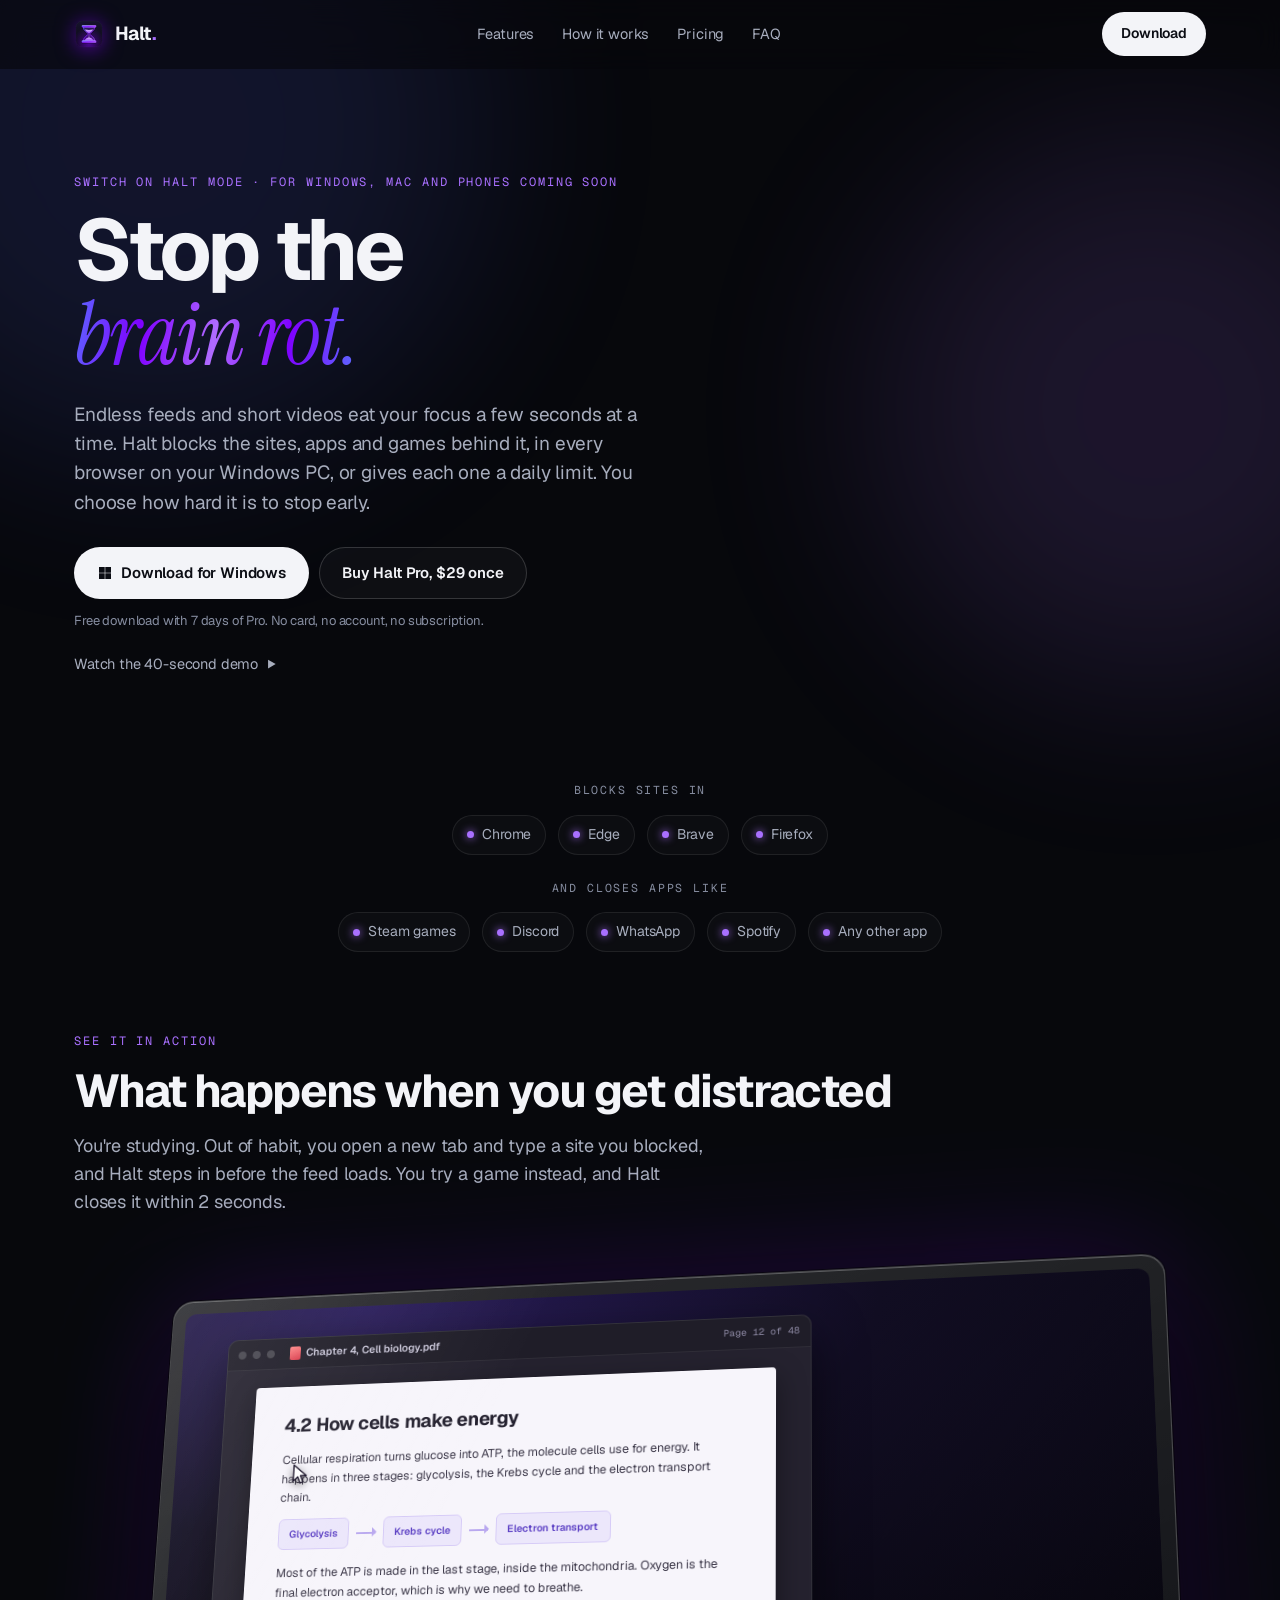
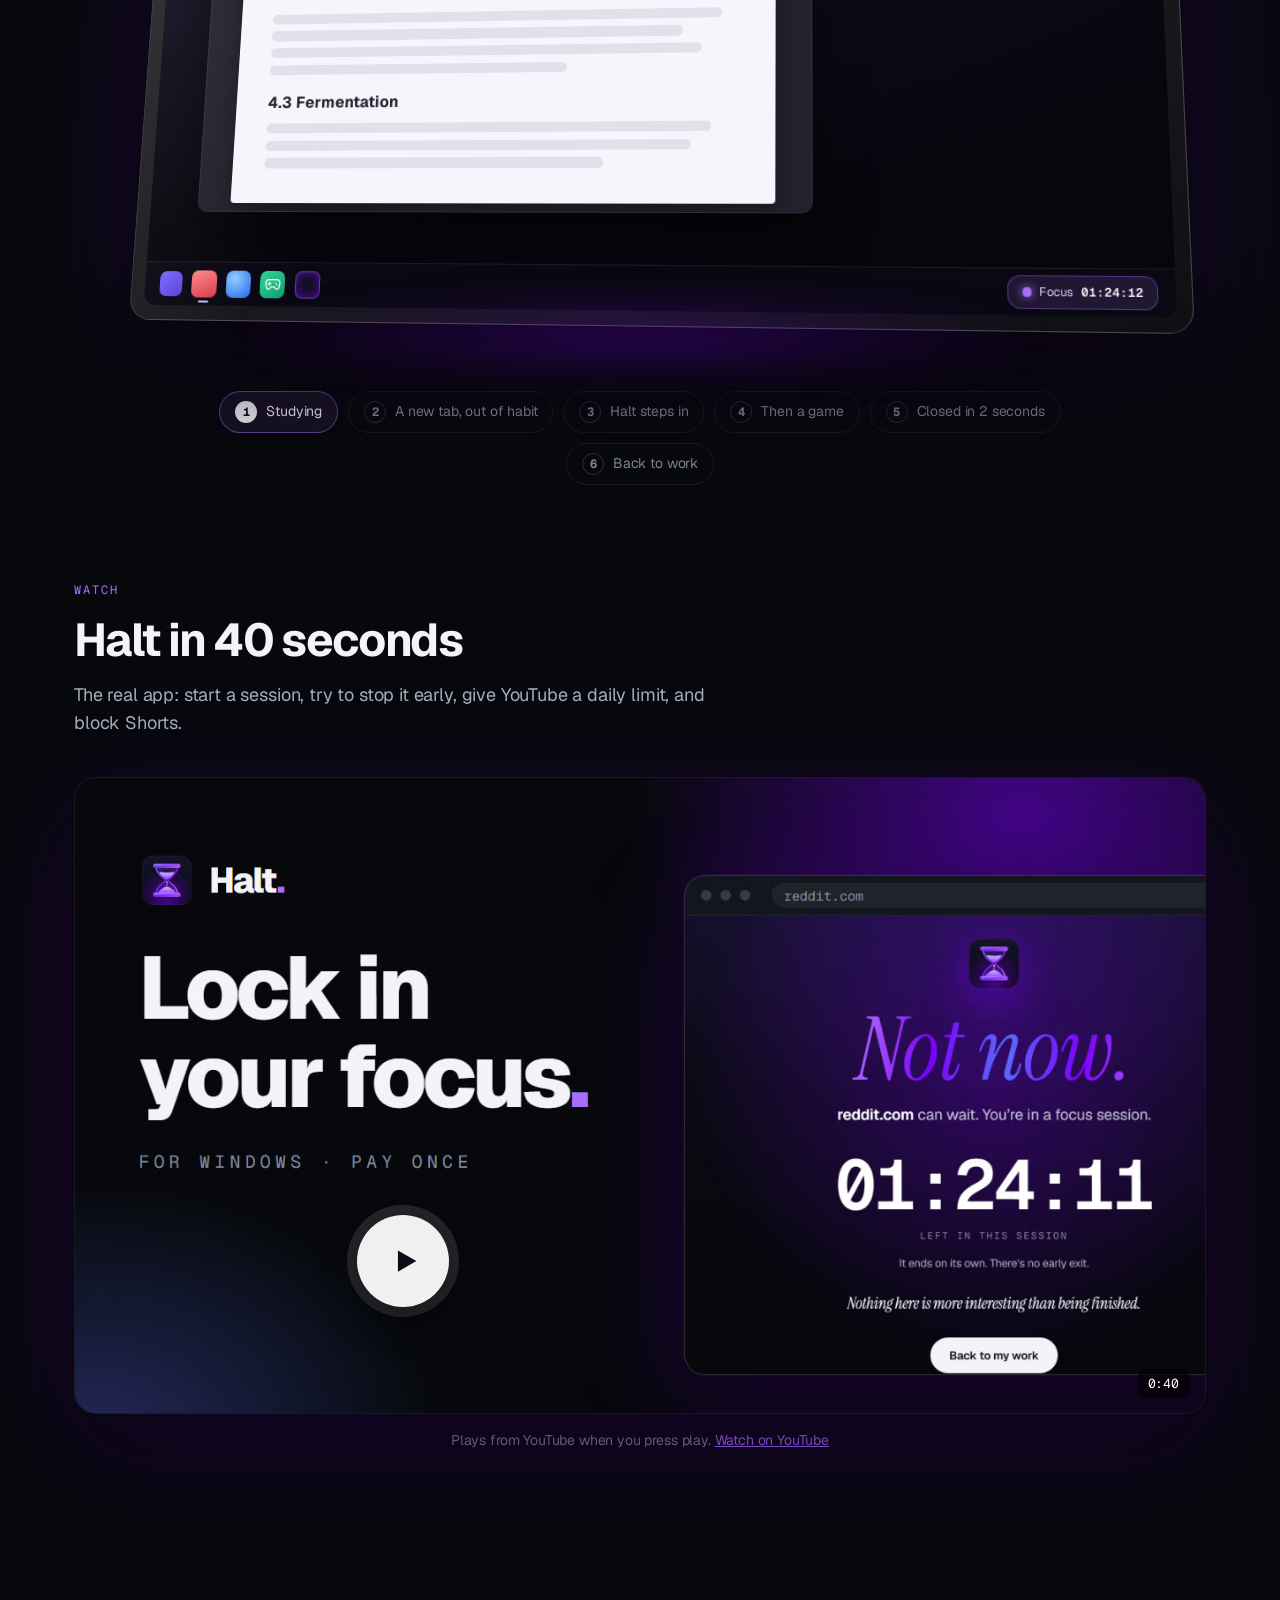
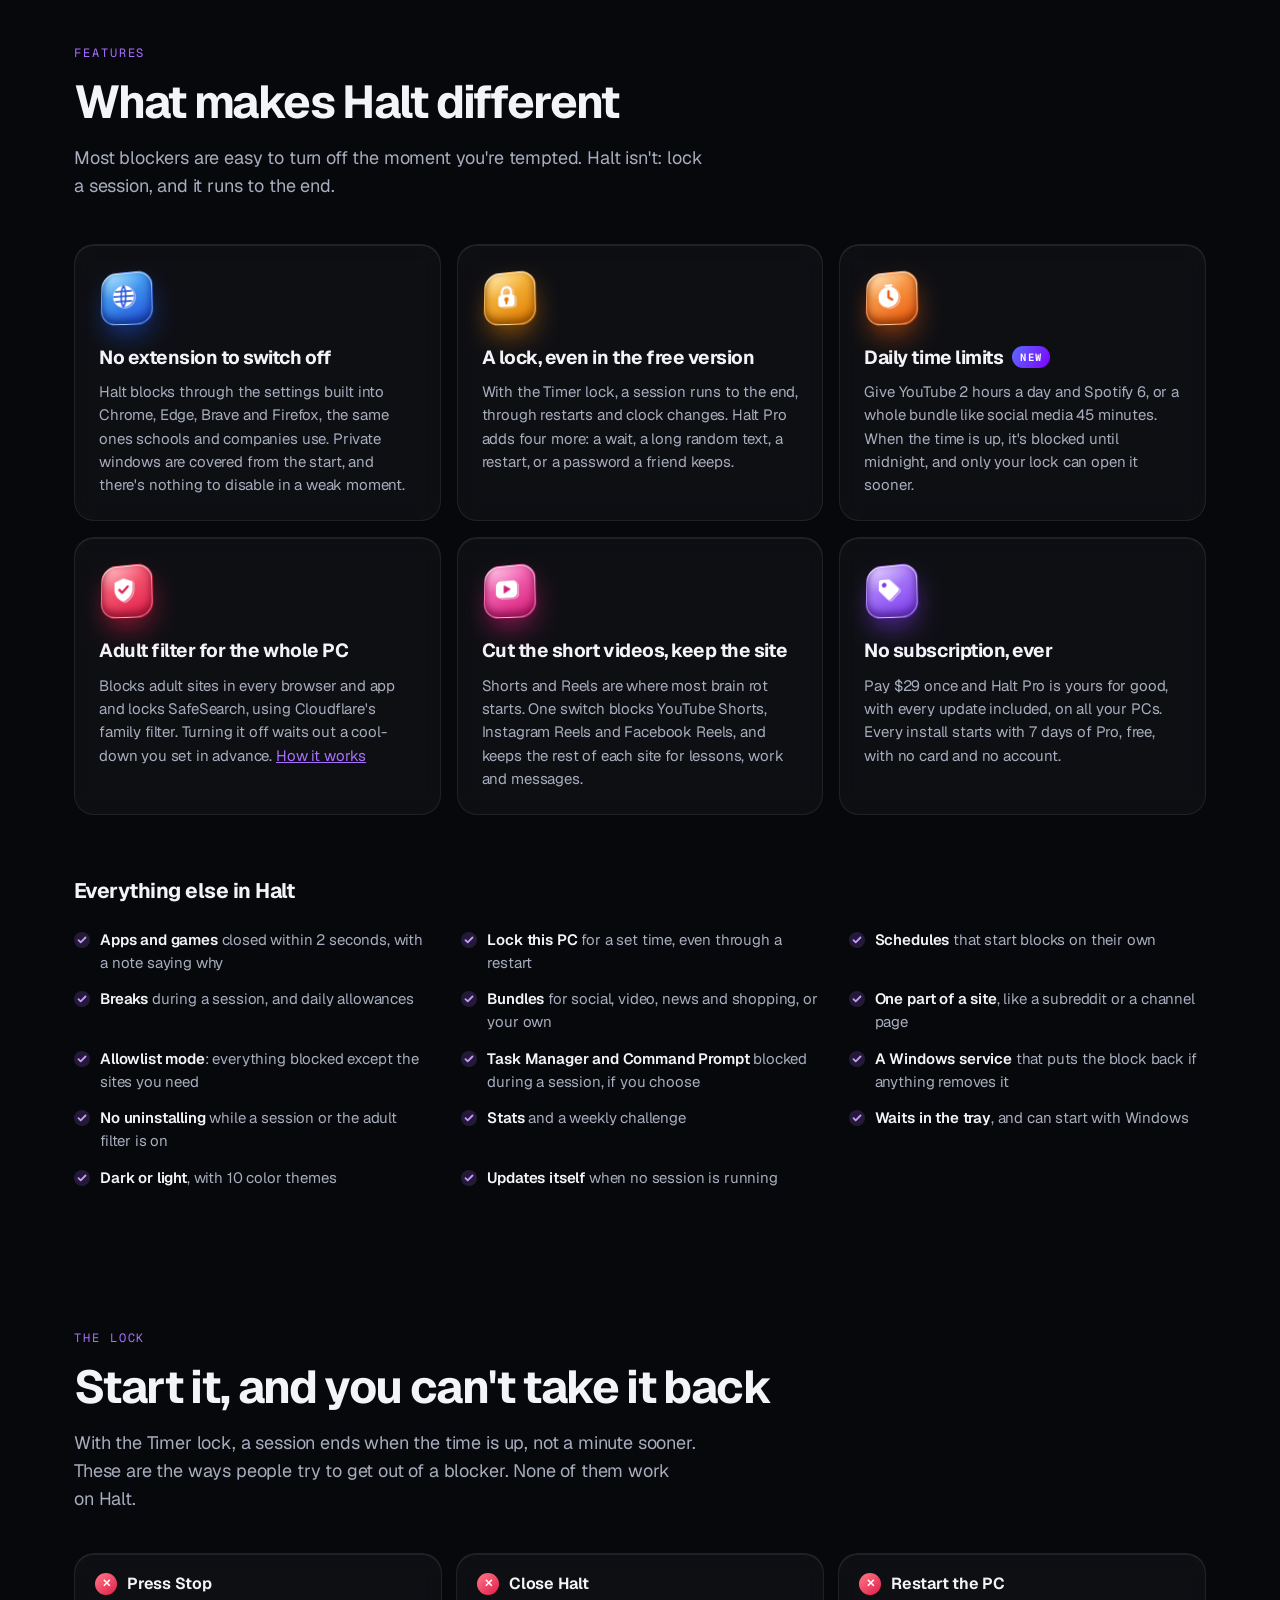
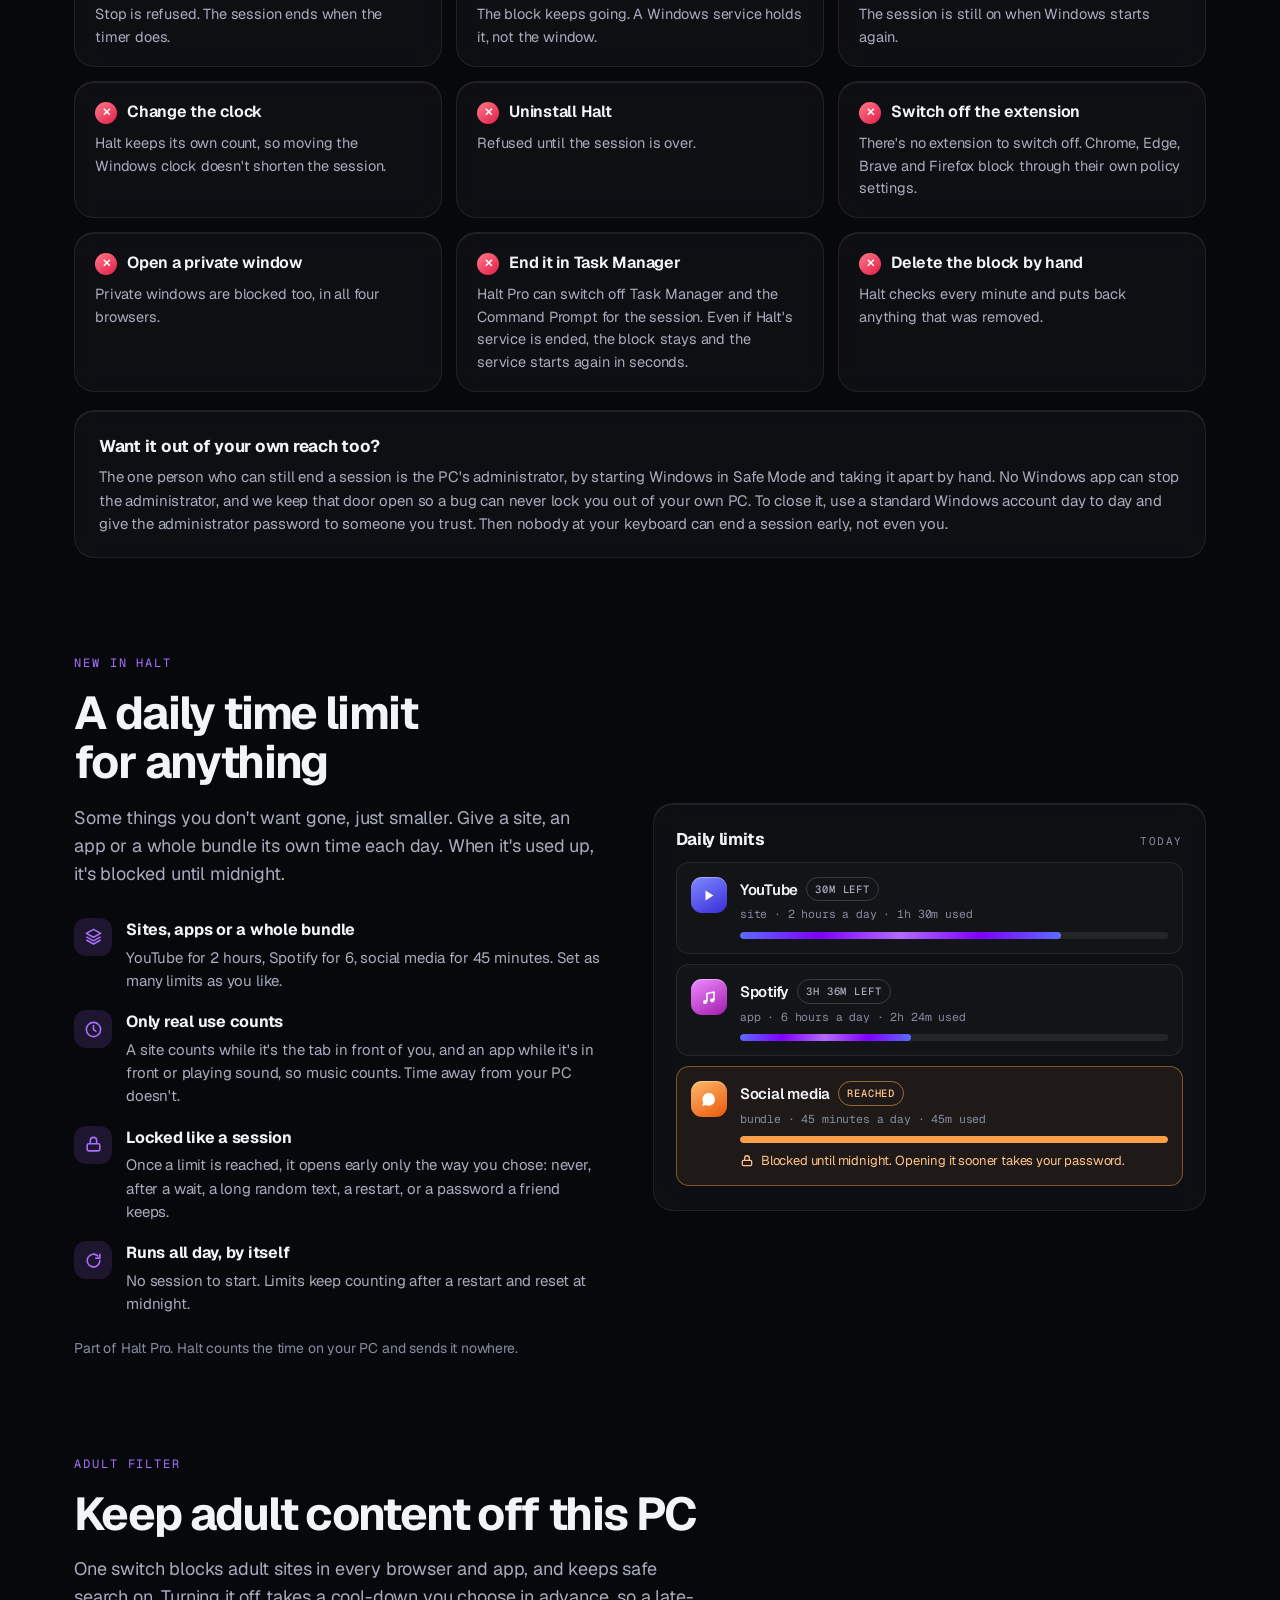
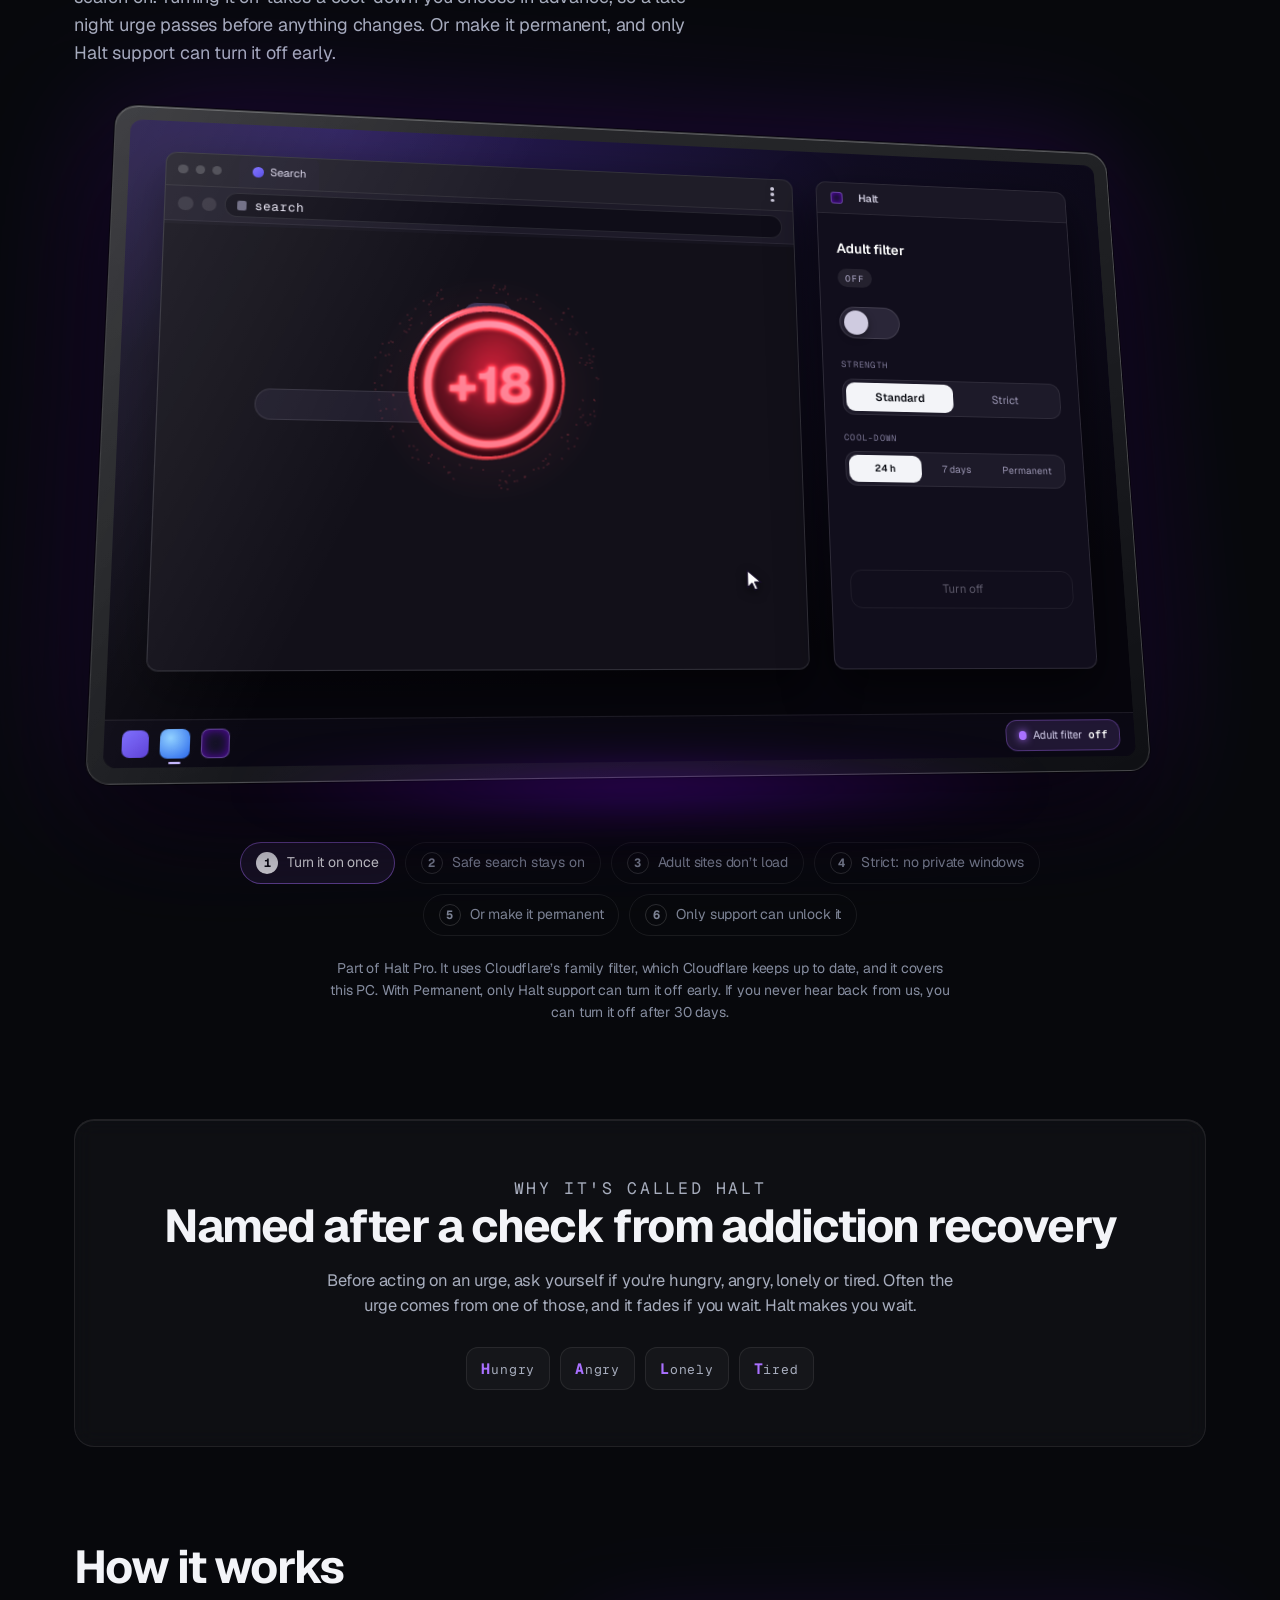
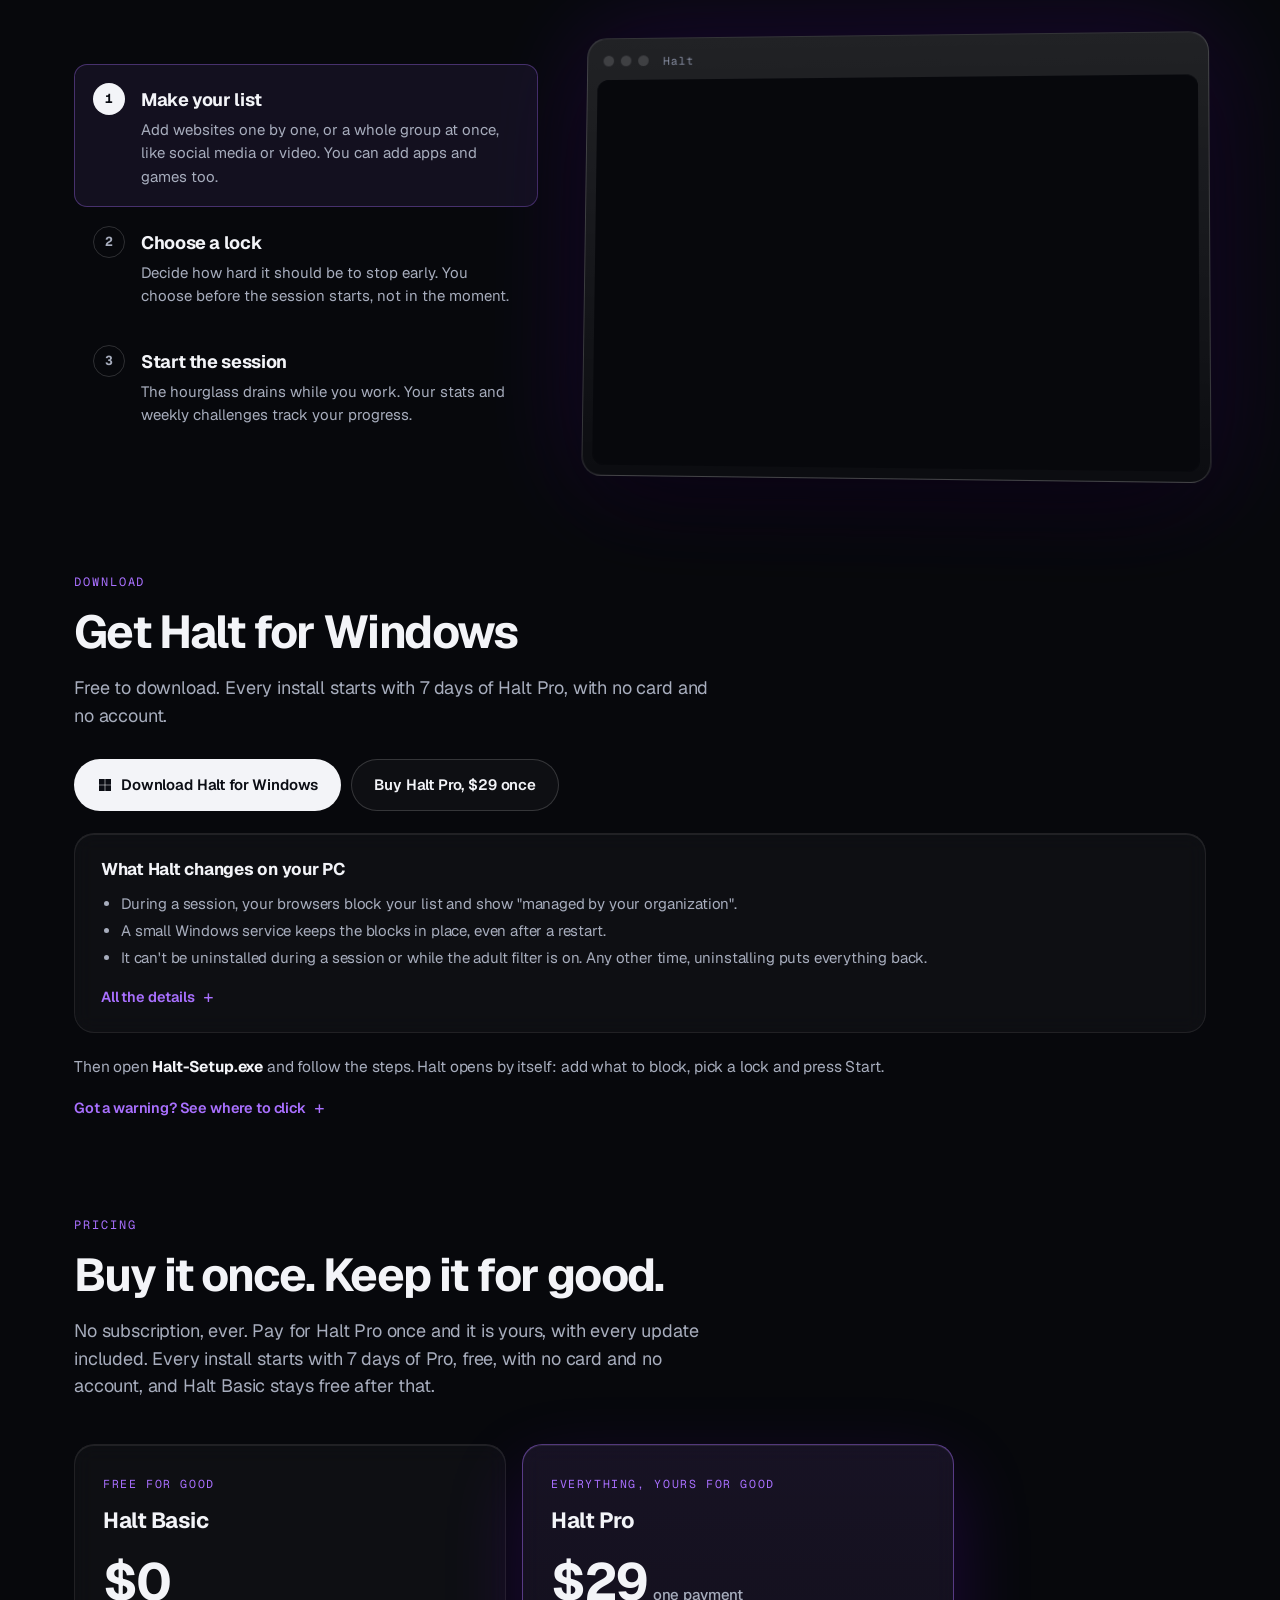
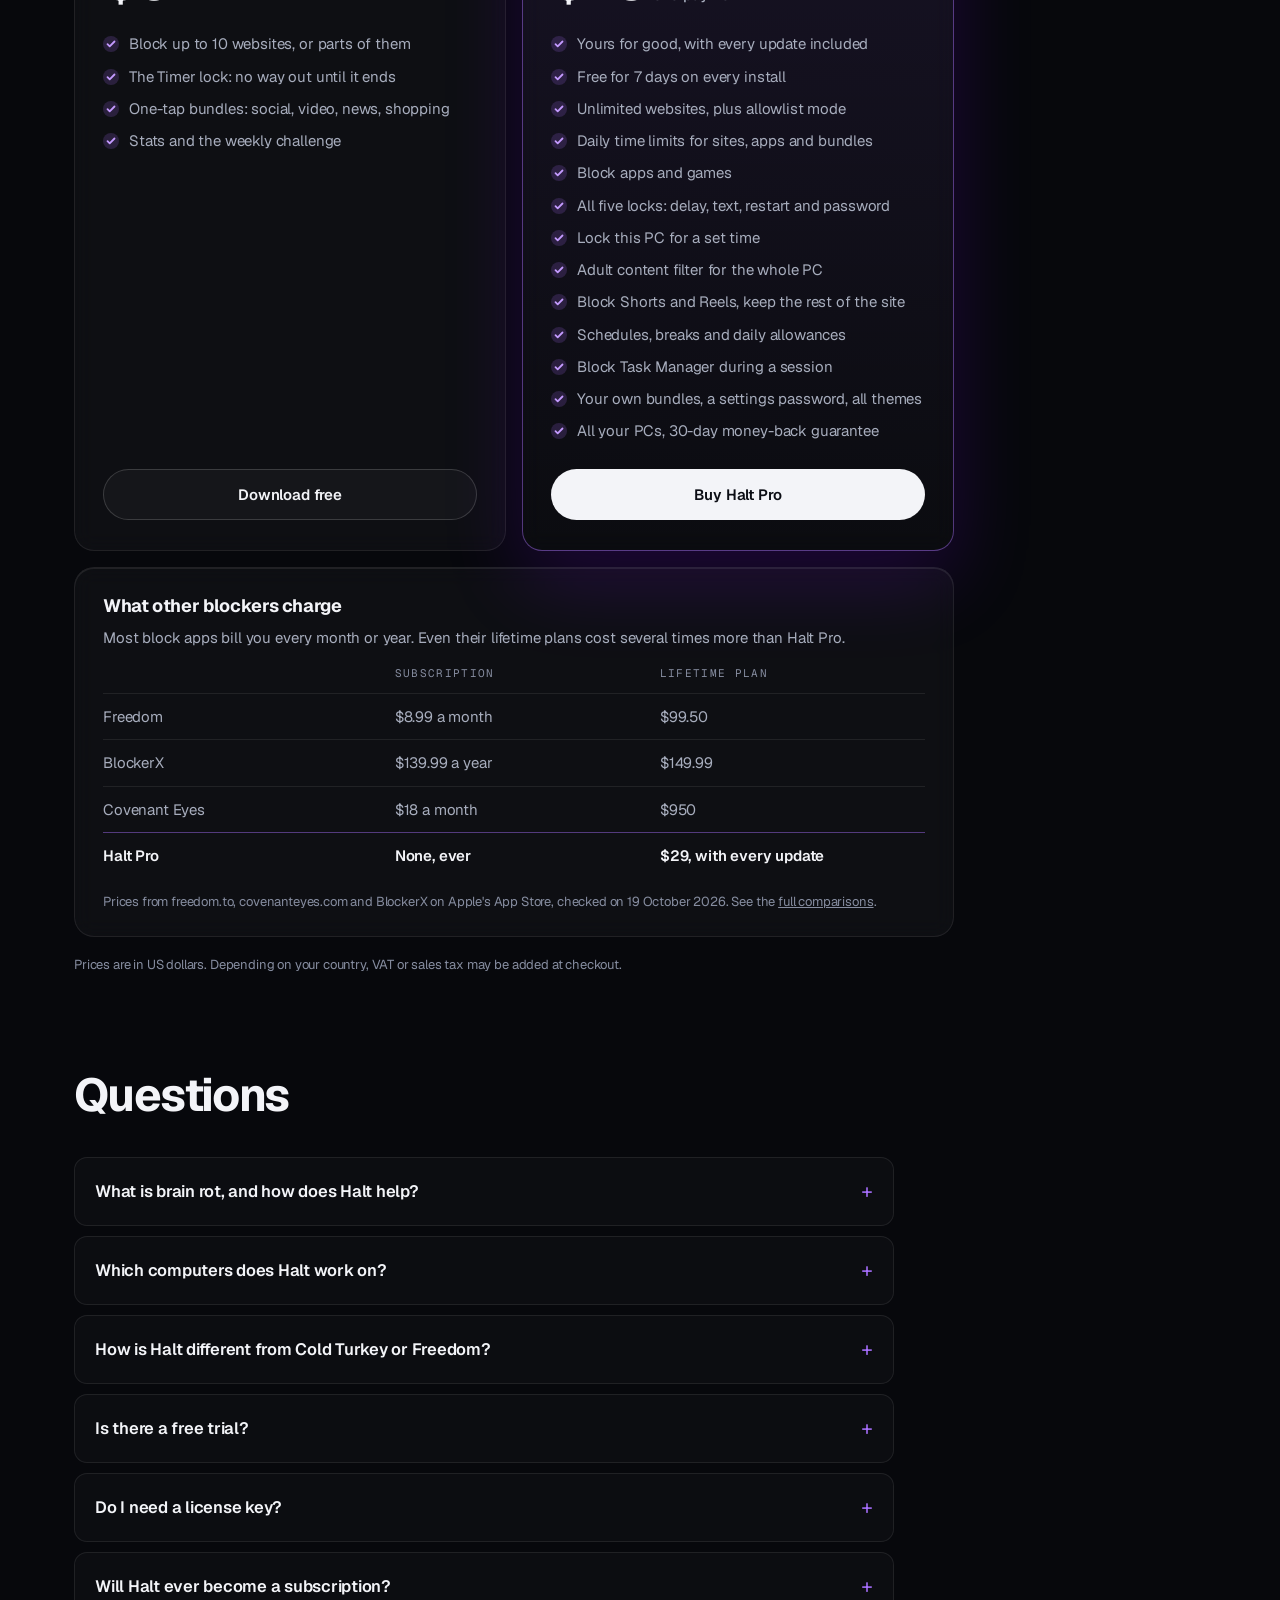
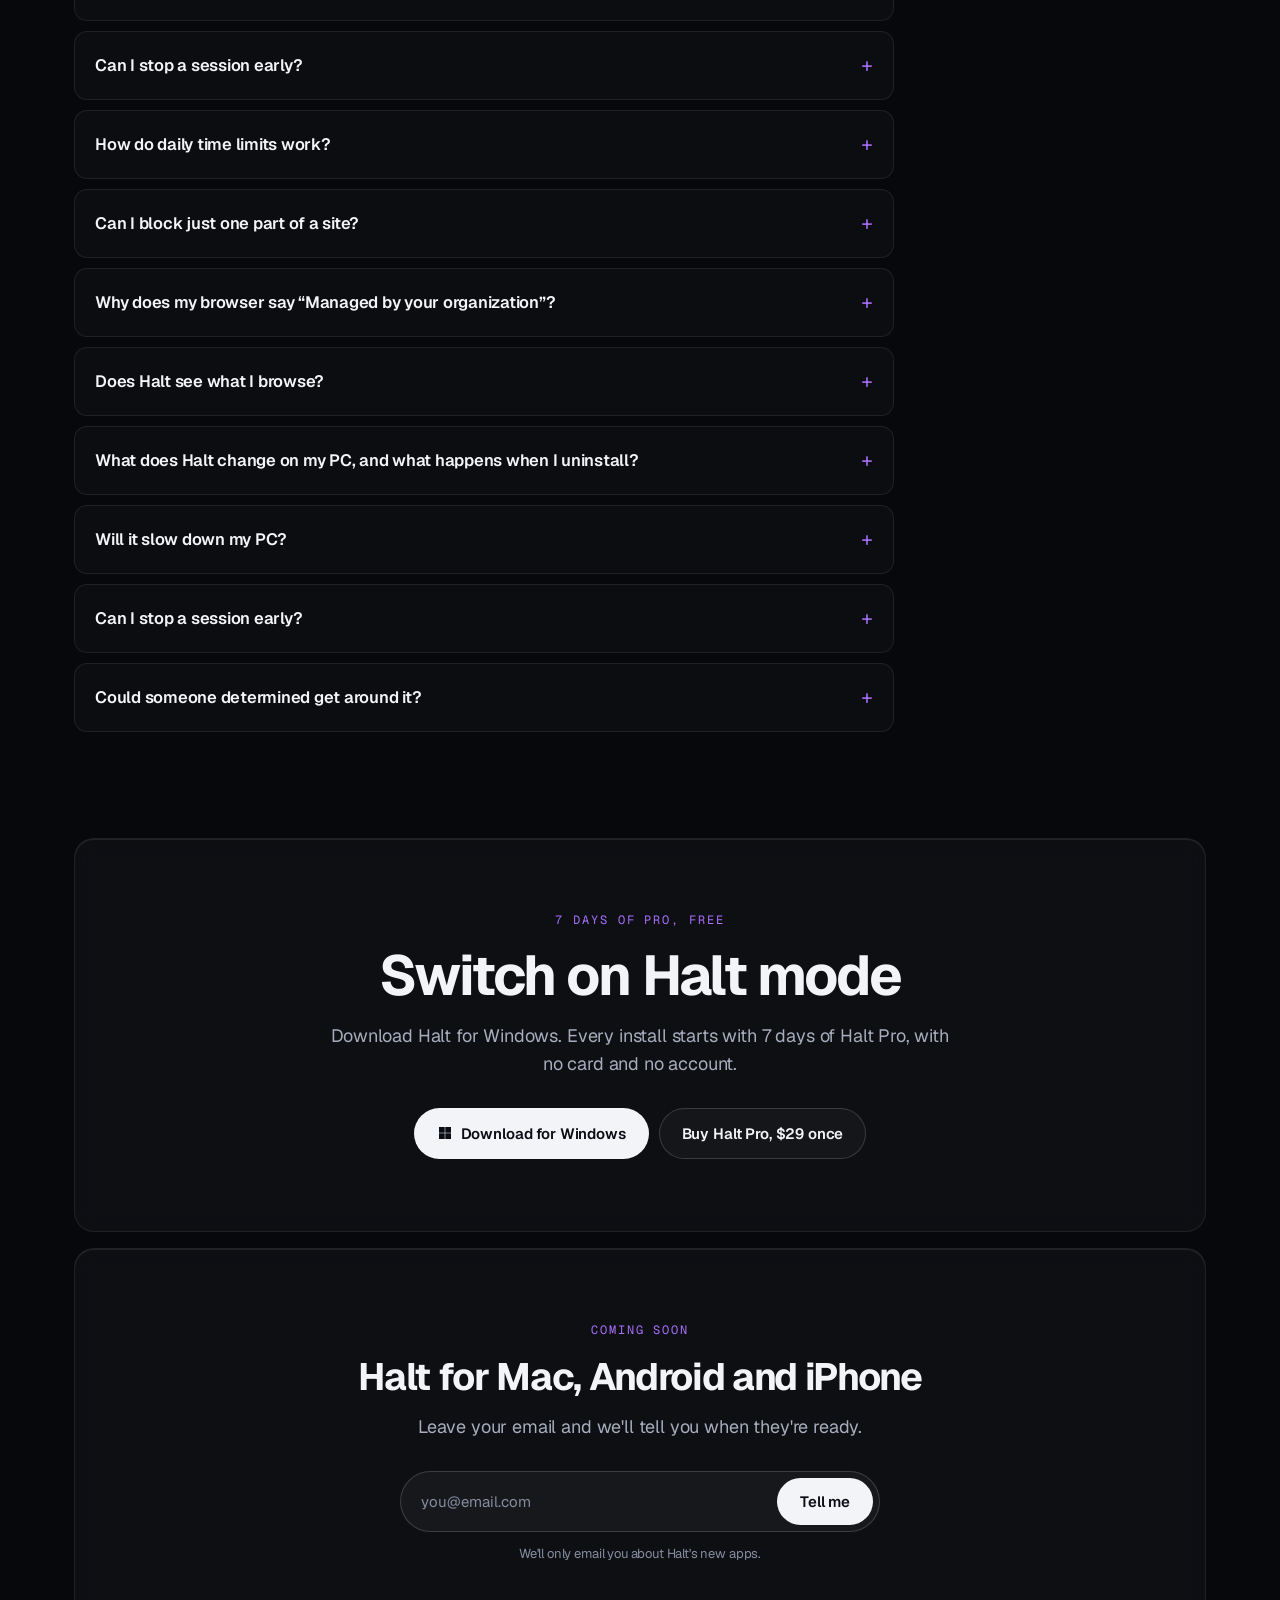
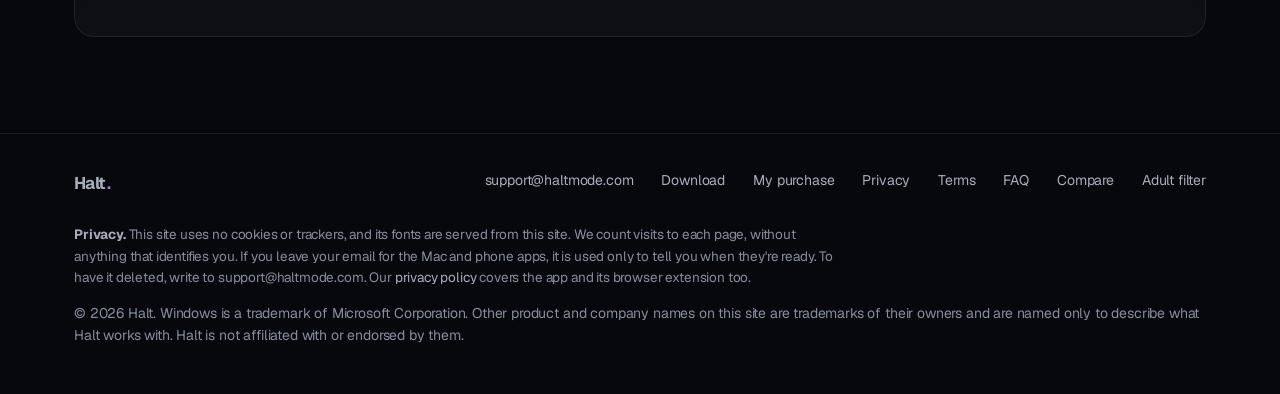
<file: index.html>
<!doctype html>
<html lang="en">
<head>
<meta charset="utf-8">
<meta name="viewport" content="width=device-width, initial-scale=1">
<title>Halt: stop the brain rot. Website and app blocker for Windows</title>
<meta name="description" content="Fight brain rot on your Windows PC. Halt blocks endless feeds, short videos, sites, apps and games in every browser, or gives each a daily limit. Pay once, no subscription.">
<meta name="theme-color" content="#07080c">
<meta property="og:type" content="website">
<meta property="og:url" content="https://haltmode.com/">
<meta property="og:title" content="Halt: stop the brain rot on your Windows PC">
<meta property="og:description" content="Block endless feeds, Shorts, Reels and the sites, apps and games you lose hours to on Windows, or give them a daily limit. Pay once, no subscription. Free 7-day Pro trial.">
<meta property="og:image" content="https://haltmode.com/assets/og.jpg">
<meta name="twitter:card" content="summary_large_image">
<link rel="canonical" href="https://haltmode.com/">
<link rel="icon" href="assets/logo.svg" type="image/svg+xml">
<script type="application/ld+json">
{"@context":"https://schema.org","@graph":[
 {"@type":"WebSite","@id":"https://haltmode.com/#website","url":"https://haltmode.com/","name":"Halt","alternateName":["Halt Mode","haltmode.com"],"publisher":{"@id":"https://haltmode.com/#org"}},
 {"@type":"Organization","@id":"https://haltmode.com/#org","name":"Halt","alternateName":"Halt Mode","url":"https://haltmode.com/","logo":"https://haltmode.com/assets/logo-300.png","email":"support@haltmode.com"},
 {"@type":"SoftwareApplication","@id":"https://haltmode.com/#app","name":"Halt","alternateName":"Halt Mode","url":"https://haltmode.com/","image":"https://haltmode.com/assets/og.jpg",
  "description":"Halt is a website and app blocker for Windows, built to fight brain rot. It blocks distracting websites in Chrome, Edge, Brave and Firefox through the browsers' own policy settings, closes blocked apps and games, gives sites and apps daily time limits, and includes an adult content filter for the whole PC. A lock decides how hard it is to stop a session early. Halt Pro is a one-time payment that includes every future update; Halt is never sold as a subscription.",
  "applicationCategory":"UtilitiesApplication","applicationSubCategory":"Website and app blocker","operatingSystem":"Windows",
  "featureList":["Blocks websites in Chrome, Edge, Brave and Firefox, private windows included, without relying on a browser extension","Blocks a single page, channel or playlist instead of a whole site","Closes blocked apps and games within 2 seconds","Daily time limits for websites, apps and bundles","Five locks: timer, delay, random text, restart, or a password someone else keeps","Adult content filter for the whole PC with SafeSearch locked","Blocks YouTube Shorts, Instagram Reels and Facebook Reels and keeps the rest of the site","Schedules, breaks and daily allowances","Lock the whole PC for a set time","No account; lists, stats and settings stay on the PC"],
  "offers":[{"@type":"Offer","name":"Halt Basic","price":"0","priceCurrency":"USD","description":"Free for good: up to 10 websites with the Timer lock, bundles and stats."},{"@type":"Offer","name":"Halt Pro","price":"29","priceCurrency":"USD","description":"One payment, no subscription. Yours for good, with every update included, on all your PCs, with a 30-day money-back guarantee. Every install starts with 7 days of Halt Pro, free."}],
  "publisher":{"@id":"https://haltmode.com/#org"}},
 {"@type":"VideoObject","@id":"https://haltmode.com/#video","name":"Halt in 40 seconds","description":"The real Halt app for Windows: start a focus session, try to stop it early with the Timer lock, give YouTube a daily limit, block YouTube Shorts, and turn on the adult filter.",
  "thumbnailUrl":"https://haltmode.com/assets/video/demo-poster.jpg","uploadDate":"2026-10-28T20:34:18-07:00","duration":"PT40S",
  "contentUrl":"https://www.youtube.com/watch?v=dLh6RvI-_Ho","embedUrl":"https://www.youtube-nocookie.com/embed/dLh6RvI-_Ho","publisher":{"@id":"https://haltmode.com/#org"}}
]}
</script>
<link rel="preload" href="assets/fonts/geist.woff2" as="font" type="font/woff2" crossorigin>
<script>document.documentElement.classList.add('js');
// what happens on this device, shown by the haltmode.com/?debug panel at the end of the page
window.__dbg={errors:[],heroFrames:0,demoSteps:0,hero:'not started'};
window.addEventListener('error',function(e){ __dbg.errors.push(e.message?e.message+(e.lineno?' (line '+e.lineno+')':''):'could not load '+((e.target&&(e.target.src||e.target.href))||'a file')); },true);
window.addEventListener('unhandledrejection',function(e){ __dbg.errors.push('promise: '+((e.reason&&e.reason.message)||e.reason)); });</script>
<style>
  /* fonts are served from this site, so no visitor data goes to a font service */
  @font-face{font-family:"Geist"; src:url(assets/fonts/geist.woff2) format("woff2"); font-weight:400 700; font-display:swap}
  @font-face{font-family:"Geist Mono"; src:url(assets/fonts/geist-mono.woff2) format("woff2"); font-weight:400 700; font-display:swap}
  @font-face{font-family:"Instrument Serif"; src:url(assets/fonts/instrument-serif-italic.woff2) format("woff2"); font-style:italic; font-weight:400; font-display:swap}
  :root{
    --bg:#07080c; --bg-1:#0b0d14;
    --card:rgba(255,255,255,.032); --card-hover:rgba(255,255,255,.055);
    --line:rgba(255,255,255,.08); --line-strong:rgba(255,255,255,.16);
    --tx:#f3f4f8; --tx-2:#a7adbd; --tx-3:#868da0;
    --c1:#5b6cff; --c2:#a970ff; --c3:#7f00ff; --c4:#b06bff; --c2rgb:169,112,255; --c3rgb:127,0,255;
    --grad-flow:linear-gradient(100deg,var(--c1) 0%,var(--c3) 12.5%,var(--c4) 25%,var(--c3) 37.5%,var(--c1) 50%,var(--c3) 62.5%,var(--c4) 75%,var(--c3) 87.5%,var(--c1) 100%);
    --sans:"Geist",-apple-system,BlinkMacSystemFont,"Segoe UI",Roboto,sans-serif;
    --mono:"Geist Mono",ui-monospace,Consolas,monospace;
    --serif:"Instrument Serif",Georgia,serif;
    --r:20px; --r-sm:13px; --ease:cubic-bezier(.22,.8,.22,1);
    --rim:inset 0 1px 0 rgba(255,255,255,.08);
    color-scheme:dark;
  }
  *{box-sizing:border-box}
  html{scroll-behavior:smooth}
  body{margin:0; background:var(--bg); color:var(--tx); font-family:var(--sans); font-size:16px; line-height:1.55; -webkit-font-smoothing:antialiased; letter-spacing:-.01em; overflow-x:hidden}
  a{color:inherit}
  img{max-width:100%; display:block}
  .wrap{position:relative; z-index:1; max-width:1180px; margin:0 auto; padding-inline:24px}
  @media(max-width:560px){ .wrap{padding-inline:16px} }
  .glow{position:fixed; inset:0; z-index:0; pointer-events:none; overflow:hidden}
  .glow i{position:absolute; border-radius:50%; filter:blur(100px); opacity:.13}
  .glow i:nth-child(1){width:52vw; height:52vw; left:-14vw; top:-16vw; background:var(--c1)}
  .glow i:nth-child(2){width:44vw; height:44vw; right:-12vw; top:10vw; background:var(--c2)}
  .glow i:nth-child(3){width:46vw; height:46vw; left:26vw; top:120vh; background:var(--c3)}
  @keyframes gradflow{from{background-position:0% 50%} to{background-position:100% 50%}}
  @keyframes gradglow{0%,100%{filter:drop-shadow(0 0 3px rgba(var(--c3rgb),.3))} 50%{filter:drop-shadow(0 0 12px rgba(var(--c2rgb),.6))}}
  .gt{font-family:var(--serif); font-style:italic; font-weight:400; padding-right:.08em; background:var(--grad-flow); background-size:200% 100%; -webkit-background-clip:text; background-clip:text; color:transparent; animation:gradflow 6s linear infinite, gradglow 3.2s ease-in-out infinite}
  .kicker{font-family:var(--mono); font-size:12px; letter-spacing:.16em; text-transform:uppercase; color:var(--c2); display:flex; align-items:center; gap:10px; margin:0 0 16px}
  .card{background:var(--card); border:1px solid var(--line); border-radius:var(--r); box-shadow:var(--rim); backdrop-filter:blur(10px); -webkit-backdrop-filter:blur(10px)}
  section{padding-block:96px; scroll-margin-top:76px}
  @media(max-width:700px){ section{padding-block:64px} }
  h2.t{font-size:clamp(30px,4.4vw,46px); line-height:1.08; letter-spacing:-.035em; font-weight:700; margin:0 0 16px; text-wrap:balance}
  .lead{font-size:18px; color:var(--tx-2); max-width:640px; margin:0; text-wrap:pretty}

  /* buttons and the email form */
  .btn{font-family:var(--sans); font-size:15px; font-weight:600; letter-spacing:-.01em; cursor:pointer; border:1px solid var(--line-strong); background:var(--card); color:var(--tx); padding:13px 22px; border-radius:999px; display:inline-flex; align-items:center; justify-content:center; gap:8px; text-decoration:none; transition:transform .25s var(--ease), background .25s, border-color .25s, box-shadow .25s; white-space:nowrap}
  .btn:hover{transform:translateY(-2px); background:var(--card-hover); border-color:rgba(255,255,255,.28)}
  .btn-primary{position:relative; overflow:hidden; background:var(--tx); color:#0b0d14; border-color:transparent}
  .btn-primary:hover{background:#fff; box-shadow:0 14px 40px rgba(var(--c3rgb),.5)}
  .btn-primary::before{content:""; position:absolute; inset:0; background:linear-gradient(120deg,transparent,rgba(255,255,255,.65),transparent); transform:translateX(-120%); transition:transform .7s var(--ease)}
  .btn-primary:hover::before{transform:translateX(120%)}
  .btn svg{width:16px; height:16px}
  .wl{display:flex; gap:8px; padding:6px; border-radius:999px; background:rgba(255,255,255,.04); border:1px solid var(--line-strong); max-width:480px; transition:border-color .2s, box-shadow .2s}
  .wl:focus-within{border-color:rgba(var(--c2rgb),.7); box-shadow:0 0 0 4px rgba(var(--c2rgb),.12)}
  .wl input{flex:1; min-width:0; background:none; border:0; border-radius:999px; outline:none; color:var(--tx); font:inherit; font-size:15px; padding:0 14px}
  .wl input::placeholder{color:var(--tx-3)}
  /* the browser's autofill paints its own square box behind a saved address; keep the field's own look */
  .wl input:-webkit-autofill, .wl input:-webkit-autofill:hover, .wl input:-webkit-autofill:focus{-webkit-text-fill-color:var(--tx); caret-color:var(--tx); transition:background-color 99999s 0s, color 99999s 0s}
  .wl button[disabled]{opacity:.7; cursor:progress}
  .wl .hp{position:absolute; left:-9999px; width:1px; height:1px; overflow:hidden}   /* a field only bots fill in */
  .wlnote{font-size:13px; color:var(--tx-3); margin:12px 0 0}
  .wlnote.ok{color:#8ff0c2}
  .wlnote.bad{color:#ffb4a8}
  .wlnote a{color:inherit; text-decoration:underline}
  @media(max-width:480px){ .wl{flex-direction:column; border-radius:20px; padding:8px} .wl input{padding:10px 12px; border-radius:14px} }

  /* header */
  header.top{position:sticky; top:0; z-index:20; backdrop-filter:blur(14px); -webkit-backdrop-filter:blur(14px); background:rgba(7,8,12,.62); border-bottom:1px solid transparent; transition:border-color .3s}
  header.top.scrolled{border-bottom-color:var(--line)}
  .nav{display:flex; align-items:center; justify-content:space-between; gap:16px; height:68px}
  .brand{display:flex; align-items:center; gap:11px; font-weight:700; font-size:19px; letter-spacing:-.03em; text-decoration:none}
  .brand b{color:var(--c2)}
  .brand img, .brand svg{width:30px; height:30px; filter:drop-shadow(0 2px 10px rgba(var(--c3rgb),.55))}
  .links{display:flex; gap:28px; font-size:14.5px; color:var(--tx-2)}
  .links a{text-decoration:none; transition:color .2s}
  .links a:hover{color:var(--tx)}
  .nav .btn{padding:10px 18px; font-size:14px}
  @media(max-width:820px){ .links{display:none} }

  /* hero */
  .hero{padding-top:56px; padding-bottom:40px}
  .herogrid{display:grid; grid-template-columns:minmax(0,1.05fr) minmax(0,.95fr); gap:24px; align-items:center}
  .hero h1{font-size:clamp(46px,7.4vw,86px); line-height:.98; letter-spacing:-.05em; font-weight:700; margin:0 0 22px}
  .hero h1 .gt{letter-spacing:-.02em}
  .hero .lead{font-size:19px; margin-bottom:30px}
  .hero .alt{display:inline-flex; margin-top:22px; font-size:14.5px; color:var(--tx-2); text-decoration:none; gap:6px; align-items:center}
  .hero .alt:hover{color:var(--tx)}
  /* the 3D scene covers the whole hero; the empty .stage box marks where its icons go */
  .herostage{position:relative}
  #scene{position:absolute; left:0; right:0; top:-60px; bottom:-60px; width:100%; height:calc(100% + 120px); display:block; z-index:0; pointer-events:none}
  .herogrid{position:relative; z-index:1}
  .stage{height:600px}
  @media(max-width:900px){ .herogrid{grid-template-columns:1fr} .stage{height:380px; order:-1} }
  @media(max-width:560px){ .stage{height:330px} }

  /* product shot */
  .shot{position:relative; border-radius:22px; padding:10px; background:linear-gradient(180deg,rgba(255,255,255,.09),rgba(255,255,255,.02)); border:1px solid var(--line-strong); box-shadow:0 40px 120px rgba(0,0,0,.6), 0 0 0 1px rgba(0,0,0,.4), 0 0 120px rgba(var(--c3rgb),.18)}
  .shot img{border-radius:14px; width:100%; height:auto}
  .shot .bar{display:flex; gap:7px; padding:4px 6px 10px}
  .shot .bar i{width:11px; height:11px; border-radius:50%; background:rgba(255,255,255,.14)}
  .productshot{margin-top:24px}

  /* works-with strip */
  .strip{display:flex; flex-wrap:wrap; justify-content:center; gap:10px 12px; margin-top:56px}
  .strip span.lbl{width:100%; text-align:center; font-family:var(--mono); font-size:11.5px; letter-spacing:.16em; text-transform:uppercase; color:var(--tx-3); margin-bottom:6px}
  .pill{display:inline-flex; align-items:center; gap:8px; font-size:14px; color:var(--tx-2); padding:8px 14px; border-radius:999px; border:1px solid var(--line); background:rgba(255,255,255,.025)}
  .pill i{width:7px; height:7px; border-radius:50%; background:var(--c2); box-shadow:0 0 8px var(--c2)}

  /* demo: a tilted 3D screen playing a short story. Sizes inside the screen are in cqw (1% of the
     screen's width), so the whole scene scales with it on any device */
  .demo{padding-top:40px}
  .stage3d{perspective:1800px; margin:44px auto 0; max-width:1040px; position:relative}
  .device{position:relative; border-radius:22px; padding:14px; background:linear-gradient(160deg,rgba(255,255,255,.14),rgba(255,255,255,.03)); border:1px solid rgba(255,255,255,.18);
    box-shadow:0 60px 120px rgba(0,0,0,.6), 0 0 0 1px rgba(0,0,0,.5), inset 0 1px 0 rgba(255,255,255,.25), 0 0 140px rgba(var(--c3rgb),.22);
    transform:rotateX(12deg) rotateY(-10deg) rotateZ(1deg); transform-style:preserve-3d; transition:transform 1.2s var(--ease)}
  .device::after{content:""; position:absolute; inset:0; border-radius:22px; background:linear-gradient(115deg,rgba(255,255,255,.1) 0%,rgba(255,255,255,0) 32%); pointer-events:none}
  .devshadow{position:absolute; left:10%; right:10%; bottom:-46px; height:60px; background:radial-gradient(ellipse at center,rgba(var(--c3rgb),.4),transparent 70%); filter:blur(22px)}
  .screen{position:relative; aspect-ratio:16/10; border-radius:12px; overflow:hidden; container-type:inline-size; background:radial-gradient(120% 90% at 20% 0%,#2a1d5c 0%,#110d22 45%,#07060d 100%); font-family:var(--sans); letter-spacing:0}
  .win{position:absolute; border-radius:1.1cqw; overflow:hidden; background:#16141f; border:1px solid rgba(255,255,255,.12); box-shadow:0 2cqw 5cqw rgba(0,0,0,.55); transition:transform .7s var(--ease), opacity .5s var(--ease), filter .5s; transform-origin:30% 100%}
  .pdfwin{left:5%; top:5%; width:62%; height:80%; z-index:2}
  .pdfwin.dim{filter:brightness(.5) saturate(.6)}
  .browserwin{left:25%; top:8%; width:70%; height:79%; z-index:3; opacity:0; transform:translateY(10cqw) scale(.55) rotateX(16deg)}
  .browserwin.open{opacity:1; transform:none}
  .wbar{height:3.4cqw; display:flex; align-items:center; gap:.7cqw; padding:0 1.1cqw; background:rgba(255,255,255,.04); border-bottom:1px solid rgba(255,255,255,.07); font-size:1.15cqw; color:#c9c6d8; white-space:nowrap}
  .wdot{width:.9cqw; height:.9cqw; border-radius:50%; background:rgba(255,255,255,.18); flex:none}
  .wtitle{margin-left:1cqw; display:flex; align-items:center; gap:.6cqw; font-weight:600; overflow:hidden; text-overflow:ellipsis}
  .docico{width:1.2cqw; height:1.5cqw; border-radius:.2cqw; background:linear-gradient(160deg,#ff8a8a,#d93a4a); flex:none}
  .wpage{margin-left:auto; font-family:var(--mono); font-size:1cqw; color:#8d89a3}
  .pdfbody{position:absolute; inset:3.4cqw 0 0; background:#25222f; padding:2cqw 3.4cqw; overflow:hidden}
  .page{position:relative; background:#f7f5fb; color:#24212f; border-radius:.4cqw; padding:2.8cqw 3.4cqw; box-shadow:0 1cqw 3cqw rgba(0,0,0,.4)}
  .ph{font-size:2cqw; font-weight:700; margin-bottom:1.1cqw; letter-spacing:-.02em}
  .ph2{font-size:1.6cqw; font-weight:700; margin:1.6cqw 0 .9cqw}
  .pt{font-size:1.25cqw; line-height:1.65; margin:0 0 1.2cqw; color:#3a3647}
  .hl{background-image:linear-gradient(transparent 55%, rgba(255,214,90,.8) 55%); background-repeat:no-repeat; background-size:0% 100%; transition:background-size 1.2s ease}
  .hl.on{background-size:100% 100%}
  .diagram{display:flex; align-items:center; gap:.8cqw; margin:0 0 1.5cqw; font-size:1.05cqw; font-weight:600}
  .diagram span{padding:.7cqw 1.1cqw; border-radius:.6cqw; background:#ece7fb; color:#5b3fc4; border:1px solid #d6cbf7}
  .diagram i{width:2cqw; height:.2cqw; background:#b9a8ef; position:relative}
  .diagram i::after{content:""; position:absolute; right:-.1cqw; top:-.45cqw; border:.55cqw solid transparent; border-left-color:#b9a8ef; border-right:0}
  .skel i{display:block; height:1cqw; border-radius:.5cqw; background:#e3dfeb; margin:.75cqw 0}
  .tab{margin-left:1cqw; display:flex; align-items:center; gap:.6cqw; padding:0 1.3cqw; height:100%; border-radius:.7cqw .7cqw 0 0; background:#201d2c; font-size:1.1cqw; color:#ddd9ee}
  .tabico{width:1.1cqw; height:1.1cqw; border-radius:50%; background:linear-gradient(140deg,#7c6cff,#4f46e5); flex:none}
  .urlbar{height:3.6cqw; display:flex; align-items:center; gap:.8cqw; padding:0 1.2cqw; background:#1d1a28; border-bottom:1px solid rgba(255,255,255,.06)}
  .navb{width:1.4cqw; height:1.4cqw; border-radius:50%; background:rgba(255,255,255,.1); flex:none}
  .url{flex:1; height:2.4cqw; border-radius:1.2cqw; background:#0f0d18; border:1px solid rgba(255,255,255,.1); display:flex; align-items:center; padding:0 1.1cqw; font-family:var(--mono); font-size:1.25cqw; color:#ece9f7; transition:border-color .3s, box-shadow .3s}
  .url.focus{border-color:rgba(var(--c2rgb),.85); box-shadow:0 0 0 .3cqw rgba(var(--c2rgb),.2)}
  .lockico{width:.9cqw; height:1cqw; border-radius:.2cqw; background:#6b6880; margin-right:.8cqw; flex:none}
  .caret{width:.13cqw; height:1.5cqw; background:#c4b5fd; margin-left:.1cqw; opacity:0}
  .url.focus .caret{opacity:1; animation:blink 1s steps(1) infinite}
  @keyframes blink{50%{opacity:0}}
  .loadbar{height:.3cqw; width:0; background:var(--grad-flow); background-size:200% 100%; animation:gradflow 2s linear infinite; transition:width .8s ease, opacity .3s}
  .bcontent{position:absolute; inset:7.3cqw 0 0; background:#121019; overflow:hidden}
  .newtab{position:absolute; inset:0; display:grid; place-content:center; justify-items:center; gap:1.6cqw; transition:opacity .35s}
  .ntlogo{width:5cqw; height:5cqw; border-radius:1.4cqw; background:linear-gradient(140deg,#3b3557,#24203a)}
  .ntsearch{width:30cqw; height:3cqw; border-radius:1.5cqw; background:#1f1c2b; border:1px solid rgba(255,255,255,.08)}
  .nttiles{display:flex; gap:1.2cqw} .nttiles i{width:4cqw; height:4cqw; border-radius:1cqw; background:#1f1c2b}
  .blocked{position:absolute; inset:0; display:flex; flex-direction:column; align-items:center; justify-content:center; text-align:center; background:radial-gradient(100% 80% at 50% 0%,#24164d 0%,#0e0b19 62%);
    opacity:0; transform:scale(1.05); filter:blur(8px); transition:opacity .6s var(--ease), transform .8s var(--ease), filter .6s}
  .blocked.on{opacity:1; transform:none; filter:none}
  .bglow{position:absolute; width:42cqw; height:42cqw; border-radius:50%; background:radial-gradient(circle,rgba(var(--c3rgb),.35),transparent 65%); top:-12cqw; animation:breathe 4s ease-in-out infinite}
  .blogo{position:relative; width:6.2cqw; height:6.2cqw; filter:drop-shadow(0 .8cqw 2cqw rgba(var(--c3rgb),.6)); margin-bottom:1.2cqw}
  .blocked.on .blogo{animation:pop .7s var(--ease)}
  @keyframes pop{0%{transform:scale(.4) rotate(-12deg); opacity:0} 60%{transform:scale(1.12) rotate(3deg); opacity:1} 100%{transform:none}}
  .bhead{position:relative; font-family:var(--serif); font-style:italic; font-size:5cqw; line-height:1; padding:0 .2em; background:var(--grad-flow); background-size:200% 100%; -webkit-background-clip:text; background-clip:text; color:transparent; animation:gradflow 6s linear infinite}
  .bsub{position:relative; font-size:1.35cqw; color:#bcb7d1; margin-top:1cqw} .bsub b{color:#fff}
  .bclock{position:relative; font-family:var(--mono); font-size:4.2cqw; font-weight:600; letter-spacing:-.02em; margin-top:2cqw; color:#fff; font-variant-numeric:tabular-nums}
  .bleft{position:relative; font-family:var(--mono); font-size:.95cqw; letter-spacing:.16em; text-transform:uppercase; color:#8f88ad}
  .bbtn{position:relative; margin-top:2.3cqw; padding:1cqw 2.2cqw; border-radius:2cqw; background:#f3f4f8; color:#0b0d14; font-weight:600; font-size:1.25cqw; transition:transform .15s, box-shadow .2s}
  .bbtn.press{transform:scale(.93); box-shadow:0 0 0 .5cqw rgba(var(--c2rgb),.35)}
  .bfoot{position:absolute; bottom:1.5cqw; font-family:var(--mono); font-size:.9cqw; letter-spacing:.14em; text-transform:uppercase; color:#6f6890}
  .taskbar{position:absolute; left:0; right:0; bottom:0; height:4.4cqw; display:flex; align-items:center; gap:1cqw; padding:0 1.6cqw; background:rgba(12,10,22,.75); backdrop-filter:blur(10px); -webkit-backdrop-filter:blur(10px); border-top:1px solid rgba(255,255,255,.08); z-index:5}
  .tbstart{width:2.4cqw; height:2.4cqw; border-radius:.7cqw; background:linear-gradient(140deg,#7c6cff,#5b3fd6)}
  .tbicon{width:2.6cqw; height:2.6cqw; border-radius:.7cqw; position:relative; transition:transform .2s}
  .tbicon.active::after{content:""; position:absolute; left:28%; right:28%; bottom:-.55cqw; height:.25cqw; border-radius:.2cqw; background:#c4b5fd}
  .tbpdf{background:linear-gradient(160deg,#ff8a8a,#d93a4a)} .tbweb{background:radial-gradient(circle at 35% 30%,#8fd0ff,#2563eb)}
  .tbhalt{background:#141026; border:1px solid rgba(var(--c2rgb),.5); box-shadow:inset 0 0 1cqw rgba(var(--c3rgb),.6)}
  .tbfocus{margin-left:auto; display:flex; align-items:center; gap:.7cqw; font-size:1.1cqw; color:#d9d4f1; padding:.6cqw 1.2cqw; border-radius:1.2cqw; background:rgba(var(--c2rgb),.14); border:1px solid rgba(var(--c2rgb),.35)}
  .tbfocus i{width:.8cqw; height:.8cqw; border-radius:50%; background:var(--c2); box-shadow:0 0 .8cqw var(--c2); animation:breathe 2s infinite}
  .tbfocus b{font-family:var(--mono); font-weight:600; color:#fff; font-variant-numeric:tabular-nums}
  .mcursor{position:absolute; width:2.4cqw; height:2.4cqw; left:60%; top:70%; z-index:10; filter:drop-shadow(0 .3cqw .5cqw rgba(0,0,0,.5)); transition-property:left,top,transform; transition-duration:.8s,.8s,.12s; transition-timing-function:cubic-bezier(.45,.05,.25,1)}
  .mcursor.down{transform:scale(.82)}
  .clickring{position:absolute; width:3cqw; height:3cqw; margin:-1.5cqw 0 0 -1.5cqw; border-radius:50%; border:.25cqw solid rgba(196,181,253,.9); z-index:9; opacity:0; pointer-events:none}
  .clickring.go{animation:ring .5s ease-out}
  @keyframes ring{from{opacity:1; transform:scale(.3)} to{opacity:0; transform:scale(1.7)}}
  .adring.go{animation:ringcam .5s ease-out}
  @keyframes ringcam{from{opacity:1; transform:scale(calc(var(--cs) * .3))} to{opacity:0; transform:scale(calc(var(--cs) * 1.7))}}
  @keyframes breathe{0%,100%{opacity:.7} 50%{opacity:1}}
  .demosteps{list-style:none; padding:0; margin:70px auto 0; display:flex; justify-content:center; gap:10px; flex-wrap:wrap; max-width:920px}
  .demosteps li{display:flex; align-items:center; gap:9px; font-size:14px; color:var(--tx-3); padding:9px 15px; border-radius:999px; border:1px solid var(--line); transition:.4s var(--ease)}
  .demosteps li b{font-family:var(--mono); font-size:12px; width:22px; height:22px; border-radius:50%; display:grid; place-items:center; border:1px solid var(--line-strong)}
  .demosteps li.on{color:var(--tx); border-color:rgba(var(--c2rgb),.55); background:rgba(var(--c2rgb),.1)}
  .demosteps li.on b{background:var(--tx); color:#0b0d14; border-color:transparent}
  @media(max-width:700px){ .device{padding:7px; border-radius:14px; transform:rotateX(8deg) rotateY(-5deg)} .device::after{border-radius:14px} .screen{border-radius:8px} .demosteps{margin-top:46px; gap:8px} .demosteps li{font-size:12.5px; padding:7px 12px} }

  /* demo: the game launcher Halt closes, and the message the Halt service shows */
  .gamewin{left:20%; top:9%; width:58%; height:72%; z-index:6; opacity:0; transform:translateY(16cqw) scale(.3); transform-origin:50% 100%; background:#0f1420}
  .gamewin.open{opacity:1; transform:none}
  .gamewin.closing{opacity:0; transform:scale(.92); transition:transform .3s ease-in, opacity .3s ease-in}
  .padico{width:1.4cqw; height:1.4cqw; border-radius:.35cqw; background:linear-gradient(140deg,#34d399,#0e9f6e); flex:none}
  .gbody{position:absolute; inset:3.4cqw 0 0; padding:2cqw; background:linear-gradient(180deg,#141b2b,#0b0f18)}
  .gbanner{height:42%; border-radius:.8cqw; background:linear-gradient(120deg,#1f3b5c,#3b2a6b 55%,#14324a); position:relative; overflow:hidden}
  .gbanner::after{content:""; position:absolute; inset:0; background:linear-gradient(100deg,transparent 30%,rgba(255,255,255,.12) 50%,transparent 70%); background-size:250% 100%; animation:gshine 1.4s linear infinite}
  @keyframes gshine{from{background-position:120% 0} to{background-position:-120% 0}}
  .gtiles{display:flex; gap:1.2cqw; margin-top:1.6cqw} .gtiles i{flex:1; height:7cqw; border-radius:.6cqw; background:#1a2234}
  .gload{display:flex; align-items:center; gap:.8cqw; margin-top:1.8cqw; font-size:1.15cqw; color:#8fa3bf}
  .gload span{width:1.3cqw; height:1.3cqw; border-radius:50%; border:.22cqw solid rgba(143,163,191,.3); border-top-color:#8fa3bf; animation:gspin .8s linear infinite}
  @keyframes gspin{to{transform:rotate(360deg)}}
  .tbgame{background:linear-gradient(140deg,#34d399,#0e9f6e); display:grid; place-items:center}
  .tbgame svg{width:72%; height:72%}
  .msgbox{position:absolute; left:50%; top:42%; width:36cqw; z-index:8; border-radius:.8cqw; overflow:hidden; background:#2b2a33; border:1px solid rgba(255,255,255,.14); box-shadow:0 2.4cqw 6cqw rgba(0,0,0,.6); font-size:1.3cqw; color:#ecebf3;
    opacity:0; transform:translate(-50%,-50%) scale(.9); transition:opacity .3s var(--ease), transform .4s var(--ease); pointer-events:none}
  .msgbox.on{opacity:1; transform:translate(-50%,-50%)}
  .mbbar{display:flex; justify-content:space-between; align-items:center; padding:.8cqw 1.2cqw; font-size:1.05cqw; color:#c9c7d6}
  .mbx{font-size:1.3cqw; line-height:1; color:#8e8b9e}
  .mbbody{display:flex; gap:1.2cqw; align-items:flex-start; padding:1cqw 1.6cqw 2cqw; line-height:1.5}
  .mbico{flex:none; width:2.4cqw; height:2.4cqw; border-radius:50%; display:grid; place-items:center; background:#3b82f6; color:#fff; font-weight:700; font-family:var(--serif); font-style:italic; font-size:1.5cqw}
  .mbfoot{display:flex; justify-content:flex-end; padding:1.1cqw 1.4cqw; background:#211f28; border-top:1px solid rgba(255,255,255,.06)}
  .mbok{padding:.6cqw 2.4cqw; border-radius:.5cqw; background:#3a3845; border:1px solid rgba(255,255,255,.16); font-size:1.15cqw; transition:transform .15s}
  .mbok.press{transform:scale(.93)}

  /* adult filter scene: the same kind of 3D screen, with a browser and Halt's filter card */
  .adevice{transform:rotateX(12deg) rotateY(10deg) rotateZ(-1deg)}
  .abrowser{left:3.5%; top:5%; width:63%; height:81%; z-index:3}
  .amenu{margin-left:auto; display:flex; flex-direction:column; gap:.25cqw; padding:.55cqw .75cqw; border-radius:.4cqw; transition:background .2s}
  .amenu i{width:.36cqw; height:.36cqw; border-radius:50%; background:#c9c6d8}
  .amenu.hot{background:rgba(255,255,255,.12)}
  .apage{position:absolute; inset:0; opacity:0; transition:opacity .35s}
  .apage.on{opacity:1}
  .sbar{display:flex; align-items:center; gap:1.2cqw; padding:1.8cqw 2cqw 1.4cqw; border-bottom:1px solid rgba(255,255,255,.06)}
  .sq{flex:1; height:3cqw; border-radius:1.5cqw; background:#1f1c2b; border:1px solid rgba(255,255,255,.1); display:flex; align-items:center; padding:0 1.3cqw; font-family:var(--mono); font-size:1.3cqw; color:#ece9f7; letter-spacing:.12em; transition:border-color .3s, box-shadow .3s}
  .sq.focus{border-color:rgba(var(--c2rgb),.85); box-shadow:0 0 0 .3cqw rgba(var(--c2rgb),.2)}
  .ssafe{display:flex; align-items:center; gap:.6cqw; padding:.75cqw 1.2cqw; border-radius:1.5cqw; font-size:1.15cqw; color:#e9e5fb; background:rgba(var(--c2rgb),.16); border:1px solid rgba(var(--c2rgb),.45); white-space:nowrap; opacity:0; transition:opacity .4s, box-shadow .3s}
  .ssafe.hot{box-shadow:0 0 0 .3cqw rgba(var(--c2rgb),.28)}
  .sdot{width:.7cqw; height:.7cqw; border-radius:50%; background:#4ade80; box-shadow:0 0 .6cqw #4ade80}
  .slock{display:inline-block; position:relative; width:.85cqw; height:.72cqw; margin:0 0 0 .3cqw; border-radius:.15cqw; background:currentColor; opacity:.85; flex:none; transform:translateY(.12cqw)}
  .slock::before{content:""; position:absolute; left:50%; bottom:85%; width:.52cqw; height:.46cqw; margin-left:-.26cqw; border:.13cqw solid currentColor; border-bottom:0; border-radius:.3cqw .3cqw 0 0}
  .sres{padding:1.8cqw 2cqw; opacity:0; transform:translateY(.8cqw); transition:opacity .5s var(--ease), transform .5s var(--ease)}
  .apage.show .ssafe, .apage.show .sres{opacity:1; transform:none}
  .sres .r{margin-bottom:1.5cqw} .sres .r i{display:block; height:.85cqw; border-radius:.45cqw; background:#24212f; margin:.5cqw 0} .sres .r i:first-child{width:38%; height:1.15cqw; background:#3a3260}
  .sres .imgs{display:flex; gap:1cqw; margin-top:.6cqw} .sres .imgs i{flex:1; height:7cqw; border-radius:.7cqw; background:linear-gradient(140deg,#2b4a63,#3d3570)}
  .sres .imgs i:nth-child(2){background:linear-gradient(140deg,#3a5a3a,#2a4a5f)} .sres .imgs i:nth-child(3){background:linear-gradient(140deg,#5b4636,#3a3a62)} .sres .imgs i:nth-child(4){background:linear-gradient(140deg,#2f5d5a,#463a6b)}
  .sdrop{position:absolute; right:2cqw; top:6.2cqw; width:17cqw; z-index:2; border-radius:.8cqw; background:#211e2d; border:1px solid rgba(255,255,255,.14); box-shadow:0 1.6cqw 4cqw rgba(0,0,0,.5); padding:.6cqw; font-size:1.2cqw; opacity:0; transform:translateY(-.6cqw); transition:.25s var(--ease)}
  .sdrop.on{opacity:1; transform:none}
  .sopt{display:flex; align-items:center; justify-content:space-between; padding:.75cqw .9cqw; border-radius:.5cqw; color:#ece9f7}
  .sopt.cur{background:rgba(var(--c2rgb),.18)} .sopt.no{color:#6f6a85}
  .shake{animation:shake .4s}
  @keyframes shake{20%,60%{transform:translateX(-.4cqw)} 40%,80%{transform:translateX(.4cqw)}}
  .aerror{display:flex; flex-direction:column; justify-content:center; padding:0 7cqw; background:#1b1a21}
  .eico{width:4cqw; height:4.6cqw; border-radius:.4cqw; border:.3cqw solid #8b889a; position:relative; margin-bottom:2.2cqw}
  .eico::after{content:""; position:absolute; left:50%; top:50%; width:5.6cqw; height:.3cqw; background:#8b889a; transform:translate(-50%,-50%) rotate(-48deg)}
  .ehead{font-size:2.3cqw; font-weight:600; letter-spacing:-.01em; color:#ecebf2}
  .esub{font-size:1.25cqw; color:#9a97aa; margin-top:1.1cqw}
  .pmenu{position:absolute; right:1cqw; top:3.6cqw; width:21cqw; z-index:4; border-radius:.8cqw; background:#24212f; border:1px solid rgba(255,255,255,.14); box-shadow:0 1.6cqw 4cqw rgba(0,0,0,.55); padding:.6cqw; font-size:1.2cqw; opacity:0; transform:translateY(-.6cqw); transition:.25s var(--ease)}
  .pmenu.on{opacity:1; transform:none}
  .pmenu span{display:flex; align-items:center; padding:.7cqw .9cqw; border-radius:.5cqw; color:#ece9f7}
  .pmenu .dis{color:#6b6780; background:rgba(255,255,255,.03)}
  .pmenu .sep{height:1px; padding:0; margin:.4cqw 0; background:rgba(255,255,255,.08)}
  .ahalt{left:69%; top:5%; width:27.5%; height:81%; z-index:3; background:#110e1c}
  .hico{width:1.3cqw; height:1.3cqw; border-radius:.35cqw; background:#141026; border:1px solid rgba(var(--c2rgb),.6); box-shadow:inset 0 0 .6cqw rgba(var(--c3rgb),.7); flex:none; margin-left:.4cqw}
  .ahbody{position:absolute; inset:3.4cqw 0 0; padding:1.9cqw 1.9cqw 1.6cqw; display:flex; flex-direction:column}
  .ahrow{display:flex; align-items:center; justify-content:space-between; font-size:1.45cqw; font-weight:600; color:#fff}
  .apill{font-family:var(--mono); font-size:.95cqw; font-weight:500; letter-spacing:.08em; text-transform:uppercase; padding:.35cqw .8cqw; border-radius:1cqw; background:rgba(255,255,255,.08); color:#a19cb8; transition:.3s}
  .apill.on{background:rgba(74,222,128,.16); color:#86efac}
  .aswitch{margin:1.9cqw 0 .4cqw; width:6.4cqw; height:3.4cqw; border-radius:1.7cqw; background:#2a2638; border:1px solid rgba(255,255,255,.12); position:relative; transition:background .35s}
  .aswitch i{position:absolute; left:.35cqw; top:.3cqw; width:2.6cqw; height:2.6cqw; border-radius:50%; background:#cfcbe0; box-shadow:0 .3cqw .8cqw rgba(0,0,0,.4); transition:transform .35s var(--ease), background .35s}
  .aswitch.on{background:linear-gradient(135deg,var(--c1),var(--c3))} .aswitch.on i{transform:translateX(3cqw); background:#fff}
  .ahlbl{font-family:var(--mono); font-size:.9cqw; letter-spacing:.14em; text-transform:uppercase; color:#7f7a98; margin:1.7cqw 0 .7cqw}
  .aseg{display:flex; padding:.3cqw; border-radius:1.2cqw; background:#1d1a29; border:1px solid rgba(255,255,255,.08)}
  .aseg span{flex:1; text-align:center; padding:.6cqw 0; border-radius:.9cqw; font-size:1.15cqw; color:#9d98b5; transition:.3s}
  .aseg span.on{background:#f3f4f8; color:#0b0d14; font-weight:600}
  .aval{font-size:1.35cqw; color:#fff}
  .aoff{margin-top:auto; text-align:center; padding:.9cqw 0; border-radius:1.2cqw; border:1px solid rgba(255,255,255,.18); font-size:1.2cqw; color:#e9e5fb; opacity:.35; transition:opacity .3s, transform .15s}
  .aoff.live{opacity:1} .aoff.press{transform:scale(.95)}
  .acool{font-size:1.1cqw; line-height:1.5; color:#c9c4e0; margin-top:1cqw; min-height:3.3cqw; opacity:0; transition:opacity .4s}
  .acool.on{opacity:1} .acool b{font-family:var(--mono); color:#fff; font-variant-numeric:tabular-nums}
  .awave{position:absolute; width:10cqw; height:10cqw; margin:-5cqw 0 0 -5cqw; border-radius:50%; z-index:7; pointer-events:none; opacity:0;
    background:radial-gradient(circle, rgba(var(--c3rgb),0) 42%, rgba(var(--c3rgb),.4) 62%, rgba(var(--c2rgb),0) 72%)}
  .awave.go{animation:awave 1.7s cubic-bezier(.2,.6,.3,1) forwards}
  @keyframes awave{0%{opacity:1; transform:scale(.2)} 100%{opacity:0; transform:scale(22)}}
  .ashield{position:absolute; left:35%; top:45%; z-index:8; display:flex; flex-direction:column; align-items:center; gap:1.3cqw; opacity:0; transform:translate(-50%,-50%) scale(.6); pointer-events:none; transition:opacity .5s var(--ease), transform .7s var(--ease)}
  .ashield.on{opacity:1; transform:translate(-50%,-50%)}
  .ashield svg{width:9cqw; height:9cqw; filter:drop-shadow(0 1cqw 3cqw rgba(var(--c3rgb),.75))}
  .ashield span{font-size:1.6cqw; font-weight:600; color:#fff; white-space:nowrap; padding:.7cqw 1.7cqw; border-radius:2cqw; background:rgba(12,10,22,.78); border:1px solid rgba(255,255,255,.16); -webkit-backdrop-filter:blur(8px); backdrop-filter:blur(8px)}
  /* while the filter is on, a soft glow runs around the whole screen: it covers the whole PC */
  .screen.guarded::after{content:""; position:absolute; inset:0; z-index:6; pointer-events:none; border-radius:inherit; box-shadow:inset 0 0 0 .22cqw rgba(var(--c2rgb),.6), inset 0 0 6cqw rgba(var(--c3rgb),.38); animation:breathe 3s ease-in-out infinite}
  /* the search page starts as a home page; the box moves up when results come */
  #asearch .sbar{transition:padding .6s var(--ease), border-color .6s}
  #asearch.home .sbar{padding:16cqw 9cqw 0; border-bottom-color:transparent}
  #asearch .sbar::before{content:""; position:absolute; left:50%; top:7cqw; width:5cqw; height:5cqw; margin-left:-2.5cqw; border-radius:1.4cqw; background:linear-gradient(140deg,#3b3557,#24203a); opacity:0; transition:opacity .4s}
  #asearch.home .sbar::before{opacity:1}
  /* adult scene: the app's 3D +18 coin over the browser, then docked in the corner of Halt's card */
  .acoin{position:absolute; left:35%; top:42%; width:30cqw; height:30cqw; z-index:8; transform:translate(-50%,-50%); opacity:0; pointer-events:none; transition:transform .9s var(--ease), opacity .4s}
  .acoin.show{opacity:1}
  .nocoin .acoin{display:none}
  .ashield{top:63%}
  .ashield svg{display:none}
  .nocoin .ashield{top:45%} .nocoin .ashield svg{display:block}
  .ahhead{display:flex; align-items:center; justify-content:space-between; gap:1cqw}
  .ahtitle{font-size:1.45cqw; font-weight:600; color:#fff; margin-bottom:.7cqw}
  .acoinspot{width:9cqw; height:9cqw; flex:none; margin:-1cqw -.6cqw -1cqw 0}
  .ahhead + .aswitch{margin-top:1.1cqw}
  .acd span{font-size:1.02cqw}
  .acool b{font-family:var(--mono); color:#fff; letter-spacing:.06em}
  .anote{text-align:center; color:var(--tx-3); font-size:14px; margin:22px auto 0; max-width:620px}
  @media(max-width:700px){ .adevice{transform:rotateX(8deg) rotateY(5deg)} }

  /* features */
  .fgrid{display:grid; grid-template-columns:repeat(3,1fr); gap:16px; margin-top:44px}
  @media(max-width:960px){ .fgrid{grid-template-columns:repeat(2,1fr)} }
  @media(max-width:620px){ .fgrid{grid-template-columns:1fr} }
  .feat{padding:26px 24px 24px; transition:transform .3s var(--ease), background .3s, border-color .3s}
  .feat:hover{transform:translateY(-4px); background:var(--card-hover); border-color:var(--line-strong)}
  .feat h3{font-size:19px; letter-spacing:-.025em; margin:18px 0 8px; font-weight:700}
  .feat p{margin:0; font-size:15px; color:var(--tx-2)}
  .newtag{display:inline-block; vertical-align:3px; margin-left:9px; font-family:var(--mono); font-size:10.5px; font-weight:600; letter-spacing:.12em; text-transform:uppercase; color:#fff; padding:3px 8px; border-radius:999px; background:linear-gradient(120deg,var(--c1),var(--c3))}
  /* everything else, as a compact list */
  .alsohead{margin:60px 0 0; font-size:21px; letter-spacing:-.025em; font-weight:700}
  .also{list-style:none; padding:0; margin:20px 0 0; display:grid; grid-template-columns:repeat(3,1fr); gap:13px 30px; color:var(--tx-2); font-size:15px}
  @media(max-width:960px){ .also{grid-template-columns:repeat(2,1fr)} }
  @media(max-width:620px){ .also{grid-template-columns:1fr} }
  .also li{display:flex; gap:10px; align-items:flex-start}
  .also b{color:var(--tx); font-weight:600}
  .pronote{margin:22px 0 0; color:var(--tx-3); font-size:14px}
  .pronote a{color:var(--c2)}
  /* the lock: the usual ways out, and why none of them work */
  .exits{list-style:none; padding:0; margin:40px 0 0; display:grid; grid-template-columns:repeat(3,1fr); gap:14px}
  @media(max-width:960px){ .exits{grid-template-columns:repeat(2,1fr)} }
  @media(max-width:620px){ .exits{grid-template-columns:1fr} }
  .exits li{padding:18px 20px}
  .exits b{display:flex; gap:10px; align-items:center; font-size:16px; font-weight:650; letter-spacing:-.015em; color:var(--tx)}
  .exits b::before{content:"\2715"; display:grid; place-items:center; width:22px; height:22px; flex:none; border-radius:50%; font-size:11px; font-weight:700; color:#fff; background:linear-gradient(140deg,#ff7a8a,#e11d48)}
  .exits p{margin:7px 0 0; font-size:14.5px; color:var(--tx-2)}
  .reach{margin-top:18px; padding:22px 24px}
  .reach h3{margin:0 0 6px; font-size:17px; letter-spacing:-.015em}
  .reach p{margin:0; font-size:15px; color:var(--tx-2)}
  /* what Halt changes on the PC, next to every download button */
  .changes{margin-top:22px; padding:22px 26px; text-align:left}
  .changes h3{margin:0 0 10px; font-size:17px; letter-spacing:-.015em}
  .changes ul{margin:0; padding-left:20px; color:var(--tx-2); font-size:15px; line-height:1.55}
  .changes li{margin:4px 0}
  .changes p{margin:10px 0 0; color:var(--tx-3); font-size:14px}
  /* the demo video: a picture with a play button; YouTube loads only when it's pressed */
  .vid{position:relative; margin-top:40px; aspect-ratio:16/9; border-radius:22px; overflow:hidden; background:#07080c; border:1px solid var(--line);
       box-shadow:0 40px 90px rgba(0,0,0,.45), 0 30px 120px rgba(127,0,255,.22)}
  .vid button{all:unset; position:absolute; inset:0; cursor:pointer; display:block}
  .vid img{width:100%; height:100%; object-fit:cover; display:block; transition:transform .6s var(--ease), filter .4s}
  .vid button:hover img, .vid button:focus-visible img{transform:scale(1.02); filter:brightness(1.08)}
  .vid button:focus-visible{outline:3px solid var(--c2); outline-offset:-3px; border-radius:22px}
  .vidbtn{position:absolute; left:29%; top:76%; width:92px; height:92px; margin:-46px 0 0 -46px; border-radius:50%; display:grid; place-items:center;
          background:rgba(255,255,255,.94); box-shadow:0 10px 40px rgba(0,0,0,.45), 0 0 0 10px rgba(255,255,255,.12); transition:transform .3s var(--ease)}
  .vid button:hover .vidbtn{transform:scale(1.08)}
  .vidbtn svg{width:34px; height:34px; margin-left:5px; color:#0b0d14}
  .vidlen{position:absolute; right:16px; bottom:14px; padding:5px 10px; border-radius:8px; background:rgba(0,0,0,.65); color:#fff; font-family:var(--mono); font-size:13px}
  .vid iframe{position:absolute; inset:0; width:100%; height:100%; border:0}
  .vidnote{margin:16px 0 0; text-align:center; color:var(--tx-3); font-size:14px}
  .vidnote a{color:var(--c2)}
  @media(max-width:620px){ .vidbtn{width:54px; height:54px; margin:-27px 0 0 -27px; top:81%; box-shadow:0 8px 24px rgba(0,0,0,.45), 0 0 0 6px rgba(255,255,255,.12)} .vidbtn svg{width:22px; height:22px; margin-left:3px} }
  /* daily limits spotlight: the copy beside a still mock of the Limits tab */
  .lgrid{display:grid; grid-template-columns:1fr 1.05fr; gap:52px; align-items:center}
  @media(max-width:900px){ .lgrid{grid-template-columns:1fr; gap:36px} }
  .lpoints{list-style:none; padding:0; margin:30px 0 0; display:grid; gap:18px}
  .lpoints li{display:grid; grid-template-columns:auto 1fr; column-gap:14px; row-gap:3px}
  .lpoints .li{grid-row:span 2; width:38px; height:38px; border-radius:12px; display:grid; place-items:center; background:rgba(var(--c2rgb),.14); color:var(--c2)}
  .lpoints .li svg{width:19px; height:19px}
  .lpoints b{font-size:16px; letter-spacing:-.015em}
  .lpoints li > span:last-child{color:var(--tx-2); font-size:15px}
  .lnote{color:var(--tx-3); font-size:14px; margin:22px 0 0}
  .lmock{padding:22px 22px 24px}
  .lmh{display:flex; justify-content:space-between; align-items:baseline; margin-bottom:6px}
  .lmh b{font-size:17px; letter-spacing:-.02em}
  .lmh span{font-family:var(--mono); font-size:11px; letter-spacing:.14em; text-transform:uppercase; color:var(--tx-3)}
  .lrow{display:flex; align-items:flex-start; gap:13px; padding:14px; border:1px solid var(--line); border-radius:var(--r-sm); background:rgba(255,255,255,.025); margin-top:10px}
  .lrow.over{border-color:rgba(255,170,90,.42); background:rgba(255,170,90,.07)}
  .lico{width:36px; height:36px; border-radius:11px; flex:none; display:grid; place-items:center; color:#fff; box-shadow:inset 0 1px 0 rgba(255,255,255,.35)}
  .lico svg{width:19px; height:19px}
  .lbody{min-width:0; flex:1}
  .ln{display:flex; align-items:center; flex-wrap:wrap; gap:8px; font-weight:600; font-size:15px; letter-spacing:-.015em}
  .lpill{font-family:var(--mono); font-size:10.5px; font-weight:500; letter-spacing:.08em; text-transform:uppercase; padding:3px 8px; border-radius:999px; border:1px solid var(--line-strong); color:var(--tx-2)}
  .lrow.over .lpill{border-color:rgba(255,170,90,.55); color:#ffc48a}
  .lmeta{font-family:var(--mono); font-size:11.5px; color:var(--tx-3); margin-top:4px}
  .lbar{height:7px; border-radius:999px; background:rgba(255,255,255,.07); overflow:hidden; margin-top:9px}
  .lbar i{display:block; height:100%; width:0; border-radius:999px; background:var(--grad-flow); background-size:200% 100%; transition:width 1.6s var(--ease) .25s}
  .lrow.over .lbar i{background:#ff9f4a}
  .lmock.in .lbar i, html:not(.js) .lbar i{width:var(--w)}   /* the bars fill when the card comes into view */
  .lunlock{display:flex; align-items:flex-start; gap:7px; margin-top:9px; font-size:13px; color:#ffc48a; line-height:1.4}
  .lunlock svg{width:14px; height:14px; flex:none; margin-top:2px}
  /* the feature cards flip in one after another and settle (the classic "flip in"); they are hidden only once
     the script that plays it is running, and the hover lift works again as soon as a card has settled */
  .flipready .flipin{opacity:0}
  .flipready .flipin.in{opacity:1; animation:flipIn .8s cubic-bezier(.25,.8,.35,1) backwards}
  @keyframes flipIn{
    0%{opacity:0; transform:perspective(900px) rotateX(75deg) translateY(16px)}
    45%{opacity:1; transform:perspective(900px) rotateX(-14deg)}
    68%{transform:perspective(900px) rotateX(6deg)}
    86%{transform:perspective(900px) rotateX(-2deg)}
    100%{opacity:1; transform:perspective(900px) rotateX(0)}
  }
  /* 3D candy icons, the same style as Halt's bundle icons */
  .b3d{width:54px; height:54px; flex:none; perspective:260px; display:block}
  .b3d-in{position:relative; display:block; width:100%; height:100%; transform-style:preserve-3d; transform:rotateX(12deg) rotateY(-18deg); --sp:1; transition:transform .8s var(--ease)}
  .feat:hover .b3d-in{transform:translateZ(10px) rotateX(18deg) rotateY(14deg); --sp:1.5}
  .b3d-tile{position:absolute; inset:0; border-radius:16px; background:radial-gradient(120% 85% at 22% 8%, rgba(255,255,255,.42), rgba(255,255,255,0) 52%), linear-gradient(155deg, var(--ba) 0%, var(--bb) 100%); border:1px solid rgba(255,255,255,.3); box-shadow:inset 0 1px 0 rgba(255,255,255,.55), inset 0 -4px 8px color-mix(in srgb, var(--bb) 60%, #000 40%)}
  .b3d-tile.t1{transform:translateZ(-1.5px); background:color-mix(in srgb, var(--bb) 82%, #000); border:0; box-shadow:none}
  .b3d-tile.t2{transform:translateZ(-3px); background:color-mix(in srgb, var(--bb) 66%, #000); border:0; box-shadow:none}
  .b3d-tile.t3{transform:translateZ(-4.5px); background:color-mix(in srgb, var(--bb) 50%, #000); border:0; box-shadow:0 12px 26px -4px color-mix(in srgb, var(--bb) 60%, transparent)}
  .b3d svg{position:absolute; left:50%; top:50%; width:28px; height:28px; margin:-14px 0 0 -14px; overflow:visible; transform:translateZ(calc(var(--z) * var(--sp) * 1px)); transition:transform .8s var(--ease)}
  .b3d .fs{fill:none; stroke:currentColor; stroke-width:2.2; stroke-linecap:round; stroke-linejoin:round}
  .b3d .kn{fill:none; stroke:var(--ink); stroke-width:1.8; stroke-linecap:round; stroke-linejoin:round}
  .b3d .kf{fill:var(--ink); stroke:var(--ink); stroke-width:.8; stroke-linejoin:round}
  .b3d svg.ex{color:color-mix(in srgb, var(--bb) var(--k), #ffffff)}
  .b3d svg.fr{color:#fff; --ink:var(--bb)}

  /* the HALT band */
  .band{padding:56px 48px; text-align:center; position:relative; overflow:hidden}
  .band blockquote{margin:0 auto 18px; font-family:var(--serif); font-style:italic; font-size:clamp(30px,4.6vw,52px); line-height:1.12; max-width:880px; letter-spacing:-.01em; text-wrap:balance}
  .band p{margin:0 auto; color:var(--tx-2); max-width:640px; font-size:16.5px}
  .halt{display:flex; justify-content:center; gap:10px; flex-wrap:wrap; margin:28px 0 0}
  .halt span{font-family:var(--mono); font-size:13px; letter-spacing:.06em; padding:9px 14px; border-radius:12px; border:1px solid var(--line); background:rgba(255,255,255,.03); color:var(--tx-2)}
  .halt b{color:var(--c2); font-weight:700; font-size:15px}
  @media(max-width:560px){ .band{padding:40px 20px} }

  /* how it works */
  .steps{display:grid; grid-template-columns:minmax(0,.85fr) minmax(0,1.15fr); gap:40px; align-items:center; margin-top:40px}
  @media(max-width:900px){ .steps{grid-template-columns:1fr} }
  .step{display:flex; gap:16px; padding:18px; border-radius:var(--r-sm); border:1px solid transparent; cursor:pointer; transition:background .25s, border-color .25s; text-align:left; background:none; color:inherit; font:inherit; width:100%}
  .step:hover{background:rgba(255,255,255,.03)}
  .step.on{background:rgba(var(--c2rgb),.08); border-color:rgba(var(--c2rgb),.35)}
  .step .n{font-family:var(--mono); font-size:13px; font-weight:700; width:32px; height:32px; border-radius:50%; display:grid; place-items:center; flex:none; border:1px solid var(--line-strong); color:var(--tx-2)}
  .step.on .n{background:var(--tx); color:#0b0d14; border-color:transparent}
  .step h3{margin:3px 0 4px; font-size:18px; letter-spacing:-.02em}
  .step p{margin:0; color:var(--tx-2); font-size:15px}
  .steps .shot img{transition:opacity .35s var(--ease)}

  /* how it works: the real app in a tilted window, played by a cursor */
  .appdemo{perspective:1600px}
  .adwin{border-radius:20px; padding:10px; background:linear-gradient(180deg,rgba(255,255,255,.1),rgba(255,255,255,.02)); border:1px solid var(--line-strong); box-shadow:0 40px 110px rgba(0,0,0,.6), 0 0 110px rgba(var(--c3rgb),.2); transform:rotateY(-5deg) rotateX(3deg); transition:transform 1s var(--ease)}
  .adwin .bar{display:flex; gap:7px; padding:4px 6px 10px; align-items:center}
  .adwin .bar i{width:11px; height:11px; border-radius:50%; background:rgba(255,255,255,.14)}
  .adtitle{margin-left:8px; font-family:var(--mono); font-size:11.5px; letter-spacing:.08em; color:var(--tx-3)}
  .adview{position:relative; aspect-ratio:1240/800; border-radius:12px; overflow:hidden; overflow:clip; background:#07080c}
  /* the camera layer is the app's own 1240x800 pixels; it is scaled and moved to zoom onto a part */
  .adcam{position:absolute; left:0; top:0; width:1240px; height:800px; transform-origin:0 0; transition:transform 1.1s cubic-bezier(.45,.05,.25,1); --cs:2}
  .adcam iframe{position:absolute; left:0; top:0; width:1240px; height:800px; border:0; pointer-events:none}
  .adcursor{position:absolute; width:24px; height:24px; left:900px; top:700px; z-index:3; transform-origin:0 0; transform:scale(var(--cs)); filter:drop-shadow(0 3px 5px rgba(0,0,0,.55)); transition-property:left,top,transform; transition-duration:.8s,.8s,.12s; transition-timing-function:cubic-bezier(.45,.05,.25,1)}
  .adcursor.down{transform:scale(calc(var(--cs) * .8))}
  .adring{position:absolute; width:34px; height:34px; margin:-17px 0 0 -17px; border-radius:50%; border:2.5px solid rgba(196,181,253,.95); opacity:0; z-index:2; pointer-events:none; transform:scale(var(--cs))}
  .adcap{position:absolute; left:50%; bottom:14px; z-index:5; transform:translate(-50%,8px); opacity:0; padding:8px 16px; border-radius:999px; background:rgba(12,10,22,.8); border:1px solid rgba(255,255,255,.14); -webkit-backdrop-filter:blur(10px); backdrop-filter:blur(10px); color:#fff; font-size:15px; font-weight:500; letter-spacing:-.01em; white-space:nowrap; pointer-events:none; box-shadow:0 10px 30px rgba(0,0,0,.45); transition:opacity .4s var(--ease), transform .4s var(--ease)}
  .adcap.on{opacity:1; transform:translate(-50%,0)}
  @media(max-width:600px){ .adcap{font-size:12.5px; bottom:9px; padding:6px 12px} }
  .adfade{position:absolute; inset:0; z-index:4; pointer-events:none; background:#07080c; transition:opacity .5s var(--ease)}
  .adfade.off{opacity:0}
  .step:focus-visible{outline:2px solid var(--c2); outline-offset:2px}
  @media(max-width:900px){ .adwin{transform:none} }

  /* pricing */
  .pgrid{display:grid; grid-template-columns:repeat(2,minmax(0,1fr)); gap:16px; margin-top:44px; max-width:880px}
  @media(max-width:700px){ .pgrid{grid-template-columns:1fr} }
  .plan{padding:30px 28px; display:flex; flex-direction:column}
  .plan.pro{border-color:rgba(var(--c2rgb),.45); background:linear-gradient(180deg,rgba(var(--c2rgb),.10),rgba(255,255,255,.02)); box-shadow:var(--rim), 0 30px 80px rgba(var(--c3rgb),.18)}
  .plan .tag{font-family:var(--mono); font-size:11.5px; letter-spacing:.14em; text-transform:uppercase; color:var(--c2)}
  .plan h3{margin:10px 0 2px; font-size:22px; letter-spacing:-.02em}
  .price{font-size:52px; font-weight:700; letter-spacing:-.04em; line-height:1.1; margin:14px 0 4px}
  .price small{font-size:15px; font-weight:500; color:var(--tx-2); letter-spacing:-.01em; margin-left:6px}
  .plan ul{list-style:none; padding:0; margin:18px 0 26px; display:grid; gap:9px; color:var(--tx-2); font-size:15px}
  .plan li{display:flex; gap:10px; align-items:flex-start}
  .plan li::before, .also li::before{content:""; flex:none; width:16px; height:16px; margin-top:4px; border-radius:50%; background:rgba(var(--c2rgb),.18) url("data:image/svg+xml,%3Csvg xmlns='http://www.w3.org/2000/svg' viewBox='0 0 16 16'%3E%3Cpath d='M4.5 8.2l2.2 2.2 4.8-4.9' fill='none' stroke='%23c49bff' stroke-width='1.8' stroke-linecap='round' stroke-linejoin='round'/%3E%3C/svg%3E") center/16px no-repeat}
  .plan .btn{margin-top:auto}
  .herobtns{display:flex; gap:10px; flex-wrap:wrap; margin-top:30px}
  .btn svg.winlogo{width:16px; height:16px; flex:none}
  /* "show more" folds: the full text stays in the page for search engines and AI tools, one click away for people */
  .more summary{cursor:pointer; list-style:none; display:inline-block; margin-top:12px; color:var(--c2); font-size:14.5px; font-weight:600}
  .more summary::-webkit-details-marker{display:none}
  .more summary::after{content:"+"; display:inline-block; margin-left:8px; font-family:var(--mono); font-weight:400; font-size:18px; line-height:1; vertical-align:-1px; transition:transform .25s var(--ease)}
  .more[open] summary::after{transform:rotate(45deg)}
  .more summary:hover{color:var(--tx)}
  .more > ul{margin-top:10px}
  .dlnext{margin:22px 0 0; max-width:820px; color:var(--tx-2); font-size:15.5px; line-height:1.55} .dlnext b{color:var(--tx)}
  .warnmore{margin-top:6px; max-width:820px} .warnmore > p{margin:12px 0 0; color:var(--tx-2); font-size:15px; line-height:1.55}
  #download{scroll-margin-top:96px}
  .warnshots{display:grid; grid-template-columns:1fr 1fr; gap:18px; margin-top:22px} .warnshots figure{margin:0} .warnshots img{width:100%; height:auto; display:block; border-radius:16px; border:1px solid var(--line)} .warnshots figcaption{font-size:14.5px; line-height:1.55; color:var(--tx-2); margin-top:10px} .warnshots figcaption b{color:var(--tx)} @media(max-width:700px){ .warnshots{grid-template-columns:1fr} }
  .othercost{max-width:880px; margin-top:16px; padding:24px 28px}
  .othercost h3{margin:0 0 6px; font-size:18px; letter-spacing:-.02em}
  .othercost p{margin:0; color:var(--tx-2); font-size:15px}
  .othercost .oc{display:grid; grid-template-columns:1.1fr 1fr 1fr; margin:16px 0 14px; font-size:15px}
  .othercost .oc > div{padding:11px 10px 11px 0; border-top:1px solid var(--line); color:var(--tx-2)}
  .othercost .oc > .hd{border-top:0; padding-top:0; font-family:var(--mono); font-size:11px; letter-spacing:.12em; text-transform:uppercase; color:var(--tx-3)}
  .othercost .oc > .me{color:var(--tx); font-weight:600; border-top-color:rgba(var(--c2rgb),.45)}
  .othercost .src{font-size:13px; color:var(--tx-3)}
  .othercost .src a{color:inherit; text-decoration:underline}
  @media(max-width:520px){ .othercost{padding:20px 18px} .othercost .oc{font-size:14px} }

  /* about the developer */

  /* FAQ */
  .faq{max-width:820px; margin-top:36px}
  .faq details{border:1px solid var(--line); border-radius:var(--r-sm); background:rgba(255,255,255,.025); margin-bottom:10px; transition:border-color .2s, background .2s}
  .faq details[open]{border-color:rgba(var(--c2rgb),.35); background:rgba(var(--c2rgb),.05)}
  .faq summary{cursor:pointer; list-style:none; padding:18px 20px; font-size:16.5px; font-weight:600; letter-spacing:-.015em; display:flex; justify-content:space-between; align-items:center; gap:16px}
  .faq summary::-webkit-details-marker{display:none}
  .faq summary::after{content:"+"; font-family:var(--mono); font-weight:400; color:var(--c2); font-size:20px; transition:transform .25s var(--ease)}
  .faq details[open] summary::after{transform:rotate(45deg)}
  .faq details p{margin:0; padding:0 20px 18px; color:var(--tx-2); font-size:15.5px}

  /* final call and footer */
  .final{text-align:center; padding:72px 32px}
  .final h2{font-size:clamp(34px,5vw,56px)}
  .final .wl{margin:30px auto 0}
  .final .wlnote{text-align:center}
  footer{border-top:1px solid var(--line); padding-block:36px 48px; color:var(--tx-3); font-size:14px}
  .fgrid2{display:flex; justify-content:space-between; gap:24px; flex-wrap:wrap; align-items:flex-start}
  footer a{text-decoration:none; color:var(--tx-2)}
  footer a:hover{color:var(--tx)}
  footer .cols{display:flex; gap:28px; flex-wrap:wrap}
  .privacy{margin-top:28px; max-width:760px; font-size:13.5px; line-height:1.6}
  .privacy b{color:var(--tx-2)}

  /* gentle reveal on scroll (only when scripts run, so nothing hides without them) */
  html.js .reveal{opacity:0; transform:translateY(18px); transition:opacity .8s var(--ease), transform .8s var(--ease)}
  html.js .reveal.in{opacity:1; transform:none}
  html{-webkit-text-size-adjust:100%; text-size-adjust:100%}   /* iPhone: don't enlarge text on its own */
  /* Phones and touch screens: the same look without the effects that are costly there. A phone redraws
     blurs, background blurs and filter animations while the page scrolls, which made it slow and jerky. */
  @media (max-width:900px), (hover:none) and (pointer:coarse){
    .glow i{filter:none}
    .glow i:nth-child(1){background:radial-gradient(closest-side,var(--c1),transparent)}
    .glow i:nth-child(2){background:radial-gradient(closest-side,var(--c2),transparent)}
    .glow i:nth-child(3){background:radial-gradient(closest-side,var(--c3),transparent)}
    .card, header.top, .taskbar, .ashield span, .adcap{-webkit-backdrop-filter:none; backdrop-filter:none}
    header.top{background:rgba(7,8,12,.96)}
    .gt{animation:gradflow 6s linear infinite}   /* the colour flow stays; only the pulsing glow (a costly filter) is off */
    .devshadow{filter:none}
    .blocked{filter:none; transition:opacity .6s var(--ease), transform .8s var(--ease)}
    .wl input{font-size:16px}   /* iPhone zooms the whole page into a field with smaller text */
  }
  /* phone menu (assets/menu.js adds the button and the list) */
  .menubtn{display:none}
  @media(max-width:820px){
    .nav .brand{margin-right:auto}
    .menubtn{display:inline-grid; place-items:center; flex:none; width:42px; height:42px; padding:0; border-radius:999px; border:1px solid var(--line-strong); background:rgba(255,255,255,.05); color:var(--tx); cursor:pointer}
    .menubtn svg{width:20px; height:20px}
    .menupanel{position:absolute; top:calc(100% + 6px); left:16px; right:16px; z-index:30; display:flex; flex-direction:column; padding:8px; border-radius:18px; background:rgba(12,10,22,.98); border:1px solid var(--line-strong); box-shadow:0 18px 40px rgba(0,0,0,.5)}
    .menupanel[hidden]{display:none}
    .menupanel a{padding:13px 14px; border-radius:12px; font-size:17px; color:var(--tx); text-decoration:none}
    .menupanel a:active, .menupanel a[aria-current]{background:rgba(255,255,255,.06)}
  }
  /* Reduce Motion: nothing moves, slides or zooms; things may still fade (opacity), so the demo slideshows change gently */
  @media(prefers-reduced-motion:reduce){ *{animation:none!important; transition-property:opacity!important; scroll-behavior:auto!important} html.js .reveal{opacity:1; transform:none} }
</style>
</head>
<body>
<div class="glow" aria-hidden="true"><i></i><i></i><i></i></div>

<header class="top" id="top">
  <div class="wrap nav">
    <a class="brand" href="#" aria-label="Halt home">
      <img src="assets/logo.svg" alt="">
      <span>Halt<b>.</b></span>
    </a>
    <nav class="links" aria-label="Sections"><a href="#features">Features</a><a href="#how">How it works</a><a href="#pricing">Pricing</a><a href="#faq">FAQ</a></nav>
    <a class="btn btn-primary" href="#download">Download</a>
  </div>
</header>

<main>
  <section class="hero">
    <div class="herostage"><canvas id="scene" aria-hidden="true"></canvas>
    <div class="wrap herogrid">
      <div>
        <p class="kicker">Switch on Halt mode · For Windows, Mac and phones coming soon</p>
        <h1>Stop the<br><span class="gt" style="white-space:nowrap">brain rot.</span></h1>
        <p class="lead">Endless feeds and short videos eat your focus a few seconds at a time. Halt blocks the sites, apps and games behind it, in every browser on your Windows PC, or gives each one a daily limit. You choose how hard it is to stop early.</p>
        <div class="herobtns"><a class="btn btn-primary" href="#download"><svg class="winlogo" viewBox="0 0 24 24" aria-hidden="true"><path fill="currentColor" d="M3 3h8.6v8.6H3zM12.4 3H21v8.6h-8.6zM3 12.4h8.6V21H3zM12.4 12.4H21V21h-8.6z"/></svg>Download for Windows</a><a class="btn" href="#pricing">Buy Halt Pro, $29 once</a></div>
        <p class="wlnote">Free download with 7 days of Pro. No card, no account, no subscription.</p>
        <a class="alt" href="#video">Watch the 40-second demo <svg width="14" height="14" viewBox="0 0 24 24" fill="currentColor"><path d="M7 4.5v15l13-7.5z"/></svg></a>
      </div>
      <div class="stage" id="stage" aria-hidden="true"></div>
    </div>
    </div>
    <div class="wrap strip reveal">
      <span class="lbl">Blocks sites in</span>
      <span class="pill"><i></i>Chrome</span><span class="pill"><i></i>Edge</span><span class="pill"><i></i>Brave</span><span class="pill"><i></i>Firefox</span>
      <span class="lbl" style="margin-top:14px">and closes apps like</span>
      <span class="pill"><i></i>Steam games</span><span class="pill"><i></i>Discord</span><span class="pill"><i></i>WhatsApp</span><span class="pill"><i></i>Spotify</span><span class="pill"><i></i>Any other app</span>
    </div>
  </section>

  <!-- demo: studying a PDF, a new tab out of habit, Halt's blocked page with the session countdown, back to work -->
  <section id="demo" class="demo">
    <div class="wrap">
      <p class="kicker">See it in action</p>
      <h2 class="t reveal">What happens when you get distracted</h2>
      <p class="lead reveal">You're studying. Out of habit, you open a new tab and type a site you blocked, and Halt steps in before the feed loads. You try a game instead, and Halt closes it within 2 seconds.</p>
      <div class="stage3d reveal" id="demostage">
        <div class="device" id="device">
          <div class="screen" id="screen">
            <!-- PDF reader -->
            <div class="win pdfwin" id="pdfwin">
              <div class="wbar"><span class="wdot"></span><span class="wdot"></span><span class="wdot"></span><span class="wtitle"><span class="docico"></span>Chapter 4, Cell biology.pdf</span><span class="wpage">Page 12 of 48</span></div>
              <div class="pdfbody"><div class="page" id="pdfpage">
                <div class="ph">4.2 How cells make energy</div>
                <p class="pt"><span class="hl" id="hl1">Cellular respiration turns glucose into ATP, the molecule cells use for energy.</span> It happens in three stages: glycolysis, the Krebs cycle and the electron transport chain.</p>
                <div class="diagram"><span>Glycolysis</span><i></i><span>Krebs cycle</span><i></i><span>Electron transport</span></div>
                <p class="pt"><span class="hl" id="hl2">Most of the ATP is made in the last stage, inside the mitochondria.</span> Oxygen is the final electron acceptor, which is why we need to breathe.</p>
                <div class="skel"><i style="width:96%"></i><i style="width:88%"></i><i style="width:92%"></i><i style="width:64%"></i></div>
                <div class="ph2">4.3 Fermentation</div>
                <div class="skel"><i style="width:94%"></i><i style="width:90%"></i><i style="width:72%"></i></div>
              </div></div>
            </div>
            <!-- browser -->
            <div class="win browserwin" id="browserwin">
              <div class="wbar"><span class="wdot"></span><span class="wdot"></span><span class="wdot"></span><span class="tab"><span class="tabico"></span><span id="tabtitle">New tab</span></span></div>
              <div class="urlbar"><span class="navb"></span><span class="navb"></span><div class="url" id="url"><span class="lockico"></span><span id="urltext"></span><span class="caret" id="caret"></span></div></div>
              <div class="loadbar" id="loadbar"></div>
              <div class="bcontent">
                <div class="newtab" id="newtab"><div class="ntlogo"></div><div class="ntsearch"></div><div class="nttiles"><i></i><i></i><i></i><i></i></div></div>
                <div class="blocked" id="blocked">
                  <div class="bglow"></div>
                  <svg class="blogo" viewBox="0 0 64 64" aria-hidden="true"><rect x="2" y="2" width="60" height="60" rx="16" fill="#141026"/><path d="M19 15 H45 L34 32 L45 49 H19 L30 32 Z" fill="none" stroke="#a970ff" stroke-opacity=".55" stroke-width="2.4" stroke-linejoin="round"/><g fill="#9d5bff"><circle cx="27" cy="20" r="1.7"/><circle cx="32" cy="19" r="1.7"/><circle cx="37" cy="20" r="1.7"/><circle cx="30" cy="24" r="1.7"/><circle cx="34" cy="24" r="1.7"/><circle cx="32" cy="28" r="1.6"/></g><circle cx="32" cy="32.5" r="1.6" fill="#fff"/><g fill="#b06bff"><circle cx="30" cy="37" r="1.8"/><circle cx="34" cy="37" r="1.8"/><circle cx="27" cy="40.5" r="1.8"/><circle cx="30.5" cy="40.5" r="1.8"/><circle cx="34" cy="40.5" r="1.8"/><circle cx="37.5" cy="40.5" r="1.8"/><circle cx="24.5" cy="44" r="1.8"/><circle cx="28" cy="44" r="1.8"/><circle cx="31.5" cy="44" r="1.8"/><circle cx="35" cy="44" r="1.8"/><circle cx="38.5" cy="44" r="1.8"/></g></svg>
                  <div class="bhead">Not now.</div>
                  <div class="bsub"><b id="bsite">youtube.com</b> can wait. You're in a focus session.</div>
                  <div class="bclock" id="bclock">01:24:13</div>
                  <div class="bleft">left in this session</div>
                  <div class="bbtn" id="bbtn">Back to my work</div>
                  <div class="bfoot">Blocked by Halt</div>
                </div>
              </div>
            </div>
            <!-- a game launcher, opened out of habit; the Halt service closes it -->
            <div class="win gamewin" id="gamewin">
              <div class="wbar"><span class="wdot"></span><span class="wdot"></span><span class="wdot"></span><span class="wtitle"><span class="padico"></span>Steam</span></div>
              <div class="gbody"><div class="gbanner"></div><div class="gtiles"><i></i><i></i><i></i><i></i></div><div class="gload"><span></span>Loading</div></div>
            </div>
            <!-- the message the Halt service shows when it closes a blocked app -->
            <div class="msgbox" id="msgbox">
              <div class="mbbar"><span>Halt</span><span class="mbx">×</span></div>
              <div class="mbbody"><span class="mbico">i</span><span id="mbtext">Steam is blocked during your focus session.</span></div>
              <div class="mbfoot"><span class="mbok" id="mbok">OK</span></div>
            </div>
            <!-- taskbar -->
            <div class="taskbar">
              <span class="tbstart"></span><span class="tbicon tbpdf" id="tbpdf"></span><span class="tbicon tbweb" id="tbweb"></span><span class="tbicon tbgame" id="tbgame"><svg viewBox="0 0 24 24" aria-hidden="true"><path d="M6.5 6h11a4 4 0 0 1 3.9 4.8l-1 5a2.5 2.5 0 0 1-4.3 1.2L14 15h-4l-2.1 2a2.5 2.5 0 0 1-4.3-1.2l-1-5A4 4 0 0 1 6.5 6z" fill="none" stroke="#fff" stroke-width="1.6"/><path d="M7.5 9.2v3.6M5.7 11h3.6" stroke="#fff" stroke-width="1.7" stroke-linecap="round"/><circle cx="15.6" cy="10.2" r="1" fill="#fff"/><circle cx="17.6" cy="12.2" r="1" fill="#fff"/></svg></span><span class="tbicon tbhalt"></span>
              <span class="tbfocus"><i></i>Focus <b id="tbclock">01:24:13</b></span>
            </div>
            <!-- the visitor's cursor in the story -->
            <svg class="mcursor" id="mcursor" viewBox="0 0 24 24" aria-hidden="true"><path d="M5 2.5v17.2l4.6-4.4 2.9 6.6 2.9-1.3-2.9-6.5h6.4z" fill="#fff" stroke="#140d24" stroke-width="1.4" stroke-linejoin="round"/></svg>
            <span class="clickring" id="clickring"></span>
          </div>
        </div>
        <div class="devshadow"></div>
      </div>
      <ol class="demosteps" id="demosteps">
        <li data-s="0"><b>1</b>Studying</li>
        <li data-s="1"><b>2</b>A new tab, out of habit</li>
        <li data-s="2"><b>3</b>Halt steps in</li>
        <li data-s="3"><b>4</b>Then a game</li>
        <li data-s="4"><b>5</b>Closed in 2 seconds</li>
        <li data-s="5"><b>6</b>Back to work</li>
      </ol>
    </div>
  </section>

  <!-- the demo video: YouTube (privacy-enhanced mode) loads only when someone presses play -->
  <section id="video" style="padding-top:0">
    <div class="wrap">
      <p class="kicker">Watch</p>
      <h2 class="t reveal">Halt in 40 seconds</h2>
      <p class="lead reveal">The real app: start a session, try to stop it early, give YouTube a daily limit, and block Shorts.</p>
      <div class="vid reveal" id="vid">
        <button type="button" id="vidplay" aria-label="Play the 40-second Halt demo video">
          <img src="assets/video/demo-poster.jpg" alt="Halt demo video: Lock in your focus" width="1280" height="720" loading="lazy">
          <span class="vidbtn" aria-hidden="true"><svg viewBox="0 0 24 24" fill="currentColor"><path d="M7 4.5v15l13-7.5z"/></svg></span>
          <span class="vidlen" aria-hidden="true">0:40</span>
        </button>
      </div>
      <p class="vidnote">Plays from YouTube when you press play. <a href="https://www.youtube.com/watch?v=dLh6RvI-_Ho">Watch on YouTube</a></p>
    </div>
  </section>
  <script>
  (function(){ var b=document.getElementById('vidplay'); if(!b) return;
    b.addEventListener('click', function(){ var f=document.createElement('iframe');
      f.src='https://www.youtube-nocookie.com/embed/dLh6RvI-_Ho?autoplay=1&rel=0&playsinline=1';
      f.title='Halt in 40 seconds'; f.allow='autoplay; encrypted-media; picture-in-picture; fullscreen'; f.allowFullscreen=true;
      f.referrerPolicy='strict-origin-when-cross-origin'; b.replaceWith(f); });
  })();
  </script>

  <section id="features">
    <div class="wrap">
      <p class="kicker">Features</p>
      <h2 class="t reveal">What makes Halt different</h2>
      <p class="lead reveal">Most blockers are easy to turn off the moment you're tempted. Halt isn't: lock a session, and it runs to the end.</p>
      <div class="fgrid">
        <article class="card feat flipin"><span data-icon="globe"></span><h3>No extension to switch off</h3><p>Halt blocks through the settings built into Chrome, Edge, Brave and Firefox, the same ones schools and companies use. Private windows are covered from the start, and there's nothing to disable in a weak moment.</p></article>
        <article class="card feat flipin"><span data-icon="lock"></span><h3>A lock, even in the free version</h3><p>With the Timer lock, a session runs to the end, through restarts and clock changes. Halt Pro adds four more: a wait, a long random text, a restart, or a password a friend keeps.</p></article>
        <article class="card feat flipin"><span data-icon="clock"></span><h3>Daily time limits<span class="newtag">New</span></h3><p>Give YouTube 2 hours a day and Spotify 6, or a whole bundle like social media 45 minutes. When the time is up, it's blocked until midnight, and only your lock can open it sooner.</p></article>
        <article class="card feat flipin"><span data-icon="shield"></span><h3>Adult filter for the whole PC</h3><p>Blocks adult sites in every browser and app and locks SafeSearch, using Cloudflare's family filter. Turning it off waits out a cool-down you set in advance. <a href="/adult-filter/" style="color:var(--c2)">How it works</a></p></article>
        <article class="card feat flipin"><span data-icon="play"></span><h3>Cut the short videos, keep the site</h3><p>Shorts and Reels are where most brain rot starts. One switch blocks YouTube Shorts, Instagram Reels and Facebook Reels, and keeps the rest of each site for lessons, work and messages.</p></article>
        <article class="card feat flipin"><span data-icon="tag"></span><h3>No subscription, ever</h3><p>Pay $29 once and Halt Pro is yours for good, with every update included, on all your PCs. Every install starts with 7 days of Pro, free, with no card and no account.</p></article>
      </div>
      <h3 class="alsohead reveal">Everything else in Halt</h3>
      <ul class="also reveal">
        <li><span><b>Apps and games</b> closed within 2 seconds, with a note saying why</span></li>
        <li><span><b>Lock this PC</b> for a set time, even through a restart</span></li>
        <li><span><b>Schedules</b> that start blocks on their own</span></li>
        <li><span><b>Breaks</b> during a session, and daily allowances</span></li>
        <li><span><b>Bundles</b> for social, video, news and shopping, or your own</span></li>
        <li><span><b>One part of a site</b>, like a subreddit or a channel page</span></li>
        <li><span><b>Allowlist mode</b>: everything blocked except the sites you need</span></li>
        <li><span><b>Task Manager and Command Prompt</b> blocked during a session, if you choose</span></li>
        <li><span><b>A Windows service</b> that puts the block back if anything removes it</span></li>
        <li><span><b>No uninstalling</b> while a session or the adult filter is on</span></li>
        <li><span><b>Stats</b> and a weekly challenge</span></li>
        <li><span><b>Waits in the tray</b>, and can start with Windows</span></li>
        <li><span><b>Dark or light</b>, with 10 color themes</span></li>
        <li><span><b>Updates itself</b> when no session is running</span></li>
      </ul>
      <p class="pronote reveal">Some of these are part of Halt Pro. <a href="#pricing">See what's in each plan</a>.</p>
    </div>
  </section>

  <section id="lock" style="padding-top:0">
    <div class="wrap">
      <p class="kicker">The lock</p>
      <h2 class="t reveal">Start it, and you can't take it back</h2>
      <p class="lead reveal">With the Timer lock, a session ends when the time is up, not a minute sooner. These are the ways people try to get out of a blocker. None of them work on Halt.</p>
      <ul class="exits">
        <li class="card reveal"><b>Press Stop</b><p>Stop is refused. The session ends when the timer does.</p></li>
        <li class="card reveal"><b>Close Halt</b><p>The block keeps going. A Windows service holds it, not the window.</p></li>
        <li class="card reveal"><b>Restart the PC</b><p>The session is still on when Windows starts again.</p></li>
        <li class="card reveal"><b>Change the clock</b><p>Halt keeps its own count, so moving the Windows clock doesn't shorten the session.</p></li>
        <li class="card reveal"><b>Uninstall Halt</b><p>Refused until the session is over.</p></li>
        <li class="card reveal"><b>Switch off the extension</b><p>There's no extension to switch off. Chrome, Edge, Brave and Firefox block through their own policy settings.</p></li>
        <li class="card reveal"><b>Open a private window</b><p>Private windows are blocked too, in all four browsers.</p></li>
        <li class="card reveal"><b>End it in Task Manager</b><p>Halt Pro can switch off Task Manager and the Command Prompt for the session. Even if Halt's service is ended, the block stays and the service starts again in seconds.</p></li>
        <li class="card reveal"><b>Delete the block by hand</b><p>Halt checks every minute and puts back anything that was removed.</p></li>
      </ul>
      <div class="card reach reveal">
        <h3>Want it out of your own reach too?</h3>
        <p>The one person who can still end a session is the PC's administrator, by starting Windows in Safe Mode and taking it apart by hand. No Windows app can stop the administrator, and we keep that door open so a bug can never lock you out of your own PC. To close it, use a standard Windows account day to day and give the administrator password to someone you trust. Then nobody at your keyboard can end a session early, not even you.</p>
      </div>
    </div>
  </section>

  <!-- daily time limits: the newest feature, shown with a still mock of Halt's Limits tab (generic icons, no brand logos) -->
  <section id="limits" style="padding-top:0">
    <div class="wrap lgrid">
      <div>
        <p class="kicker">New in Halt</p>
        <h2 class="t reveal">A daily time limit for anything</h2>
        <p class="lead reveal">Some things you don't want gone, just smaller. Give a site, an app or a whole bundle its own time each day. When it's used up, it's blocked until midnight.</p>
        <ul class="lpoints reveal">
          <li><span class="li" aria-hidden="true"><svg viewBox="0 0 24 24" fill="none" stroke="currentColor" stroke-width="2" stroke-linejoin="round"><path d="M12 3 21 8l-9 5-9-5z"/><path d="m3 12.5 9 5 9-5M3 16.5l9 5 9-5"/></svg></span><b>Sites, apps or a whole bundle</b><span>YouTube for 2 hours, Spotify for 6, social media for 45 minutes. Set as many limits as you like.</span></li>
          <li><span class="li" aria-hidden="true"><svg viewBox="0 0 24 24" fill="none" stroke="currentColor" stroke-width="2" stroke-linecap="round"><circle cx="12" cy="12" r="9"/><path d="M12 7v5l3 2"/></svg></span><b>Only real use counts</b><span>A site counts while it's the tab in front of you, and an app while it's in front or playing sound, so music counts. Time away from your PC doesn't.</span></li>
          <li><span class="li" aria-hidden="true"><svg viewBox="0 0 24 24" fill="none" stroke="currentColor" stroke-width="2" stroke-linejoin="round"><rect x="4" y="11" width="16" height="9" rx="2"/><path d="M8 11V7a4 4 0 0 1 8 0v4"/></svg></span><b>Locked like a session</b><span>Once a limit is reached, it opens early only the way you chose: never, after a wait, a long random text, a restart, or a password a friend keeps.</span></li>
          <li><span class="li" aria-hidden="true"><svg viewBox="0 0 24 24" fill="none" stroke="currentColor" stroke-width="2" stroke-linecap="round"><path d="M20 12a8 8 0 1 1-2.4-5.7"/><path d="M20 4v5h-5"/></svg></span><b>Runs all day, by itself</b><span>No session to start. Limits keep counting after a restart and reset at midnight.</span></li>
        </ul>
        <p class="lnote reveal">Part of Halt Pro. Halt counts the time on your PC and sends it nowhere.</p>
      </div>
      <div class="card lmock reveal" aria-label="Halt's Limits tab with three daily limits" role="img">
        <div class="lmh"><b>Daily limits</b><span>Today</span></div>
        <div class="lrow"><span class="lico" style="background:linear-gradient(150deg,#7d8bff,#3b2bd9)"><svg viewBox="0 0 24 24" fill="currentColor"><path d="M8.2 5.8v12.4l10-6.2z"/></svg></span><div class="lbody"><div class="ln">YouTube <span class="lpill">30m left</span></div><div class="lmeta">site · 2 hours a day · 1h 30m used</div><div class="lbar"><i style="--w:75%"></i></div></div></div>
        <div class="lrow"><span class="lico" style="background:linear-gradient(150deg,#f08cff,#a21caf)"><svg viewBox="0 0 24 24" fill="currentColor"><path d="M10 17.5V7l9-2v10.5" fill="none" stroke="currentColor" stroke-width="2" stroke-linejoin="round"/><circle cx="7.6" cy="17.6" r="2.6"/><circle cx="16.6" cy="15.6" r="2.6"/></svg></span><div class="lbody"><div class="ln">Spotify <span class="lpill">3h 36m left</span></div><div class="lmeta">app · 6 hours a day · 2h 24m used</div><div class="lbar"><i style="--w:40%"></i></div></div></div>
        <div class="lrow over"><span class="lico" style="background:linear-gradient(150deg,#ffb86b,#ea580c)"><svg viewBox="0 0 24 24" fill="currentColor"><path d="M20.3 11.8a8 8 0 0 1-11.6 7.1L4 20.3l1.4-4.5a8 8 0 1 1 14.9-4z"/></svg></span><div class="lbody"><div class="ln">Social media <span class="lpill">reached</span></div><div class="lmeta">bundle · 45 minutes a day · 45m used</div><div class="lbar"><i style="--w:100%"></i></div><div class="lunlock"><svg viewBox="0 0 24 24" fill="none" stroke="currentColor" stroke-width="2.2" stroke-linejoin="round"><rect x="4" y="11" width="16" height="9" rx="2"/><path d="M8 11V7a4 4 0 0 1 8 0v4"/></svg>Blocked until midnight. Opening it sooner takes your password.</div></div></div>
      </div>
    </div>
  </section>

  <section id="adult" class="demo" style="padding-top:0">
    <div class="wrap">
      <p class="kicker">Adult filter</p>
      <h2 class="t reveal">Keep adult content off this PC</h2>
      <p class="lead reveal">One switch blocks adult sites in every browser and app, and keeps safe search on. Turning it off takes a cool-down you choose in advance, so a late-night urge passes before anything changes. Or make it permanent, and only Halt support can turn it off early.</p>
      <div class="stage3d reveal">
        <div class="device adevice" id="adevice">
          <div class="screen" id="ascreen">
            <!-- browser -->
            <div class="win abrowser">
              <div class="wbar"><span class="wdot"></span><span class="wdot"></span><span class="wdot"></span><span class="tab"><span class="tabico"></span><span id="atabtitle">Search</span></span><span class="amenu" id="amenu"><i></i><i></i><i></i></span></div>
              <div class="urlbar"><span class="navb"></span><span class="navb"></span><div class="url" id="aurl"><span class="lockico"></span><span id="aurltext"></span><span class="caret"></span></div></div>
              <div class="loadbar" id="aload"></div>
              <div class="bcontent">
                <!-- a search page (not any real search engine's design) -->
                <div class="apage on" id="asearch">
                  <div class="sbar"><span class="sq" id="asq"></span><span class="ssafe" id="assafe"><b class="sdot"></b>Safe search: On<span class="slock"></span></span></div>
                  <div class="sres"><div class="r"><i></i><i style="width:92%"></i><i style="width:70%"></i></div><div class="imgs"><i></i><i></i><i></i><i></i></div><div class="r" style="margin-top:1.6cqw"><i></i><i style="width:88%"></i><i style="width:60%"></i></div></div>
                  <div class="sdrop" id="asdrop"><span class="sopt cur">On<span class="slock"></span></span><span class="sopt no" id="asoff">Off</span></div>
                </div>
                <!-- what the browser shows when an adult site's address is blocked -->
                <div class="apage aerror" id="aerror"><div class="eico"></div><div class="ehead">This site can’t be reached</div><div class="esub">Check if there is a typo in the address.</div></div>
              </div>
              <!-- the browser menu, with private windows switched off -->
              <div class="pmenu" id="apmenu"><span>New tab</span><span>New window</span><span class="dis" id="apriv">New private window<span class="slock"></span></span><span class="sep"></span><span>History</span><span>Settings</span></div>
            </div>
            <!-- Halt's adult filter card -->
            <div class="win ahalt">
              <div class="wbar"><span class="hico"></span><span class="wtitle">Halt</span></div>
              <div class="ahbody">
                <div class="ahhead"><div><div class="ahtitle">Adult filter</div><span class="apill" id="apill">Off</span></div><div class="acoinspot" id="acoinspot"></div></div>
                <div class="aswitch" id="aswitch"><i></i></div>
                <div class="ahlbl">Strength</div>
                <div class="aseg" id="aseg"><span class="on" data-l="standard">Standard</span><span data-l="strict">Strict</span></div>
                <div class="ahlbl">Cool-down</div>
                <div class="aseg acd" id="acd"><span class="on" data-d="day">24 h</span><span data-d="week">7 days</span><span data-d="perm">Permanent</span></div>
                <div class="aoff" id="aoff">Turn off</div>
                <div class="acool" id="acool"></div>
              </div>
            </div>
            <!-- turning it on: the +18 coin flips to the green check, and the filter covers the whole PC -->
            <div class="awave" id="awave"></div>
            <canvas class="acoin" id="acoin" aria-hidden="true"></canvas>
            <div class="ashield" id="ashield"><svg viewBox="0 0 64 64" aria-hidden="true"><defs><linearGradient id="ashg" x1="0" y1="0" x2="1" y2="1"><stop offset="0" stop-color="#8f7bff"/><stop offset="1" stop-color="#6a2bd9"/></linearGradient></defs><path d="M32 5 53 12.5V30c0 14.5-9.2 23.6-21 28.5C20.2 53.6 11 44.5 11 30V12.5Z" fill="url(#ashg)" stroke="rgba(255,255,255,.55)" stroke-width="1.5"/><path d="m22.5 31.5 7 7 12.5-14" fill="none" stroke="#fff" stroke-width="4.2" stroke-linecap="round" stroke-linejoin="round"/></svg><span>On for the whole PC</span></div>
            <div class="taskbar">
              <span class="tbstart"></span><span class="tbicon tbweb active"></span><span class="tbicon tbhalt"></span>
              <span class="tbfocus"><i></i>Adult filter <b id="afstate">off</b></span>
            </div>
            <svg class="mcursor" id="acursor" viewBox="0 0 24 24" aria-hidden="true"><path d="M5 2.5v17.2l4.6-4.4 2.9 6.6 2.9-1.3-2.9-6.5h6.4z" fill="#fff" stroke="#140d24" stroke-width="1.4" stroke-linejoin="round"/></svg>
            <span class="clickring" id="aring"></span>
          </div>
        </div>
        <div class="devshadow"></div>
      </div>
      <ol class="demosteps" id="asteps">
        <li><b>1</b>Turn it on once</li>
        <li><b>2</b>Safe search stays on</li>
        <li><b>3</b>Adult sites don’t load</li>
        <li><b>4</b>Strict: no private windows</li>
        <li><b>5</b>Or make it permanent</li>
        <li><b>6</b>Only support can unlock it</li>
      </ol>
      <p class="anote reveal">Part of Halt Pro. It uses Cloudflare’s family filter, which Cloudflare keeps up to date, and it covers this PC. With Permanent, only Halt support can turn it off early. If you never hear back from us, you can turn it off after 30 days.</p>
    </div>
  </section>

  <section style="padding-top:0">
    <div class="wrap">
      <div class="card band reveal">
        <p class="kicker" style="justify-content:center">Why it's called Halt</p>
        <h2 class="t">Named after a check from addiction recovery</h2>
        <p>Before acting on an urge, ask yourself if you're hungry, angry, lonely or tired. Often the urge comes from one of those, and it fades if you wait. Halt makes you wait.</p>
        <div class="halt"><span><b>H</b>ungry</span><span><b>A</b>ngry</span><span><b>L</b>onely</span><span><b>T</b>ired</span></div>
      </div>
    </div>
  </section>

  <section id="how" style="padding-top:0">
    <div class="wrap">
      <h2 class="t reveal">How it works</h2>
      <div class="steps">
        <div role="tablist" aria-label="Steps">
          <button class="step on" role="tab" aria-selected="true" data-shot="assets/screens/block.jpg" data-alt="Halt's Block screen with the blocked list and the adult content filter"><span class="n">1</span><span><h3>Make your list</h3><p>Add websites one by one, or a whole group at once, like social media or video. You can add apps and games too.</p></span></button>
          <button class="step" role="tab" aria-selected="false" data-shot="assets/screens/settings.jpg" data-alt="Halt's Settings screen with the five lock types"><span class="n">2</span><span><h3>Choose a lock</h3><p>Decide how hard it should be to stop early. You choose before the session starts, not in the moment.</p></span></button>
          <button class="step" role="tab" aria-selected="false" data-shot="assets/screens/focus.jpg" data-alt="Halt's Focus screen with a session running"><span class="n">3</span><span><h3>Start the session</h3><p>The hourglass drains while you work. Your stats and weekly challenges track your progress.</p></span></button>
        </div>
        <div class="appdemo reveal"><div class="adwin" id="adwin"><div class="bar"><i></i><i></i><i></i><span class="adtitle">Halt</span></div>
          <div class="adview" id="adview"><div class="adcam" id="adcam"><iframe id="appframe" title="The Halt app playing a short demo" tabindex="-1" aria-hidden="true"></iframe>
            <svg class="adcursor" id="adcursor" viewBox="0 0 24 24" aria-hidden="true"><path d="M5 2.5v17.2l4.6-4.4 2.9 6.6 2.9-1.3-2.9-6.5h6.4z" fill="#fff" stroke="#140d24" stroke-width="1.4" stroke-linejoin="round"/></svg>
            <span class="adring" id="adring"></span></div><div class="adcap" id="adcap" aria-hidden="true"></div><div class="adfade" id="adfade"></div></div></div></div>
      </div>
    </div>
  </section>

  <section id="download" style="padding-top:0">
    <div class="wrap">
      <p class="kicker reveal">Download</p>
      <h2 class="t reveal">Get Halt for Windows</h2>
      <p class="lead reveal">Free to download. Every install starts with 7 days of Halt Pro, with no card and no account.</p>
      <div class="herobtns reveal"><a class="btn btn-primary" href="https://github.com/SeniorX52/haltmode-site/releases/latest/download/Halt-Setup.exe"><svg class="winlogo" viewBox="0 0 24 24" aria-hidden="true"><path fill="currentColor" d="M3 3h8.6v8.6H3zM12.4 3H21v8.6h-8.6zM3 12.4h8.6V21H3zM12.4 12.4H21V21h-8.6z"/></svg>Download Halt for Windows</a><a class="btn" href="#pricing">Buy Halt Pro, $29 once</a></div>
      <div class="card changes reveal">
        <h3>What Halt changes on your PC</h3>
        <ul>
          <li>During a session, your browsers block your list and show "managed by your organization".</li>
          <li>A small Windows service keeps the blocks in place, even after a restart.</li>
          <li>It can't be uninstalled during a session or while the adult filter is on. Any other time, uninstalling puts everything back.</li>
        </ul>
        <details class="more"><summary>All the details</summary>
          <ul>
            <li>Chrome, Edge, Brave and Firefox block your list through their own policy settings, and only while a focus session runs. Nothing is blocked until you choose what to block.</li>
            <li>Halt's browser extension is added only if you agree to it in the app.</li>
            <li>Only if you turn them on: the adult filter changes your DNS, and the Task Manager guard turns off Task Manager during a session.</li>
            <li>Settings &gt; Apps removes Halt completely whenever no session is running and the adult filter is off.</li>
          </ul>
        </details>
      </div>
      <p class="dlnext reveal">Then open <b>Halt-Setup.exe</b> and follow the steps. Halt opens by itself: add what to block, pick a lock and press Start.</p>
      <details class="more warnmore" id="warnings"><summary>Got a warning? See where to click</summary>
        <p>Browsers and Windows hold back new apps until enough people have installed them. Halt is code-signed, so Windows shows who published it.</p>
        <div class="warnshots">
        <figure><img src="/assets/help/edge-keep.svg" alt="Edge's Downloads panel: Halt-Setup.exe isn't commonly downloaded. The three dots next to it are marked 1, and Keep in the menu is marked 2." loading="lazy" width="520" height="310"><figcaption><b>In Edge:</b> click the three dots next to the file (1), then <b>Keep</b> (2).</figcaption></figure>
        <figure><img src="/assets/help/edge-keep-anyway.svg" alt="Edge asks to make sure you trust Halt-Setup.exe. Show more is marked 3, and Keep anyway is marked 4." loading="lazy" width="520" height="310"><figcaption>Click <b>Show more</b> (3), then <b>Keep anyway</b> (4). Browsers say this about new apps that few people have downloaded yet.</figcaption></figure>
        <figure><img src="/assets/help/smartscreen-more-info.svg" alt="The blue Windows protected your PC box, with More info marked 5." loading="lazy" width="520" height="310"><figcaption><b>When you open Halt-Setup.exe:</b> if Windows shows "Windows protected your PC", click <b>More info</b> (5).</figcaption></figure>
        <figure><img src="/assets/help/smartscreen-run-anyway.svg" alt="The same box now shows the app and its verified publisher, with Run anyway marked 6." loading="lazy" width="520" height="310"><figcaption>It now shows Halt's verified publisher. Click <b>Run anyway</b> (6). Windows does this for new apps until enough people have installed them.</figcaption></figure>
      </div>
      </details>
    </div>
  </section>

  <section id="pricing" style="padding-top:0">
    <div class="wrap">
      <p class="kicker reveal">Pricing</p>
      <h2 class="t reveal">Buy it once. Keep it for good.</h2>
      <p class="lead reveal">No subscription, ever. Pay for Halt Pro once and it is yours, with every update included. Every install starts with 7 days of Pro, free, with no card and no account, and Halt Basic stays free after that.</p>
      <div class="pgrid">
        <div class="card plan reveal">
          <span class="tag">Free for good</span>
          <h3>Halt Basic</h3>
          <div class="price">$0</div>
          <ul><li>Block up to 10 websites, or parts of them</li><li>The Timer lock: no way out until it ends</li><li>One-tap bundles: social, video, news, shopping</li><li>Stats and the weekly challenge</li></ul>
          <a class="btn" href="#download">Download free</a>
        </div>
        <div class="card plan pro reveal">
          <span class="tag">Everything, yours for good</span>
          <h3>Halt Pro</h3>
          <div class="price">$29<small>one payment</small></div>
          <ul><li>Yours for good, with every update included</li><li>Free for 7 days on every install</li><li>Unlimited websites, plus allowlist mode</li><li>Daily time limits for sites, apps and bundles</li><li>Block apps and games</li><li>All five locks: delay, text, restart and password</li><li>Lock this PC for a set time</li><li>Adult content filter for the whole PC</li><li>Block Shorts and Reels, keep the rest of the site</li><li>Schedules, breaks and daily allowances</li><li>Block Task Manager during a session</li><li>Your own bundles, a settings password, all themes</li><li>All your PCs, 30-day money-back guarantee</li></ul>
          <a class="btn btn-primary" rel="nofollow" href="https://halt-license.haltmode.workers.dev/v1/buy">Buy Halt Pro</a>
        </div>
      </div>
      <div class="card othercost reveal">
        <h3>What other blockers charge</h3>
        <p>Most block apps bill you every month or year. Even their lifetime plans cost several times more than Halt Pro.</p>
        <div class="oc" role="table" aria-label="Prices of other blockers">
          <div class="hd" role="columnheader"></div><div class="hd" role="columnheader">Subscription</div><div class="hd" role="columnheader">Lifetime plan</div>
          <div role="rowheader">Freedom</div><div role="cell">$8.99 a month</div><div role="cell">$99.50</div>
          <div role="rowheader">BlockerX</div><div role="cell">$139.99 a year</div><div role="cell">$149.99</div>
          <div role="rowheader">Covenant Eyes</div><div role="cell">$18 a month</div><div role="cell">$950</div>
          <div class="me" role="rowheader">Halt Pro</div><div class="me" role="cell">None, ever</div><div class="me" role="cell">$29, with every update</div>
        </div>
        <p class="src">Prices from freedom.to, covenanteyes.com and BlockerX on Apple&#39;s App Store, checked on 19 October 2026. See the <a href="/compare/">full comparisons</a>.</p>
      </div>
      <p class="wlnote" style="margin-top:18px">Prices are in US dollars. Depending on your country, VAT or sales tax may be added at checkout.</p>
    </div>
  </section>


  <section id="faq" style="padding-top:0">
    <div class="wrap">
      <h2 class="t reveal">Questions</h2>
      <div class="faq">
        <details><summary>What is brain rot, and how does Halt help?</summary><p>Brain rot is the dull, scattered feeling that comes from hours of trivial online content: endless feeds, short videos, autoplay. Oxford chose it as its Word of the Year for 2024. Halt cuts it off at the source. It blocks the sites, apps and games you lose time to, switches off Shorts and Reels while keeping the rest of each site, or gives each one a daily limit. Once a session starts with the Timer lock, Stop is refused until it ends, so you can't talk yourself out of it.</p></details>
        <details><summary>Which computers does Halt work on?</summary><p>Windows PCs. Halt for Mac and apps for Android and iPhone are coming soon.</p></details>
        <details><summary>How is Halt different from Cold Turkey or Freedom?</summary><p>Halt includes a lock even in its free version, blocks sites through the browsers' own settings instead of extensions, and has an adult filter that covers the whole PC with SafeSearch locked. Unlike Freedom, its daily time limits are built in and cover apps as well as sites. Halt Pro is $29, paid once, with no account and no subscription. See the <a href="/compare/" style="color:var(--c2)">side-by-side comparisons</a>.</p></details>
        <details><summary>Is there a free trial?</summary><p>Yes. Every install starts with 7 days of Halt Pro, with everything unlocked, no card and no account. After 7 days Halt keeps working as Halt Basic, free for good, and the Pro settings you made wait for a license. The trial runs once per PC.</p></details>
        <details><summary>Do I need a license key?</summary><p>No. Unlock Halt Pro with the email you paid with: in Settings, press <b>I already bought it</b> and type the code we email you. It works on all your PCs, and on a new PC or after a reinstall you do the same.</p></details>
        <details><summary>Will Halt ever become a subscription?</summary><p>No. Halt Pro is one payment, and every update after that is included, for good. Halt runs on your PC, not on our servers, so there is no monthly bill for us to pass on to you.</p></details>
        <details><summary>Can I stop a session early?</summary><p>Only in the way your lock allows. With the timer lock you can't. With the other locks you can, after a wait, a long random text, a restart or a password.</p></details>
        <details><summary>How do daily time limits work?</summary><p>Pick a site, an app or a bundle, and how many minutes a day it gets. A site counts while it's the tab in front of you, and an app while it's in front or playing sound, so music counts. Time away from your PC doesn't. When the time is used up, Halt blocks it until midnight. Whether you can open it sooner depends on the lock you chose for that limit.</p></details>
        <details><summary>Can I block just one part of a site?</summary><p>Yes. Add an address like reddit.com/r/all or youtube.com/@name to your list, and the rest of the site stays open. Halt blocks that page whenever it loads, from a link, a bookmark, a new tab or the address bar. Some sites, like YouTube, switch pages inside the site without loading a new one, and a browser's block list can't see those moves, so on those sites a daily limit is the surer way to cut down.</p></details>
        <details><summary>Why does my browser say “Managed by your organization”?</summary><p>That's Halt. It blocks sites with browser policies, the same settings that schools and companies use, and Chrome, Edge, Brave and Firefox show this notice whenever a policy is set. It doesn't mean anyone can see your browsing. Halt only uses policies for your block list, the adult filter and its own browser extension, and you can check every one of them at chrome://policy (edge://policy in Edge, about:policies in Firefox). Uninstalling Halt removes them, and the notice goes away.</p></details>
        <details><summary>Does Halt see what I browse?</summary><p>No. Halt has no account, and your lists, stats and settings stay on your PC. For daily limits, Halt checks which app is in front and which site is in the active tab, to count your time, and that count stays on your PC too. Halt Pro checks its license with our server about once a day, which sends the license key and two scrambled PC IDs, never what you browse. Two outside services are used: site logos come from DuckDuckGo's icon service, and the adult filter uses Cloudflare's family DNS, which sees the website names your PC looks up, like any DNS service.</p></details>
        <details><summary>What does Halt change on my PC, and what happens when I uninstall?</summary><p>Browser policies for the sites you block, your network's DNS while the adult filter is on, and one small Windows service. If you turn it on, Halt also switches off Task Manager and the Command Prompt while a session runs. Uninstalling puts all of it back, and keeps only the date Halt was first installed, so the free trial runs once per PC. While a session is running or the adult filter is on, Halt can't be uninstalled, so you can't remove it on impulse.</p></details>
        <details><summary>Will it slow down my PC?</summary><p>No. Every 2 seconds the Halt service checks whether a blocked app is open and, if you have daily limits, which app or site is in use. Once a minute it checks that the block is still in place. Each check takes a fraction of a second.</p></details>
        <details><summary>Can I stop a session early?</summary><p>Not with the Timer lock. Stop is refused until the time is up, and closing Halt, restarting, changing the clock or uninstalling all leave the block in place until the time is up. If you'd rather keep a way out, Halt Pro's other locks let you choose one before you start: a wait, a long random text, a restart, or a password a friend keeps.</p></details>
        <details><summary>Could someone determined get around it?</summary><p>Only the PC's administrator, by starting Windows in Safe Mode and undoing the block by hand. No Windows app can stop the administrator of the PC, and we keep that door open on purpose, so a bug can never lock you out of your own computer. To close it too, use a standard Windows account day to day and give the administrator password to someone you trust. Then nobody at your keyboard can end a session early, not even you.</p></details>
      </div>
    </div>
  </section>

  <section style="padding-top:0">
    <div class="wrap">
      <div class="card final reveal">
        <p class="kicker" style="justify-content:center">7 days of Pro, free</p>
        <h2 class="t">Switch on Halt mode</h2>
        <p class="lead" style="margin:0 auto">Download Halt for Windows. Every install starts with 7 days of Halt Pro, with no card and no account.</p>
        <div class="herobtns" style="justify-content:center"><a class="btn btn-primary" href="#download"><svg class="winlogo" viewBox="0 0 24 24" aria-hidden="true"><path fill="currentColor" d="M3 3h8.6v8.6H3zM12.4 3H21v8.6h-8.6zM3 12.4h8.6V21H3zM12.4 12.4H21V21h-8.6z"/></svg>Download for Windows</a><a class="btn" rel="nofollow" href="https://halt-license.haltmode.workers.dev/v1/buy">Buy Halt Pro, $29 once</a></div>
      </div>
      <div class="card final reveal" id="join" style="margin-top:16px">
        <p class="kicker" style="justify-content:center">Coming soon</p>
        <h2 class="t" style="font-size:clamp(26px,4vw,38px)">Halt for Mac, Android and iPhone</h2>
        <p class="lead" style="margin:0 auto">Leave your email and we'll tell you when they're ready.</p>
        <form class="wl" data-wl novalidate>
          <input type="email" name="email" placeholder="you@email.com" autocomplete="email" aria-label="Your email" required>
          <div class="hp" aria-hidden="true"><input type="text" name="hp_check" tabindex="-1" autocomplete="off"></div>
          <button class="btn btn-primary" type="submit">Tell me</button>
        </form>
        <p class="wlnote" data-wlnote aria-live="polite">We'll only email you about Halt's new apps.</p>
      </div>
    </div>
  </section>
</main>

<footer>
  <div class="wrap">
    <div class="fgrid2">
      <a class="brand" href="#" style="font-size:17px"><span>Halt<b>.</b></span></a>
      <div class="cols"><a href="mailto:support@haltmode.com">support@haltmode.com</a><a href="#download">Download</a><a href="/account/">My purchase</a><a href="/privacy/">Privacy</a><a href="/terms/">Terms</a><a href="#faq">FAQ</a><a href="/compare/">Compare</a><a href="/adult-filter/">Adult filter</a></div>
    </div>
    <p class="privacy" id="privacy"><b>Privacy.</b> This site uses no cookies or trackers, and its fonts are served from this site. We count visits to each page, without anything that identifies you. If you leave your email for the Mac and phone apps, it is used only to tell you when they're ready. To have it deleted, write to support@haltmode.com. Our <a href="/privacy/">privacy policy</a> covers the app and its browser extension too.</p>
    <p style="margin:14px 0 0">© 2026 Halt. Windows is a trademark of Microsoft Corporation. Other product and company names on this site are trademarks of their owners and are named only to describe what Halt works with. Halt is not affiliated with or endorsed by them.</p>
  </div>
</footer>

<script src="assets/three.min.js" defer></script>
<script>
(function(){
  "use strict";
  // ---- beta sign-up: the address goes to our license server (license-server, /v1/beta), which keeps the list
  const WAITLIST_URL='https://halt-license.haltmode.workers.dev/v1/beta';
  const SUPPORT='support@haltmode.com';
  document.querySelectorAll('form[data-wl]').forEach(f=>{
    const note=f.nextElementSibling, btn=f.querySelector('button[type=submit]'), label=btn.textContent;
    const say=(msg,kind)=>{ note.textContent=msg; note.classList.toggle('ok',kind==='ok'); note.classList.toggle('bad',kind==='bad'); };
    f.addEventListener('submit',async e=>{ e.preventDefault();
      if(btn.disabled) return;
      const email=(f.email.value||'').trim();
      if(!/^[^\s@]+@[^\s@]+\.[^\s@]{2,}$/.test(email)){ say('Please enter a valid email address.','bad'); f.email.focus(); return; }
      btn.disabled=true; btn.textContent='Joining…'; f.setAttribute('aria-busy','true');
      let r=null; const ctl=window.AbortController? new AbortController() : null, tm=setTimeout(()=>ctl && ctl.abort(),15000);   // never leave the button stuck
      try{ r=await fetch(WAITLIST_URL,{method:'POST',body:new URLSearchParams({email:email,hp_check:f.hp_check.value,ref_src:(window.haltRef||{}).src||'',ref_tag:(window.haltRef||{}).tag||''}),signal:ctl? ctl.signal : undefined}); }catch(x){}
      clearTimeout(tm); btn.disabled=false; btn.textContent=label; f.removeAttribute('aria-busy');
      if(r && r.ok){ say('You’re on the list. We’ll email you when they’re ready.','ok'); f.reset(); return; }
      if(r && r.status===400){ say('Please enter a valid email address.','bad'); f.email.focus(); return; }
      // the server couldn't be reached, or is busy: offer the email address instead
      say('','bad'); const a=document.createElement('a'); a.href='mailto:'+SUPPORT+'?subject='+encodeURIComponent('Halt for Mac or phone')+'&body='+encodeURIComponent('Please tell me when Halt for Mac or phone is ready: '+email); a.textContent=SUPPORT;
      note.append('That didn’t go through. Please try again in a minute, or write to us at ',a,'.');
    });
  });

  // ---- header border once scrolled; reveal sections as they come into view
  const top=document.getElementById('top');
  addEventListener('scroll',()=>top.classList.toggle('scrolled',scrollY>8),{passive:true});
  const io='IntersectionObserver' in window? new IntersectionObserver(es=>es.forEach(e=>{ if(e.isIntersecting){ e.target.classList.add('in'); io.unobserve(e.target); } }),{rootMargin:'0px 0px -8% 0px'}) : null;
  document.querySelectorAll('.reveal').forEach(el=> io? io.observe(el) : el.classList.add('in'));
  // ---- the feature cards flip in one after another as they come into view: each starts 150 ms after the one
  // before, so cards that appear together flip in a wave and a card scrolled to later flips at once
  (function(){
    const grid=document.querySelector('.fgrid'), cards=[...document.querySelectorAll('.flipin')];
    if(!grid || !cards.length || !('IntersectionObserver' in window)) return;   // then the cards just show
    grid.classList.add('flipready');
    let next=0;
    const fio=new IntersectionObserver(es=>{ es.filter(e=>e.isIntersecting).sort((a,b)=>cards.indexOf(a.target)-cards.indexOf(b.target)).forEach(e=>{
      const now=performance.now(), at=Math.max(now,next);
      e.target.style.animationDelay=Math.round(at-now)+'ms'; e.target.classList.add('in'); next=at+150; fio.unobserve(e.target); }); },{rootMargin:'0px 0px -10% 0px', threshold:0.2});
    cards.forEach(c=>fio.observe(c));
  })();

  // ---- how it works: the real Halt app (site/app, in its preview mode) plays the three steps while a
  // cursor does the clicking, a camera zooms onto the part in use so its text is easy to read, and a
  // caption says what is happening. Clicking a step on the left jumps to it. It runs only while it's on screen
  (function appDemo(){
    const g$=id=>document.getElementById(id);
    const view=g$('adview'), fr=g$('appframe'), cam=g$('adcam'); if(!view || !fr || !cam) return;
    const cur=g$('adcursor'), ring=g$('adring'), fade=g$('adfade'), cap=g$('adcap'), steps=[...document.querySelectorAll('.step')];
    const reduce=!!(window.matchMedia && matchMedia('(prefers-reduced-motion: reduce)').matches);
    let visible=false, gen=0, started=false, shot={z:1, cx:620, cy:400};
    // camera: zoom z (1 = the whole app) centred on (cx, cy) in app pixels, kept inside the app's edges
    function frame(ms){ const Vw=view.clientWidth, Vh=view.clientHeight, k=Vw/1240, S=k*shot.z;
      let tx=Vw/2-shot.cx*S, ty=Vh/2-shot.cy*S; tx=Math.min(0,Math.max(Vw-1240*S,tx)); ty=Math.min(0,Math.max(Vh-800*S,ty));
      view.scrollTop=0; view.scrollLeft=0;
      cam.style.transitionDuration=(ms||0)+'ms'; cam.style.transform='translate('+tx+'px,'+ty+'px) scale('+S+')'; cam.style.setProperty('--cs',(1/S).toFixed(3)); }
    frame(0); addEventListener('resize',()=>frame(0));
    const W=()=>fr.contentWindow, D=()=>fr.contentDocument;
    const mark=i=>steps.forEach((b,k)=>{ b.classList.toggle('on',k===i); b.setAttribute('aria-selected',String(k===i)); });
    const say=t=>{ if(t) cap.textContent=t; cap.classList.toggle('on',!!t); };
    function player(g){
      const alive=()=>{ if(g!==gen) throw 'stop'; };
      const sleep=ms=>new Promise((res,rej)=>{ let left=ms, last=performance.now(); (function t(){ if(g!==gen) return rej('stop'); const now=performance.now(); if(visible && !document.hidden) left-=now-last; last=now; if(left<=0) res(); else setTimeout(t,40); })(); });
      const q=sel=>D().querySelector(sel);
      // the box around one or more elements, in app pixels
      const box=els=>{ els=[].concat(els).filter(Boolean); if(!els.length) return null; let l=1e9,t=1e9,r=-1e9,b=-1e9;
        els.forEach(e=>{ const x=e.getBoundingClientRect(); l=Math.min(l,x.left); t=Math.min(t,x.top); r=Math.max(r,x.right); b=Math.max(b,x.bottom); }); return {left:l,top:t,width:r-l,height:b-t}; };
      // scroll only the app's own page (scrollIntoView would also scroll the visitor's page)
      const reveal=(els,smooth)=>{ const r=box(els); if(r && (r.top<16 || r.top+r.height>784)) W().scrollTo({top:Math.max(0, W().scrollY+r.top+r.height/2-400), behavior:smooth?'smooth':'auto'}); };
      // zoom so the elements fill most of the window, never past about 1:1 so text stays sharp
      const camTo=async(els,fill=0.88,ms=1100)=>{ alive(); const r=box(els); if(!r) return; const Vw=view.clientWidth, Vh=view.clientHeight, k=Vw/1240;
        const z=Math.max(1,Math.min((Vw*fill)/(r.width*k),(Vh*fill)/(r.height*k),1.15/k,3.4)); shot={z, cx:r.left+r.width/2, cy:r.top+r.height/2}; frame(ms); await sleep(ms+80); };
      const wide=async(ms=1000)=>{ alive(); shot={z:1,cx:620,cy:400}; frame(ms); await sleep(ms+80); };
      const moveTo=async(el,fx=0.5,fy=0.5,ms=850)=>{ alive(); if(!el) return; const r=el.getBoundingClientRect(); cur.style.transitionDuration=ms+'ms,'+ms+'ms,.12s'; cur.style.left=(r.left+r.width*fx)+'px'; cur.style.top=(r.top+r.height*fy)+'px'; await sleep(ms+60); };
      const click=async()=>{ ring.style.left=cur.style.left; ring.style.top=cur.style.top; cur.classList.add('down'); ring.classList.remove('go'); void ring.offsetWidth; ring.classList.add('go'); await sleep(150); cur.classList.remove('down'); };
      const load=()=>new Promise(res=>{ try{ ['fb_demo','fb_tab'].forEach(k=>localStorage.removeItem(k)); localStorage.setItem('halt_tour','done'); }catch(e){}
        fr.onload=()=>setTimeout(res,700); if(fr.src) W().location.reload(); else fr.src='app/index.html?notour'; });
      const STEPS=[
        async()=>{ W().showTab('block'); W().scrollTo(0,0); await sleep(300);
          const add=[...D().querySelectorAll('#bundles button')].find(b=>/applyBundle\('social'\)/.test(b.getAttribute('onclick')||'')), row=add && add.closest('.bundle');
          reveal([row, q('#blockcard')]); await sleep(300);
          say('Add a whole group in one click'); await camTo([row, row && row.previousElementSibling]);
          await moveTo(add); await click(); W().applyBundle('social'); await sleep(1200);
          say('Or type any site'); await camTo([q('#chips'), q('#blockcard .addrow')], 0.92);
          const inp=q('#siteinput'); await moveTo(inp,0.25,0.5); await click();
          for(const ch of 'pinterest.com'){ alive(); inp.value+=ch; await sleep(70+Math.random()*60); }
          await moveTo(q('#blockcard .addrow .btn')); await click(); W().addSite(); await sleep(1500);
          // apps and games: switch app blocking on (it lives in Settings) and add two from the presets
          const ap=q('#appsPanel'), tile=[...D().querySelectorAll('#tiles [onclick]')].find(e=>/toggleGuard\('apps'/.test(e.getAttribute('onclick')||''));
          if(ap && tile){ say(''); await wide(800);
            if(ap.hidden) W().toggleGuard('apps',tile);
            reveal(ap,true); await sleep(800);
            say('Apps and games too'); await camTo(ap,0.9);
            for(const n of ['steam','Discord']){ const b=[...D().querySelectorAll('#apppresets .qadd')].find(e=>(e.getAttribute('onclick')||'').includes("'"+n+"'"));
              if(b){ await moveTo(b); await click(); W().addAppNamed(n); await sleep(650); } }
            await sleep(1300); }
          say(''); await wide(900); },
        async()=>{ W().showTab('settings'); W().scrollTo(0,0); await sleep(500); reveal(q('#lockcard'));
          say('Choose how hard it is to stop'); await camTo(q('#lockcard'),0.9);
          await moveTo(q('#lockseg button[data-lock="delay"]')); await click(); W().pickLock('delay'); await sleep(2200);
          say(''); await wide(900); },
        async()=>{ W().showTab('focus'); W().scrollTo(0,0); await sleep(500);
          say('Press Start and it’s locked in'); await camTo(q('.hero'),0.9);
          await moveTo(q('#startbtn')); await click(); W().startSession(); await sleep(2600);
          say('The hourglass drains while you work'); await wide(1300); await sleep(3400); say(''); }
      ];
      return async function play(from){
        for(;;){
          say(''); fade.classList.remove('off'); await sleep(450); shot={z:1,cx:620,cy:400}; frame(0); await load(); alive();
          try{ W().previewPlan('pro'); if(W().hideDlg) W().hideDlg(); }catch(e){}
          fade.classList.add('off');
          for(let i=from;i<STEPS.length;i++){ mark(i); await STEPS[i](); }
          from=0; await sleep(400);
        } };
    }
    function start(from){ gen++; const g=gen; player(g)(from).catch(()=>{}); }
    steps.forEach((b,i)=>b.addEventListener('click',()=>{ if(!reduce) start(i); else { mark(i); try{ W().showTab(['block','settings','focus'][i]); }catch(e){} } }));
    if('IntersectionObserver' in window) new IntersectionObserver(es=>{ visible=es[0].isIntersecting; if(visible && !started){ started=true;
        if(reduce){ fr.src='app/index.html?notour'; fade.classList.add('off'); mark(0); fr.onload=()=>{ try{ W().previewPlan('pro'); W().showTab('block'); }catch(e){} }; } else start(0); } },{threshold:0.15}).observe(view);
  })();

  // ---- 3D candy icons, built the same way as Halt's bundle icons
  const ICONS={
    globe:{a:'#5cc8ff',b:'#1d4ed8',f:'<circle cx="12" cy="12" r="9.2"/>',k:'<path class="kn" d="M3.4 12h17.2M12 3.3c2.7 2.9 2.7 14.5 0 17.4M12 3.3c-2.7 2.9-2.7 14.5 0 17.4M5 7.7h14M5 16.3h14" style="stroke-width:1.3"/>'},
    game:{a:'#a78bfa',b:'#6d28d9',f:'<path d="M7 7.8h10a4.8 4.8 0 0 1 4.6 6.2l-.9 3a2.6 2.6 0 0 1-4.6.8l-1.9-2.8H9.8l-1.9 2.8a2.6 2.6 0 0 1-4.6-.8l-.9-3A4.8 4.8 0 0 1 7 7.8z"/>',k:'<path class="kn" d="M7.4 10.6v3.8M5.5 12.5h3.8" style="stroke-width:1.7"/><circle class="kf" cx="15.6" cy="11.3" r="1.1"/><circle class="kf" cx="17.8" cy="13.5" r="1.1"/>'},
    lock:{a:'#ffd25a',b:'#e07a00',f:'<path class="fs" d="M8 10.6V8.2a4 4 0 0 1 8 0v2.4"/><rect x="4.8" y="10.4" width="14.4" height="10.4" rx="3"/>',k:'<circle class="kf" cx="12" cy="14.6" r="1.6"/><path class="kn" d="M12 15.6v2.3" style="stroke-width:1.7"/>'},
    loop:{a:'#4ee6b8',b:'#0f9488',f:'<path class="fs" d="M19.2 12.4a7.2 7.2 0 1 1-2.2-5.6" style="stroke-width:2.6"/><path d="M20.4 3.6v6.2h-6.2z" stroke="currentColor" stroke-width="1.2" stroke-linejoin="round"/>',k:''},
    shield:{a:'#ff7a8a',b:'#e11d48',f:'<path d="M12 2.6l8 3.1v6.1c0 4.9-3.3 8.8-8 10.5-4.7-1.7-8-5.6-8-10.5V5.7z"/>',k:'<path class="kn" d="M8.4 12.3l2.5 2.5 4.8-5" style="stroke-width:2"/>'},
    cal:{a:'#f08cff',b:'#a21caf',f:'<rect x="3.4" y="5" width="17.2" height="15.6" rx="3"/><path class="fs" d="M8 3v3.6M16 3v3.6"/>',k:'<path class="kn" d="M3.6 9.6h16.8" style="stroke-width:1.6"/><rect class="kf" x="7" y="12.4" width="2.6" height="2.6" rx=".5"/><rect class="kf" x="10.7" y="12.4" width="2.6" height="2.6" rx=".5"/><rect class="kf" x="14.4" y="12.4" width="2.6" height="2.6" rx=".5"/><rect class="kf" x="7" y="16" width="2.6" height="2.6" rx=".5"/>'},
    clock:{a:'#ffc06b',b:'#ea580c',f:'<circle cx="12" cy="12.6" r="8.9"/><path class="fs" d="M9.4 2.8h5.2" style="stroke-width:2"/>',k:'<path class="kn" d="M12 7.6v5.2l3.4 2.1" style="stroke-width:2"/>'},
    play:{a:'#ff8ccf',b:'#d81b7a',f:'<rect x="2.6" y="4.8" width="18.8" height="14.4" rx="4"/>',k:'<path class="kf" d="M10 8.9l5.2 3.1-5.2 3.1z"/>'},
    tag:{a:'#c4a1ff',b:'#7c3aed',f:'<path d="M3.4 11.9V5.3a1.9 1.9 0 0 1 1.9-1.9h6.6a1.9 1.9 0 0 1 1.35.56l7.4 7.4a1.9 1.9 0 0 1 0 2.69l-6.6 6.6a1.9 1.9 0 0 1-2.69 0l-7.4-7.4a1.9 1.9 0 0 1-.56-1.35z"/>',k:'<circle class="kf" cx="8.2" cy="8.2" r="1.7"/>'}
  };
  function badge(name){ const ic=ICONS[name]; if(!ic) return '';
    const svg=(cls,z,front)=>`<svg class="${cls}" style="--z:${z};--k:${20+z*7}%" viewBox="0 0 24 24" fill="currentColor">${ic.f}${front?ic.k:''}</svg>`;
    let ex=''; for(let z=2;z<=7;z++) ex+=svg('ex',z,false);
    return `<span class="b3d" style="--ba:${ic.a};--bb:${ic.b}" aria-hidden="true"><span class="b3d-in"><span class="b3d-tile t3"></span><span class="b3d-tile t2"></span><span class="b3d-tile t1"></span><span class="b3d-tile"></span>${ex}${svg('fr',8,true)}</span></span>`; }
  document.querySelectorAll('[data-icon]').forEach(el=>{ el.outerHTML=badge(el.dataset.icon); });

  // ---- demo story on the 3D screen: studying, a new tab out of habit, Halt's blocked page, a game
  // that Halt closes, back to work. It plays on a loop and pauses whenever it is off screen
  (function demoStory(){
    const scr=document.getElementById('screen'); if(!scr) return;
    const g=id=>document.getElementById(id);
    const cur=g('mcursor'), ring=g('clickring'), pdf=g('pdfwin'), br=g('browserwin'), url=g('url'), ut=g('urltext'), load=g('loadbar'), nt=g('newtab'), blk=g('blocked'), dev=g('device'), gw=g('gamewin'), mb=g('msgbox'), tbg=g('tbgame'), mbok=g('mbok');
    const steps=[...document.querySelectorAll('#demosteps li')];
    const reduce=!!(window.matchMedia && matchMedia('(prefers-reduced-motion: reduce)').matches);
    let visible=false;
    if('IntersectionObserver' in window) new IntersectionObserver(es=>{ visible=es[0].isIntersecting; },{threshold:0.2}).observe(scr); else visible=true;
    // waits only count while the screen is visible, so the story never runs unseen
    const sleep=ms=>new Promise(res=>{ let left=ms, last=performance.now(); (function t(){ const now=performance.now(); if(visible && !document.hidden) left-=now-last; last=now; if(left<=0) res(); else setTimeout(t,40); })(); });
    // the session countdown, shown in the taskbar and on the blocked page
    let remain=84*60+13; const two=n=>String(n).padStart(2,'0');
    const clock=()=>{ const s=two(Math.floor(remain/3600))+':'+two(Math.floor(remain%3600/60))+':'+two(remain%60); g('tbclock').textContent=s; g('bclock').textContent=s; };
    setInterval(()=>{ if(visible && !document.hidden && remain>0){ remain--; clock(); } },1000);
    const step=i=>{ if(window.__dbg) __dbg.demoSteps++; steps.forEach((li,k)=>li.classList.toggle('on',k===i)); };
    // positions inside the screen, from layout (unaffected by the 3D tilt)
    function spot(el,fx,fy){ let x=0,y=0,e=el; while(e && e!==scr){ x+=e.offsetLeft; y+=e.offsetTop; e=e.offsetParent; } return [(x+el.offsetWidth*fx)/scr.clientWidth*100,(y+el.offsetHeight*fy)/scr.clientHeight*100]; }
    function moveTo(el,fx=0.5,fy=0.5,ms=800){ if(reduce) return sleep(Math.min(ms,450)); const [x,y]=spot(el,fx,fy); cur.style.transitionDuration=ms+'ms,'+ms+'ms,.12s'; cur.style.left=x+'%'; cur.style.top=y+'%'; return sleep(ms+60); }
    async function click(){ if(reduce) return; ring.style.left=cur.style.left; ring.style.top=cur.style.top; cur.classList.add('down'); ring.classList.remove('go'); void ring.offsetWidth; ring.classList.add('go'); await sleep(150); cur.classList.remove('down'); }
    function reset(){ br.classList.remove('open'); pdf.classList.remove('dim'); blk.classList.remove('on'); url.classList.remove('focus'); ut.textContent=''; load.style.transition='none'; load.style.width='0'; load.style.opacity=1; void load.offsetWidth; load.style.transition='';
      nt.style.opacity=1; g('tabtitle').textContent='New tab'; g('tbweb').classList.remove('active'); g('tbpdf').classList.add('active'); g('hl1').classList.remove('on'); g('hl2').classList.remove('on');
      gw.classList.remove('open','closing'); mb.classList.remove('on'); tbg.classList.remove('active'); }
    // the session's end as a clock time, for the message
    const endsAt=()=>new Date(Date.now()+remain*1000).toLocaleTimeString([], {hour:'numeric', minute:'2-digit'});
    async function run(){
      for(;;){
        reset(); step(0);
        await moveTo(g('hl1'),0.02,0.75,900); await sleep(250);
        g('hl1').classList.add('on'); await moveTo(g('hl1'),0.98,0.75,1200); await sleep(500);
        await moveTo(g('hl2'),0.02,0.75,700); g('hl2').classList.add('on'); await moveTo(g('hl2'),0.98,0.75,1100); await sleep(900);
        // a new tab, out of habit
        step(1); await moveTo(g('tbweb'),0.5,0.5,1000); await click();
        g('tbpdf').classList.remove('active'); g('tbweb').classList.add('active'); br.classList.add('open'); pdf.classList.add('dim'); await sleep(750);
        await moveTo(url,0.25,0.5,800); await click(); url.classList.add('focus'); await sleep(300);
        for(const ch of 'youtube.com'){ ut.textContent+=ch; await sleep(85+Math.random()*80); }
        await sleep(420); url.classList.remove('focus'); load.style.width='65%'; await sleep(500); load.style.width='100%'; await sleep(300);
        // Halt steps in
        step(2); load.style.opacity=0; nt.style.opacity=0; blk.classList.add('on'); g('tabtitle').textContent='Blocked by Halt'; await sleep(2600);
        // then a game, out of habit too
        step(3); await moveTo(tbg,0.5,0.5,1000); await click(); g('tbweb').classList.remove('active'); tbg.classList.add('active'); gw.classList.add('open'); await sleep(1400);
        // the Halt service closes it within 2 seconds and says why
        step(4); gw.classList.add('closing'); tbg.classList.remove('active'); g('tbweb').classList.add('active'); await sleep(350); gw.classList.remove('open','closing');
        g('mbtext').textContent='Steam is blocked during your focus session. The session ends at '+endsAt()+'.'; mb.classList.add('on'); await sleep(2700);
        await moveTo(mbok,0.5,0.5,800); mbok.classList.add('press'); await click(); await sleep(120); mbok.classList.remove('press'); mb.classList.remove('on'); await sleep(500);
        // back to work
        step(5); await moveTo(g('bbtn'),0.5,0.55,900); g('bbtn').classList.add('press'); await click(); await sleep(120); g('bbtn').classList.remove('press');
        br.classList.remove('open'); pdf.classList.remove('dim'); g('tbweb').classList.remove('active'); g('tbpdf').classList.add('active'); await sleep(700);
        await moveTo(g('pdfpage'),0.55,0.7,900); await sleep(2000);
      }
    }
    clock();
    // Reduce Motion: the same story plays as a calm slideshow (no moving cursor, nothing slides or zooms; each
    // step just appears) instead of stopping on one frame, which looked stuck
    if(reduce){ cur.style.display='none'; ring.style.display='none'; }
    run();
    // the screen leans a little toward the pointer
    addEventListener('pointermove',e=>{ if(reduce) return; const r=dev.getBoundingClientRect(); if(r.bottom<0 || r.top>innerHeight) return;
      const x=e.clientX/innerWidth-0.5, y=e.clientY/innerHeight-0.5; dev.style.transform=`rotateX(${12-y*6}deg) rotateY(${-10+x*10}deg) rotateZ(1deg)`; },{passive:true});
  })();

  // ---- adult filter story: the app's red +18 coin flips to the green check as the filter turns on for the
  // whole PC, safe search stays locked on, adult sites don't load, Strict turns off private windows, and
  // a Permanent filter can only be unlocked early by Halt support. Pauses whenever it is off screen
  (function adultStory(){
    const scr=document.getElementById('ascreen'); if(!scr) return;
    const g=id=>document.getElementById(id);
    const cur=g('acursor'), ring=g('aring'), dev=g('adevice'), steps=[...document.querySelectorAll('#asteps li')];
    const sw=g('aswitch'), pill=g('apill'), off=g('aoff'), cool=g('acool'), seg=[...g('aseg').children], cds=[...g('acd').children], wave=g('awave'), shield=g('ashield'), fstate=g('afstate');
    const search=g('asearch'), sq=g('asq'), safe=g('assafe'), drop=g('asdrop'), sOff=g('asoff'), err=g('aerror');
    const url=g('aurl'), ut=g('aurltext'), load=g('aload'), tab=g('atabtitle'), menu=g('amenu'), pm=g('apmenu'), priv=g('apriv');
    const cv=g('acoin'), spotEl=g('acoinspot');
    const reduce=!!(window.matchMedia && matchMedia('(prefers-reduced-motion: reduce)').matches);
    let visible=false;
    if('IntersectionObserver' in window) new IntersectionObserver(es=>{ visible=es[0].isIntersecting; },{threshold:0.2}).observe(scr); else visible=true;
    const sleep=ms=>new Promise(res=>{ let left=ms, last=performance.now(); (function t(){ const now=performance.now(); if(visible && !document.hidden) left-=now-last; last=now; if(left<=0) res(); else setTimeout(t,40); })(); });
    const step=i=>{ if(window.__dbg) __dbg.demoSteps++; steps.forEach((li,k)=>li.classList.toggle('on',k===i)); };
    function spot(el,fx,fy){ let x=0,y=0,e=el; while(e && e!==scr){ x+=e.offsetLeft; y+=e.offsetTop; e=e.offsetParent; } return [(x+el.offsetWidth*fx)/scr.clientWidth*100,(y+el.offsetHeight*fy)/scr.clientHeight*100]; }
    function moveTo(el,fx=0.5,fy=0.5,ms=800){ if(reduce) return sleep(Math.min(ms,450)); const [x,y]=spot(el,fx,fy); cur.style.transitionDuration=ms+'ms,'+ms+'ms,.12s'; cur.style.left=x+'%'; cur.style.top=y+'%'; return sleep(ms+60); }
    async function click(){ if(reduce) return; ring.style.left=cur.style.left; ring.style.top=cur.style.top; cur.classList.add('down'); ring.classList.remove('go'); void ring.offsetWidth; ring.classList.add('go'); await sleep(150); cur.classList.remove('down'); }
    const shake=el=>{ el.classList.remove('shake'); void el.offsetWidth; el.classList.add('shake'); };
    async function type(el,text,ms){ for(const ch of text){ el.textContent+=ch; await sleep(ms+Math.random()*60); } }

    // the 3D coin from Halt's adult filter card: red "+18" face while off; turning on spins it onto its green
    // face, a 3D check pops out and the particle halo bursts. Ported from the app, renders only on screen
    function makeCoin(){
      const R=window.THREE; if(!R || !cv) return null;
      let renderer; try{ renderer=new R.WebGLRenderer({canvas:cv, antialias:true, alpha:true}); }catch(e){ return null; }
      renderer.setPixelRatio(Math.min(2,window.devicePixelRatio||1));
      const scene=new R.Scene(), cam=new R.PerspectiveCamera(30,1,0.1,50); cam.position.set(0,0,9.6);
      scene.add(new R.AmbientLight(0xffffff,0.58));
      const key=new R.DirectionalLight(0xffffff,0.9); key.position.set(-2.5,3,4); scene.add(key);
      const RED=new R.Color('#ec4a56'), GREEN=new R.Color('#36cc80');
      const tint=new R.PointLight(RED.getHex(),0.85,14); tint.position.set(1.6,0.6,3.2); scene.add(tint);
      function faceCanvas(kind){ const c=document.createElement('canvas'); c.width=c.height=512; const x=c.getContext('2d'), red=kind==='18', col=red?'#ff5f6a':'#4bdc95';
        const bg=x.createRadialGradient(256,220,30,256,256,256); bg.addColorStop(0,red?'#5f1222':'#0f4d2e'); bg.addColorStop(1,red?'#22060d':'#061d11');
        x.fillStyle=bg; x.beginPath(); x.arc(256,256,256,0,Math.PI*2); x.fill();
        x.shadowColor=col; x.shadowBlur=18; x.strokeStyle=col; x.lineWidth=22; x.beginPath(); x.arc(256,256,212,0,Math.PI*2); x.stroke();
        if(red){ x.fillStyle=col; x.font='800 176px Geist, "Segoe UI", Arial, sans-serif'; x.textAlign='center'; x.textBaseline='middle'; x.fillText('+18',256,270); }
        return c; }
      function faceMat(kind){ const t=new R.CanvasTexture(faceCanvas(kind)); t.anisotropy=4; return new R.MeshStandardMaterial({map:t, emissive:0xffffff, emissiveMap:t, emissiveIntensity:0.3, roughness:0.5, metalness:0.2}); }
      const coin=new R.Group(); scene.add(coin);
      const body=new R.Mesh(new R.CylinderGeometry(1.25,1.25,0.26,72,1,true), new R.MeshStandardMaterial({color:0x17121f, metalness:0.75, roughness:0.32, side:R.DoubleSide}));
      body.rotation.x=Math.PI/2; coin.add(body);
      const frontMat=faceMat('18'), front=new R.Mesh(new R.CircleGeometry(1.25,72), frontMat); front.position.z=0.131; coin.add(front);
      const back=new R.Mesh(new R.CircleGeometry(1.25,72), faceMat('ok')); back.position.z=-0.131; back.rotation.y=Math.PI; coin.add(back);
      const rimMat=new R.MeshStandardMaterial({color:RED.clone(), emissive:RED.clone(), emissiveIntensity:0.4, metalness:0.6, roughness:0.32});
      coin.add(new R.Mesh(new R.TorusGeometry(1.27,0.075,20,96), rimMat));
      const sh=new R.Shape(); [[-0.62,0.02],[-0.47,0.17],[-0.18,-0.12],[0.47,0.53],[0.62,0.38],[-0.18,-0.42]].forEach((p,i)=>i? sh.lineTo(p[0],p[1]) : sh.moveTo(p[0],p[1])); sh.closePath();
      const cg=new R.ExtrudeGeometry(sh,{depth:0.16,bevelEnabled:true,bevelThickness:0.05,bevelSize:0.04,bevelSegments:3}); cg.center();
      const check=new R.Mesh(cg,new R.MeshStandardMaterial({color:GREEN.clone(), emissive:GREEN.clone(), emissiveIntensity:0.34, metalness:0.35, roughness:0.3}));
      check.rotation.y=Math.PI; check.position.z=-0.45; check.scale.setScalar(0.0001); coin.add(check);
      const gc=document.createElement('canvas'); gc.width=gc.height=256; const gx=gc.getContext('2d'), gr=gx.createRadialGradient(128,128,0,128,128,128);
      gr.addColorStop(0,'rgba(255,255,255,.9)'); gr.addColorStop(.35,'rgba(255,255,255,.3)'); gr.addColorStop(1,'rgba(255,255,255,0)'); gx.fillStyle=gr; gx.fillRect(0,0,256,256);
      const glow=new R.Sprite(new R.SpriteMaterial({map:new R.CanvasTexture(gc), color:RED.clone(), transparent:true, opacity:0.24, depthWrite:false, blending:R.AdditiveBlending}));
      glow.scale.set(4.4,4.4,1); glow.position.z=-1; scene.add(glow);
      const N=150, pos=new Float32Array(N*3), seed=[]; for(let i=0;i<N;i++) seed.push([Math.random()*Math.PI*2, 1.6+Math.random()*0.35, (Math.random()-.5)*0.6, 0.5+Math.random()]);
      const pg=new R.BufferGeometry(); pg.setAttribute('position',new R.BufferAttribute(pos,3));
      const pmat=new R.PointsMaterial({size:0.048, color:RED.clone(), transparent:true, opacity:0.55, depthWrite:false, blending:R.AdditiveBlending});
      scene.add(new R.Points(pg,pmat));
      if(document.fonts && document.fonts.ready) document.fonts.ready.then(()=>{ frontMat.map.image=faceCanvas('18'); frontMat.map.needsUpdate=true; });
      let on=false, spin=0, from=0, target=0, animT=-1, mix=0, mixFrom=0, mixTo=0, burstT=-1, chk=0.0001, chkV=0, chkGoal=0.0001, sway=1, last=performance.now(); const t0=last, DUR=1.4;
      const easeOut=p=>1-Math.pow(1-p,3), smooth=p=>p*p*(3-2*p);
      function size(){ const w=cv.clientWidth||200, h=cv.clientHeight||200; if(cv.width!==Math.round(w*renderer.getPixelRatio())){ renderer.setSize(w,h,false); cam.aspect=w/h; cam.updateProjectionMatrix(); } }
      function frame(now){ requestAnimationFrame(frame);
        if(!visible || document.hidden){ last=now; return; }
        size(); const real=Math.min(2,(now-last)/1000), dt=Math.min(0.05,real), t=(now-t0)/1000; last=now;
        if(animT>=0){ animT+=real; const p=Math.min(1,animT/DUR);
          spin=from+(target-from)*easeOut(p); mix=mixFrom+(mixTo-mixFrom)*smooth(Math.min(1,p*1.7));
          if(mixTo===1 && p>0.55 && chkGoal<0.5){ chkGoal=0.92; burstT=0; }
          if(p>=1) animT=-1; }
        sway+=((animT<0 ? 1 : 0)-sway)*Math.min(1,dt*2.5);
        coin.rotation.y=spin+Math.sin(t*0.8)*0.32*sway; coin.rotation.x=0.06+Math.sin(t*1.1)*0.1*sway; coin.position.y=Math.sin(t*1.6)*0.09;
        for(let rem=real; rem>0; rem-=1/60){ const h=Math.min(1/60,rem); chkV+=(chkGoal-chk)*h*170; chkV*=Math.max(0,1-h*10); chk+=chkV*h; }
        check.scale.setScalar(Math.max(0.0001,chk)); check.position.z=-0.45-Math.max(0,Math.sin(t*2))*0.05;
        const col=RED.clone().lerp(GREEN,mix); rimMat.color.copy(col); rimMat.emissive.copy(col); glow.material.color.copy(col); tint.color.copy(col); pmat.color.copy(col);
        glow.material.opacity=0.22+Math.sin(t*2)*0.04;
        let burst=0, fade=1; if(burstT>=0){ burstT+=real; const b=burstT/1.1; if(b>=1.6) burstT=-1; else { burst=easeOut(Math.min(1,b))*2.2; fade=b<1? 1-b*0.85 : 0.15+(b-1)/0.6*0.85; } }
        for(let i=0;i<N;i++){ const s=seed[i], a=s[0]+t*0.22*s[3], r=s[1]+burst*s[3]; pos[i*3]=Math.cos(a)*r; pos[i*3+1]=Math.sin(a)*r*0.92+coin.position.y; pos[i*3+2]=s[2]; }
        pg.attributes.position.needsUpdate=true; pmat.opacity=0.55*fade;
        renderer.render(scene,cam); }
      requestAnimationFrame(frame);
      return {
        set(isOn, animate){ isOn=!!isOn; if(isOn===on && animT<0) return; on=isOn;
          if(!animate){ spin=on? Math.PI : 0; mix=on?1:0; chk=chkGoal=on?0.92:0.0001; chkV=0; animT=-1; burstT=-1; return; }
          const turn=Math.PI*2; from=spin;
          if(on){ target=Math.ceil((from-Math.PI)/turn)*turn+Math.PI; while(target-from<Math.PI*2.9) target+=turn; }
          else { target=Math.ceil(from/turn)*turn; while(target-from<Math.PI*1.9) target+=turn; }
          mixFrom=mix; mixTo=on?1:0; animT=0; if(!on) chkGoal=0.0001; }
      };
    }
    let coin=null;
    // the coin sits over the browser, then shrinks into the corner of Halt's card
    function dock(yes, animate=true){ cv.style.transition=animate? '' : 'none';
      if(!yes){ cv.style.transform=''; cv.classList.remove('docked'); }
      else { const [px,py]=spot(spotEl,0.5,0.5), x=px*scr.clientWidth/100, y=py*scr.clientHeight/100, k=spotEl.offsetWidth/cv.offsetWidth;
        cv.style.transform=`translate(-50%,-50%) translate(${x-cv.offsetLeft}px,${y-cv.offsetTop}px) scale(${k})`; cv.classList.add('docked'); }
      if(!animate){ void cv.offsetWidth; cv.style.transition=''; } }

    const level=l=>seg.forEach(s=>s.classList.toggle('on',s.dataset.l===l));
    const cooldown=d=>cds.forEach(s=>s.classList.toggle('on',s.dataset.d===d));
    function setOn(on){ sw.classList.toggle('on',on); pill.classList.toggle('on',on); pill.textContent=on?'On':'Off'; off.classList.toggle('live',on); fstate.textContent=on?'on':'off'; }
    function reset(){ setOn(false); level('standard'); cooldown('day'); cool.classList.remove('on'); cool.innerHTML=''; scr.classList.remove('guarded');
      search.classList.add('on','home'); search.classList.remove('show'); err.classList.remove('on'); sq.textContent=''; sq.classList.remove('focus'); safe.classList.remove('hot'); drop.classList.remove('on');
      url.classList.remove('focus'); ut.textContent='search'; tab.textContent='Search'; load.style.transition='none'; load.style.width='0'; load.style.opacity=1; void load.offsetWidth; load.style.transition='';
      pm.classList.remove('on'); menu.classList.remove('hot'); shield.classList.remove('on');
      if(coin){ coin.set(false,false); dock(false,false); cv.classList.add('show'); } }
    async function run(){
      await sleep(30);   // waits until the scene is on screen; by then three.js has loaded
      coin=reduce? null : makeCoin(); if(!coin) scr.classList.add('nocoin');   // Reduce Motion: the flat shield instead of the spinning coin
      for(;;){
        reset(); step(0); await sleep(1300);
        // 1. one switch: the +18 coin flips to the green check, and the filter covers the whole PC
        await moveTo(sw,0.3,0.5,1000); await click(); setOn(true); scr.classList.add('guarded');
        const [x,y]=spot(sw,0.5,0.5); wave.style.left=x+'%'; wave.style.top=y+'%'; wave.classList.remove('go'); void wave.offsetWidth; wave.classList.add('go');
        if(coin){ coin.set(true,true); await sleep(1100); }
        shield.classList.add('on'); await sleep(1900); shield.classList.remove('on');
        if(coin){ dock(true); await sleep(900); } else await sleep(400);
        // 2. safe search stays on, and the setting can't be switched off
        step(1); await moveTo(sq,0.2,0.5,900); await click(); sq.classList.add('focus'); await sleep(200);
        await type(sq,'•'.repeat(9),70); await sleep(300); sq.classList.remove('focus'); search.classList.remove('home'); await sleep(450); search.classList.add('show'); await sleep(1000);
        await moveTo(safe,0.5,0.55,800); safe.classList.add('hot'); await click(); drop.classList.add('on'); await sleep(700);
        await moveTo(sOff,0.3,0.5,600); await click(); shake(sOff); await sleep(1300);
        drop.classList.remove('on'); safe.classList.remove('hot'); await sleep(400);
        // 3. adult sites don't load, in any browser or app
        step(2); await moveTo(url,0.3,0.5,900); await click(); url.classList.add('focus'); ut.textContent=''; await sleep(250);
        await type(ut,'•'.repeat(8)+'.com',75); await sleep(350); url.classList.remove('focus');
        load.style.width='60%'; await sleep(600); load.style.width='100%'; await sleep(300); load.style.opacity=0;
        search.classList.remove('on'); err.classList.add('on'); tab.textContent=ut.textContent; await sleep(2300);
        // 4. Strict is instant, and it switches private windows off
        step(3); await moveTo(seg[1],0.5,0.5,1000); await click(); level('strict'); await sleep(800);
        await moveTo(menu,0.5,0.5,900); menu.classList.add('hot'); await click(); pm.classList.add('on'); await sleep(650);
        await moveTo(priv,0.35,0.5,600); await click(); shake(priv); await sleep(1400);
        pm.classList.remove('on'); menu.classList.remove('hot'); await sleep(400);
        // 5. a longer cool-down is instant too, and Permanent is the longest
        step(4); await moveTo(cds[2],0.5,0.5,1000); await click(); cooldown('perm'); await sleep(1100);
        // 6. turning off a Permanent filter takes an unlock code from Halt support
        step(5); await moveTo(off,0.5,0.5,900); off.classList.add('press'); await click(); await sleep(120); off.classList.remove('press');
        cool.innerHTML='Permanent. Only Halt support can turn it off early. Request code <b>K7Q2-MX4P</b>'; cool.classList.add('on'); await sleep(4300);
      }
    }
    reset();
    // Reduce Motion: a calm slideshow of the same story, without the moving cursor or the spinning coin
    if(reduce){ cur.style.display='none'; ring.style.display='none'; }
    run();
    // the screen leans a little toward the pointer, mirrored from the first one
    addEventListener('pointermove',e=>{ if(reduce) return; const r=dev.getBoundingClientRect(); if(r.bottom<0 || r.top>innerHeight) return;
      const x=e.clientX/innerWidth-0.5, y=e.clientY/innerHeight-0.5; dev.style.transform=`rotateX(${12-y*6}deg) rotateY(${10+x*10}deg) rotateZ(-1deg)`; },{passive:true});
  })();

  // ---- hero scene: thick tinted glass tiles for common temptations (original drawings, not other
  // companies' logos) fly in and gather in a ring. A 3D cursor tries to open them one by one and each
  // click is refused with a 3D block sign; visitors can click any tile to try it themselves. The
  // point-cloud hourglass drains slowly behind them.
  addEventListener('load',function heroScene(){
    if(window.__dbg) __dbg.hero='starting';
    const cv=document.getElementById('scene'), stage=document.getElementById('stage'), host=document.querySelector('.herostage');
    if(!cv || !stage || !host || !window.THREE){ if(window.__dbg) __dbg.hero=window.THREE?'page parts missing':'3D library did not load'; if(cv) cv.style.display='none'; return; }
    const reduce=!!(window.matchMedia && matchMedia('(prefers-reduced-motion: reduce)').matches);
    let renderer; try{ renderer=new THREE.WebGLRenderer({canvas:cv, alpha:true, antialias:true}); }catch(e){ if(window.__dbg) __dbg.hero='3D not available: '+(e&&e.message); cv.style.display='none'; return; }
    const small=innerWidth<700, pr=Math.min(window.devicePixelRatio||1, small?1.25:2); renderer.setPixelRatio(pr); renderer.setClearColor(0,0);   // phones: fewer pixels to draw
    const scene=new THREE.Scene(), cam=new THREE.PerspectiveCamera(35,1,0.1,80); cam.position.set(0,0,10);
    scene.add(new THREE.AmbientLight(0xffffff,0.55));
    const key=new THREE.DirectionalLight(0xffffff,1.0); key.position.set(-4,5,8); scene.add(key);
    const fill=new THREE.DirectionalLight(0x9db4ff,0.45); fill.position.set(5,-2,6); scene.add(fill);
    const rimL=new THREE.PointLight(0xa970ff,1.0,30); rimL.position.set(0,0,-2); scene.add(rimL);
    const back=new THREE.Group(), world=new THREE.Group(); scene.add(back); scene.add(world);
    const flash=new THREE.PointLight(0xff3048,0,6); world.add(flash);
    const rnd=Math.random, clamp=(v,a,b)=>Math.max(a,Math.min(b,v));
    const easeOutBack=u=>{ const c1=1.5, c3=c1+1; return 1+c3*Math.pow(u-1,3)+c1*Math.pow(u-1,2); };
    const easeInOut=u=>u<0.5? 4*u*u*u : 1-Math.pow(-2*u+2,3)/2;

    // the hourglass, drawn as a point cloud behind everything
    const hg=new THREE.Group(); back.add(hg);
    const N=small?7000:14000;
    const top=new Float32Array(N*3), bot=new Float32Array(N*3), th=new Float32Array(N), seed=new Float32Array(N);
    function cone(i,arr,up){ const t=rnd(), y=0.10+t*0.90, r=(0.05+t*0.95)*1.05, rr=Math.sqrt(rnd())*r, a=rnd()*6.2832; arr[i*3]=Math.cos(a)*rr; arr[i*3+1]=(up?y:-y)*1.35; arr[i*3+2]=Math.sin(a)*rr; }
    for(let i=0;i<N;i++){ cone(i,top,true); cone(i,bot,false); th[i]=rnd(); seed[i]=rnd(); }
    const sg=new THREE.BufferGeometry();
    sg.setAttribute('position',new THREE.BufferAttribute(top.slice(),3)); sg.setAttribute('aTop',new THREE.BufferAttribute(top,3)); sg.setAttribute('aBot',new THREE.BufferAttribute(bot,3)); sg.setAttribute('aTh',new THREE.BufferAttribute(th,1)); sg.setAttribute('aSeed',new THREE.BufferAttribute(seed,1));
    const U={uElapsed:{value:0},uTotal:{value:42000},uFall:{value:1500},uTime:{value:0},uSize:{value:3.4*pr},uFade:{value:1},uColTop:{value:new THREE.Color(0x6f5cff)},uColBot:{value:new THREE.Color(0xb06bff)},uColFall:{value:new THREE.Color(0xffffff)}};
    const sand=new THREE.Points(sg,new THREE.ShaderMaterial({uniforms:U,transparent:true,depthWrite:false,blending:THREE.AdditiveBlending,
      vertexShader:`attribute vec3 aTop; attribute vec3 aBot; attribute float aTh; attribute float aSeed; uniform float uElapsed,uTotal,uFall,uTime,uSize; varying float vSet; varying float vFall;
        void main(){ float f=clamp((uElapsed-aTh*uTotal)/uFall,0.0,1.0); vec3 pos; float fall=0.0;
          if(f<=0.0){ pos=aTop; } else if(f<0.5){ float u=f*2.0; u=u*u; pos=mix(aTop,vec3(0.0),u); fall=1.0; } else { float u=(f-0.5)*2.0; u=1.0-(1.0-u)*(1.0-u); pos=mix(vec3(0.0),aBot,u); fall=1.0-u; }
          pos+=0.012*vec3(sin(uTime*0.7+aSeed*6.0),cos(uTime*0.5+aSeed*4.0),sin(uTime*0.6+aSeed*8.0));
          vec4 mv=modelViewMatrix*vec4(pos,1.0); gl_Position=projectionMatrix*mv; gl_PointSize=uSize*(1.0+fall*1.3)*(9.0/-mv.z); vSet=step(0.999,f); vFall=fall; }`,
      fragmentShader:`uniform vec3 uColTop,uColBot,uColFall; uniform float uFade; varying float vSet; varying float vFall;
        void main(){ vec2 uv=gl_PointCoord-0.5; float d=length(uv); if(d>0.5) discard; float a=smoothstep(0.5,0.05,d); a*=a;
          gl_FragColor=vec4(mix(mix(uColTop,uColBot,vSet),uColFall,vFall), a*0.6*mix(0.55,0.95,vSet)*uFade); }`}));
    sand.frustumCulled=false; hg.add(sand);
    const glassMat=new THREE.MeshBasicMaterial({color:0x9d5bff,transparent:true,opacity:0.04,side:THREE.DoubleSide,depthWrite:false});
    const lineMat=new THREE.LineBasicMaterial({color:0xa970ff,transparent:true,opacity:0.32});
    const frameMat=new THREE.MeshBasicMaterial({color:0x7f00ff,transparent:true,opacity:0.22,depthWrite:false});
    const coneG=new THREE.ConeGeometry(1.12,1.32,64,1,true);
    const c1=new THREE.Mesh(coneG,glassMat); c1.rotation.x=Math.PI; c1.position.y=0.73; const c2=new THREE.Mesh(coneG,glassMat); c2.position.y=-0.73; hg.add(c1,c2);
    function ringLine(r,y){ const p=[]; for(let i=0;i<=80;i++){ const a=i/80*Math.PI*2; p.push(new THREE.Vector3(Math.cos(a)*r,y,Math.sin(a)*r)); } return new THREE.Line(new THREE.BufferGeometry().setFromPoints(p),lineMat); }
    hg.add(ringLine(1.12,1.39),ringLine(1.12,-1.39),ringLine(0.08,0.07),ringLine(0.08,-0.07));
    const capG=new THREE.CylinderGeometry(1.22,1.22,0.075,64); const ct=new THREE.Mesh(capG,frameMat); ct.position.y=1.43; const cb=new THREE.Mesh(capG,frameMat); cb.position.y=-1.43; hg.add(ct,cb);
    const pillG=new THREE.CylinderGeometry(0.024,0.024,2.86,10); for(let i=0;i<3;i++){ const a=i/3*Math.PI*2+0.6, p=new THREE.Mesh(pillG,frameMat); p.position.set(Math.cos(a)*1.19,0,Math.sin(a)*1.19); hg.add(p); }
    const LOOP=U.uTotal.value+U.uFall.value+2500;   // drain, rest, fade, refill

    // light for the glass to reflect: a soft violet room with a few bright panels, baked once
    const pmrem=new THREE.PMREMGenerator(renderer), envScene=new THREE.Scene();
    const skyC=document.createElement('canvas'); skyC.width=8; skyC.height=256; { const g=skyC.getContext('2d'), lg=g.createLinearGradient(0,0,0,256); lg.addColorStop(0,'#a993ff'); lg.addColorStop(0.45,'#2c1f63'); lg.addColorStop(1,'#07060d'); g.fillStyle=lg; g.fillRect(0,0,8,256); }
    envScene.add(new THREE.Mesh(new THREE.SphereGeometry(10,32,16),new THREE.MeshBasicMaterial({map:new THREE.CanvasTexture(skyC),side:THREE.BackSide})));
    [[6,3,-4,5,6,0xffffff,1.7],[4,5,7,0,3,0x9db4ff,1.3],[6,2,0,-6,3,0xb06bff,1.1],[3,3,-7,-1,-2,0x7f00ff,1.0]].forEach(q=>{ const m=new THREE.Mesh(new THREE.PlaneGeometry(q[0],q[1]),new THREE.MeshBasicMaterial({color:new THREE.Color(q[5]).multiplyScalar(q[6]),side:THREE.DoubleSide})); m.position.set(q[2],q[3],q[4]); m.lookAt(0,0,0); envScene.add(m); });
    scene.environment=pmrem.fromScene(envScene,0.02).texture; pmrem.dispose();

    // the tiles: dark smoked glass in the site's own style, each lit from inside by its own color, with a white
    // symbol on the front. Shaped like modern app icons (a squircle), thick, with edges that catch the light
    const SPECS=[
      {t:'#5b6cff',ops:[['f','M12 2.6a9.4 9.4 0 1 1 0 18.8a9.4 9.4 0 1 1 0-18.8z'],['kf','M9.9 8.4l5.9 3.6-5.9 3.6z']]},
      {t:'#22c7f0',ops:[['f','M8 2.5h8a2.5 2.5 0 0 1 2.5 2.5v14a2.5 2.5 0 0 1-2.5 2.5H8A2.5 2.5 0 0 1 5.5 19V5A2.5 2.5 0 0 1 8 2.5z'],['kf','M10.5 8.8l4.4 2.7-4.4 2.7z'],['kn','M10 18.3h4',1.6]]},
      {t:'#ff4f9a',ops:[['f','M12 20.6s-8.2-4.9-9.9-9.8C.8 7.2 3.2 3.8 6.9 3.8c2.1 0 3.7 1.1 5.1 3 1.4-1.9 3-3 5.1-3 3.7 0 6.1 3.4 4.8 7C20.2 15.7 12 20.6 12 20.6z']]},
      {t:'#b57bff',ops:[['f','M20.4 11.8a8.2 8.2 0 0 1-11.9 7.3L3.8 20.5l1.4-4.6a8.2 8.2 0 1 1 15.2-4.1z'],['kf','M7.05 11.8a1.3 1.3 0 1 0 2.6 0a1.3 1.3 0 1 0-2.6 0zM10.95 11.8a1.3 1.3 0 1 0 2.6 0a1.3 1.3 0 1 0-2.6 0zM14.85 11.8a1.3 1.3 0 1 0 2.6 0a1.3 1.3 0 1 0-2.6 0z']]},
      {t:'#ff3556',text:'+18'},
      {t:'#8f3fff',ops:[['f','M7 7.6h10a4.9 4.9 0 0 1 4.7 6.3l-.9 3.1a2.7 2.7 0 0 1-4.8.8l-1.9-2.9H9.9l-1.9 2.9a2.7 2.7 0 0 1-4.8-.8l-.9-3.1A4.9 4.9 0 0 1 7 7.6z'],['kn','M7.4 10.5v3.9M5.45 12.45h3.9',1.8],['kf','M14.45 11.2a1.15 1.15 0 1 0 2.3 0a1.15 1.15 0 1 0-2.3 0zM16.75 13.5a1.15 1.15 0 1 0 2.3 0a1.15 1.15 0 1 0-2.3 0z']]},
      {t:'#e23cf0',ops:[['f','M4 6.3h16a2.1 2.1 0 0 1 2.1 2.1v9.1a2.1 2.1 0 0 1-2.1 2.1H4a2.1 2.1 0 0 1-2.1-2.1V8.4A2.1 2.1 0 0 1 4 6.3z'],['s','M8.4 2.7l3.6 3.3 3.6-3.3',1.9],['kf','M4.8 9h14.4v7.9H4.8z'],['f','M10.4 10.5l4.2 2.45-4.2 2.45z']]},
      {t:'#3d8bff',ops:[['s','M2.5 3.7h2.4l2.6 10.9',2.3],['f','M5.6 6.2h15.4l-2.2 8a1.8 1.8 0 0 1-1.7 1.4H8.7a1.8 1.8 0 0 1-1.7-1.4z'],['f','M7.4 19.4a1.9 1.9 0 1 0 3.8 0a1.9 1.9 0 1 0-3.8 0zM14.9 19.4a1.9 1.9 0 1 0 3.8 0a1.9 1.9 0 1 0-3.8 0z']]}
    ];
    const POS=[[-1.7,1.25,.25],[0,1.75,-.15],[1.7,1.3,.2],[-2.15,-.05,-.1],[2.15,0,.3],[-1.6,-1.35,.1],[0,-1.8,.25],[1.7,-1.3,-.2]], ADULT=4;
    const rgba=(hex,a)=>{ const c=new THREE.Color(hex); return `rgba(${Math.round(c.r*255)},${Math.round(c.g*255)},${Math.round(c.b*255)},${a})`; };
    function rr(g,x,y,w,h,r){ g.beginPath(); g.moveTo(x+r,y); g.arcTo(x+w,y,x+w,y+h,r); g.arcTo(x+w,y+h,x,y+h,r); g.arcTo(x,y+h,x,y,r); g.arcTo(x,y,x+w,y,r); g.closePath(); }
    function drawGlyph(g,sp,color){   // the symbol in a 24-unit box, centered on a 256 canvas
      if(sp.text){ g.fillStyle=color; g.font='700 98px Geist, "Segoe UI", Arial, sans-serif'; g.textAlign='center'; g.textBaseline='middle'; g.fillText(sp.text,128,138); return; }
      g.save(); g.translate(128,128); g.scale(6.4,6.4); g.translate(-12,-12); g.lineCap='round'; g.lineJoin='round'; g.fillStyle=color; g.strokeStyle=color;
      for(const o of sp.ops){ const p=new Path2D(o[1]), k=o[0][0]==='k'; g.globalCompositeOperation=k? 'destination-out' : 'source-over';
        if(o[0]==='f' || o[0]==='kf') g.fill(p); else { g.lineWidth=o[2]||2.2; g.stroke(p); } }
      g.restore(); g.globalCompositeOperation='source-over'; }
    // a squircle, the shape of modern app icons: as a canvas path (centre, radius) or as the 3D outline
    function squircle(n,cb){ for(let i=0;i<=n;i++){ const a=i/n*Math.PI*2, c=Math.cos(a), s=Math.sin(a); cb(Math.sign(c)*Math.pow(Math.abs(c),0.4), Math.sign(s)*Math.pow(Math.abs(s),0.4), i); } }
    function sq(g,cx,cy,r){ g.beginPath(); squircle(96,(x,y,i)=>{ if(i) g.lineTo(cx+x*r,cy+y*r); else g.moveTo(cx+x*r,cy+y*r); }); g.closePath(); }
    // the front surface: smoked glass with a light of the tile's color behind it, a highlight across the top
    // and a bright rim, like the site's cards
    function faceCanvas(sp){ const c=document.createElement('canvas'); c.width=c.height=256; const g=c.getContext('2d');
      sq(g,128,128,124); g.save(); g.clip();
      g.fillStyle='rgba(13,11,22,.82)'; g.fillRect(0,0,256,256);
      const core=g.createRadialGradient(128,116,0,128,124,124); core.addColorStop(0,rgba(sp.t,0.96)); core.addColorStop(0.45,rgba(sp.t,0.7)); core.addColorStop(1,rgba(sp.t,0.18)); g.fillStyle=core; g.fillRect(0,0,256,256);
      const hl=g.createLinearGradient(0,0,0,118); hl.addColorStop(0,'rgba(255,255,255,.20)'); hl.addColorStop(1,'rgba(255,255,255,0)'); g.fillStyle=hl; sq(g,128,128,114); g.fill();
      g.restore();
      const rim=g.createLinearGradient(0,0,256,256); rim.addColorStop(0,'rgba(255,255,255,.78)'); rim.addColorStop(0.5,'rgba(255,255,255,.16)'); rim.addColorStop(1,'rgba(255,255,255,.42)');
      g.strokeStyle=rim; g.lineWidth=3; sq(g,128,128,122); g.stroke(); return c; }
    function glyphCanvas(sp){ const c=document.createElement('canvas'); c.width=c.height=256; const g=c.getContext('2d'); g.shadowColor=rgba(sp.t,0.95); g.shadowBlur=14; drawGlyph(g,sp,'#fff'); return c; }
    const glowCanvas=(()=>{ const c=document.createElement('canvas'); c.width=c.height=128; const g=c.getContext('2d'), r=g.createRadialGradient(64,64,0,64,64,64); r.addColorStop(0,'rgba(255,255,255,.9)'); r.addColorStop(0.45,'rgba(255,255,255,.3)'); r.addColorStop(1,'rgba(255,255,255,0)'); g.fillStyle=r; g.fillRect(0,0,128,128); return c; })();
    const glowTex=new THREE.CanvasTexture(glowCanvas);
    // the face shader: the drawn surface, a shine that sweeps across now and then, and a gray-out for "blocked"
    const faceVS='varying vec2 vUv; void main(){ vUv=uv; gl_Position=projectionMatrix*modelViewMatrix*vec4(position,1.0); }';
    const faceFS=`uniform sampler2D map; uniform float uShine,uGray; varying vec2 vUv;
      void main(){ vec4 c=texture2D(map,vUv); float d=(vUv.x+(1.0-vUv.y))*0.5; float band=smoothstep(0.08,0.0,abs(d-uShine))*step(0.02,c.a);   // the shine stays inside the shape
        float l=dot(c.rgb,vec3(.299,.587,.114)); vec3 col=mix(c.rgb,vec3(l),uGray);
        gl_FragColor=vec4(col+band*0.5,min(1.0,c.a+band*0.25)); }`;
    const tileShape=new THREE.Shape(); squircle(120,(x,y,i)=>{ if(i) tileShape.lineTo(x*0.5,y*0.5); else tileShape.moveTo(x*0.5,y*0.5); });
    const DEPTH=0.3, bodyGeo=new THREE.ExtrudeGeometry(tileShape,{depth:DEPTH,bevelEnabled:true,bevelThickness:0.06,bevelSize:0.045,bevelSegments:5,curveSegments:1}); bodyGeo.translate(0,0,-(DEPTH+0.06));
    const plane=new THREE.PlaneGeometry(1,1), GRAY=new THREE.Color(0.42,0.42,0.48), WHITE=new THREE.Color(1,1,1);
    // the block sign: a glossy red ring with a bar over a dark glass disc
    const red=new THREE.MeshPhysicalMaterial({color:0xe0102e,emissive:0xb80a26,emissiveIntensity:0.6,metalness:0.1,roughness:0.24,clearcoat:1,clearcoatRoughness:0.12,envMapIntensity:0.25});
    const ringG=new THREE.TorusGeometry(0.4,0.075,20,64), barG=new THREE.BoxGeometry(0.76,0.13,0.12), discG=new THREE.CircleGeometry(0.4,48);
    const discM=new THREE.MeshBasicMaterial({color:0x14060c,transparent:true,opacity:0.55,depthWrite:false});
    function makeSign(){ const s=new THREE.Group(), bar=new THREE.Mesh(barG,red); bar.rotation.z=-Math.PI/4; const d=new THREE.Mesh(discG,discM); d.position.z=-0.03; s.add(d,new THREE.Mesh(ringG,red),bar); s.scale.setScalar(0.0001); return s; }
    // the "Blocked" label: a dark glass pill with a red dot
    function pillCanvas(){ const c=document.createElement('canvas'); c.width=512; c.height=180; const g=c.getContext('2d'); g.font='600 68px Geist, "Segoe UI", Arial, sans-serif';
      const tw=g.measureText('Blocked').width, w=Math.min(500,tw+150), x=(512-w)/2;
      g.fillStyle='rgba(18,12,30,.86)'; rr(g,x,26,w,128,64); g.fill(); g.strokeStyle='rgba(255,92,122,.75)'; g.lineWidth=4; rr(g,x,26,w,128,64); g.stroke();
      g.fillStyle='#ff5c7a'; g.beginPath(); g.arc(x+58,90,13,0,Math.PI*2); g.fill();
      g.fillStyle='#fff'; g.textAlign='left'; g.textBaseline='middle'; g.fillText('Blocked',x+88,93); return c; }
    const labelTex=new THREE.CanvasTexture(pillCanvas()), labelGeo=new THREE.PlaneGeometry(1.0,0.35);
    const tiles=SPECS.map((sp,i)=>{ const g=new THREE.Group(), p=POS[i], tint=new THREE.Color(sp.t), light=tint.clone().lerp(WHITE,0.5);
      const glow=new THREE.Mesh(plane,new THREE.MeshBasicMaterial({map:glowTex,color:tint.clone(),transparent:true,opacity:0.3,blending:THREE.AdditiveBlending,depthWrite:false})); glow.scale.setScalar(2.2); glow.position.z=-0.7; glow.renderOrder=0;
      const gt=new THREE.CanvasTexture(glyphCanvas(sp)), layers=[];
      for(let k=0;k<3;k++){ const m=new THREE.MeshBasicMaterial({map:gt,transparent:true,depthWrite:false,opacity:k<2? 0.22 : 1,color:k<2? light.clone() : WHITE.clone()});
        const l=new THREE.Mesh(plane,m); l.scale.setScalar(0.76); l.position.z=k<2? -0.16+k*0.06 : 0.012; l.renderOrder=k<2? 3+k : 10; g.add(l); layers.push(m); }   // two soft copies inside the glass, the crisp symbol on its face
      const bodyMat=new THREE.MeshPhysicalMaterial({color:new THREE.Color(0x14111f).lerp(tint,0.22),metalness:0,roughness:0.14,clearcoat:1,clearcoatRoughness:0.08,transparent:true,opacity:0.86,envMapIntensity:1.6,depthWrite:false});
      const body=new THREE.Mesh(bodyGeo,bodyMat); body.renderOrder=8;
      const faceMat=new THREE.ShaderMaterial({uniforms:{map:{value:new THREE.CanvasTexture(faceCanvas(sp))},uShine:{value:-1},uGray:{value:0}},vertexShader:faceVS,fragmentShader:faceFS,transparent:true,depthWrite:false});
      const face=new THREE.Mesh(plane,faceMat); face.position.z=0.003; face.renderOrder=9;
      g.add(glow,body,face);
      const sign=makeSign(); sign.position.z=0.42; g.add(sign);
      const label=new THREE.Mesh(labelGeo,new THREE.MeshBasicMaterial({map:labelTex,transparent:true,opacity:0,depthWrite:false})); label.position.set(0,0.72,0.5); label.renderOrder=20; g.add(label);
      world.add(g);
      const sc=new THREE.Vector3((rnd()*2-1)*3.6,(rnd()*2-1)*3.2,-2.5-rnd()*2);   // where it flies in from
      return {g,p,face,faceMat,bodyMat,layers,glow,sign,label,sc,base:[...layers.map(m=>m.color.clone())],bodyBase:bodyMat.color.clone(),
        ph:rnd()*6.28,rx:(rnd()-0.5)*0.35,ry:(rnd()-0.5)*0.5,rz:(rnd()-0.5)*0.16,lift:0,hov:0,bt:-1,sS:0.0001,sV:0,sG:0.0001,shineAt:1+rnd()*5};
    });
    if(document.fonts && document.fonts.ready) document.fonts.ready.then(()=>{ const t=tiles[ADULT]; t.layers[0].map.image=glyphCanvas(SPECS[ADULT]); t.layers[0].map.needsUpdate=true;
      labelTex.image=pillCanvas(); labelTex.needsUpdate=true; });

    // the cursor: the classic arrow, extruded, with a dark outline so it reads on any color
    const cs=new THREE.Shape(); [[0,0],[0,-1],[0.27,-0.76],[0.45,-1.16],[0.6,-1.09],[0.43,-0.7],[0.76,-0.7]].forEach((q,i)=>i? cs.lineTo(q[0],q[1]) : cs.moveTo(q[0],q[1])); cs.closePath();
    const cgeo=new THREE.ExtrudeGeometry(cs,{depth:0.07,bevelEnabled:true,bevelThickness:0.025,bevelSize:0.025,bevelSegments:2});
    const cOut=new THREE.MeshBasicMaterial({color:0x140d24,transparent:true}), cBody=new THREE.MeshStandardMaterial({color:0xffffff,emissive:0xffffff,emissiveIntensity:0.2,metalness:0.1,roughness:0.3,transparent:true});
    const cursor=new THREE.Group(), outline=new THREE.Mesh(cgeo,cOut); outline.scale.set(1.14,1.14,1); outline.position.set(-0.03,0.05,-0.03);
    cursor.add(outline,new THREE.Mesh(cgeo,cBody)); cursor.position.set(0.4,-0.3,1.4); world.add(cursor);
    const ripple=new THREE.Mesh(new THREE.RingGeometry(0.15,0.19,48),new THREE.MeshBasicMaterial({color:0xc49bff,transparent:true,opacity:0,depthWrite:false})); world.add(ripple);
    let cOp=0, rip=-1, flashI=0;

    // place the tiles over the stage box and the hourglass behind them, whatever the screen size
    function layout(){ const r=cv.getBoundingClientRect(), s=stage.getBoundingClientRect(), W=r.width, H=r.height; if(!W || !H) return;
      renderer.setSize(W,H,false); cam.aspect=W/H; cam.updateProjectionMatrix();
      const cx=s.left-r.left+s.width/2, cy=s.top-r.top+s.height/2;
      const at=z=>{ const hh=Math.tan(cam.fov*Math.PI/360)*(cam.position.z-z), hw=hh*cam.aspect; return {x:((cx/W)*2-1)*hw, y:-((cy/H)*2-1)*hh, unit:2*hh/H}; };
      const w0=at(0); world.position.set(w0.x,w0.y,0); world.scale.setScalar(Math.min(s.width*w0.unit/5.6, s.height*w0.unit/5.0));
      const b=at(-3); back.position.set(b.x,b.y,-3); back.scale.setScalar(s.height*b.unit*0.74/2.95); }
    layout(); addEventListener('resize',layout); if('ResizeObserver' in window) new ResizeObserver(layout).observe(stage);

    // a refusal: the tile shakes and grays out, the block sign springs up, "Blocked" shows, a red flash
    function block(t){ if(t.bt>=0 && t.bt<0.7) return; t.bt=0; t.sG=1; flashI=2.4; flash.position.set(t.g.position.x,t.g.position.y,t.g.position.z+0.8); }

    // visitors can try it: hovering lifts a tile, clicking it gets refused
    const ray=new THREE.Raycaster(), ndc=new THREE.Vector2(); let hoverTile=null, userAt=-1e9;
    function pick(e){ const r=cv.getBoundingClientRect(); ndc.set((e.clientX-r.left)/r.width*2-1, -((e.clientY-r.top)/r.height*2-1)); ray.setFromCamera(ndc,cam);
      const hit=ray.intersectObjects(tiles.map(t=>t.face))[0]; return hit? tiles.find(t=>t.face===hit.object) : null; }
    const inStage=e=>{ const s=stage.getBoundingClientRect(); return e.clientX>=s.left && e.clientX<=s.right && e.clientY>=s.top && e.clientY<=s.bottom; };
    host.addEventListener('pointermove',e=>{ if(inStage(e)) userAt=performance.now(); hoverTile=pick(e); host.style.cursor=hoverTile? 'pointer' : ''; });
    host.addEventListener('pointerleave',()=>{ hoverTile=null; host.style.cursor=''; });
    host.addEventListener('click',e=>{ const t=pick(e); if(!t) return; userAt=performance.now(); block(t); });

    // the demo: after the tiles gather, the cursor glides to one, hovers, clicks, gets refused, moves on
    const INTRO=1.9, T={move:1.0, hover:0.32, press:0.18, wait:1.5};
    let order=[], oi=0, cur=null, phase='', pt=0, press=0, calmT=0;   // calmT: Reduce Motion's slow, cursor-free version of the demo
    const from=new THREE.Vector3(), to=new THREE.Vector3(), tmp=new THREE.Vector3();
    const front=(t,out)=>out.set(t.g.position.x+0.08, t.g.position.y-0.06, t.g.position.z+0.55);
    function next(){ if(oi>=order.length){ order=tiles.map((_,i)=>i).sort(()=>rnd()-0.5); const k=order.indexOf(ADULT); if(!oi && k>0){ order.splice(k,1); order.unshift(ADULT); } oi=0; }
      cur=tiles[order[oi++]]; from.copy(cursor.position); phase='move'; pt=0; }
    function update(dt,time){
      const intro=clamp(time/INTRO,0,1);
      tiles.forEach((t,i)=>{
        const k=reduce? 1 : easeOutBack(clamp((time-0.15-i*0.09)/1.25,0,1));   // fly in and gather
        tmp.set(t.p[0]+(reduce? 0 : Math.sin(time*70)*0.07*(t.bt>=0 && t.bt<0.5? 1-t.bt/0.5 : 0)), t.p[1]+Math.sin(time*0.9+t.ph)*0.07, t.p[2]+t.lift*0.35+t.hov*0.3);
        t.g.position.lerpVectors(t.sc,tmp,k); t.g.scale.setScalar(Math.max(0.0001,(0.35+0.65*Math.min(1,k))*(1+t.lift*0.07+t.hov*0.1)));
        t.g.rotation.set(t.rx+Math.sin(time*0.6+t.ph)*0.07+(1-Math.min(1,k))*1.2, t.ry+Math.cos(time*0.5+t.ph)*0.1+(1-Math.min(1,k))*2.4, t.rz);
        t.hov+=((hoverTile===t?1:0)-t.hov)*Math.min(1,dt*10);
        // block state
        let gray=0, lab=0;
        if(t.bt>=0){ t.bt+=dt; const b=t.bt; gray=b<1.45? Math.min(1,b/0.25) : Math.max(0,1-(b-1.45)/0.5);
          lab=b<0.15? 0 : b<0.4? (b-0.15)/0.25 : b<1.45? 1 : Math.max(0,1-(b-1.45)/0.3); t.lift=Math.max(0,t.lift-dt*2);
          if(b>1.45) t.sG=0.0001; if(b>2.0) t.bt=-1; }
        t.layers.forEach((m,j)=>m.color.copy(t.base[j]).lerp(GRAY,0.6*gray)); t.bodyMat.color.copy(t.bodyBase).lerp(GRAY,0.6*gray);
        t.faceMat.uniforms.uGray.value=gray; t.glow.material.opacity=(0.3+t.hov*0.22)*(1-0.7*gray)*Math.min(1,k);
        for(let rem=dt; rem>0; rem-=1/120){ const h=Math.min(1/120,rem); t.sV+=(t.sG-t.sS)*h*190; t.sV*=Math.max(0,1-h*11); t.sS+=t.sV*h; }
        t.sign.scale.setScalar(Math.max(0.0001,t.sS)); t.sign.rotation.set(0,Math.sin(time*2.2+t.ph)*0.18,0);
        t.label.material.opacity=lab; t.label.position.y=0.66+0.1*lab;
        // a shine sweeps across each face every few seconds
        if(time>t.shineAt){ const s=(time-t.shineAt)/0.9; t.faceMat.uniforms.uShine.value=-0.2+s*1.4; if(s>=1){ t.shineAt=time+3+rnd()*4; t.faceMat.uniforms.uShine.value=-1; } }
      });
      // the demo cursor (it steps aside while a visitor is trying)
      const userBusy=performance.now()-userAt<2500, demo=!reduce && intro>=1 && !userBusy;
      if(reduce && intro>=1 && !userBusy){ calmT+=dt; if(calmT>3.4){ calmT=0; next(); phase=''; block(cur); } }   // Reduce Motion: a tile is refused every few seconds, no cursor
      cOp+=((demo?1:0)-cOp)*Math.min(1,dt*6); cOut.opacity=cBody.opacity=cOp; cursor.visible=cOp>0.02;
      if(demo){ if(!phase) next(); pt+=dt;
        if(phase==='move'){ const u=Math.min(1,pt/T.move), e=easeInOut(u); front(cur,to); cursor.position.lerpVectors(from,to,e); cursor.position.y+=Math.sin(Math.PI*e)*0.35; if(u>=1){ phase='hover'; pt=0; } }
        else { front(cur,cursor.position);
          if(phase==='hover'){ cur.lift=Math.min(1,cur.lift+dt/T.hover); if(pt>=T.hover){ phase='press'; pt=0; rip=0; } }
          else if(phase==='press'){ press=Math.sin(Math.PI*Math.min(1,pt/T.press)); if(pt>=T.press){ press=0; block(cur); phase='wait'; pt=0; } }
          else if(phase==='wait' && pt>=T.wait){ phase=''; } } }
      cursor.scale.setScalar(0.5*(1-0.16*press)); cursor.rotation.set(Math.sin(time*1.3)*0.08, Math.cos(time*1.1)*0.1, 0.12);
      if(rip>=0){ rip+=dt; const u=rip/0.55; ripple.position.copy(cursor.position); ripple.position.z-=0.06; ripple.scale.setScalar(1+u*5); ripple.material.opacity=Math.max(0,0.75*(1-u)); if(u>=1){ rip=-1; ripple.material.opacity=0; } }
      flashI*=Math.pow(0.03,dt); flash.intensity=flashI;
    }
    function still(){ layout(); update(0,10); renderer.render(scene,cam); }
    // Reduce Motion: the scene still moves, gently (slow drift, tiles refused one by one, no cursor, no shake, no tilt)
    let visible=true, t0=performance.now(), last=t0, tx=0, ty=0, mx=0, my=0, clock=0;
    if('IntersectionObserver' in window) new IntersectionObserver(es=>{ visible=es[0].isIntersecting; }).observe(cv);
    addEventListener('pointermove',e=>{ tx=(e.clientX/innerWidth-0.5)*2; ty=(e.clientY/innerHeight-0.5)*2; },{passive:true});
    let drawn=0;
    function frame(now){ requestAnimationFrame(frame); if(!visible || document.hidden){ last=now; return; }
      if(small && now-drawn<31) return;   // phones: about 30 frames a second is plenty for this slow scene and halves the work
      drawn=now;
      const dt=Math.min(0.05,(now-last)/1000); last=now; clock+=dt;
      const e=(now-t0)%LOOP; U.uElapsed.value=e; U.uFade.value=Math.min(1,e/700,(LOOP-e)/900); U.uTime.value=clock; hg.rotation.y+=dt*0.12;
      update(dt,clock);
      if(!reduce){ mx+=(tx-mx)*0.05; my+=(ty-my)*0.05; world.rotation.y=mx*0.16; world.rotation.x=my*0.1; }
      renderer.render(scene,cam);
      if(window.__dbg){ __dbg.heroFrames++; __dbg.hero=reduce? 'running, calm (Reduce Motion is on)' : 'running'; } }
    requestAnimationFrame(frame);
  });
})();
</script>
<script>
// haltmode.com/?debug shows what works on this device, so a phone can be checked without developer tools.
// Plain older JavaScript on purpose, so it runs even where the page's other scripts can't.
(function(){
  if(location.search.indexOf('debug')<0) return;
  var box=document.createElement('pre');
  box.style.cssText='position:fixed;left:8px;right:8px;bottom:8px;z-index:99;margin:0;padding:10px 12px;background:rgba(0,0,0,.9);color:#d6e2ff;font:12px/1.5 ui-monospace,Menlo,monospace;border:1px solid #6f5cff;border-radius:10px;white-space:pre-wrap;max-height:55vh;overflow:auto';
  document.body.appendChild(box);
  function gl(){ try{ var c=document.createElement('canvas'); return c.getContext('webgl2')?'yes (WebGL 2)':c.getContext('webgl')?'yes (WebGL 1)':'NO'; }catch(e){ return 'error: '+e.message; } }
  var d=window.__dbg||{errors:[],hero:'unknown',heroFrames:0,demoSteps:0}, t0=Date.now(), g=gl();
  function draw(){
    var anims=document.getAnimations?document.getAnimations().length:'n/a';
    box.textContent=['Halt site check, '+Math.round((Date.now()-t0)/1000)+' s',
      'Reduce Motion: '+(matchMedia('(prefers-reduced-motion: reduce)').matches?'ON (animations play gently)':'off'),
      '3D supported: '+g,
      '3D scene: '+d.hero+', frames drawn: '+d.heroFrames,
      'Demo steps played: '+d.demoSteps+' (scroll to "See it in action")',
      'Page animations running now: '+anims,
      'Screen: '+innerWidth+' x '+innerHeight+' at '+(window.devicePixelRatio||1)+'x',
      'Browser: '+navigator.userAgent.replace(/^Mozilla\/5\.0 /,''),
      'Errors: '+(d.errors.length?'\n  '+d.errors.slice(0,8).join('\n  '):'none')].join('\n');
  }
  draw(); setInterval(draw,1000);
})();
</script>
<script src="/assets/menu.js" defer></script>
<script src="/assets/count.js" defer></script>
</body>
</html>
</file>
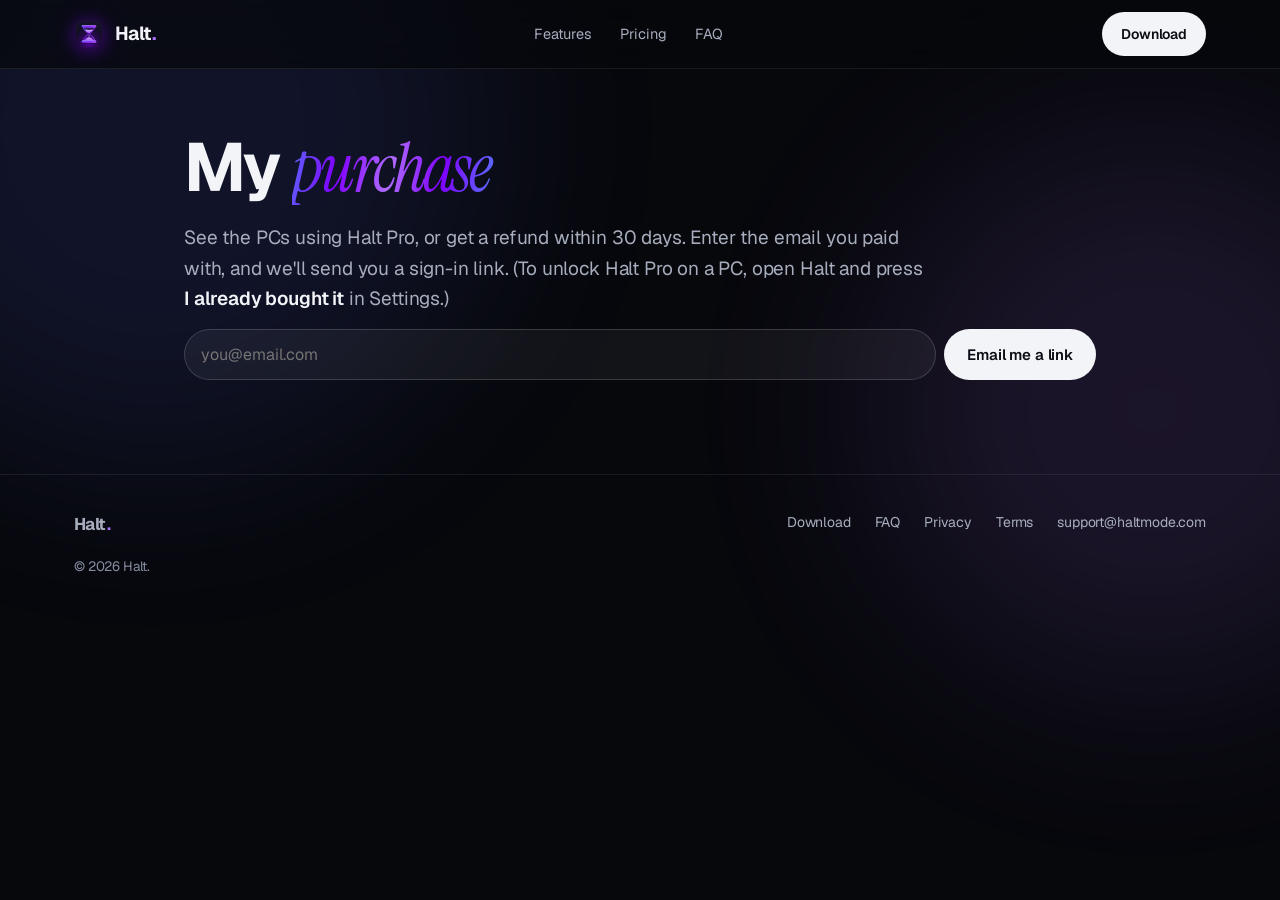
<file: account/index.html>
<!doctype html>
<html lang="en">
<head>
<meta charset="utf-8">
<meta name="viewport" content="width=device-width, initial-scale=1">
<title>My purchase: Halt</title>
<meta name="description" content="Manage your Halt Pro purchase: see the PCs using it, or get a refund within 30 days.">
<meta name="robots" content="noindex">
<meta http-equiv="Content-Security-Policy" content="default-src 'self'; script-src 'self'; style-src 'self' 'unsafe-inline'; img-src 'self' data:; font-src 'self'; connect-src https://halt-license.haltmode.workers.dev; form-action 'self' https://halt-license.haltmode.workers.dev; base-uri 'none'; object-src 'none'">
<meta name="theme-color" content="#07080c">
<link rel="icon" href="/assets/logo.svg" type="image/svg+xml">
<link rel="preload" href="/assets/fonts/geist.woff2" as="font" type="font/woff2" crossorigin>
<link rel="stylesheet" href="/assets/pages.css">
<style>
  [hidden]{display:none !important}
  .row{display:flex; gap:8px; flex-wrap:wrap; margin:14px 0 6px}
  .row input[type=email]{flex:1 1 220px; min-width:0; font:inherit; font-size:16px; color:inherit; padding:12px 16px; border-radius:999px; background:rgba(255,255,255,.05); border:1px solid rgba(255,255,255,.16)}
  .lic{padding:22px 24px; margin-top:18px}
  .lic h3{margin:0 0 4px}
  .meta{color:var(--tx-2,#a7adbd); font-size:14px; margin:0 0 14px}
  .pc{display:flex; align-items:center; justify-content:space-between; gap:12px; padding:10px 0; border-top:1px solid rgba(255,255,255,.08)}
  .pc small{display:block; color:var(--tx-3,#868da0)}
  .acts{display:flex; gap:10px; flex-wrap:wrap; margin-top:16px}
  .btn.sm{padding:8px 14px; font-size:13px}
  .note{color:var(--tx-2,#a7adbd); font-size:14px}
  .bad{color:#ffb4a8}
  .good{color:#8ff0c2}
</style>
</head>
<body>
<div class="glow" aria-hidden="true"><i></i><i></i></div>

<header class="top">
  <div class="wrap nav">
    <a class="brand" href="/" aria-label="Halt home"><img src="/assets/logo.svg" alt=""><span>Halt<b>.</b></span></a>
    <nav class="links" aria-label="Site"><a href="/#features">Features</a><a href="/#pricing">Pricing</a><a href="/#faq">FAQ</a></nav>
    <a class="btn btn-primary" href="/#download">Download</a>
  </div>
</header>

<main class="wrap narrow page prose">
  <h1>My <span class="gt">purchase</span></h1>

  <div id="ask">
    <p class="lead">See the PCs using Halt Pro, or get a refund within 30 days. Enter the email you paid with, and we'll send you a sign-in link. (To unlock Halt Pro on a PC, open Halt and press <b>I already bought it</b> in Settings.)</p>
    <form class="row" id="askform" novalidate>
      <input type="email" name="email" placeholder="you@email.com" autocomplete="email" aria-label="The email you paid with" required>
      <div style="position:absolute;left:-9999px" aria-hidden="true"><input type="text" name="hp_check" tabindex="-1" autocomplete="off"></div>
      <button class="btn btn-primary" type="submit">Email me a link</button>
    </form>
    <p class="note" id="asknote" aria-live="polite"></p>
  </div>

  <div id="view" hidden>
    <p class="lead" id="who"></p>
    <p class="note" id="msg" aria-live="polite"></p>
    <div id="lics"></div>
    <p class="note" style="margin-top:26px">Questions? Write to <a href="mailto:support@haltmode.com">support@haltmode.com</a>.</p>
  </div>
</main>

<footer>
  <div class="wrap">
    <div class="fgrid2">
      <a class="brand" href="/" style="font-size:17px"><span>Halt<b>.</b></span></a>
      <div class="cols"><a href="/#download">Download</a><a href="/#faq">FAQ</a><a href="/privacy/">Privacy</a><a href="/terms/">Terms</a><a href="mailto:support@haltmode.com">support@haltmode.com</a></div>
    </div>
    <p>© 2026 Halt.</p>
  </div>
</footer>
<script src="/assets/menu.js" defer></script>
<script src="/account/account.js" defer></script>
</body>
</html>
</file>
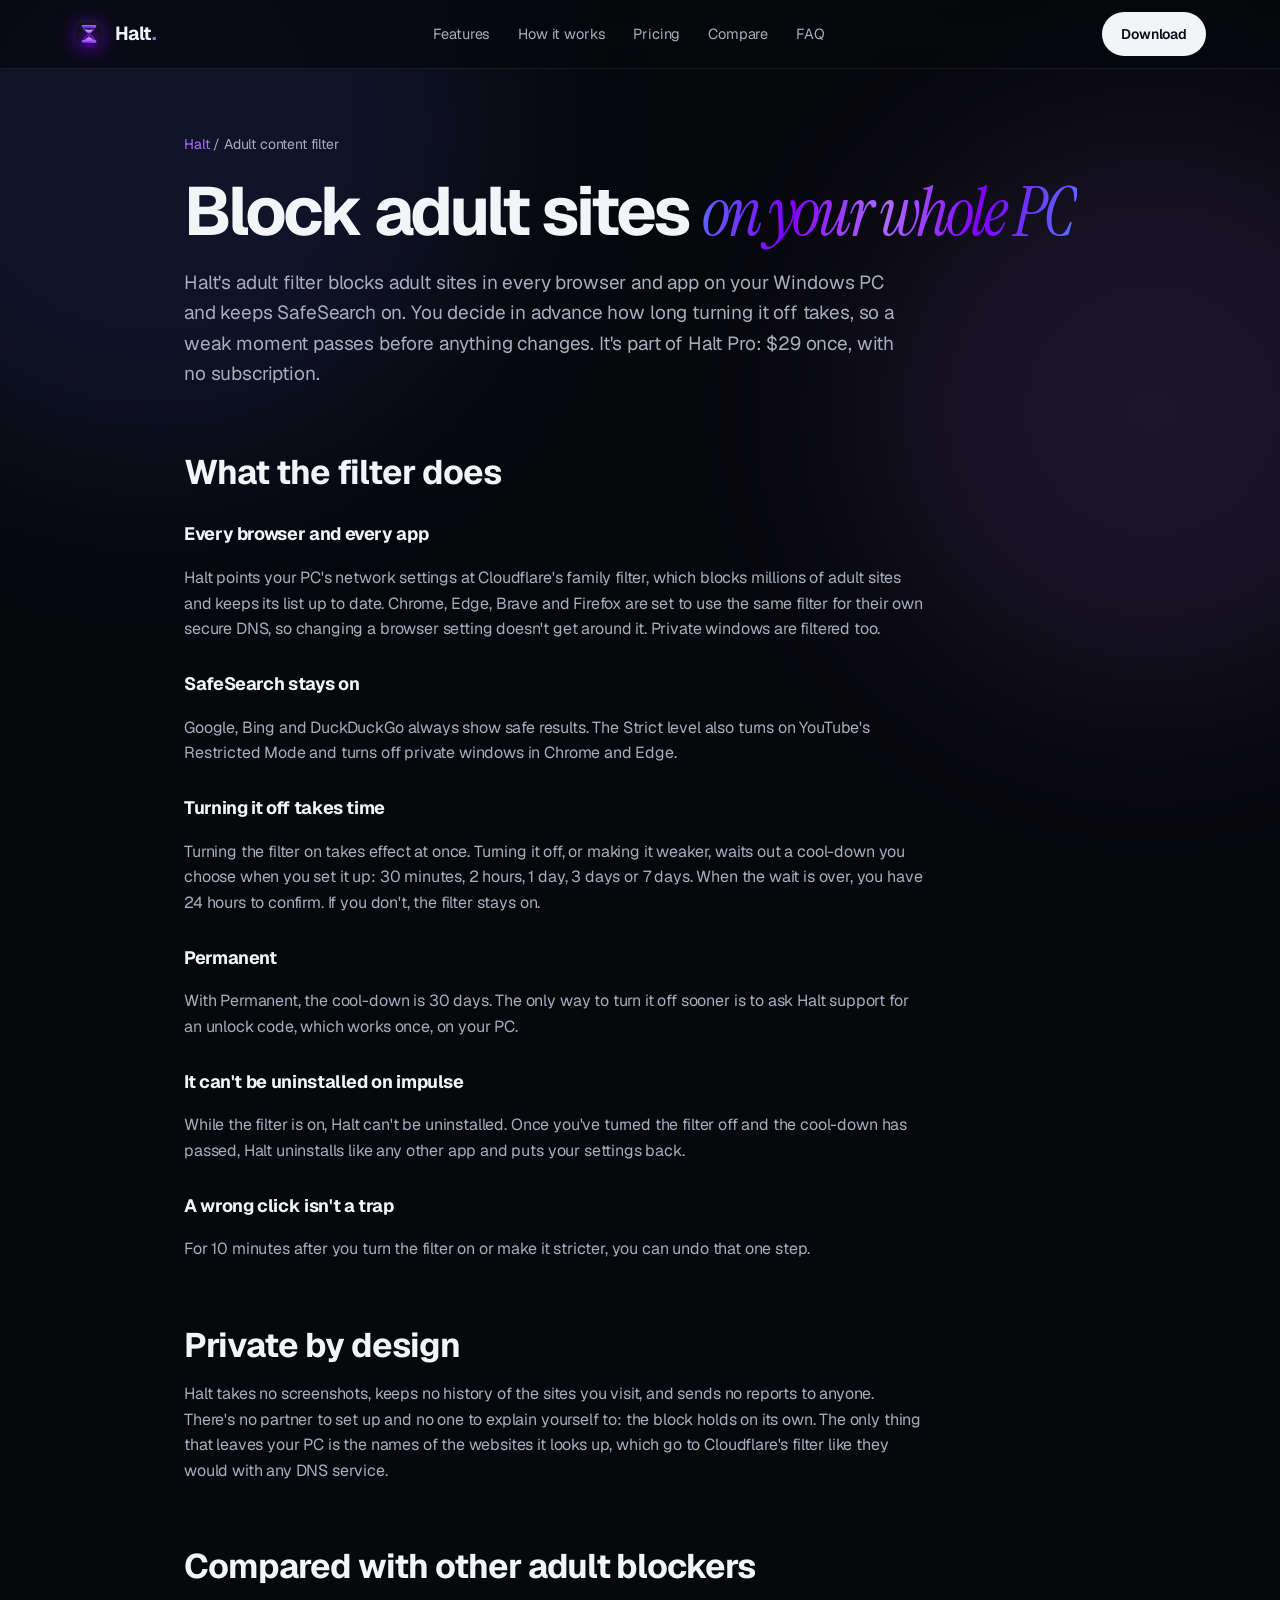
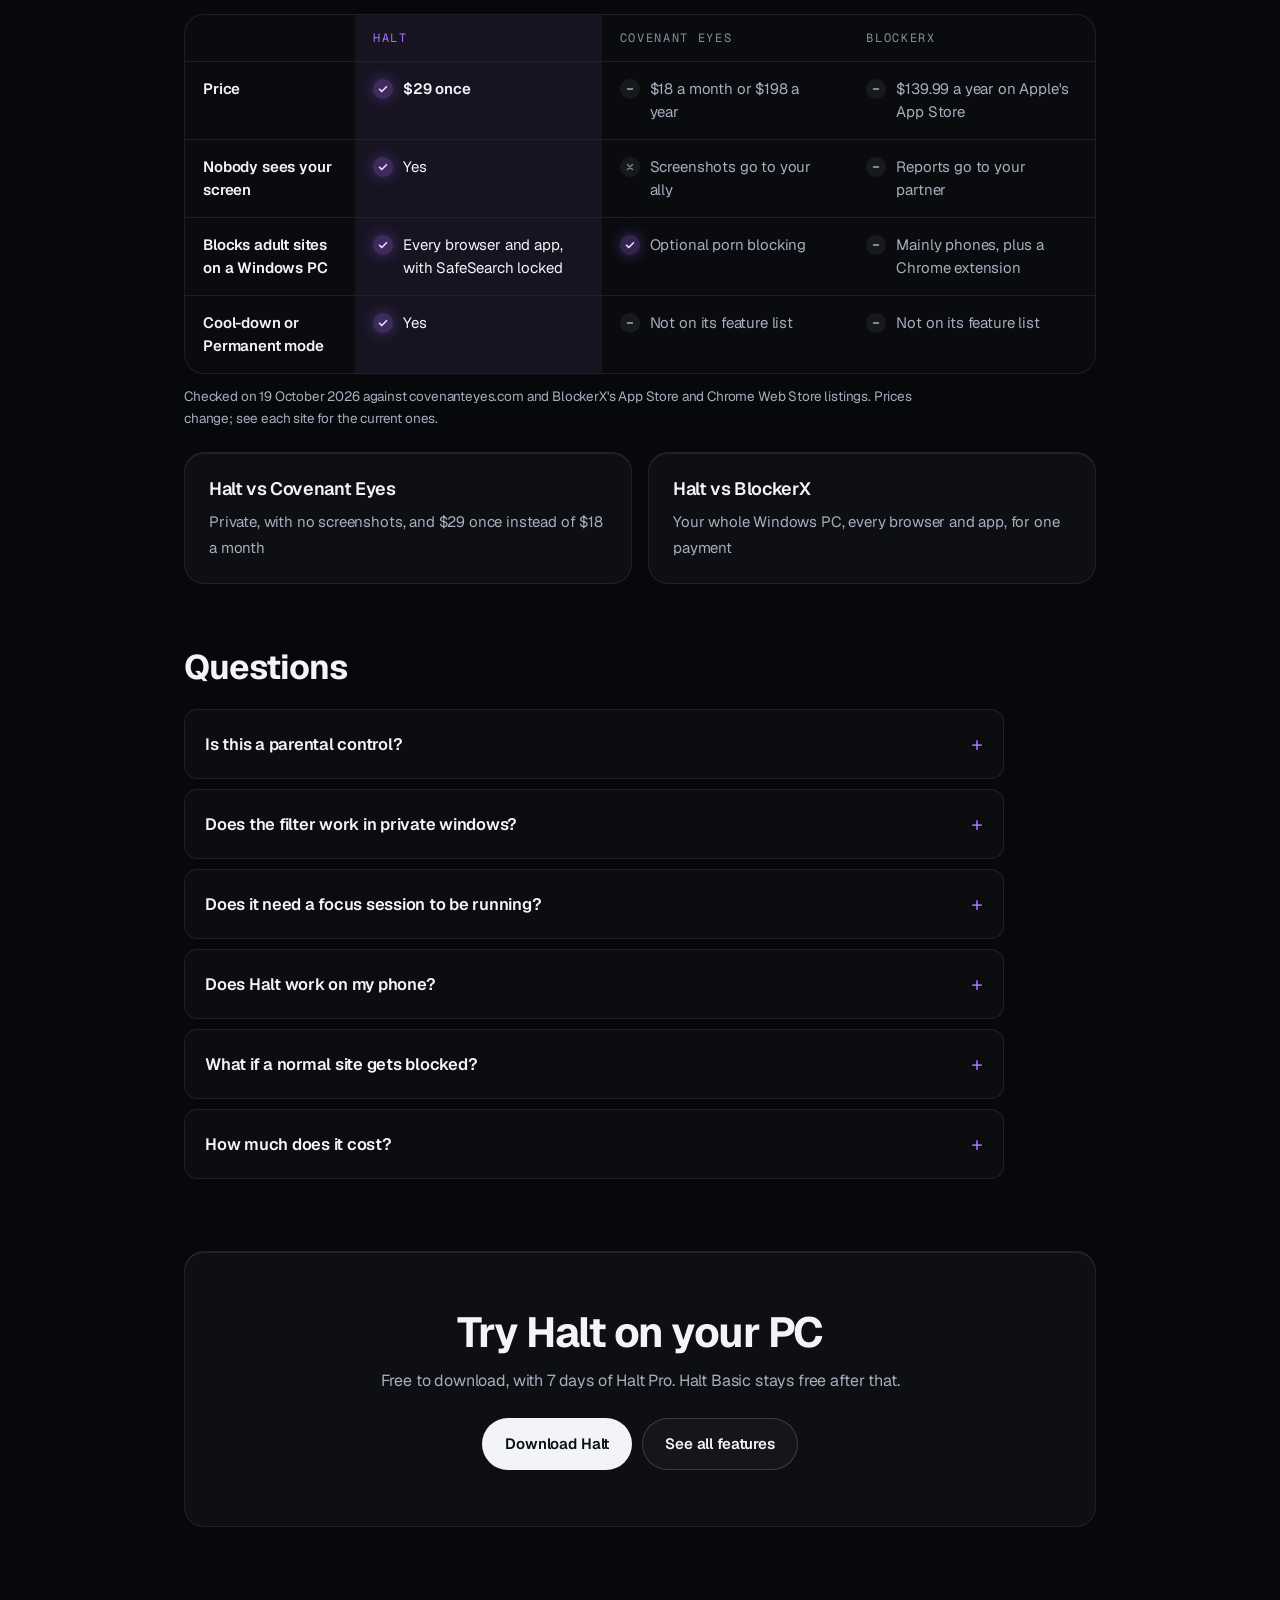
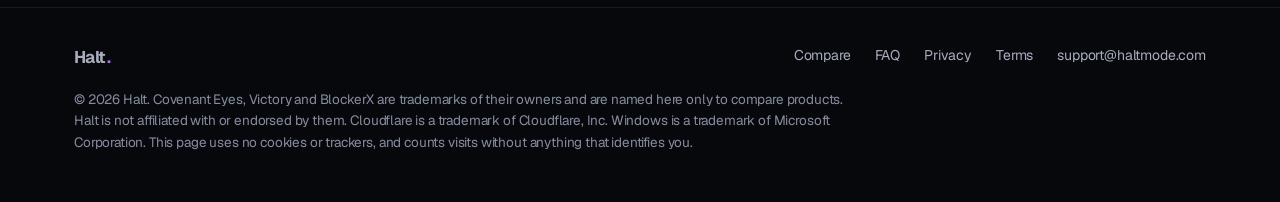
<file: adult-filter/index.html>
<!doctype html>
<html lang="en">
<head>
<meta charset="utf-8">
<meta name="viewport" content="width=device-width, initial-scale=1">
<title>Adult content filter for Windows: Halt</title>
<meta name="description" content="Halt blocks adult sites in every browser and app on your Windows PC, keeps SafeSearch on, and makes turning the filter off wait for a cool-down you choose in advance. One payment, no subscription.">
<link rel="canonical" href="https://haltmode.com/adult-filter/">
<meta name="theme-color" content="#07080c">
<meta property="og:type" content="website">
<meta property="og:url" content="https://haltmode.com/adult-filter/">
<meta property="og:title" content="Halt's adult content filter for Windows">
<meta property="og:description" content="Adult sites blocked on the whole PC, SafeSearch locked, and a cool-down before it can be turned off.">
<meta property="og:image" content="https://haltmode.com/assets/og.jpg">
<meta name="twitter:card" content="summary_large_image">
<link rel="icon" href="/assets/logo.svg" type="image/svg+xml">
<link rel="preload" href="/assets/fonts/geist.woff2" as="font" type="font/woff2" crossorigin>
<link rel="stylesheet" href="/assets/pages.css">
<script type="application/ld+json">
{"@context":"https://schema.org","@type":"FAQPage","mainEntity":[
 {"@type":"Question","name":"Is Halt's adult filter a parental control?","acceptedAnswer":{"@type":"Answer","text":"No. Halt is for your own PC, and you turn the filter on for yourself. It doesn't hide from you, monitor anyone or send reports to anyone."}},
 {"@type":"Question","name":"Does the filter work in private windows?","acceptedAnswer":{"@type":"Answer","text":"Yes. The filter works at the network level, so private windows are filtered like any other. The Strict level also turns private windows off in Chrome and Edge."}},
 {"@type":"Question","name":"Does Halt work on my phone?","acceptedAnswer":{"@type":"Answer","text":"Not yet. Halt works on Windows, and apps for Android and iPhone are coming soon. Until then, on Android, you can set Private DNS to family.cloudflare-dns.com, the same filter Halt uses. On an iPhone, Screen Time can limit adult websites."}},
 {"@type":"Question","name":"How much does the adult filter cost?","acceptedAnswer":{"@type":"Answer","text":"It's part of Halt Pro, which is $29 paid once, with no subscription and a 30-day money-back guarantee."}}
]}
</script>
</head>
<body>
<div class="glow" aria-hidden="true"><i></i><i></i></div>

<header class="top">
  <div class="wrap nav">
    <a class="brand" href="/" aria-label="Halt home"><img src="/assets/logo.svg" alt=""><span>Halt<b>.</b></span></a>
    <nav class="links" aria-label="Site"><a href="/#features">Features</a><a href="/#how">How it works</a><a href="/#pricing">Pricing</a><a href="/compare/">Compare</a><a href="/#faq">FAQ</a></nav>
    <a class="btn btn-primary" href="/#download">Download</a>
  </div>
</header>

<main class="wrap narrow page prose">
  <p class="crumbs"><a href="/">Halt</a> / Adult content filter</p>
  <h1>Block adult sites <span class="gt">on your whole PC</span></h1>
  <p class="lead">Halt's adult filter blocks adult sites in every browser and app on your Windows PC and keeps SafeSearch on. You decide in advance how long turning it off takes, so a weak moment passes before anything changes. It's part of Halt Pro: $29 once, with no subscription.</p>

  <h2>What the filter does</h2>
  <h3>Every browser and every app</h3>
  <p>Halt points your PC's network settings at Cloudflare's family filter, which blocks millions of adult sites and keeps its list up to date. Chrome, Edge, Brave and Firefox are set to use the same filter for their own secure DNS, so changing a browser setting doesn't get around it. Private windows are filtered too.</p>
  <h3>SafeSearch stays on</h3>
  <p>Google, Bing and DuckDuckGo always show safe results. The Strict level also turns on YouTube's Restricted Mode and turns off private windows in Chrome and Edge.</p>
  <h3>Turning it off takes time</h3>
  <p>Turning the filter on takes effect at once. Turning it off, or making it weaker, waits out a cool-down you choose when you set it up: 30 minutes, 2 hours, 1 day, 3 days or 7 days. When the wait is over, you have 24 hours to confirm. If you don't, the filter stays on.</p>
  <h3>Permanent</h3>
  <p>With Permanent, the cool-down is 30 days. The only way to turn it off sooner is to ask Halt support for an unlock code, which works once, on your PC.</p>
  <h3>It can't be uninstalled on impulse</h3>
  <p>While the filter is on, Halt can't be uninstalled. Once you've turned the filter off and the cool-down has passed, Halt uninstalls like any other app and puts your settings back.</p>
  <h3>A wrong click isn't a trap</h3>
  <p>For 10 minutes after you turn the filter on or make it stricter, you can undo that one step.</p>

  <h2>Private by design</h2>
  <p>Halt takes no screenshots, keeps no history of the sites you visit, and sends no reports to anyone. There's no partner to set up and no one to explain yourself to: the block holds on its own. The only thing that leaves your PC is the names of the websites it looks up, which go to Cloudflare's filter like they would with any DNS service.</p>

  <h2>Compared with other adult blockers</h2>
  <div class="cmp three" role="table" aria-label="Halt, Covenant Eyes and BlockerX">
    <div class="row head" role="row"><div role="columnheader"></div><div class="h" role="columnheader">Halt</div><div role="columnheader">Covenant Eyes</div><div role="columnheader">BlockerX</div></div>
    <div class="row" role="row"><div role="rowheader">Price</div><div class="h" role="cell"><span class="yes"><span><b>$29 once</b></span></span></div><div role="cell"><span class="part">$18 a month or $198 a year</span></div><div role="cell"><span class="part">$139.99 a year on Apple's App Store</span></div></div>
    <div class="row" role="row"><div role="rowheader">Nobody sees your screen</div><div class="h" role="cell"><span class="yes">Yes</span></div><div role="cell"><span class="no">Screenshots go to your ally</span></div><div role="cell"><span class="part">Reports go to your partner</span></div></div>
    <div class="row" role="row"><div role="rowheader">Blocks adult sites on a Windows PC</div><div class="h" role="cell"><span class="yes">Every browser and app, with SafeSearch locked</span></div><div role="cell"><span class="yes">Optional porn blocking</span></div><div role="cell"><span class="part">Mainly phones, plus a Chrome extension</span></div></div>
    <div class="row" role="row"><div role="rowheader">Cool-down or Permanent mode</div><div class="h" role="cell"><span class="yes">Yes</span></div><div role="cell"><span class="part">Not on its feature list</span></div><div role="cell"><span class="part">Not on its feature list</span></div></div>
  </div>
  <p class="small">Checked on 19 October 2026 against covenanteyes.com and BlockerX's App Store and Chrome Web Store listings. Prices change; see each site for the current ones.</p>
  <div class="more">
    <a class="card" href="/compare/covenant-eyes/"><b>Halt vs Covenant Eyes</b><span>Private, with no screenshots, and $29 once instead of $18 a month</span></a>
    <a class="card" href="/compare/blockerx/"><b>Halt vs BlockerX</b><span>Your whole Windows PC, every browser and app, for one payment</span></a>
  </div>

  <h2>Questions</h2>
  <div class="faq">
    <details><summary>Is this a parental control?</summary><p>No. Halt is for your own PC, and you turn the filter on for yourself. It doesn't hide from you, monitor anyone or send reports to anyone.</p></details>
    <details><summary>Does the filter work in private windows?</summary><p>Yes. The filter works at the network level, so private windows are filtered like any other. The Strict level also turns private windows off in Chrome and Edge.</p></details>
    <details><summary>Does it need a focus session to be running?</summary><p>No. The adult filter is separate from focus sessions. Once it's on, it stays on all the time.</p></details>
    <details><summary>Does Halt work on my phone?</summary><p>Not yet. Halt works on Windows, and apps for Android and iPhone are coming soon. Until then, on Android, you can set Private DNS to family.cloudflare-dns.com, the same filter Halt uses. On an iPhone, Screen Time can limit adult websites.</p></details>
    <details><summary>What if a normal site gets blocked?</summary><p>Cloudflare's filter is aimed at adult sites and malware, so this is rare. If it happens, write to support@haltmode.com and we'll help.</p></details>
    <details><summary>How much does it cost?</summary><p>The adult filter is part of Halt Pro, which is $29 paid once, with no subscription and a 30-day money-back guarantee.</p></details>
  </div>

  <div class="card cta">
    <h2>Try Halt on your PC</h2>
    <p>Free to download, with 7 days of Halt Pro. Halt Basic stays free after that.</p>
    <div class="btns"><a class="btn btn-primary" href="/#download">Download Halt</a><a class="btn" href="/#features">See all features</a></div>
  </div>
</main>

<footer>
  <div class="wrap">
    <div class="fgrid2">
      <a class="brand" href="/" style="font-size:17px"><span>Halt<b>.</b></span></a>
      <div class="cols"><a href="/compare/">Compare</a><a href="/#faq">FAQ</a><a href="/privacy/">Privacy</a><a href="/terms/">Terms</a><a href="mailto:support@haltmode.com">support@haltmode.com</a></div>
    </div>
    <p>© 2026 Halt. Covenant Eyes, Victory and BlockerX are trademarks of their owners and are named here only to compare products. Halt is not affiliated with or endorsed by them. Cloudflare is a trademark of Cloudflare, Inc. Windows is a trademark of Microsoft Corporation. This page uses no cookies or trackers, and counts visits without anything that identifies you.</p>
  </div>
</footer>
<script src="/assets/menu.js" defer></script>
<script src="/assets/count.js" defer></script>
</body>
</html>
</file>
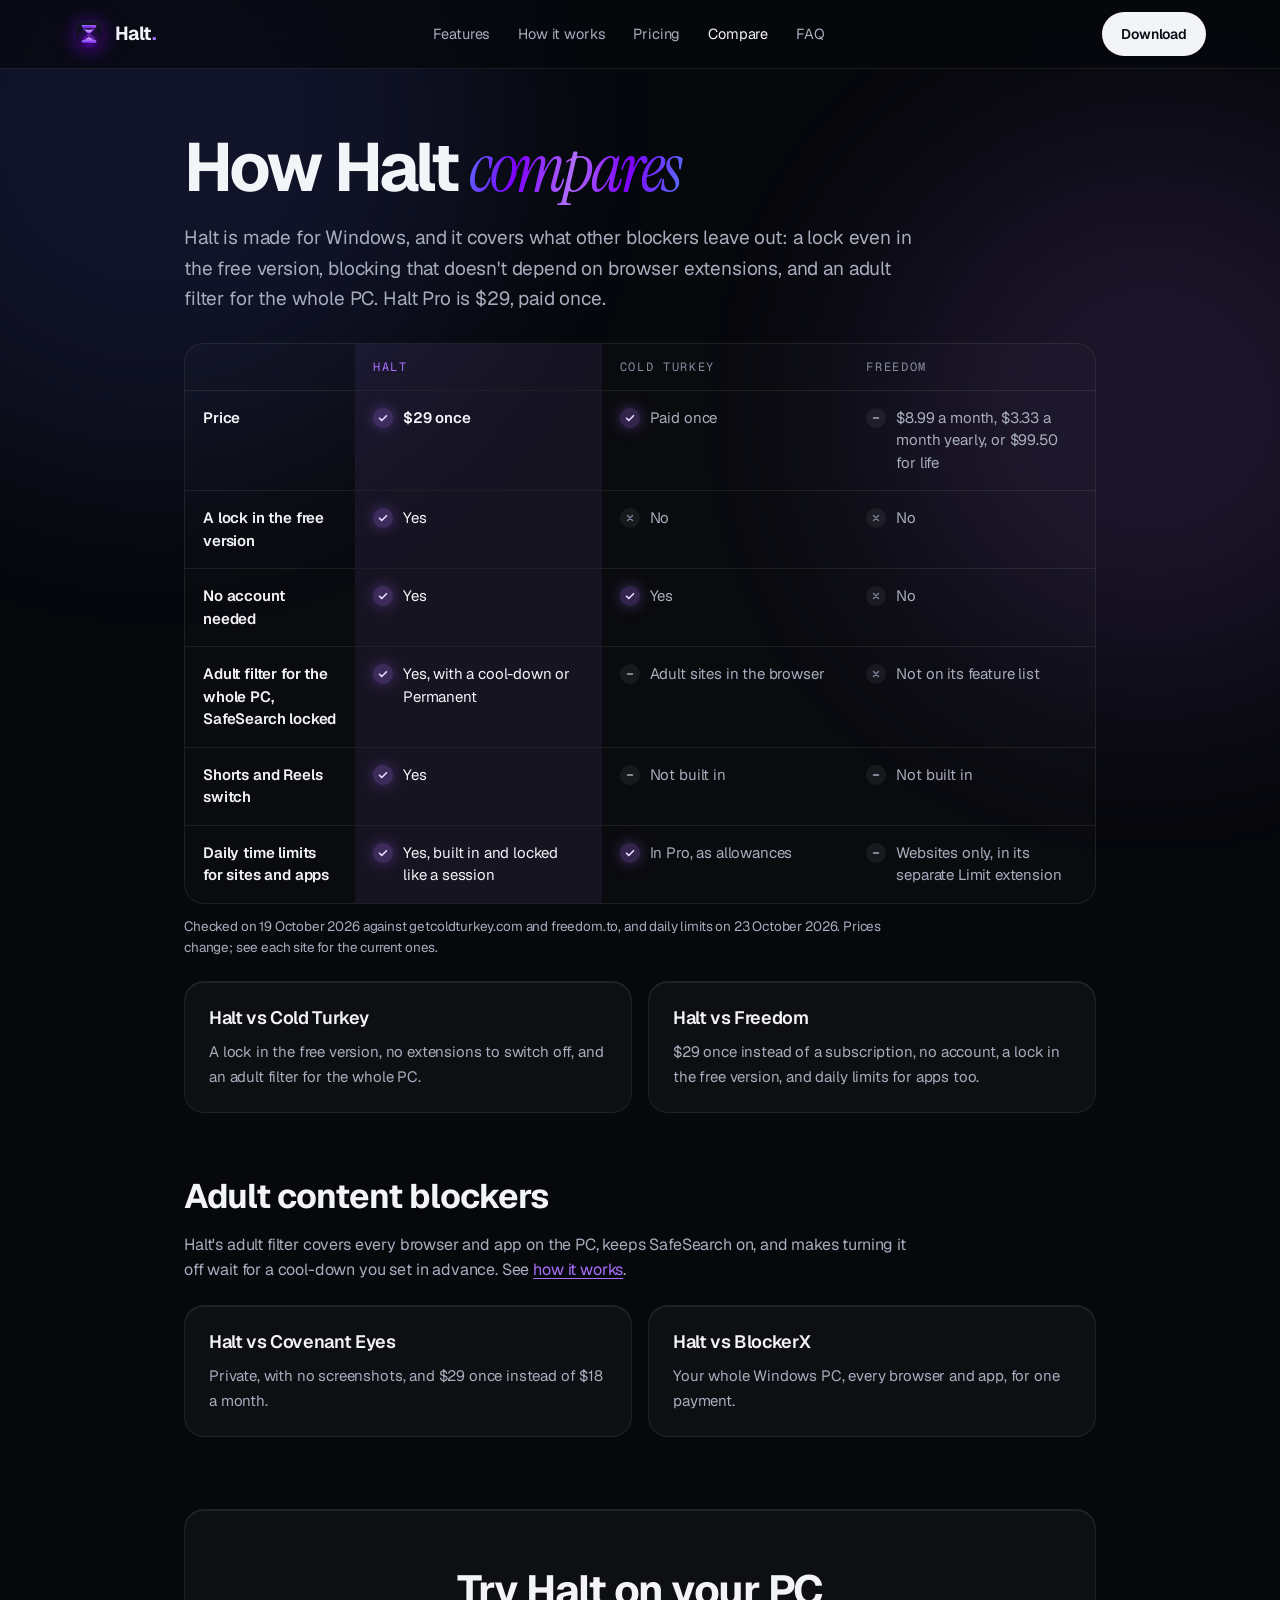
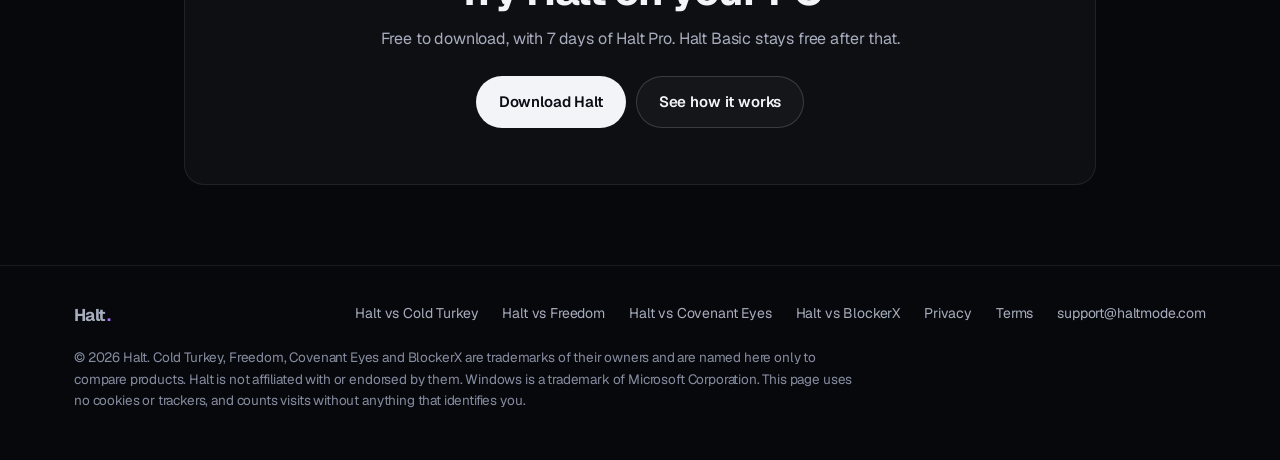
<file: compare/index.html>
<!doctype html>
<html lang="en">
<head>
<meta charset="utf-8">
<meta name="viewport" content="width=device-width, initial-scale=1">
<title>Halt compared with Cold Turkey, Freedom, Covenant Eyes and BlockerX</title>
<meta name="description" content="How Halt compares with Cold Turkey, Freedom, Covenant Eyes and BlockerX: a lock in the free version, no extensions to switch off, an adult filter for the whole PC, and $29 paid once.">
<link rel="canonical" href="https://haltmode.com/compare/">
<meta name="theme-color" content="#07080c">
<meta property="og:type" content="website">
<meta property="og:url" content="https://haltmode.com/compare/">
<meta property="og:title" content="How Halt compares">
<meta property="og:description" content="Side-by-side comparisons of Halt with the blockers people ask about most.">
<meta property="og:image" content="https://haltmode.com/assets/og.jpg">
<meta name="twitter:card" content="summary_large_image">
<link rel="icon" href="/assets/logo.svg" type="image/svg+xml">
<link rel="preload" href="/assets/fonts/geist.woff2" as="font" type="font/woff2" crossorigin>
<link rel="stylesheet" href="/assets/pages.css">
</head>
<body>
<div class="glow" aria-hidden="true"><i></i><i></i></div>

<header class="top">
  <div class="wrap nav">
    <a class="brand" href="/" aria-label="Halt home"><img src="/assets/logo.svg" alt=""><span>Halt<b>.</b></span></a>
    <nav class="links" aria-label="Site"><a href="/#features">Features</a><a href="/#how">How it works</a><a href="/#pricing">Pricing</a><a href="/compare/" aria-current="page">Compare</a><a href="/#faq">FAQ</a></nav>
    <a class="btn btn-primary" href="/#download">Download</a>
  </div>
</header>

<main class="wrap narrow page prose">
  <h1>How Halt <span class="gt">compares</span></h1>
  <p class="lead">Halt is made for Windows, and it covers what other blockers leave out: a lock even in the free version, blocking that doesn't depend on browser extensions, and an adult filter for the whole PC. Halt Pro is $29, paid once.</p>

  <div class="cmp three" role="table" aria-label="Halt, Cold Turkey and Freedom">
    <div class="row head" role="row"><div role="columnheader"></div><div class="h" role="columnheader">Halt</div><div role="columnheader">Cold Turkey</div><div role="columnheader">Freedom</div></div>
    <div class="row" role="row"><div role="rowheader">Price</div><div class="h" role="cell"><span class="yes"><span><b>$29 once</b></span></span></div><div role="cell"><span class="yes">Paid once</span></div><div role="cell"><span class="part">$8.99 a month, $3.33 a month yearly, or $99.50 for life</span></div></div>
    <div class="row" role="row"><div role="rowheader">A lock in the free version</div><div class="h" role="cell"><span class="yes">Yes</span></div><div role="cell"><span class="no">No</span></div><div role="cell"><span class="no">No</span></div></div>
    <div class="row" role="row"><div role="rowheader">No account needed</div><div class="h" role="cell"><span class="yes">Yes</span></div><div role="cell"><span class="yes">Yes</span></div><div role="cell"><span class="no">No</span></div></div>
    <div class="row" role="row"><div role="rowheader">Adult filter for the whole PC, SafeSearch locked</div><div class="h" role="cell"><span class="yes">Yes, with a cool-down or Permanent</span></div><div role="cell"><span class="part">Adult sites in the browser</span></div><div role="cell"><span class="no">Not on its feature list</span></div></div>
    <div class="row" role="row"><div role="rowheader">Shorts and Reels switch</div><div class="h" role="cell"><span class="yes">Yes</span></div><div role="cell"><span class="part">Not built in</span></div><div role="cell"><span class="part">Not built in</span></div></div>
    <div class="row" role="row"><div role="rowheader">Daily time limits for sites and apps</div><div class="h" role="cell"><span class="yes">Yes, built in and locked like a session</span></div><div role="cell"><span class="yes">In Pro, as allowances</span></div><div role="cell"><span class="part">Websites only, in its separate Limit extension</span></div></div>
  </div>
  <p class="small">Checked on 19 October 2026 against getcoldturkey.com and freedom.to, and daily limits on 23 October 2026. Prices change; see each site for the current ones.</p>

  <div class="more">
    <a class="card" href="/compare/cold-turkey/"><b>Halt vs Cold Turkey</b><span>A lock in the free version, no extensions to switch off, and an adult filter for the whole PC.</span></a>
    <a class="card" href="/compare/freedom/"><b>Halt vs Freedom</b><span>$29 once instead of a subscription, no account, a lock in the free version, and daily limits for apps too.</span></a>
  </div>

  <h2>Adult content blockers</h2>
  <p>Halt's adult filter covers every browser and app on the PC, keeps SafeSearch on, and makes turning it off wait for a cool-down you set in advance. See <a href="/adult-filter/">how it works</a>.</p>
  <div class="more">
    <a class="card" href="/compare/covenant-eyes/"><b>Halt vs Covenant Eyes</b><span>Private, with no screenshots, and $29 once instead of $18 a month.</span></a>
    <a class="card" href="/compare/blockerx/"><b>Halt vs BlockerX</b><span>Your whole Windows PC, every browser and app, for one payment.</span></a>
  </div>

  <div class="card cta">
    <h2>Try Halt on your PC</h2>
    <p>Free to download, with 7 days of Halt Pro. Halt Basic stays free after that.</p>
    <div class="btns"><a class="btn btn-primary" href="/#download">Download Halt</a><a class="btn" href="/#how">See how it works</a></div>
  </div>
</main>

<footer>
  <div class="wrap">
    <div class="fgrid2">
      <a class="brand" href="/" style="font-size:17px"><span>Halt<b>.</b></span></a>
      <div class="cols"><a href="/compare/cold-turkey/">Halt vs Cold Turkey</a><a href="/compare/freedom/">Halt vs Freedom</a><a href="/compare/covenant-eyes/">Halt vs Covenant Eyes</a><a href="/compare/blockerx/">Halt vs BlockerX</a><a href="/privacy/">Privacy</a><a href="/terms/">Terms</a><a href="mailto:support@haltmode.com">support@haltmode.com</a></div>
    </div>
    <p>© 2026 Halt. Cold Turkey, Freedom, Covenant Eyes and BlockerX are trademarks of their owners and are named here only to compare products. Halt is not affiliated with or endorsed by them. Windows is a trademark of Microsoft Corporation. This page uses no cookies or trackers, and counts visits without anything that identifies you.</p>
  </div>
</footer>
<script src="/assets/menu.js" defer></script>
<script src="/assets/count.js" defer></script>
</body>
</html>
</file>
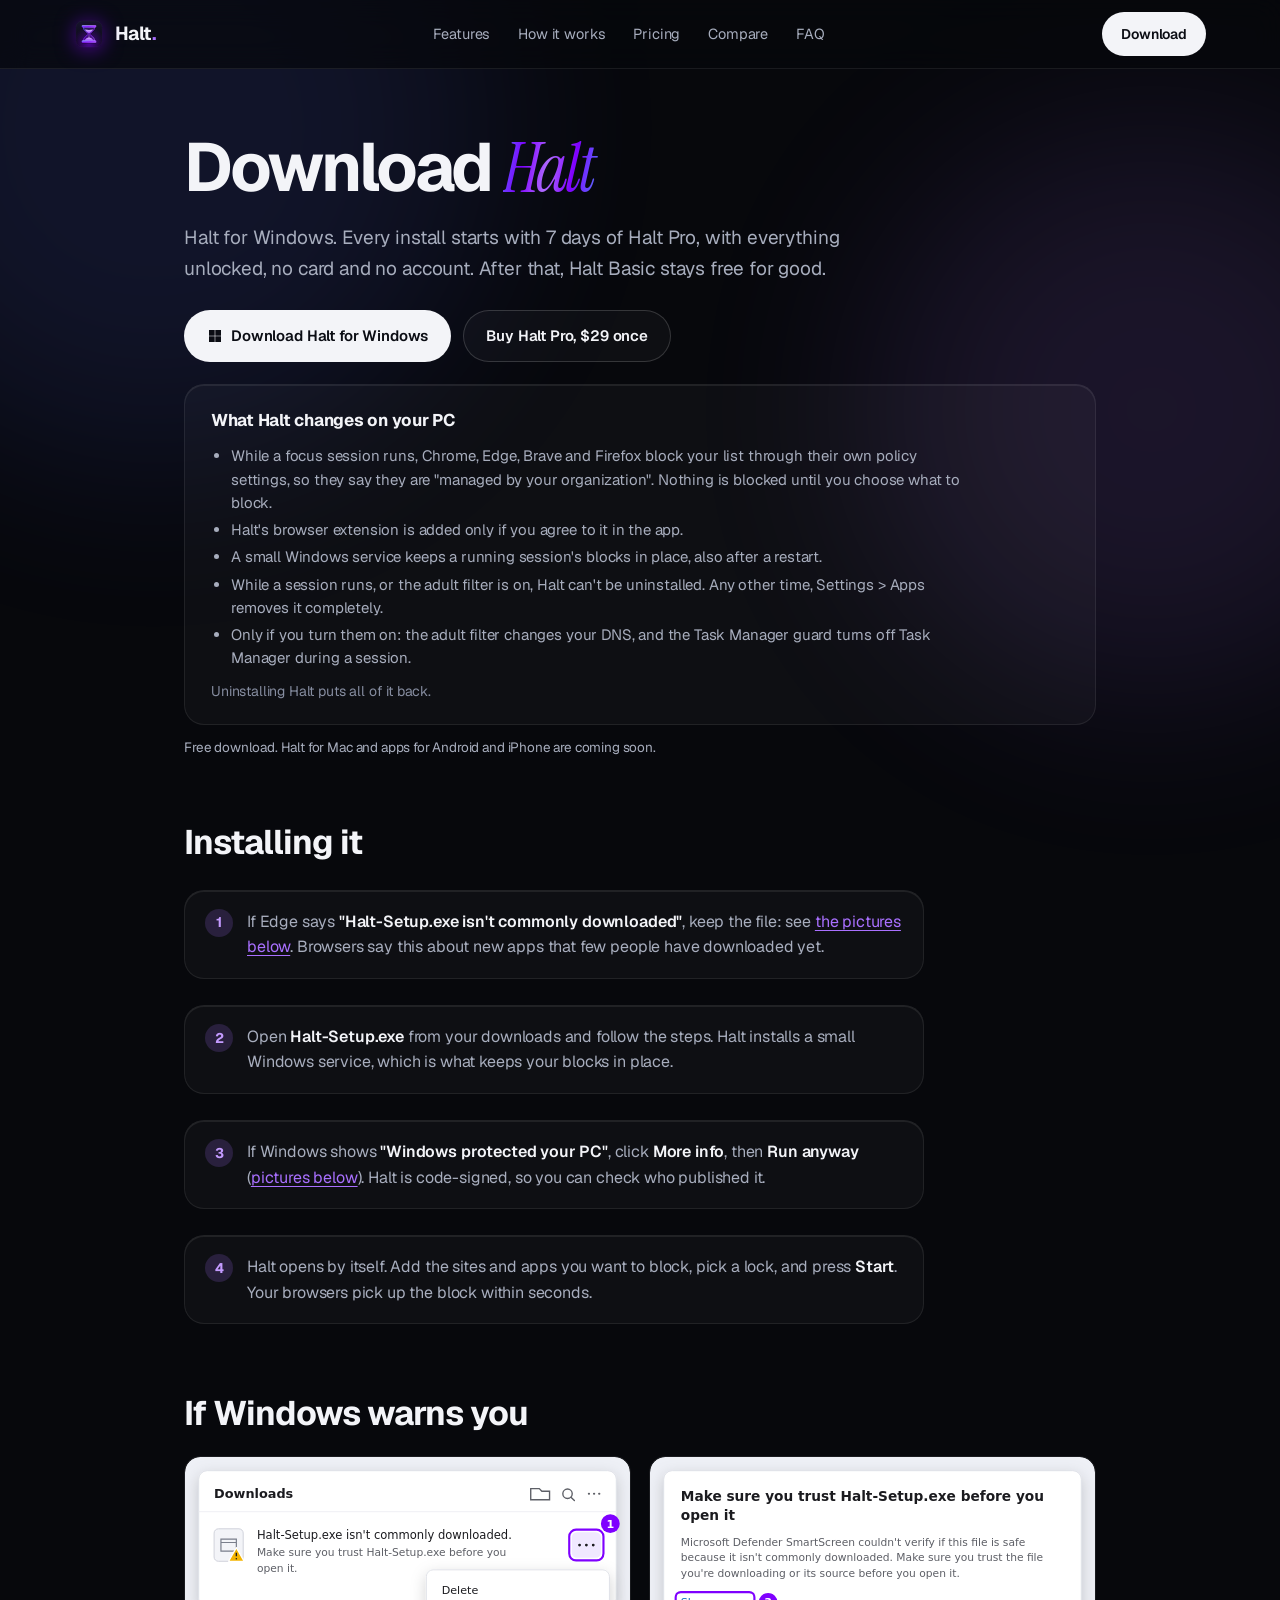
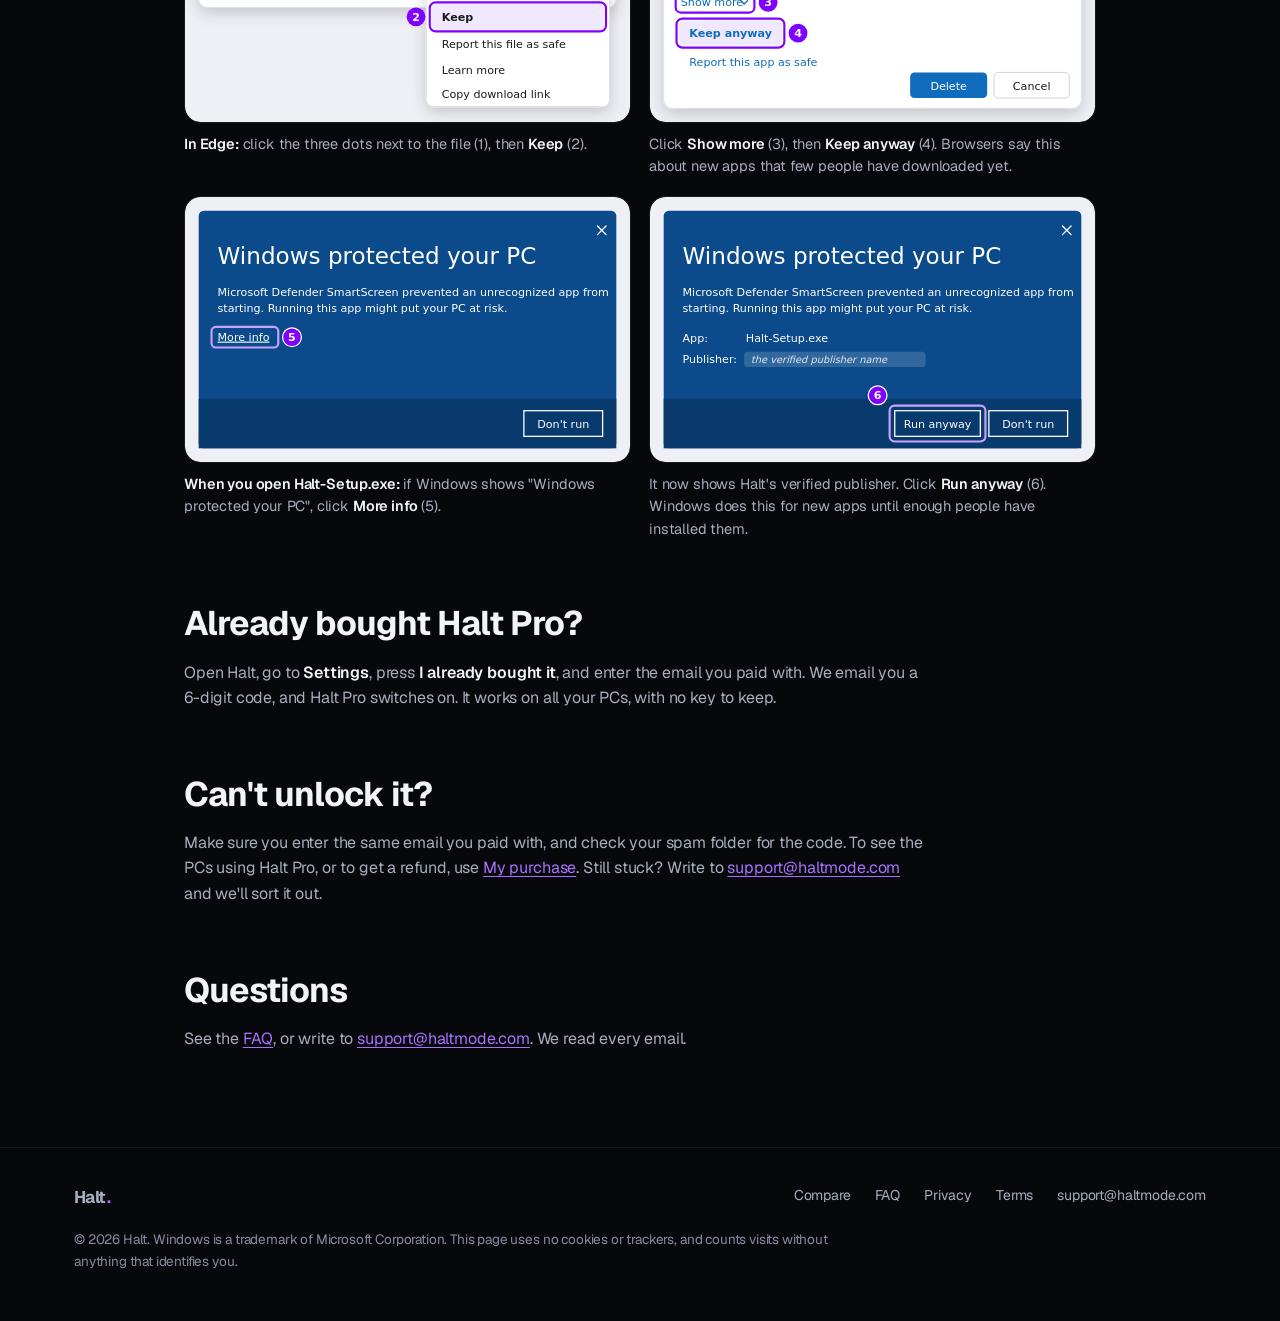
<file: download/index.html>
<!doctype html>
<html lang="en">
<head>
<meta charset="utf-8">
<meta name="viewport" content="width=device-width, initial-scale=1">
<title>Download Halt for Windows</title>
<meta name="description" content="Download Halt, the website and app blocker for Windows. Every install starts with 7 days of Halt Pro, with no card and no account. Halt Basic stays free after that.">
<link rel="canonical" href="https://haltmode.com/download/">
<meta name="theme-color" content="#07080c">
<meta property="og:type" content="website">
<meta property="og:url" content="https://haltmode.com/download/">
<meta property="og:title" content="Download Halt for Windows">
<meta property="og:description" content="Free to download, with 7 days of Halt Pro. No card, no account, no subscription.">
<meta property="og:image" content="https://haltmode.com/assets/og.jpg">
<link rel="icon" href="/assets/logo.svg" type="image/svg+xml">
<link rel="preload" href="/assets/fonts/geist.woff2" as="font" type="font/woff2" crossorigin>
<link rel="stylesheet" href="/assets/pages.css">
<style>
  .dl{display:flex; gap:12px; flex-wrap:wrap; margin:26px 0 10px}
  .btn svg.winlogo{width:16px; height:16px; flex:none}
  .steps{counter-reset:s; list-style:none; padding:0; margin:22px 0 0; display:grid; gap:14px}
  .steps li{counter-increment:s; position:relative; padding:18px 20px 18px 62px}
  .steps li::before{content:counter(s); position:absolute; left:20px; top:18px; width:28px; height:28px; border-radius:50%; display:grid; place-items:center; font-weight:700; font-size:14px; background:rgba(169,112,255,.18); color:#c49bff}
  .steps b{color:var(--tx, #f3f4f8)}
</style>
</head>
<body>
<div class="glow" aria-hidden="true"><i></i><i></i></div>

<header class="top">
  <div class="wrap nav">
    <a class="brand" href="/" aria-label="Halt home"><img src="/assets/logo.svg" alt=""><span>Halt<b>.</b></span></a>
    <nav class="links" aria-label="Site"><a href="/#features">Features</a><a href="/#how">How it works</a><a href="/#pricing">Pricing</a><a href="/compare/">Compare</a><a href="/#faq">FAQ</a></nav>
    <a class="btn btn-primary" href="/download/" aria-current="page">Download</a>
  </div>
</header>

<main class="wrap narrow page prose">
  <h1>Download <span class="gt">Halt</span></h1>
  <p class="lead">Halt for Windows. Every install starts with 7 days of Halt Pro, with everything unlocked, no card and no account. After that, Halt Basic stays free for good.</p>
  <div class="dl">
    <a class="btn btn-primary" id="get" href="https://github.com/SeniorX52/haltmode-site/releases/latest/download/Halt-Setup.exe"><svg class="winlogo" viewBox="0 0 24 24" aria-hidden="true"><path fill="currentColor" d="M3 3h8.6v8.6H3zM12.4 3H21v8.6h-8.6zM3 12.4h8.6V21H3zM12.4 12.4H21V21h-8.6z"/></svg>Download Halt for Windows</a>

    <a class="btn" rel="nofollow" href="https://halt-license.haltmode.workers.dev/v1/buy">Buy Halt Pro, $29 once</a>
  </div>
  <div class="card changes">
        <h3>What Halt changes on your PC</h3>
        <ul>
          <li>While a focus session runs, Chrome, Edge, Brave and Firefox block your list through their own policy settings, so they say they are "managed by your organization". Nothing is blocked until you choose what to block.</li>
          <li>Halt's browser extension is added only if you agree to it in the app.</li>
          <li>A small Windows service keeps a running session's blocks in place, also after a restart.</li>
          <li>While a session runs, or the adult filter is on, Halt can't be uninstalled. Any other time, Settings &gt; Apps removes it completely.</li>
          <li>Only if you turn them on: the adult filter changes your DNS, and the Task Manager guard turns off Task Manager during a session.</li>
        </ul>
        <p>Uninstalling Halt puts all of it back.</p>
      </div>
  <p class="small">Free download. Halt for Mac and apps for Android and iPhone are coming soon.</p>

  <h2>Installing it</h2>
  <ol class="steps">
    <li class="card">If Edge says <b>"Halt-Setup.exe isn't commonly downloaded"</b>, keep the file: see <a href="#warnings">the pictures below</a>. Browsers say this about new apps that few people have downloaded yet.</li>
    <li class="card">Open <b>Halt-Setup.exe</b> from your downloads and follow the steps. Halt installs a small Windows service, which is what keeps your blocks in place.</li>
    <li class="card">If Windows shows <b>"Windows protected your PC"</b>, click <b>More info</b>, then <b>Run anyway</b> (<a href="#warnings">pictures below</a>). Halt is code-signed, so you can check who published it.</li>
    <li class="card">Halt opens by itself. Add the sites and apps you want to block, pick a lock, and press <b>Start</b>. Your browsers pick up the block within seconds.</li>
  </ol>

  <h2>If Windows warns you</h2>
  <div class="warnshots" id="warnings">
        <figure><img src="/assets/help/edge-keep.svg" alt="Edge's Downloads panel: Halt-Setup.exe isn't commonly downloaded. The three dots next to it are marked 1, and Keep in the menu is marked 2." loading="lazy" width="520" height="310"><figcaption><b>In Edge:</b> click the three dots next to the file (1), then <b>Keep</b> (2).</figcaption></figure>
        <figure><img src="/assets/help/edge-keep-anyway.svg" alt="Edge asks to make sure you trust Halt-Setup.exe. Show more is marked 3, and Keep anyway is marked 4." loading="lazy" width="520" height="310"><figcaption>Click <b>Show more</b> (3), then <b>Keep anyway</b> (4). Browsers say this about new apps that few people have downloaded yet.</figcaption></figure>
        <figure><img src="/assets/help/smartscreen-more-info.svg" alt="The blue Windows protected your PC box, with More info marked 5." loading="lazy" width="520" height="310"><figcaption><b>When you open Halt-Setup.exe:</b> if Windows shows "Windows protected your PC", click <b>More info</b> (5).</figcaption></figure>
        <figure><img src="/assets/help/smartscreen-run-anyway.svg" alt="The same box now shows the app and its verified publisher, with Run anyway marked 6." loading="lazy" width="520" height="310"><figcaption>It now shows Halt's verified publisher. Click <b>Run anyway</b> (6). Windows does this for new apps until enough people have installed them.</figcaption></figure>
      </div>
  <h2>Already bought Halt Pro?</h2>
  <p>Open Halt, go to <b>Settings</b>, press <b>I already bought it</b>, and enter the email you paid with. We email you a 6-digit code, and Halt Pro switches on. It works on all your PCs, with no key to keep.</p>

  <h2 id="lost">Can't unlock it?</h2>
  <p>Make sure you enter the same email you paid with, and check your spam folder for the code. To see the PCs using Halt Pro, or to get a refund, use <a href="/account/">My purchase</a>. Still stuck? Write to <a href="mailto:support@haltmode.com">support@haltmode.com</a> and we'll sort it out.</p>

  <h2>Questions</h2>
  <p>See the <a href="/#faq">FAQ</a>, or write to <a href="mailto:support@haltmode.com">support@haltmode.com</a>. We read every email.</p>
</main>

<footer>
  <div class="wrap">
    <div class="fgrid2">
      <a class="brand" href="/" style="font-size:17px"><span>Halt<b>.</b></span></a>
      <div class="cols"><a href="/compare/">Compare</a><a href="/#faq">FAQ</a><a href="/privacy/">Privacy</a><a href="/terms/">Terms</a><a href="mailto:support@haltmode.com">support@haltmode.com</a></div>
    </div>
    <p>© 2026 Halt. Windows is a trademark of Microsoft Corporation. This page uses no cookies or trackers, and counts visits without anything that identifies you.</p>
  </div>
</footer>
<script src="/assets/menu.js" defer></script>
<script src="/assets/count.js" defer></script>
</body>
</html>
</file>
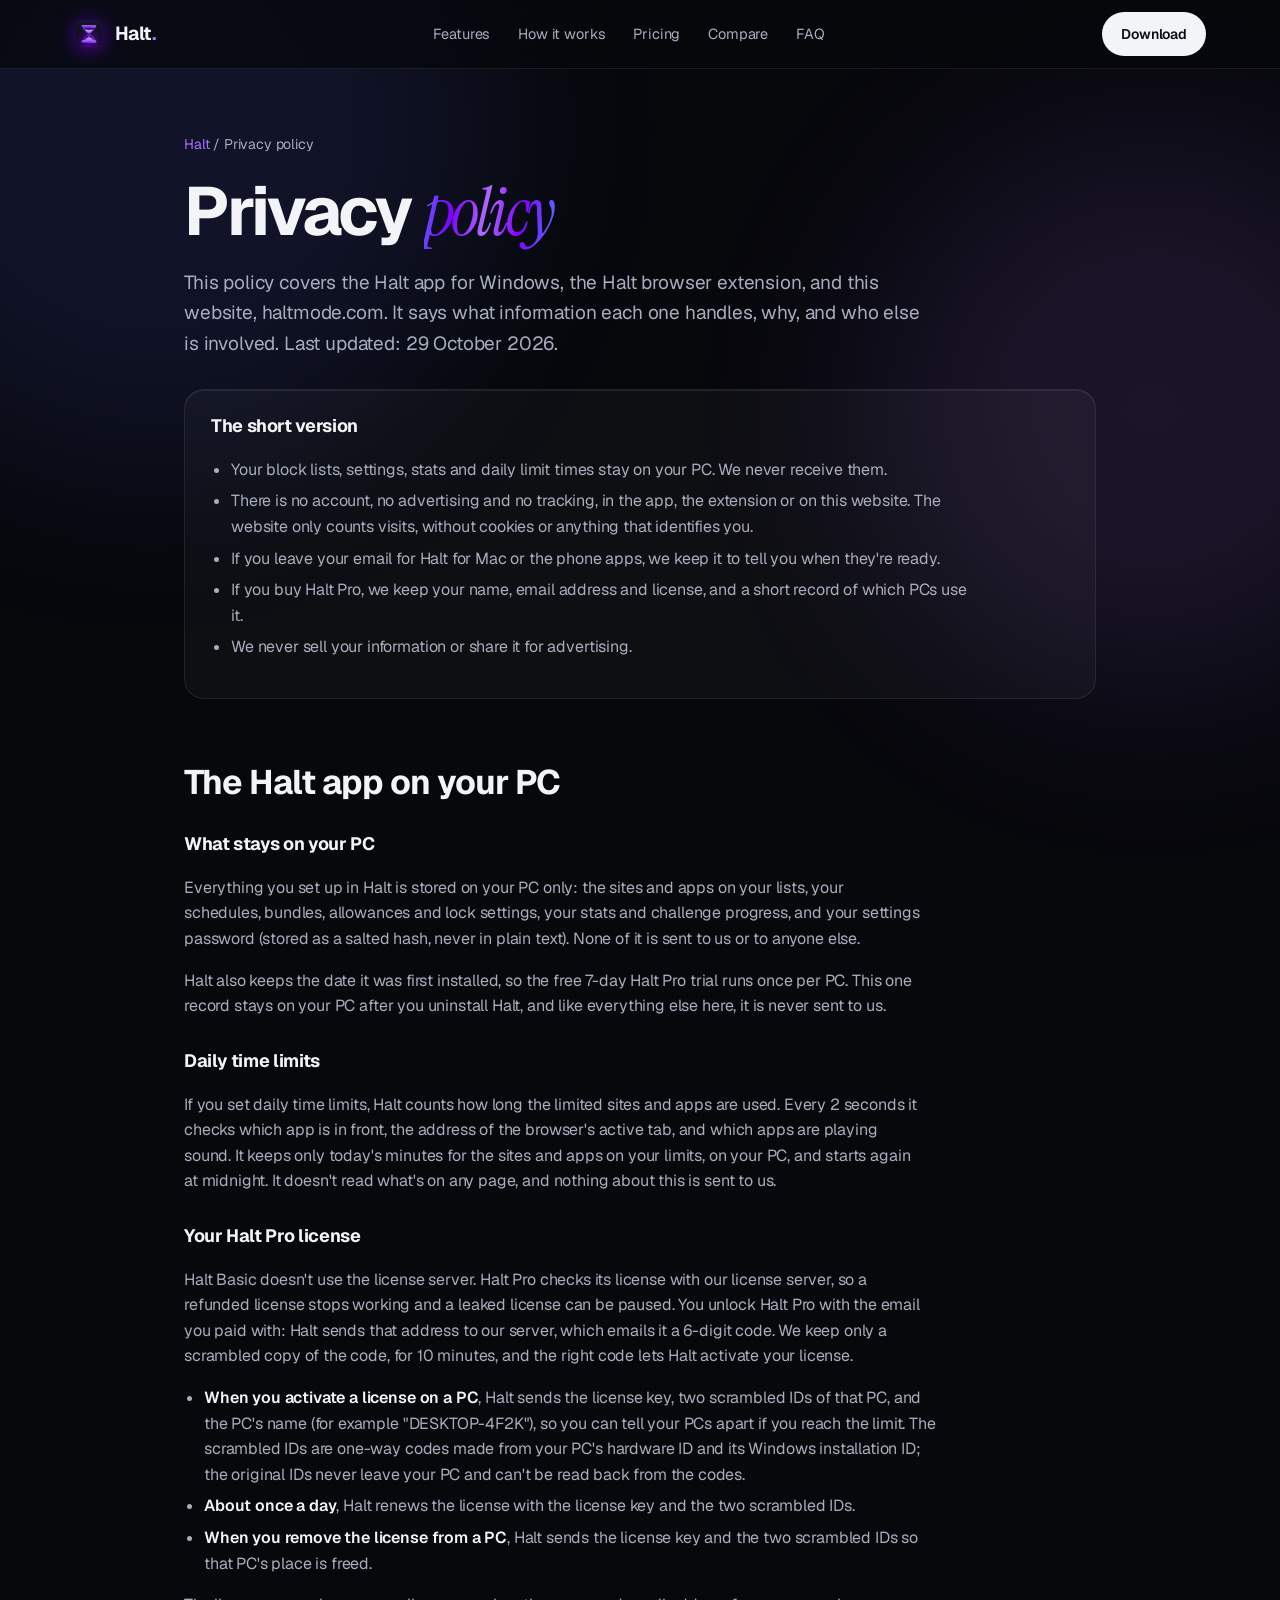
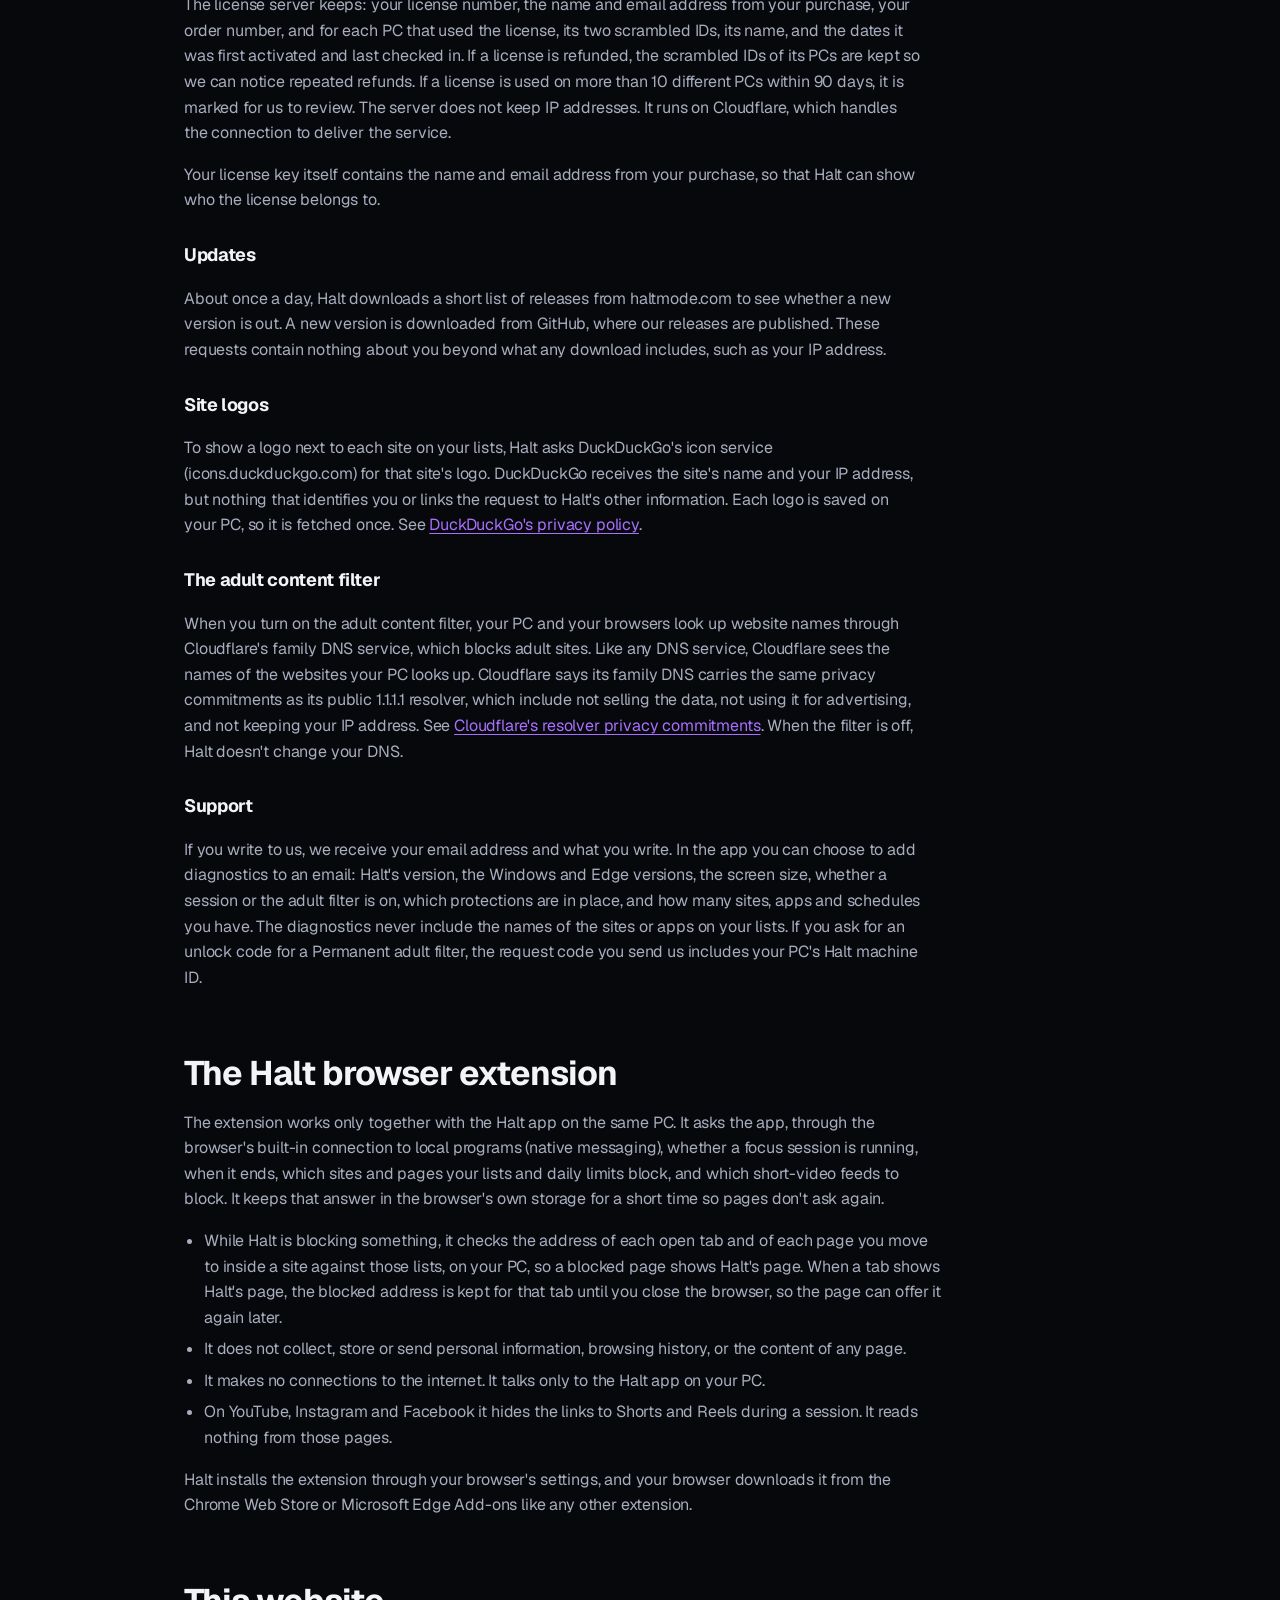
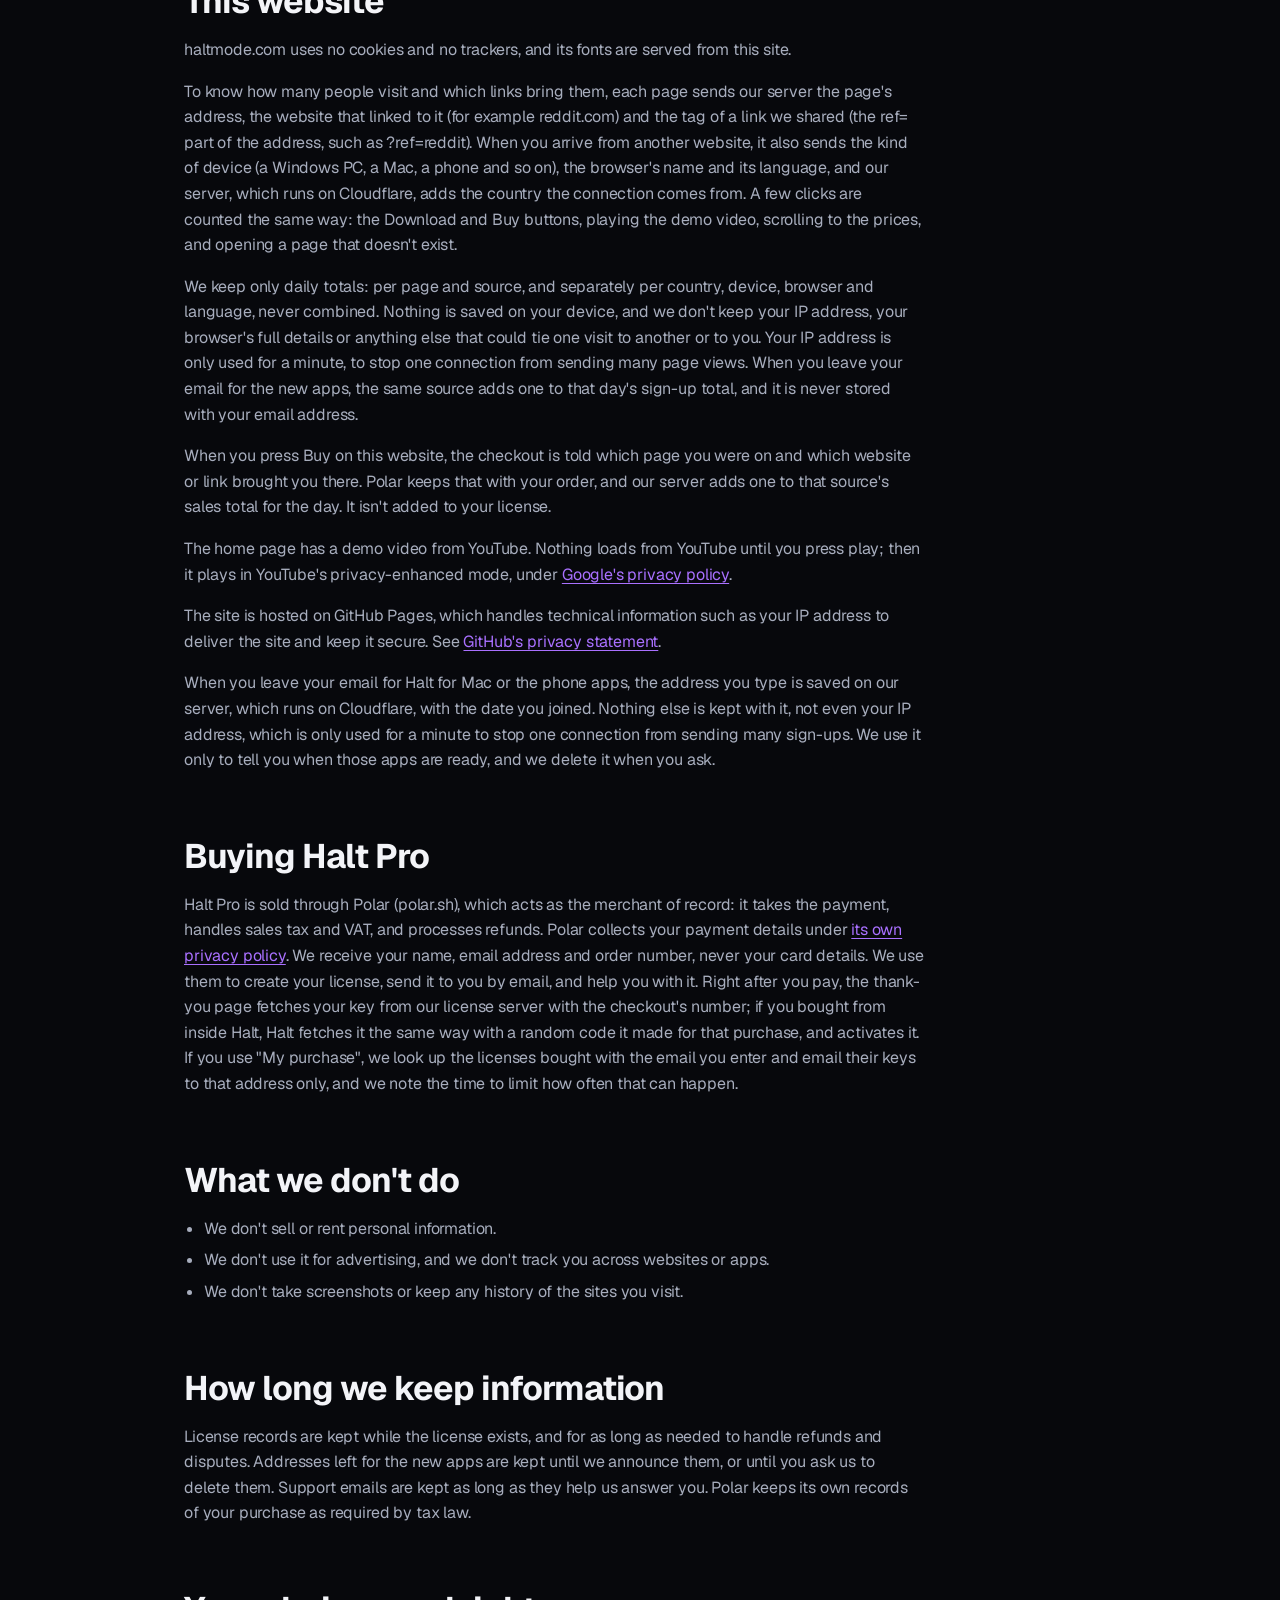
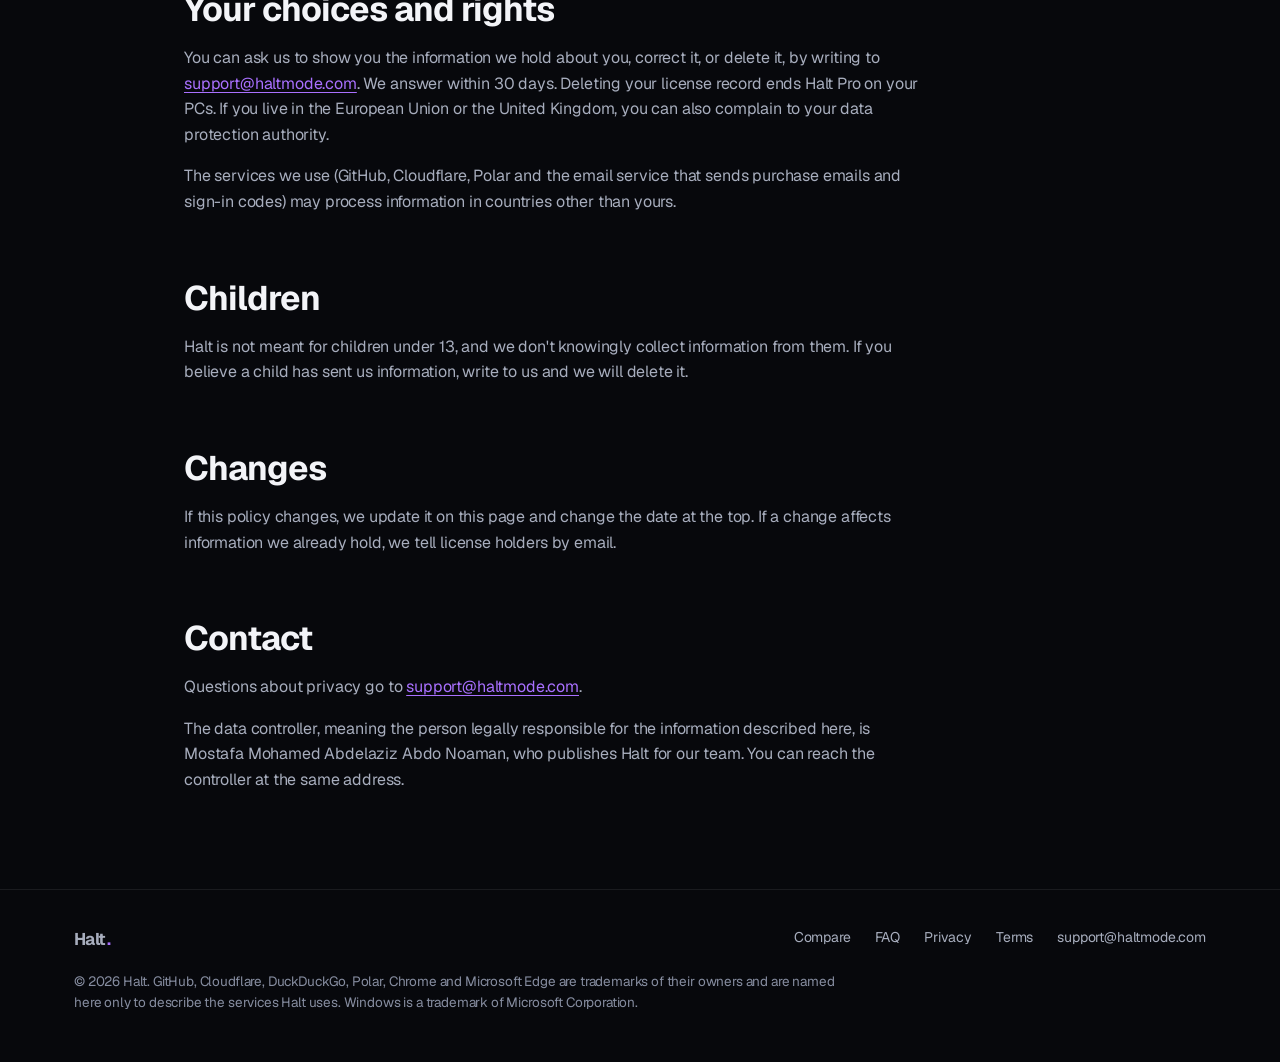
<file: privacy/index.html>
<!doctype html>
<html lang="en">
<head>
<meta charset="utf-8">
<meta name="viewport" content="width=device-width, initial-scale=1">
<title>Privacy policy: Halt</title>
<meta name="description" content="What information Halt, its browser extension and haltmode.com handle, why, and what stays on your PC. No account, no ads, no tracking.">
<link rel="canonical" href="https://haltmode.com/privacy/">
<meta name="theme-color" content="#07080c">
<meta property="og:type" content="website">
<meta property="og:url" content="https://haltmode.com/privacy/">
<meta property="og:title" content="Halt privacy policy">
<meta property="og:description" content="What Halt, its browser extension and haltmode.com handle, and what stays on your PC.">
<meta property="og:image" content="https://haltmode.com/assets/og.jpg">
<link rel="icon" href="/assets/logo.svg" type="image/svg+xml">
<link rel="preload" href="/assets/fonts/geist.woff2" as="font" type="font/woff2" crossorigin>
<link rel="stylesheet" href="/assets/pages.css">
</head>
<body>
<div class="glow" aria-hidden="true"><i></i><i></i></div>

<header class="top">
  <div class="wrap nav">
    <a class="brand" href="/" aria-label="Halt home"><img src="/assets/logo.svg" alt=""><span>Halt<b>.</b></span></a>
    <nav class="links" aria-label="Site"><a href="/#features">Features</a><a href="/#how">How it works</a><a href="/#pricing">Pricing</a><a href="/compare/">Compare</a><a href="/#faq">FAQ</a></nav>
    <a class="btn btn-primary" href="/#download">Download</a>
  </div>
</header>

<main class="wrap narrow page prose">
  <p class="crumbs"><a href="/">Halt</a> / Privacy policy</p>
  <h1>Privacy <span class="gt">policy</span></h1>
  <p class="lead">This policy covers the Halt app for Windows, the Halt browser extension, and this website, haltmode.com. It says what information each one handles, why, and who else is involved. Last updated: 29 October 2026.</p>

  <div class="card" style="padding:22px 26px; margin-top:30px">
    <h3 style="margin-top:0">The short version</h3>
    <ul>
      <li>Your block lists, settings, stats and daily limit times stay on your PC. We never receive them.</li>
      <li>There is no account, no advertising and no tracking, in the app, the extension or on this website. The website only counts visits, without cookies or anything that identifies you.</li>
      <li>If you leave your email for Halt for Mac or the phone apps, we keep it to tell you when they're ready.</li>
      <li>If you buy Halt Pro, we keep your name, email address and license, and a short record of which PCs use it.</li>
      <li>We never sell your information or share it for advertising.</li>
    </ul>
  </div>

  <h2>The Halt app on your PC</h2>
  <h3>What stays on your PC</h3>
  <p>Everything you set up in Halt is stored on your PC only: the sites and apps on your lists, your schedules, bundles, allowances and lock settings, your stats and challenge progress, and your settings password (stored as a salted hash, never in plain text). None of it is sent to us or to anyone else.</p>
  <p>Halt also keeps the date it was first installed, so the free 7-day Halt Pro trial runs once per PC. This one record stays on your PC after you uninstall Halt, and like everything else here, it is never sent to us.</p>
  <h3>Daily time limits</h3>
  <p>If you set daily time limits, Halt counts how long the limited sites and apps are used. Every 2 seconds it checks which app is in front, the address of the browser's active tab, and which apps are playing sound. It keeps only today's minutes for the sites and apps on your limits, on your PC, and starts again at midnight. It doesn't read what's on any page, and nothing about this is sent to us.</p>

  <h3>Your Halt Pro license</h3>
  <p>Halt Basic doesn't use the license server. Halt Pro checks its license with our license server, so a refunded license stops working and a leaked license can be paused. You unlock Halt Pro with the email you paid with: Halt sends that address to our server, which emails it a 6-digit code. We keep only a scrambled copy of the code, for 10 minutes, and the right code lets Halt activate your license.</p>
  <ul>
    <li><strong>When you activate a license on a PC</strong>, Halt sends the license key, two scrambled IDs of that PC, and the PC's name (for example "DESKTOP-4F2K"), so you can tell your PCs apart if you reach the limit. The scrambled IDs are one-way codes made from your PC's hardware ID and its Windows installation ID; the original IDs never leave your PC and can't be read back from the codes.</li>
    <li><strong>About once a day</strong>, Halt renews the license with the license key and the two scrambled IDs.</li>
    <li><strong>When you remove the license from a PC</strong>, Halt sends the license key and the two scrambled IDs so that PC's place is freed.</li>
  </ul>
  <p>The license server keeps: your license number, the name and email address from your purchase, your order number, and for each PC that used the license, its two scrambled IDs, its name, and the dates it was first activated and last checked in. If a license is refunded, the scrambled IDs of its PCs are kept so we can notice repeated refunds. If a license is used on more than 10 different PCs within 90 days, it is marked for us to review. The server does not keep IP addresses. It runs on Cloudflare, which handles the connection to deliver the service.</p>
  <p>Your license key itself contains the name and email address from your purchase, so that Halt can show who the license belongs to.</p>

  <h3>Updates</h3>
  <p>About once a day, Halt downloads a short list of releases from haltmode.com to see whether a new version is out. A new version is downloaded from GitHub, where our releases are published. These requests contain nothing about you beyond what any download includes, such as your IP address.</p>

  <h3>Site logos</h3>
  <p>To show a logo next to each site on your lists, Halt asks DuckDuckGo's icon service (icons.duckduckgo.com) for that site's logo. DuckDuckGo receives the site's name and your IP address, but nothing that identifies you or links the request to Halt's other information. Each logo is saved on your PC, so it is fetched once. See <a href="https://duckduckgo.com/privacy">DuckDuckGo's privacy policy</a>.</p>

  <h3>The adult content filter</h3>
  <p>When you turn on the adult content filter, your PC and your browsers look up website names through Cloudflare's family DNS service, which blocks adult sites. Like any DNS service, Cloudflare sees the names of the websites your PC looks up. Cloudflare says its family DNS carries the same privacy commitments as its public 1.1.1.1 resolver, which include not selling the data, not using it for advertising, and not keeping your IP address. See <a href="https://developers.cloudflare.com/1.1.1.1/privacy/public-dns-resolver/">Cloudflare's resolver privacy commitments</a>. When the filter is off, Halt doesn't change your DNS.</p>

  <h3>Support</h3>
  <p>If you write to us, we receive your email address and what you write. In the app you can choose to add diagnostics to an email: Halt's version, the Windows and Edge versions, the screen size, whether a session or the adult filter is on, which protections are in place, and how many sites, apps and schedules you have. The diagnostics never include the names of the sites or apps on your lists. If you ask for an unlock code for a Permanent adult filter, the request code you send us includes your PC's Halt machine ID.</p>

  <h2>The Halt browser extension</h2>
  <p>The extension works only together with the Halt app on the same PC. It asks the app, through the browser's built-in connection to local programs (native messaging), whether a focus session is running, when it ends, which sites and pages your lists and daily limits block, and which short-video feeds to block. It keeps that answer in the browser's own storage for a short time so pages don't ask again.</p>
  <ul>
    <li>While Halt is blocking something, it checks the address of each open tab and of each page you move to inside a site against those lists, on your PC, so a blocked page shows Halt's page. When a tab shows Halt's page, the blocked address is kept for that tab until you close the browser, so the page can offer it again later.</li>
    <li>It does not collect, store or send personal information, browsing history, or the content of any page.</li>
    <li>It makes no connections to the internet. It talks only to the Halt app on your PC.</li>
    <li>On YouTube, Instagram and Facebook it hides the links to Shorts and Reels during a session. It reads nothing from those pages.</li>
  </ul>
  <p>Halt installs the extension through your browser's settings, and your browser downloads it from the Chrome Web Store or Microsoft Edge Add-ons like any other extension.</p>

  <h2>This website</h2>
  <p>haltmode.com uses no cookies and no trackers, and its fonts are served from this site.</p>
  <p>To know how many people visit and which links bring them, each page sends our server the page&#39;s address, the website that linked to it (for example reddit.com) and the tag of a link we shared (the ref= part of the address, such as ?ref=reddit). When you arrive from another website, it also sends the kind of device (a Windows PC, a Mac, a phone and so on), the browser&#39;s name and its language, and our server, which runs on Cloudflare, adds the country the connection comes from. A few clicks are counted the same way: the Download and Buy buttons, playing the demo video, scrolling to the prices, and opening a page that doesn&#39;t exist.</p>
  <p>We keep only daily totals: per page and source, and separately per country, device, browser and language, never combined. Nothing is saved on your device, and we don&#39;t keep your IP address, your browser&#39;s full details or anything else that could tie one visit to another or to you. Your IP address is only used for a minute, to stop one connection from sending many page views. When you leave your email for the new apps, the same source adds one to that day&#39;s sign-up total, and it is never stored with your email address.</p>
  <p>When you press Buy on this website, the checkout is told which page you were on and which website or link brought you there. Polar keeps that with your order, and our server adds one to that source&#39;s sales total for the day. It isn&#39;t added to your license.</p>
  <p>The home page has a demo video from YouTube. Nothing loads from YouTube until you press play; then it plays in YouTube&#39;s privacy-enhanced mode, under <a href="https://policies.google.com/privacy">Google&#39;s privacy policy</a>.</p>
  <p>The site is hosted on GitHub Pages, which handles technical information such as your IP address to deliver the site and keep it secure. See <a href="https://docs.github.com/en/site-policy/privacy-policies/github-general-privacy-statement">GitHub's privacy statement</a>.</p>
  <p>When you leave your email for Halt for Mac or the phone apps, the address you type is saved on our server, which runs on Cloudflare, with the date you joined. Nothing else is kept with it, not even your IP address, which is only used for a minute to stop one connection from sending many sign-ups. We use it only to tell you when those apps are ready, and we delete it when you ask.</p>

  <h2>Buying Halt Pro</h2>
  <p>Halt Pro is sold through Polar (polar.sh), which acts as the merchant of record: it takes the payment, handles sales tax and VAT, and processes refunds. Polar collects your payment details under <a href="https://polar.sh/legal/privacy-policy">its own privacy policy</a>. We receive your name, email address and order number, never your card details. We use them to create your license, send it to you by email, and help you with it. Right after you pay, the thank-you page fetches your key from our license server with the checkout's number; if you bought from inside Halt, Halt fetches it the same way with a random code it made for that purchase, and activates it. If you use "My purchase", we look up the licenses bought with the email you enter and email their keys to that address only, and we note the time to limit how often that can happen.</p>

  <h2>What we don't do</h2>
  <ul>
    <li>We don't sell or rent personal information.</li>
    <li>We don't use it for advertising, and we don't track you across websites or apps.</li>
    <li>We don't take screenshots or keep any history of the sites you visit.</li>
  </ul>

  <h2>How long we keep information</h2>
  <p>License records are kept while the license exists, and for as long as needed to handle refunds and disputes. Addresses left for the new apps are kept until we announce them, or until you ask us to delete them. Support emails are kept as long as they help us answer you. Polar keeps its own records of your purchase as required by tax law.</p>

  <h2>Your choices and rights</h2>
  <p>You can ask us to show you the information we hold about you, correct it, or delete it, by writing to <a href="mailto:support@haltmode.com">support@haltmode.com</a>. We answer within 30 days. Deleting your license record ends Halt Pro on your PCs. If you live in the European Union or the United Kingdom, you can also complain to your data protection authority.</p>
  <p>The services we use (GitHub, Cloudflare, Polar and the email service that sends purchase emails and sign-in codes) may process information in countries other than yours.</p>

  <h2>Children</h2>
  <p>Halt is not meant for children under 13, and we don't knowingly collect information from them. If you believe a child has sent us information, write to us and we will delete it.</p>

  <h2>Changes</h2>
  <p>If this policy changes, we update it on this page and change the date at the top. If a change affects information we already hold, we tell license holders by email.</p>

  <h2>Contact</h2>
  <p>Questions about privacy go to <a href="mailto:support@haltmode.com">support@haltmode.com</a>.</p>
  <p>The data controller, meaning the person legally responsible for the information described here, is Mostafa Mohamed Abdelaziz Abdo Noaman, who publishes Halt for our team. You can reach the controller at the same address.</p>
</main>

<footer>
  <div class="wrap">
    <div class="fgrid2">
      <a class="brand" href="/" style="font-size:17px"><span>Halt<b>.</b></span></a>
      <div class="cols"><a href="/compare/">Compare</a><a href="/#faq">FAQ</a><a href="/privacy/">Privacy</a><a href="/terms/">Terms</a><a href="mailto:support@haltmode.com">support@haltmode.com</a></div>
    </div>
    <p>© 2026 Halt. GitHub, Cloudflare, DuckDuckGo, Polar, Chrome and Microsoft Edge are trademarks of their owners and are named here only to describe the services Halt uses. Windows is a trademark of Microsoft Corporation.</p>
  </div>
</footer>
<script src="/assets/menu.js" defer></script>
<script src="/assets/count.js" defer></script>
</body>
</html>
</file>
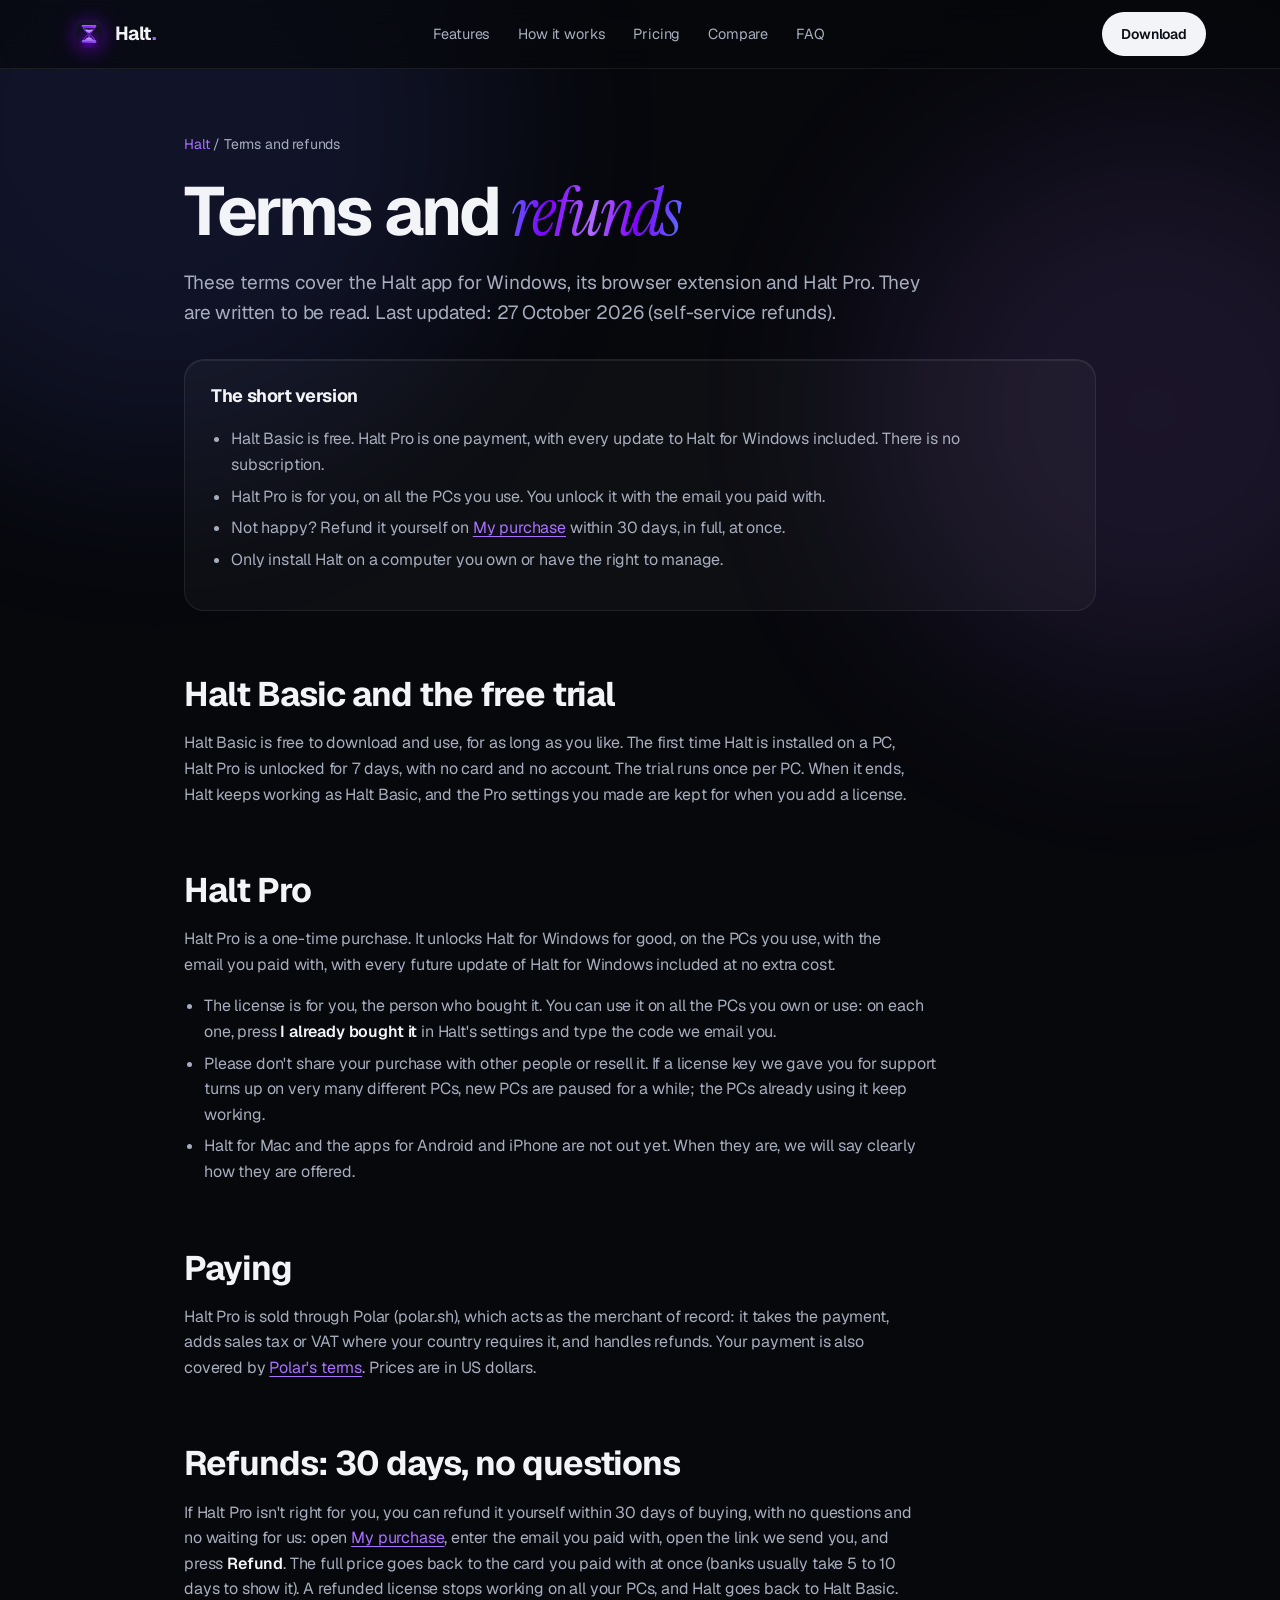
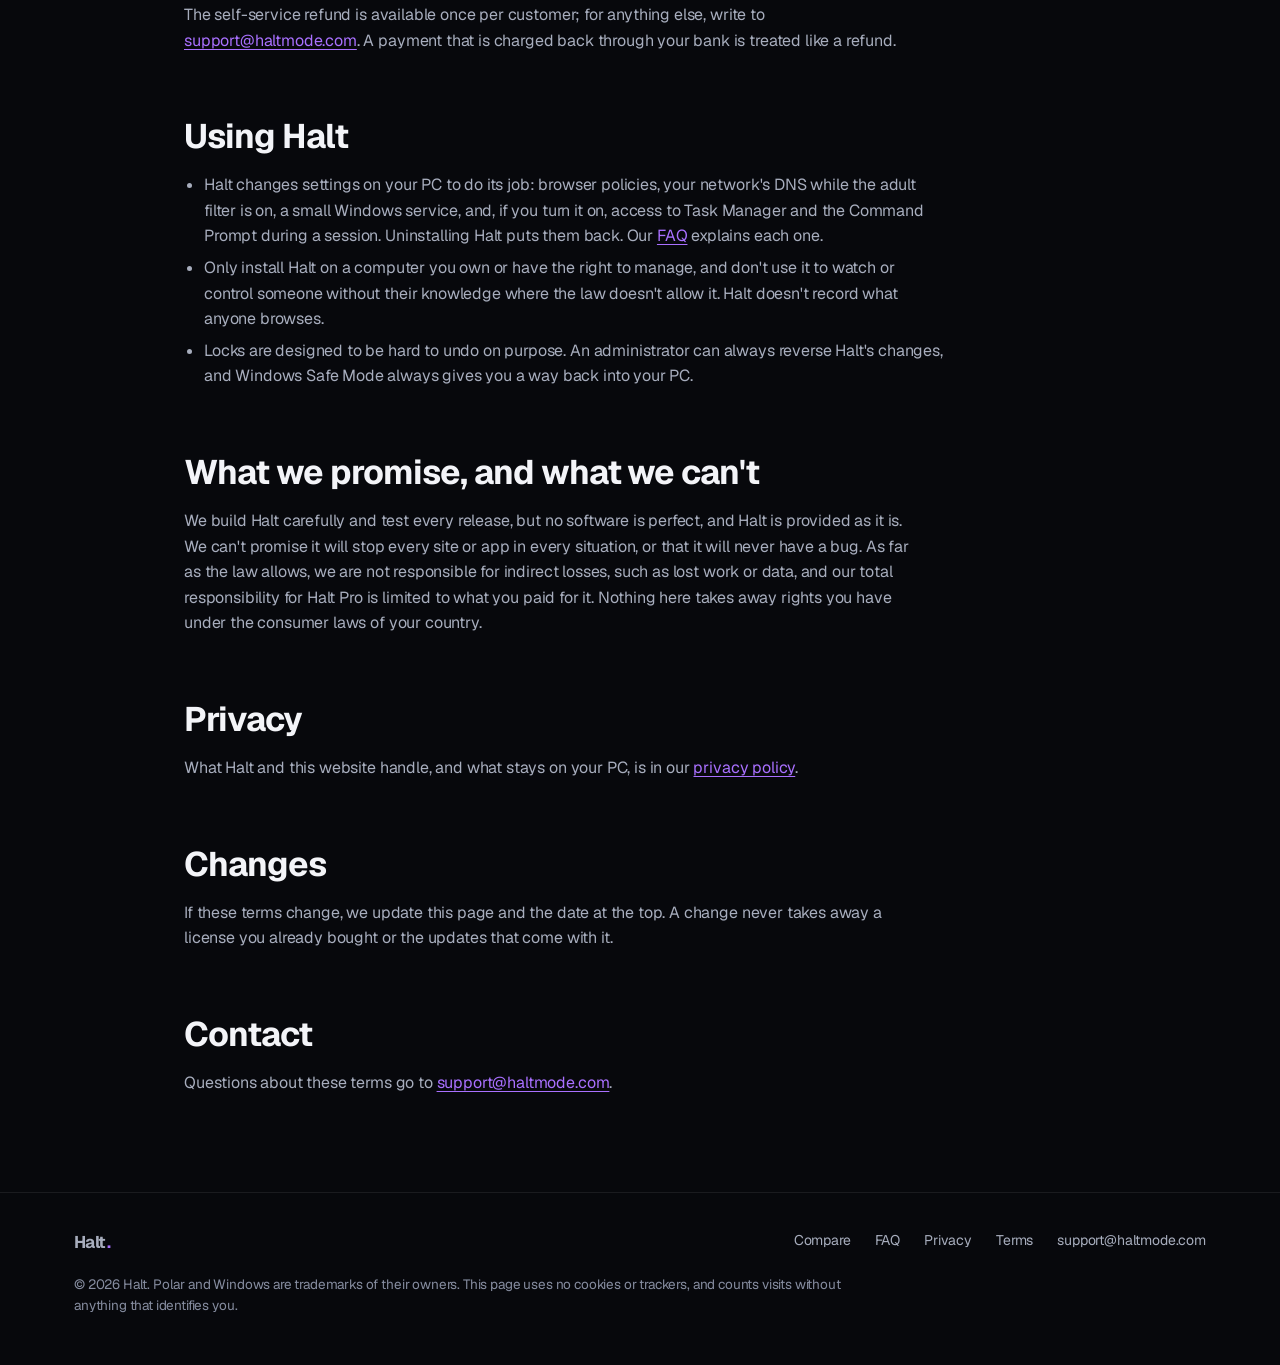
<file: terms/index.html>
<!doctype html>
<html lang="en">
<head>
<meta charset="utf-8">
<meta name="viewport" content="width=device-width, initial-scale=1">
<title>Terms and refunds: Halt</title>
<meta name="description" content="The terms for using Halt and buying Halt Pro: a one-time payment, every update included, all your PCs, and a 30-day money-back guarantee.">
<link rel="canonical" href="https://haltmode.com/terms/">
<meta name="theme-color" content="#07080c">
<meta property="og:type" content="website">
<meta property="og:url" content="https://haltmode.com/terms/">
<meta property="og:title" content="Halt terms and refunds">
<meta property="og:image" content="https://haltmode.com/assets/og.jpg">
<link rel="icon" href="/assets/logo.svg" type="image/svg+xml">
<link rel="preload" href="/assets/fonts/geist.woff2" as="font" type="font/woff2" crossorigin>
<link rel="stylesheet" href="/assets/pages.css">
</head>
<body>
<div class="glow" aria-hidden="true"><i></i><i></i></div>

<header class="top">
  <div class="wrap nav">
    <a class="brand" href="/" aria-label="Halt home"><img src="/assets/logo.svg" alt=""><span>Halt<b>.</b></span></a>
    <nav class="links" aria-label="Site"><a href="/#features">Features</a><a href="/#how">How it works</a><a href="/#pricing">Pricing</a><a href="/compare/">Compare</a><a href="/#faq">FAQ</a></nav>
    <a class="btn btn-primary" href="/#download">Download</a>
  </div>
</header>

<main class="wrap narrow page prose">
  <p class="crumbs"><a href="/">Halt</a> / Terms and refunds</p>
  <h1>Terms and <span class="gt">refunds</span></h1>
  <p class="lead">These terms cover the Halt app for Windows, its browser extension and Halt Pro. They are written to be read. Last updated: 27 October 2026 (self-service refunds).</p>

  <div class="card" style="padding:22px 26px; margin-top:30px">
    <h3 style="margin-top:0">The short version</h3>
    <ul>
      <li>Halt Basic is free. Halt Pro is one payment, with every update to Halt for Windows included. There is no subscription.</li>
      <li>Halt Pro is for you, on all the PCs you use. You unlock it with the email you paid with.</li>
      <li>Not happy? Refund it yourself on <a href="/account/">My purchase</a> within 30 days, in full, at once.</li>
      <li>Only install Halt on a computer you own or have the right to manage.</li>
    </ul>
  </div>

  <h2>Halt Basic and the free trial</h2>
  <p>Halt Basic is free to download and use, for as long as you like. The first time Halt is installed on a PC, Halt Pro is unlocked for 7 days, with no card and no account. The trial runs once per PC. When it ends, Halt keeps working as Halt Basic, and the Pro settings you made are kept for when you add a license.</p>

  <h2>Halt Pro</h2>
  <p>Halt Pro is a one-time purchase. It unlocks Halt for Windows for good, on the PCs you use, with the email you paid with, with every future update of Halt for Windows included at no extra cost.</p>
  <ul>
    <li>The license is for you, the person who bought it. You can use it on all the PCs you own or use: on each one, press <b>I already bought it</b> in Halt's settings and type the code we email you.</li>
    <li>Please don't share your purchase with other people or resell it. If a license key we gave you for support turns up on very many different PCs, new PCs are paused for a while; the PCs already using it keep working.</li>
    <li>Halt for Mac and the apps for Android and iPhone are not out yet. When they are, we will say clearly how they are offered.</li>
  </ul>

  <h2>Paying</h2>
  <p>Halt Pro is sold through Polar (polar.sh), which acts as the merchant of record: it takes the payment, adds sales tax or VAT where your country requires it, and handles refunds. Your payment is also covered by <a href="https://polar.sh/legal/terms">Polar's terms</a>. Prices are in US dollars.</p>

  <h2>Refunds: 30 days, no questions</h2>
  <p>If Halt Pro isn't right for you, you can refund it yourself within 30 days of buying, with no questions and no waiting for us: open <a href="/account/">My purchase</a>, enter the email you paid with, open the link we send you, and press <b>Refund</b>. The full price goes back to the card you paid with at once (banks usually take 5 to 10 days to show it). A refunded license stops working on all your PCs, and Halt goes back to Halt Basic. The self-service refund is available once per customer; for anything else, write to <a href="mailto:support@haltmode.com">support@haltmode.com</a>. A payment that is charged back through your bank is treated like a refund.</p>

  <h2>Using Halt</h2>
  <ul>
    <li>Halt changes settings on your PC to do its job: browser policies, your network's DNS while the adult filter is on, a small Windows service, and, if you turn it on, access to Task Manager and the Command Prompt during a session. Uninstalling Halt puts them back. Our <a href="/#faq">FAQ</a> explains each one.</li>
    <li>Only install Halt on a computer you own or have the right to manage, and don't use it to watch or control someone without their knowledge where the law doesn't allow it. Halt doesn't record what anyone browses.</li>
    <li>Locks are designed to be hard to undo on purpose. An administrator can always reverse Halt's changes, and Windows Safe Mode always gives you a way back into your PC.</li>
  </ul>

  <h2>What we promise, and what we can't</h2>
  <p>We build Halt carefully and test every release, but no software is perfect, and Halt is provided as it is. We can't promise it will stop every site or app in every situation, or that it will never have a bug. As far as the law allows, we are not responsible for indirect losses, such as lost work or data, and our total responsibility for Halt Pro is limited to what you paid for it. Nothing here takes away rights you have under the consumer laws of your country.</p>

  <h2>Privacy</h2>
  <p>What Halt and this website handle, and what stays on your PC, is in our <a href="/privacy/">privacy policy</a>.</p>

  <h2>Changes</h2>
  <p>If these terms change, we update this page and the date at the top. A change never takes away a license you already bought or the updates that come with it.</p>

  <h2>Contact</h2>
  <p>Questions about these terms go to <a href="mailto:support@haltmode.com">support@haltmode.com</a>.</p>
</main>

<footer>
  <div class="wrap">
    <div class="fgrid2">
      <a class="brand" href="/" style="font-size:17px"><span>Halt<b>.</b></span></a>
      <div class="cols"><a href="/compare/">Compare</a><a href="/#faq">FAQ</a><a href="/privacy/">Privacy</a><a href="/terms/">Terms</a><a href="mailto:support@haltmode.com">support@haltmode.com</a></div>
    </div>
    <p>© 2026 Halt. Polar and Windows are trademarks of their owners. This page uses no cookies or trackers, and counts visits without anything that identifies you.</p>
  </div>
</footer>
<script src="/assets/menu.js" defer></script>
<script src="/assets/count.js" defer></script>
</body>
</html>
</file>
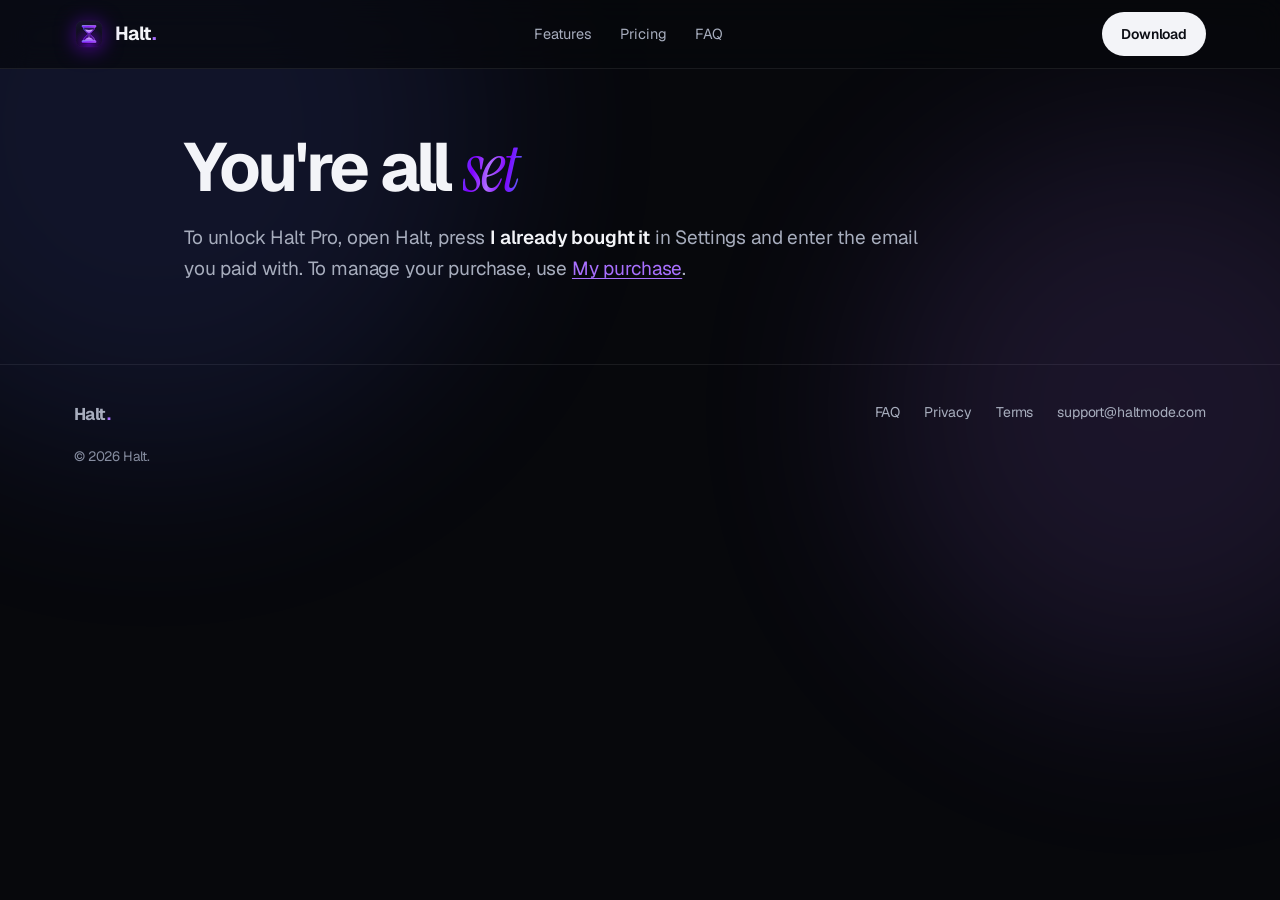
<file: thanks/index.html>
<!doctype html>
<html lang="en">
<head>
<meta charset="utf-8">
<meta name="viewport" content="width=device-width, initial-scale=1">
<title>Thank you: Halt Pro</title>
<meta name="robots" content="noindex">
<meta http-equiv="Content-Security-Policy" content="default-src 'self'; script-src 'self'; style-src 'self' 'unsafe-inline'; img-src 'self' data:; font-src 'self'; connect-src https://halt-license.haltmode.workers.dev; form-action 'self' https://halt-license.haltmode.workers.dev; base-uri 'none'; object-src 'none'">
<meta name="theme-color" content="#07080c">
<link rel="icon" href="/assets/logo.svg" type="image/svg+xml">
<link rel="preload" href="/assets/fonts/geist.woff2" as="font" type="font/woff2" crossorigin>
<link rel="stylesheet" href="/assets/pages.css">
<style>
  .dl{display:flex; gap:12px; flex-wrap:wrap; margin:22px 0 6px}
  [hidden]{display:none !important}
</style>
</head>
<body>
<div class="glow" aria-hidden="true"><i></i><i></i></div>

<header class="top">
  <div class="wrap nav">
    <a class="brand" href="/" aria-label="Halt home"><img src="/assets/logo.svg" alt=""><span>Halt<b>.</b></span></a>
    <nav class="links" aria-label="Site"><a href="/#features">Features</a><a href="/#pricing">Pricing</a><a href="/#faq">FAQ</a></nav>
    <a class="btn btn-primary" href="/#download">Download</a>
  </div>
</header>

<main class="wrap narrow page prose">
  <div id="wait">
    <h1>Thank <span class="gt">you</span></h1>
    <p class="lead">Your payment went through. Setting up Halt Pro, this takes a few seconds.</p>
  </div>

  <div id="ok" hidden>
    <h1>Welcome to <span class="gt">Halt Pro</span></h1>
    <p class="lead" id="applead" hidden>Back in Halt, the unlock window opens by itself within a few seconds: type this email and the 6-digit code we send you.</p>
    <p class="lead">Halt Pro is yours for good, with every update, on all the PCs you use. To unlock it on a PC:</p>
    <ol>
      <li>Install Halt if you haven't yet.</li>
      <li>Open Halt, go to <b>Settings</b>, and press <b>I already bought it</b>.</li>
      <li>Enter <b id="who">the email you paid with</b> and type the 6-digit code we email you.</li>
    </ol>
    <div class="dl"><a class="btn btn-primary" href="/#download">Download Halt</a></div>
    <p class="small">We also sent a welcome email to that address. Changed your mind? You can refund it yourself on <a href="/account/">My purchase</a> within 30 days.</p>
  </div>

  <div id="slow" hidden>
    <h1>Almost <span class="gt">there</span></h1>
    <p class="lead">Your payment went through. It can take a minute to reach us: open Halt, press <b>I already bought it</b> in Settings and enter the email you paid with. If that doesn't work after a few minutes, write to <a href="mailto:support@haltmode.com">support@haltmode.com</a>.</p>
  </div>

  <div id="gone" hidden>
    <h1>You're all <span class="gt">set</span></h1>
    <p class="lead" id="gonetext">To unlock Halt Pro, open Halt, press <b>I already bought it</b> in Settings and enter the email you paid with. To manage your purchase, use <a href="/account/">My purchase</a>.</p>
  </div>

  <div id="fail" hidden>
    <h1>The checkout didn't <span class="gt">open</span></h1>
    <p class="lead">Nothing was charged. Please try again in a minute, or write to <a href="mailto:support@haltmode.com">support@haltmode.com</a> and we'll help.</p>
    <div class="dl"><a class="btn btn-primary" rel="nofollow" href="https://halt-license.haltmode.workers.dev/v1/buy">Try again</a><a class="btn" href="/#pricing">Back to pricing</a></div>
  </div>
</main>

<footer>
  <div class="wrap">
    <div class="fgrid2">
      <a class="brand" href="/" style="font-size:17px"><span>Halt<b>.</b></span></a>
      <div class="cols"><a href="/#faq">FAQ</a><a href="/privacy/">Privacy</a><a href="/terms/">Terms</a><a href="mailto:support@haltmode.com">support@haltmode.com</a></div>
    </div>
    <p>© 2026 Halt.</p>
  </div>
</footer>
<script src="/assets/menu.js" defer></script>
<script src="/thanks/thanks.js" defer></script>
</body>
</html>
</file>
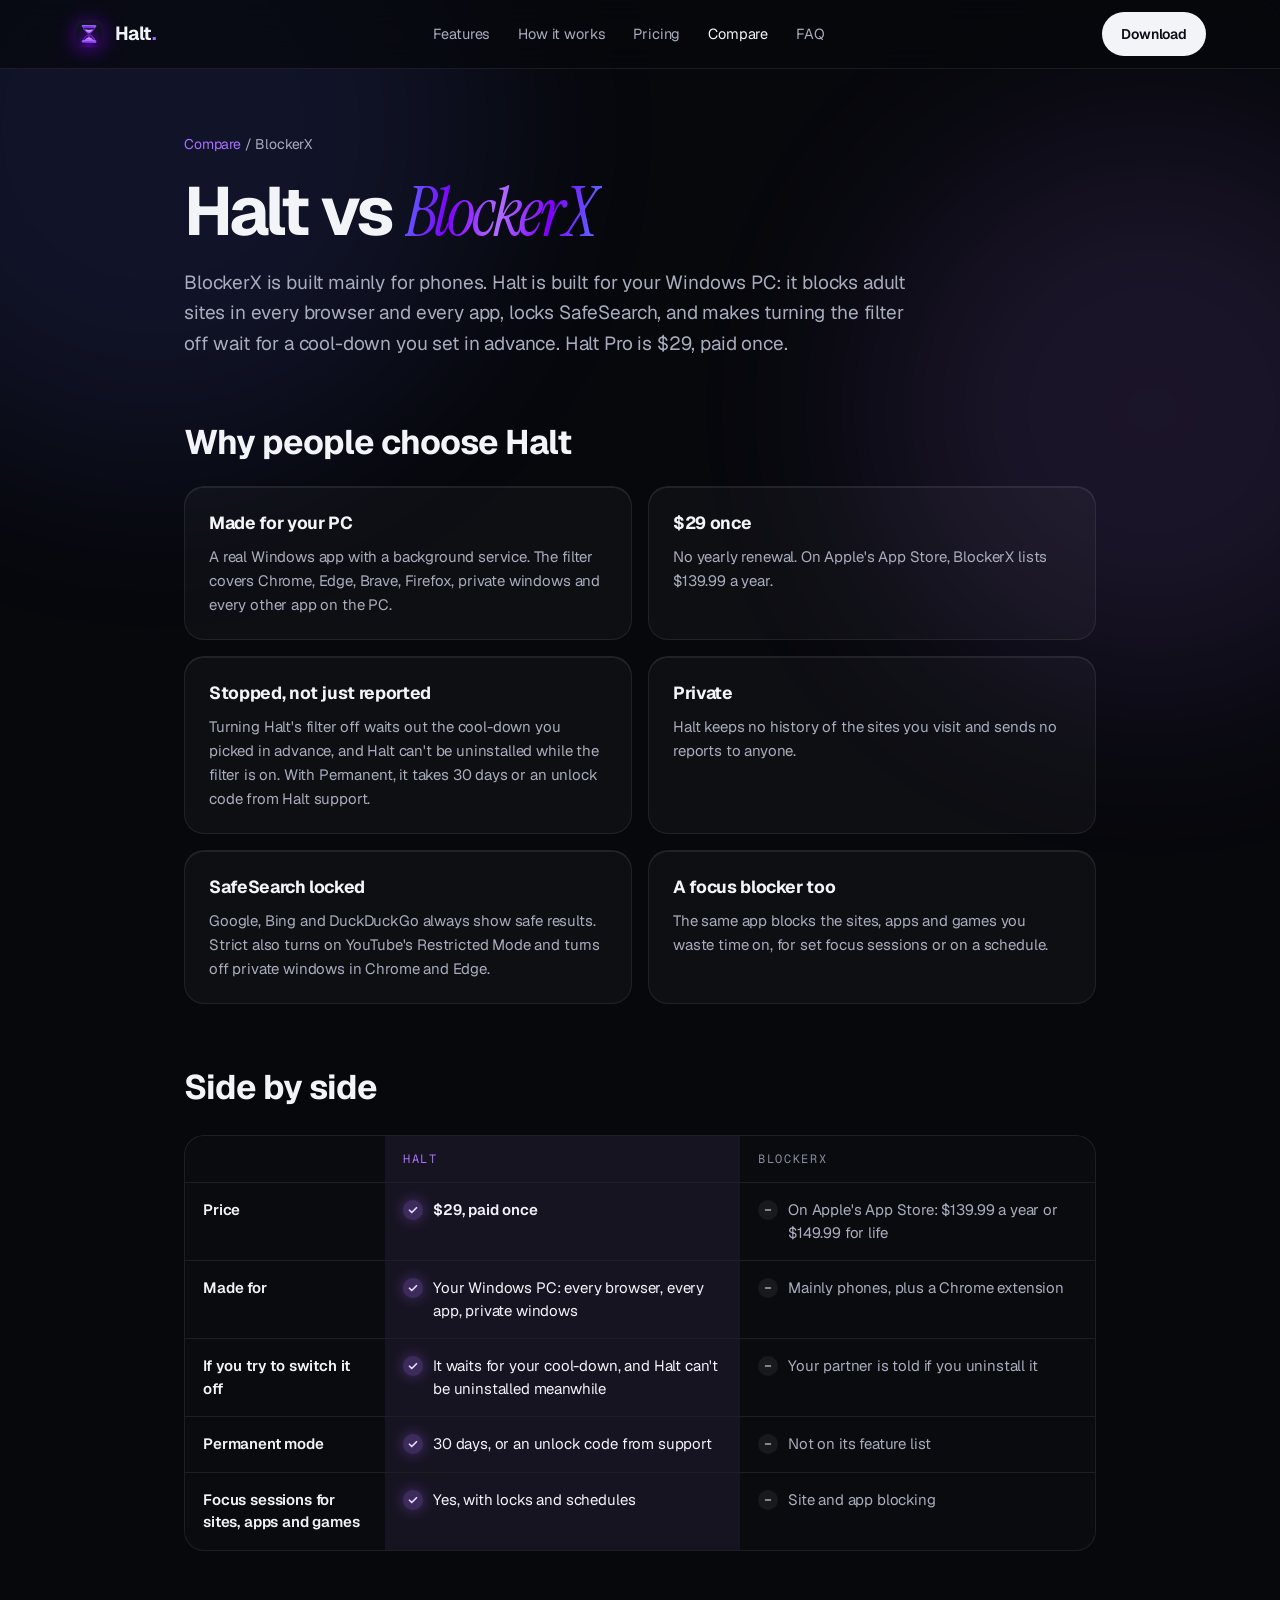
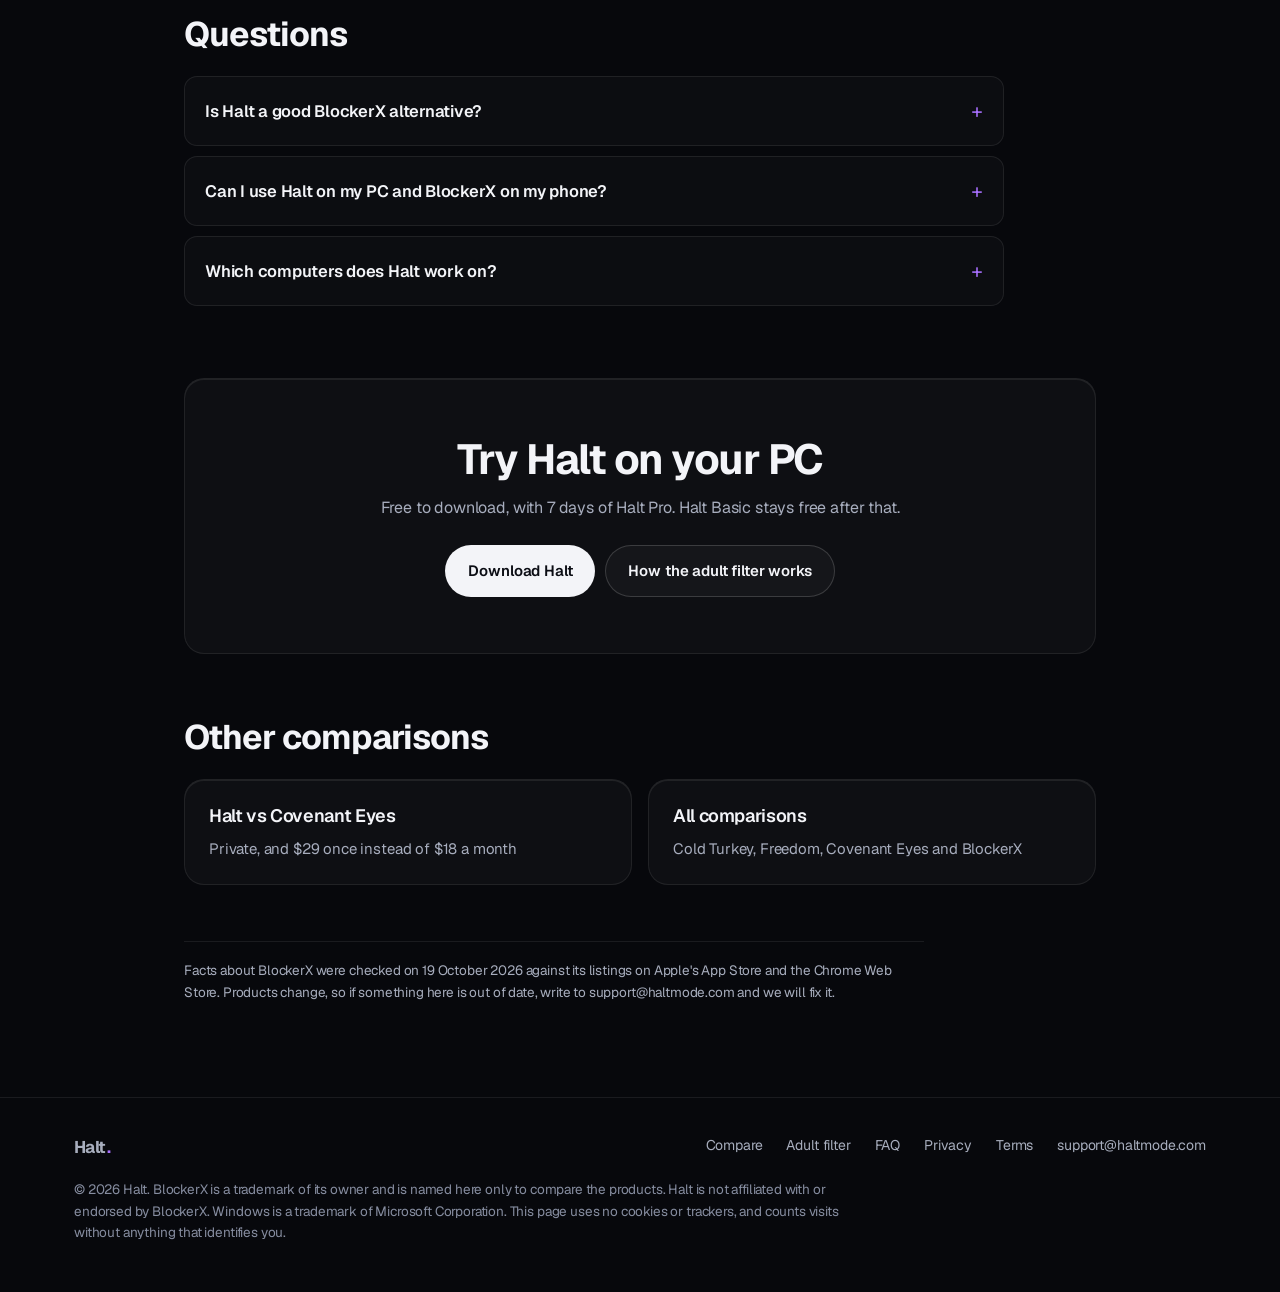
<file: compare/blockerx/index.html>
<!doctype html>
<html lang="en">
<head>
<meta charset="utf-8">
<meta name="viewport" content="width=device-width, initial-scale=1">
<title>BlockerX alternative for Windows: Halt vs BlockerX</title>
<meta name="description" content="Looking for a BlockerX alternative for your PC? Halt blocks adult sites in every browser and app on Windows, with SafeSearch locked and a cool-down before it can be turned off. $29 once, no subscription.">
<link rel="canonical" href="https://haltmode.com/compare/blockerx/">
<meta name="theme-color" content="#07080c">
<meta property="og:type" content="article">
<meta property="og:url" content="https://haltmode.com/compare/blockerx/">
<meta property="og:title" content="Halt vs BlockerX">
<meta property="og:description" content="Your whole Windows PC, for one payment.">
<meta property="og:image" content="https://haltmode.com/assets/og.jpg">
<meta name="twitter:card" content="summary_large_image">
<link rel="icon" href="/assets/logo.svg" type="image/svg+xml">
<link rel="preload" href="/assets/fonts/geist.woff2" as="font" type="font/woff2" crossorigin>
<link rel="stylesheet" href="/assets/pages.css">
<script type="application/ld+json">
{"@context":"https://schema.org","@type":"FAQPage","mainEntity":[
 {"@type":"Question","name":"Is Halt a good BlockerX alternative?","acceptedAnswer":{"@type":"Answer","text":"Yes, for your Windows PC. Halt blocks adult sites in every browser and app on the PC, locks SafeSearch, and makes turning the filter off wait for a cool-down you set in advance. Halt Pro is $29, paid once."}},
 {"@type":"Question","name":"Can I use Halt on my PC and BlockerX on my phone?","acceptedAnswer":{"@type":"Answer","text":"Yes. They run on different devices, so they don't affect each other."}},
 {"@type":"Question","name":"How much does Halt cost compared with BlockerX?","acceptedAnswer":{"@type":"Answer","text":"Halt Pro is $29 paid once. On 19 October 2026, BlockerX's App Store listing showed $139.99 a year or $149.99 for lifetime access."}}
]}
</script>
</head>
<body>
<div class="glow" aria-hidden="true"><i></i><i></i></div>

<header class="top">
  <div class="wrap nav">
    <a class="brand" href="/" aria-label="Halt home"><img src="/assets/logo.svg" alt=""><span>Halt<b>.</b></span></a>
    <nav class="links" aria-label="Site"><a href="/#features">Features</a><a href="/#how">How it works</a><a href="/#pricing">Pricing</a><a href="/compare/" aria-current="page">Compare</a><a href="/#faq">FAQ</a></nav>
    <a class="btn btn-primary" href="/#download">Download</a>
  </div>
</header>

<main class="wrap narrow page prose">
  <p class="crumbs"><a href="/compare/">Compare</a> / BlockerX</p>
  <h1>Halt vs <span class="gt">BlockerX</span></h1>
  <p class="lead">BlockerX is built mainly for phones. Halt is built for your Windows PC: it blocks adult sites in every browser and every app, locks SafeSearch, and makes turning the filter off wait for a cool-down you set in advance. Halt Pro is $29, paid once.</p>

  <h2>Why people choose Halt</h2>
  <div class="wins">
    <div class="card win"><h3>Made for your PC</h3><p>A real Windows app with a background service. The filter covers Chrome, Edge, Brave, Firefox, private windows and every other app on the PC.</p></div>
    <div class="card win"><h3>$29 once</h3><p>No yearly renewal. On Apple's App Store, BlockerX lists $139.99 a year.</p></div>
    <div class="card win"><h3>Stopped, not just reported</h3><p>Turning Halt's filter off waits out the cool-down you picked in advance, and Halt can't be uninstalled while the filter is on. With Permanent, it takes 30 days or an unlock code from Halt support.</p></div>
    <div class="card win"><h3>Private</h3><p>Halt keeps no history of the sites you visit and sends no reports to anyone.</p></div>
    <div class="card win"><h3>SafeSearch locked</h3><p>Google, Bing and DuckDuckGo always show safe results. Strict also turns on YouTube's Restricted Mode and turns off private windows in Chrome and Edge.</p></div>
    <div class="card win"><h3>A focus blocker too</h3><p>The same app blocks the sites, apps and games you waste time on, for set focus sessions or on a schedule.</p></div>
  </div>

  <h2>Side by side</h2>
  <div class="cmp" role="table" aria-label="Halt compared with BlockerX">
    <div class="row head" role="row"><div role="columnheader"></div><div class="h" role="columnheader">Halt</div><div role="columnheader">BlockerX</div></div>
    <div class="row" role="row"><div role="rowheader">Price</div><div class="h" role="cell"><span class="yes"><span><b>$29, paid once</b></span></span></div><div role="cell"><span class="part">On Apple's App Store: $139.99 a year or $149.99 for life</span></div></div>
    <div class="row" role="row"><div role="rowheader">Made for</div><div class="h" role="cell"><span class="yes">Your Windows PC: every browser, every app, private windows</span></div><div role="cell"><span class="part">Mainly phones, plus a Chrome extension</span></div></div>
    <div class="row" role="row"><div role="rowheader">If you try to switch it off</div><div class="h" role="cell"><span class="yes">It waits for your cool-down, and Halt can't be uninstalled meanwhile</span></div><div role="cell"><span class="part">Your partner is told if you uninstall it</span></div></div>
    <div class="row" role="row"><div role="rowheader">Permanent mode</div><div class="h" role="cell"><span class="yes">30 days, or an unlock code from support</span></div><div role="cell"><span class="part">Not on its feature list</span></div></div>
    <div class="row" role="row"><div role="rowheader">Focus sessions for sites, apps and games</div><div class="h" role="cell"><span class="yes">Yes, with locks and schedules</span></div><div role="cell"><span class="part">Site and app blocking</span></div></div>
  </div>

  <h2>Questions</h2>
  <div class="faq">
    <details><summary>Is Halt a good BlockerX alternative?</summary><p>Yes, for your Windows PC. Halt blocks adult sites in every browser and app on the PC, locks SafeSearch, and makes turning the filter off wait for a cool-down you set in advance. Halt Pro is $29, paid once.</p></details>
    <details><summary>Can I use Halt on my PC and BlockerX on my phone?</summary><p>Yes. They run on different devices, so they don't affect each other.</p></details>
    <details><summary>Which computers does Halt work on?</summary><p>Windows PCs. Halt for Mac and apps for Android and iPhone are coming soon.</p></details>
  </div>

  <div class="card cta">
    <h2>Try Halt on your PC</h2>
    <p>Free to download, with 7 days of Halt Pro. Halt Basic stays free after that.</p>
    <div class="btns"><a class="btn btn-primary" href="/#download">Download Halt</a><a class="btn" href="/adult-filter/">How the adult filter works</a></div>
  </div>

  <h2>Other comparisons</h2>
  <div class="more"><a class="card" href="/compare/covenant-eyes/"><b>Halt vs Covenant Eyes</b><span>Private, and $29 once instead of $18 a month</span></a><a class="card" href="/compare/"><b>All comparisons</b><span>Cold Turkey, Freedom, Covenant Eyes and BlockerX</span></a></div>

  <p class="checked">Facts about BlockerX were checked on 19 October 2026 against its listings on Apple's App Store and the Chrome Web Store. Products change, so if something here is out of date, write to support@haltmode.com and we will fix it.</p>
</main>

<footer>
  <div class="wrap">
    <div class="fgrid2">
      <a class="brand" href="/" style="font-size:17px"><span>Halt<b>.</b></span></a>
      <div class="cols"><a href="/compare/">Compare</a><a href="/adult-filter/">Adult filter</a><a href="/#faq">FAQ</a><a href="/privacy/">Privacy</a><a href="/terms/">Terms</a><a href="mailto:support@haltmode.com">support@haltmode.com</a></div>
    </div>
    <p>© 2026 Halt. BlockerX is a trademark of its owner and is named here only to compare the products. Halt is not affiliated with or endorsed by BlockerX. Windows is a trademark of Microsoft Corporation. This page uses no cookies or trackers, and counts visits without anything that identifies you.</p>
  </div>
</footer>
<script src="/assets/menu.js" defer></script>
<script src="/assets/count.js" defer></script>
</body>
</html>
</file>
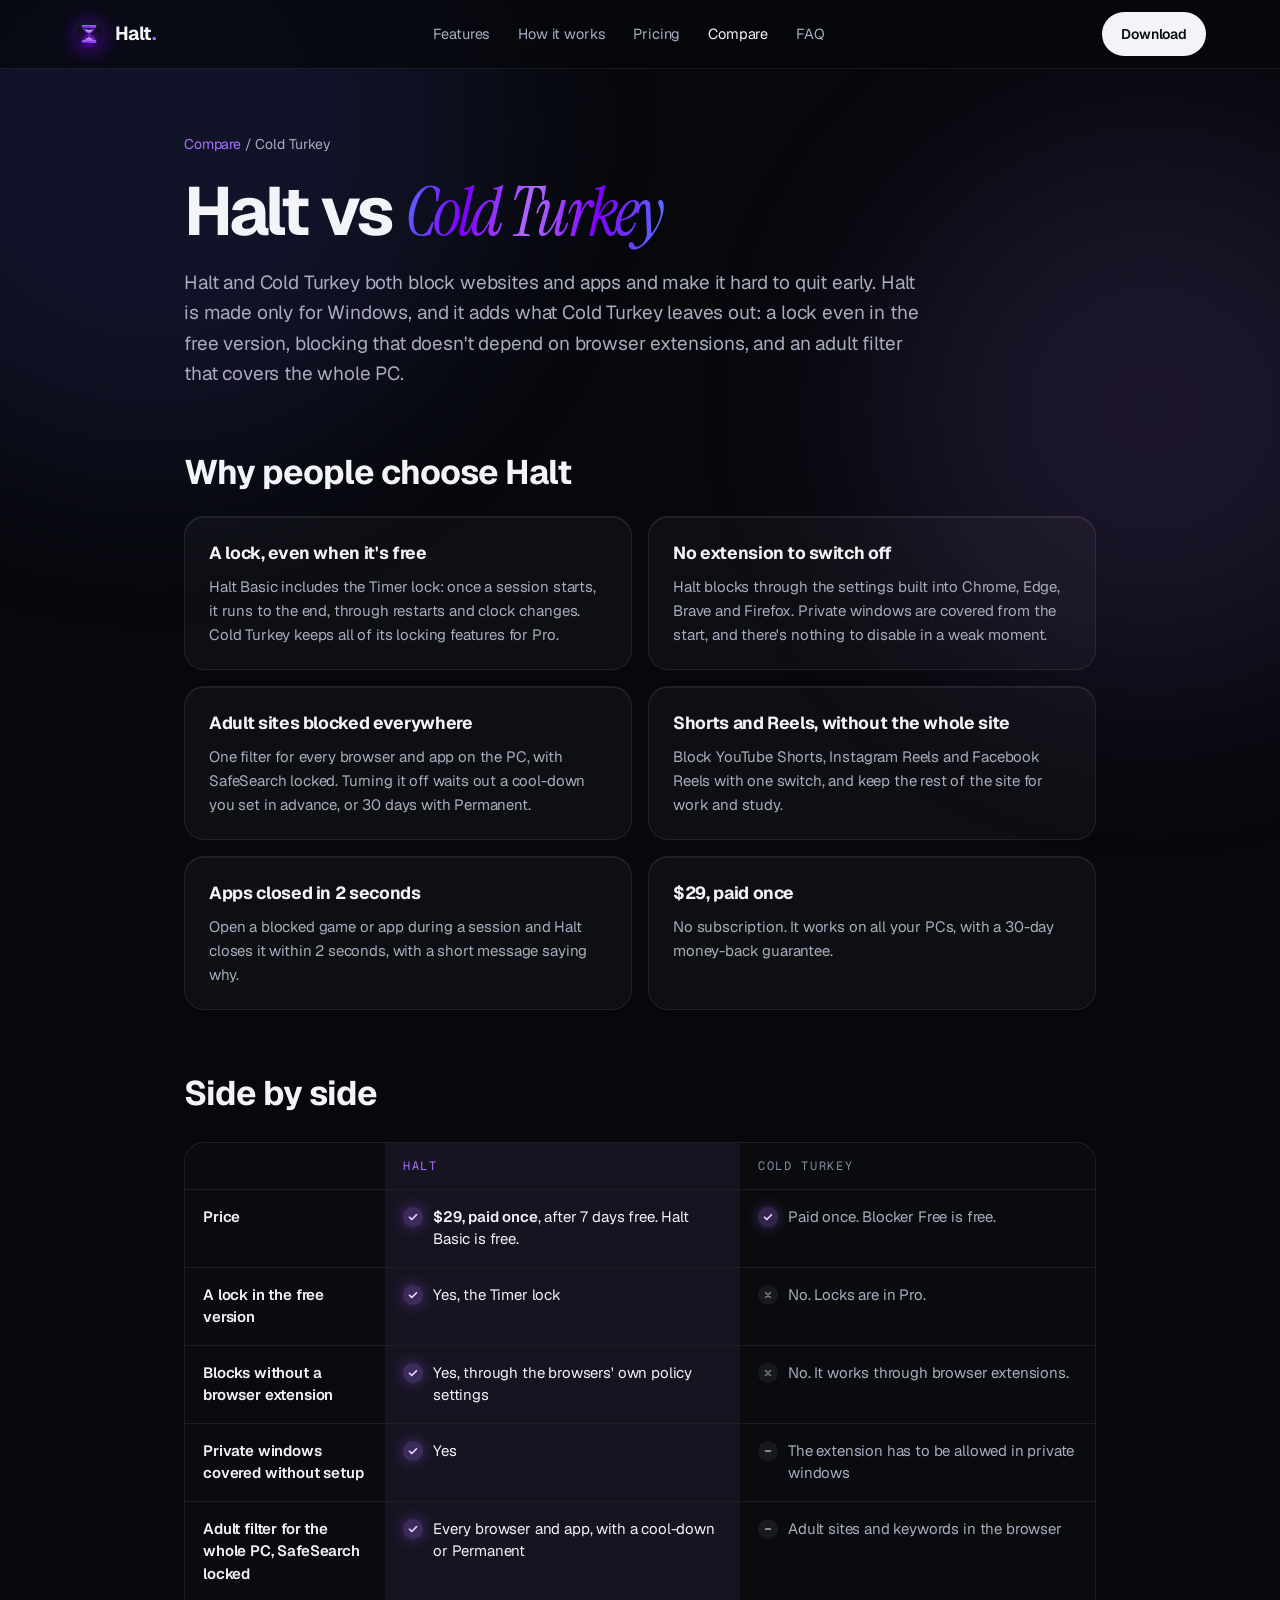
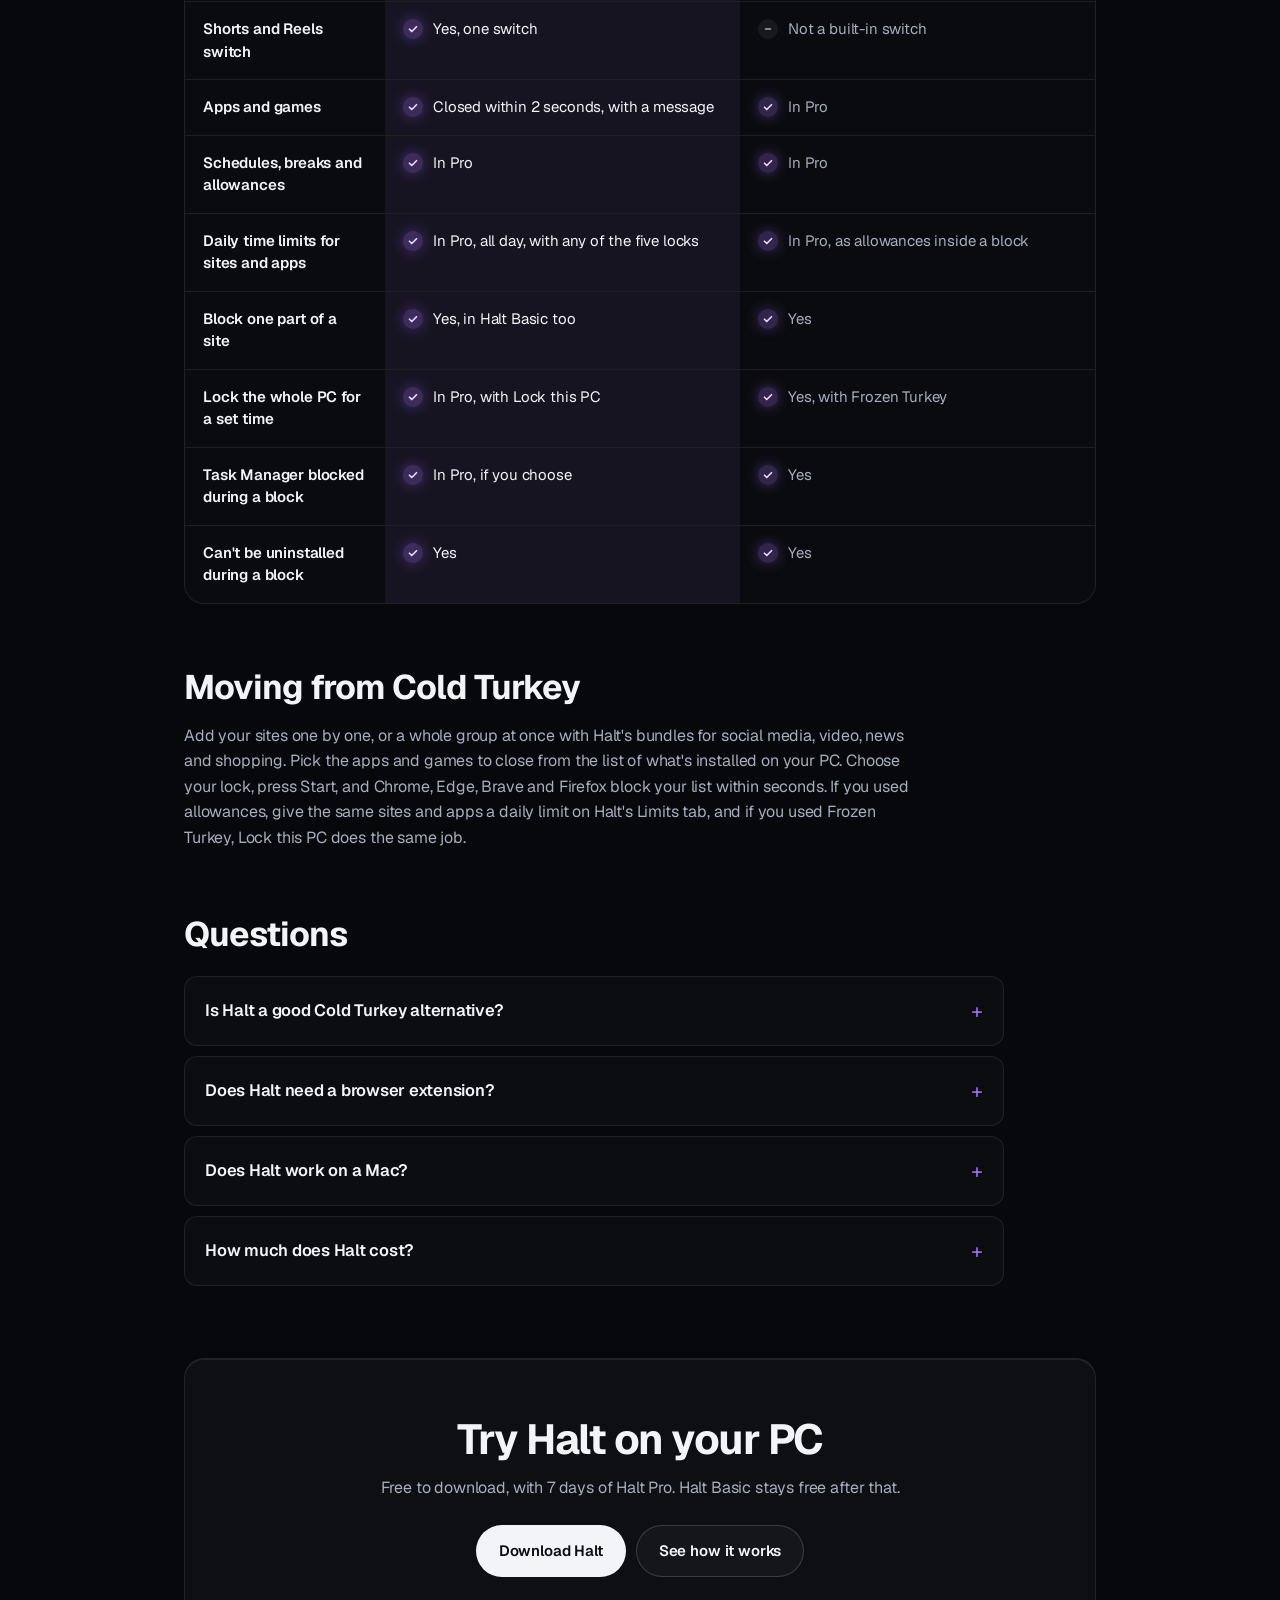
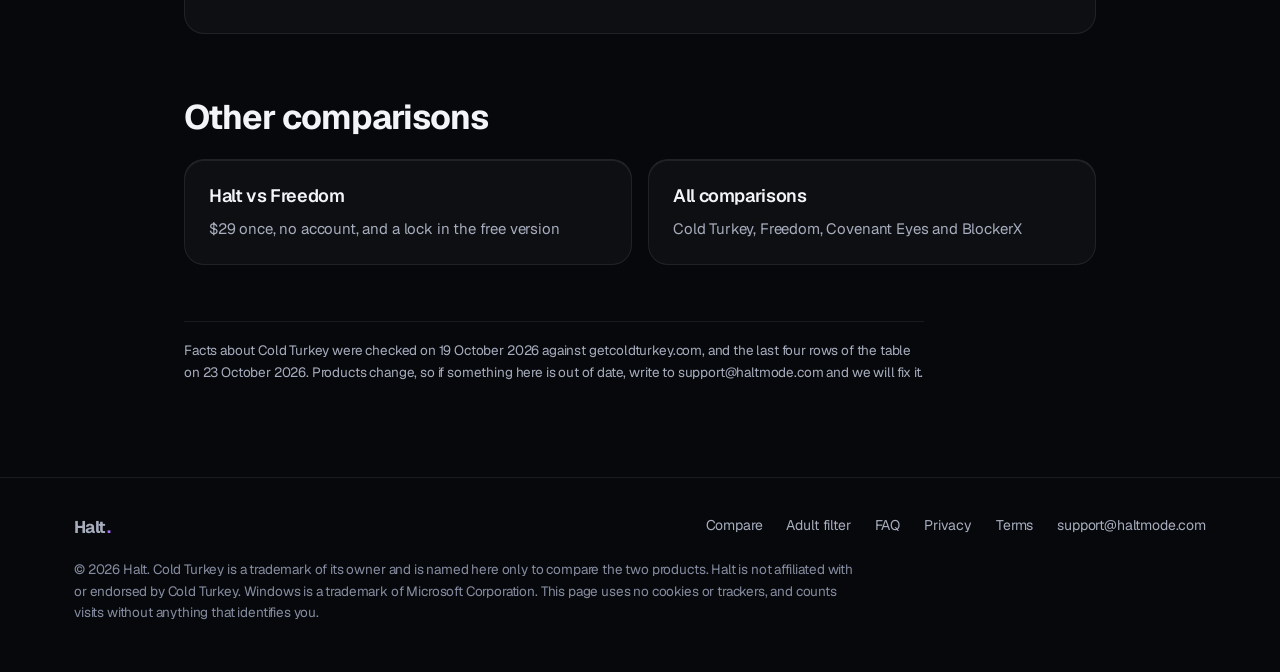
<file: compare/cold-turkey/index.html>
<!doctype html>
<html lang="en">
<head>
<meta charset="utf-8">
<meta name="viewport" content="width=device-width, initial-scale=1">
<title>Cold Turkey alternative for Windows: Halt vs Cold Turkey</title>
<meta name="description" content="Looking for a Cold Turkey alternative on Windows? Halt includes a lock in its free version, blocks sites without relying on browser extensions, and adds an adult filter for the whole PC. Halt Pro is $29, paid once.">
<link rel="canonical" href="https://haltmode.com/compare/cold-turkey/">
<meta name="theme-color" content="#07080c">
<meta property="og:type" content="article">
<meta property="og:url" content="https://haltmode.com/compare/cold-turkey/">
<meta property="og:title" content="Halt vs Cold Turkey">
<meta property="og:description" content="A lock in the free version, no extensions to switch off, and an adult filter for the whole PC.">
<meta property="og:image" content="https://haltmode.com/assets/og.jpg">
<meta name="twitter:card" content="summary_large_image">
<link rel="icon" href="/assets/logo.svg" type="image/svg+xml">
<link rel="preload" href="/assets/fonts/geist.woff2" as="font" type="font/woff2" crossorigin>
<link rel="stylesheet" href="/assets/pages.css">
<script type="application/ld+json">
{"@context":"https://schema.org","@type":"FAQPage","mainEntity":[
 {"@type":"Question","name":"Is Halt a good Cold Turkey alternative?","acceptedAnswer":{"@type":"Answer","text":"Yes, on Windows. Halt includes a lock even in its free version, blocks sites through the browsers' own policy settings instead of extensions, and has an adult filter that covers every browser and app on the PC. Halt Pro is $29, paid once."}},
 {"@type":"Question","name":"Does Halt need a browser extension?","acceptedAnswer":{"@type":"Answer","text":"No. Halt blocks through the policy settings built into Chrome, Edge, Brave and Firefox, the same ones schools and companies use, so there is no extension to switch off and private windows are covered."}},
 {"@type":"Question","name":"Is Halt's free version really free?","acceptedAnswer":{"@type":"Answer","text":"Yes. Halt Basic is free with no time limit, and it includes the Timer lock, so a session can't be stopped until it ends."}},
 {"@type":"Question","name":"How much does Halt Pro cost?","acceptedAnswer":{"@type":"Answer","text":"$29, paid once, with a 30-day money-back guarantee. It works on all your PCs, and every install starts with 7 days of Halt Pro, free."}}
]}
</script>
</head>
<body>
<div class="glow" aria-hidden="true"><i></i><i></i></div>

<header class="top">
  <div class="wrap nav">
    <a class="brand" href="/" aria-label="Halt home"><img src="/assets/logo.svg" alt=""><span>Halt<b>.</b></span></a>
    <nav class="links" aria-label="Site"><a href="/#features">Features</a><a href="/#how">How it works</a><a href="/#pricing">Pricing</a><a href="/compare/" aria-current="page">Compare</a><a href="/#faq">FAQ</a></nav>
    <a class="btn btn-primary" href="/#download">Download</a>
  </div>
</header>

<main class="wrap narrow page prose">
  <p class="crumbs"><a href="/compare/">Compare</a> / Cold Turkey</p>
  <h1>Halt vs <span class="gt">Cold Turkey</span></h1>
  <p class="lead">Halt and Cold Turkey both block websites and apps and make it hard to quit early. Halt is made only for Windows, and it adds what Cold Turkey leaves out: a lock even in the free version, blocking that doesn't depend on browser extensions, and an adult filter that covers the whole PC.</p>

  <h2>Why people choose Halt</h2>
  <div class="wins">
    <div class="card win"><h3>A lock, even when it's free</h3><p>Halt Basic includes the Timer lock: once a session starts, it runs to the end, through restarts and clock changes. Cold Turkey keeps all of its locking features for Pro.</p></div>
    <div class="card win"><h3>No extension to switch off</h3><p>Halt blocks through the settings built into Chrome, Edge, Brave and Firefox. Private windows are covered from the start, and there's nothing to disable in a weak moment.</p></div>
    <div class="card win"><h3>Adult sites blocked everywhere</h3><p>One filter for every browser and app on the PC, with SafeSearch locked. Turning it off waits out a cool-down you set in advance, or 30 days with Permanent.</p></div>
    <div class="card win"><h3>Shorts and Reels, without the whole site</h3><p>Block YouTube Shorts, Instagram Reels and Facebook Reels with one switch, and keep the rest of the site for work and study.</p></div>
    <div class="card win"><h3>Apps closed in 2 seconds</h3><p>Open a blocked game or app during a session and Halt closes it within 2 seconds, with a short message saying why.</p></div>
    <div class="card win"><h3>$29, paid once</h3><p>No subscription. It works on all your PCs, with a 30-day money-back guarantee.</p></div>
  </div>

  <h2>Side by side</h2>
  <div class="cmp" role="table" aria-label="Halt compared with Cold Turkey">
    <div class="row head" role="row"><div role="columnheader"></div><div class="h" role="columnheader">Halt</div><div role="columnheader">Cold Turkey</div></div>
    <div class="row" role="row"><div role="rowheader">Price</div><div class="h" role="cell"><span class="yes"><span><b>$29, paid once</b>, after 7 days free. Halt Basic is free.</span></span></div><div role="cell"><span class="yes">Paid once. Blocker Free is free.</span></div></div>
    <div class="row" role="row"><div role="rowheader">A lock in the free version</div><div class="h" role="cell"><span class="yes">Yes, the Timer lock</span></div><div role="cell"><span class="no">No. Locks are in Pro.</span></div></div>
    <div class="row" role="row"><div role="rowheader">Blocks without a browser extension</div><div class="h" role="cell"><span class="yes">Yes, through the browsers' own policy settings</span></div><div role="cell"><span class="no">No. It works through browser extensions.</span></div></div>
    <div class="row" role="row"><div role="rowheader">Private windows covered without setup</div><div class="h" role="cell"><span class="yes">Yes</span></div><div role="cell"><span class="part">The extension has to be allowed in private windows</span></div></div>
    <div class="row" role="row"><div role="rowheader">Adult filter for the whole PC, SafeSearch locked</div><div class="h" role="cell"><span class="yes">Every browser and app, with a cool-down or Permanent</span></div><div role="cell"><span class="part">Adult sites and keywords in the browser</span></div></div>
    <div class="row" role="row"><div role="rowheader">Shorts and Reels switch</div><div class="h" role="cell"><span class="yes">Yes, one switch</span></div><div role="cell"><span class="part">Not a built-in switch</span></div></div>
    <div class="row" role="row"><div role="rowheader">Apps and games</div><div class="h" role="cell"><span class="yes">Closed within 2 seconds, with a message</span></div><div role="cell"><span class="yes">In Pro</span></div></div>
    <div class="row" role="row"><div role="rowheader">Schedules, breaks and allowances</div><div class="h" role="cell"><span class="yes">In Pro</span></div><div role="cell"><span class="yes">In Pro</span></div></div>
    <div class="row" role="row"><div role="rowheader">Daily time limits for sites and apps</div><div class="h" role="cell"><span class="yes">In Pro, all day, with any of the five locks</span></div><div role="cell"><span class="yes">In Pro, as allowances inside a block</span></div></div>
    <div class="row" role="row"><div role="rowheader">Block one part of a site</div><div class="h" role="cell"><span class="yes">Yes, in Halt Basic too</span></div><div role="cell"><span class="yes">Yes</span></div></div>
    <div class="row" role="row"><div role="rowheader">Lock the whole PC for a set time</div><div class="h" role="cell"><span class="yes">In Pro, with Lock this PC</span></div><div role="cell"><span class="yes">Yes, with Frozen Turkey</span></div></div>
    <div class="row" role="row"><div role="rowheader">Task Manager blocked during a block</div><div class="h" role="cell"><span class="yes">In Pro, if you choose</span></div><div role="cell"><span class="yes">Yes</span></div></div>
    <div class="row" role="row"><div role="rowheader">Can't be uninstalled during a block</div><div class="h" role="cell"><span class="yes">Yes</span></div><div role="cell"><span class="yes">Yes</span></div></div>
  </div>

  <h2>Moving from Cold Turkey</h2>
  <p>Add your sites one by one, or a whole group at once with Halt's bundles for social media, video, news and shopping. Pick the apps and games to close from the list of what's installed on your PC. Choose your lock, press Start, and Chrome, Edge, Brave and Firefox block your list within seconds. If you used allowances, give the same sites and apps a daily limit on Halt's Limits tab, and if you used Frozen Turkey, Lock this PC does the same job.</p>

  <h2>Questions</h2>
  <div class="faq">
    <details><summary>Is Halt a good Cold Turkey alternative?</summary><p>Yes, on Windows. Halt includes a lock even in its free version, blocks sites through the browsers' own policy settings instead of extensions, and has an adult filter that covers every browser and app on the PC. Halt Pro is $29, paid once.</p></details>
    <details><summary>Does Halt need a browser extension?</summary><p>No. Halt blocks through the policy settings built into Chrome, Edge, Brave and Firefox, the same ones schools and companies use. There's no extension to switch off, and private windows are covered.</p></details>
    <details><summary>Does Halt work on a Mac?</summary><p>Not yet. Halt is made for Windows, and Halt for Mac is coming soon, along with apps for Android and iPhone.</p></details>
    <details><summary>How much does Halt cost?</summary><p>Every install starts with 7 days of Halt Pro, free. After that Halt Basic is free, with no time limit, and Halt Pro is $29, paid once, with a 30-day money-back guarantee.</p></details>
  </div>

  <div class="card cta">
    <h2>Try Halt on your PC</h2>
    <p>Free to download, with 7 days of Halt Pro. Halt Basic stays free after that.</p>
    <div class="btns"><a class="btn btn-primary" href="/#download">Download Halt</a><a class="btn" href="/#how">See how it works</a></div>
  </div>

  <h2>Other comparisons</h2>
  <div class="more"><a class="card" href="/compare/freedom/"><b>Halt vs Freedom</b><span>$29 once, no account, and a lock in the free version</span></a><a class="card" href="/compare/"><b>All comparisons</b><span>Cold Turkey, Freedom, Covenant Eyes and BlockerX</span></a></div>

  <p class="checked">Facts about Cold Turkey were checked on 19 October 2026 against getcoldturkey.com, and the last four rows of the table on 23 October 2026. Products change, so if something here is out of date, write to support@haltmode.com and we will fix it.</p>
</main>

<footer>
  <div class="wrap">
    <div class="fgrid2">
      <a class="brand" href="/" style="font-size:17px"><span>Halt<b>.</b></span></a>
      <div class="cols"><a href="/compare/">Compare</a><a href="/adult-filter/">Adult filter</a><a href="/#faq">FAQ</a><a href="/privacy/">Privacy</a><a href="/terms/">Terms</a><a href="mailto:support@haltmode.com">support@haltmode.com</a></div>
    </div>
    <p>© 2026 Halt. Cold Turkey is a trademark of its owner and is named here only to compare the two products. Halt is not affiliated with or endorsed by Cold Turkey. Windows is a trademark of Microsoft Corporation. This page uses no cookies or trackers, and counts visits without anything that identifies you.</p>
  </div>
</footer>
<script src="/assets/menu.js" defer></script>
<script src="/assets/count.js" defer></script>
</body>
</html>
</file>
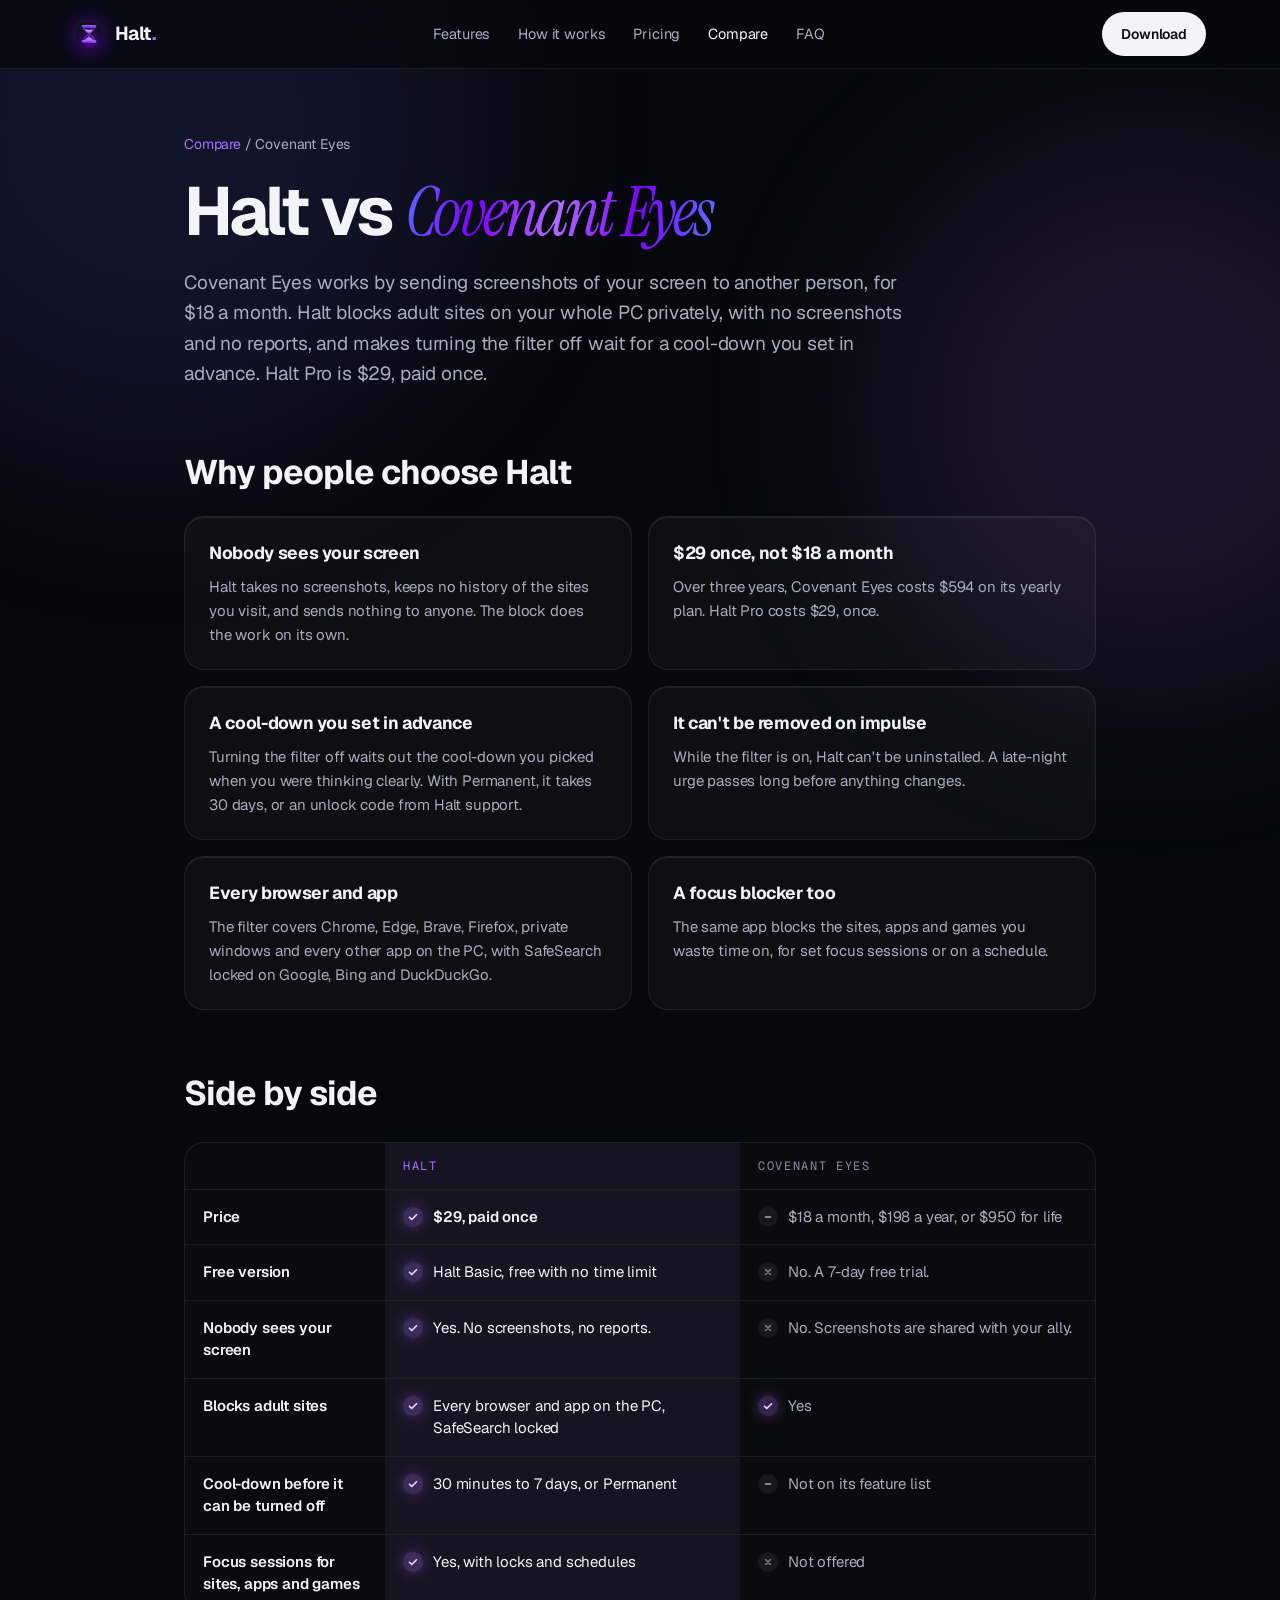
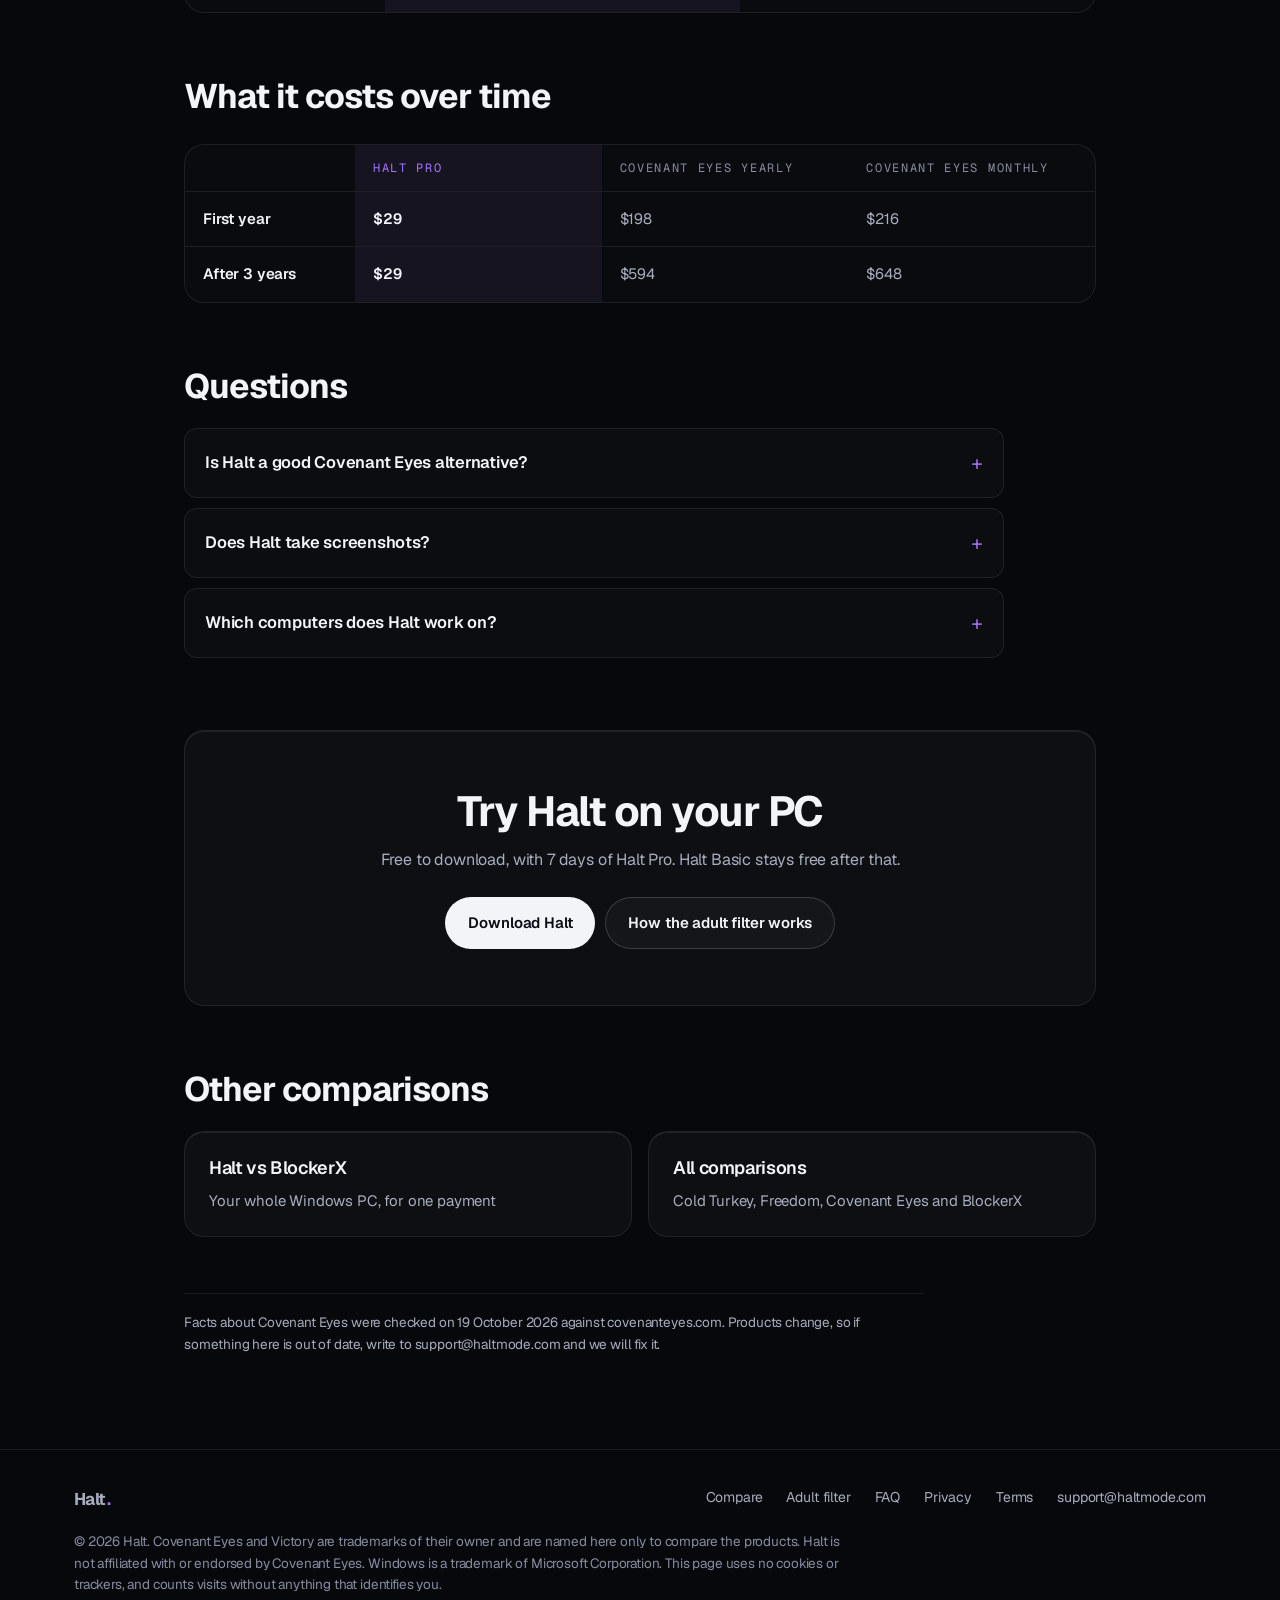
<file: compare/covenant-eyes/index.html>
<!doctype html>
<html lang="en">
<head>
<meta charset="utf-8">
<meta name="viewport" content="width=device-width, initial-scale=1">
<title>Covenant Eyes alternative for Windows: Halt vs Covenant Eyes</title>
<meta name="description" content="Looking for a private Covenant Eyes alternative? Halt blocks adult sites on your whole Windows PC with no screenshots and no reports, and costs $29 once instead of $18 a month.">
<link rel="canonical" href="https://haltmode.com/compare/covenant-eyes/">
<meta name="theme-color" content="#07080c">
<meta property="og:type" content="article">
<meta property="og:url" content="https://haltmode.com/compare/covenant-eyes/">
<meta property="og:title" content="Halt vs Covenant Eyes">
<meta property="og:description" content="Private, with no screenshots, and $29 once instead of $18 a month.">
<meta property="og:image" content="https://haltmode.com/assets/og.jpg">
<meta name="twitter:card" content="summary_large_image">
<link rel="icon" href="/assets/logo.svg" type="image/svg+xml">
<link rel="preload" href="/assets/fonts/geist.woff2" as="font" type="font/woff2" crossorigin>
<link rel="stylesheet" href="/assets/pages.css">
<script type="application/ld+json">
{"@context":"https://schema.org","@type":"FAQPage","mainEntity":[
 {"@type":"Question","name":"Is Halt a good Covenant Eyes alternative?","acceptedAnswer":{"@type":"Answer","text":"Yes, if you want adult sites blocked on your Windows PC privately and for one payment. Halt takes no screenshots and sends no reports, and Halt Pro is $29 once instead of $18 a month."}},
 {"@type":"Question","name":"Does Halt take screenshots?","acceptedAnswer":{"@type":"Answer","text":"No. Halt takes no screenshots, keeps no history of the sites you visit and sends no reports to anyone."}},
 {"@type":"Question","name":"How much does Halt cost compared with Covenant Eyes?","acceptedAnswer":{"@type":"Answer","text":"Halt Pro is $29 paid once. Covenant Eyes listed $18 a month or $198 a year on 19 October 2026."}}
]}
</script>
</head>
<body>
<div class="glow" aria-hidden="true"><i></i><i></i></div>

<header class="top">
  <div class="wrap nav">
    <a class="brand" href="/" aria-label="Halt home"><img src="/assets/logo.svg" alt=""><span>Halt<b>.</b></span></a>
    <nav class="links" aria-label="Site"><a href="/#features">Features</a><a href="/#how">How it works</a><a href="/#pricing">Pricing</a><a href="/compare/" aria-current="page">Compare</a><a href="/#faq">FAQ</a></nav>
    <a class="btn btn-primary" href="/#download">Download</a>
  </div>
</header>

<main class="wrap narrow page prose">
  <p class="crumbs"><a href="/compare/">Compare</a> / Covenant Eyes</p>
  <h1>Halt vs <span class="gt">Covenant Eyes</span></h1>
  <p class="lead">Covenant Eyes works by sending screenshots of your screen to another person, for $18 a month. Halt blocks adult sites on your whole PC privately, with no screenshots and no reports, and makes turning the filter off wait for a cool-down you set in advance. Halt Pro is $29, paid once.</p>

  <h2>Why people choose Halt</h2>
  <div class="wins">
    <div class="card win"><h3>Nobody sees your screen</h3><p>Halt takes no screenshots, keeps no history of the sites you visit, and sends nothing to anyone. The block does the work on its own.</p></div>
    <div class="card win"><h3>$29 once, not $18 a month</h3><p>Over three years, Covenant Eyes costs $594 on its yearly plan. Halt Pro costs $29, once.</p></div>
    <div class="card win"><h3>A cool-down you set in advance</h3><p>Turning the filter off waits out the cool-down you picked when you were thinking clearly. With Permanent, it takes 30 days, or an unlock code from Halt support.</p></div>
    <div class="card win"><h3>It can't be removed on impulse</h3><p>While the filter is on, Halt can't be uninstalled. A late-night urge passes long before anything changes.</p></div>
    <div class="card win"><h3>Every browser and app</h3><p>The filter covers Chrome, Edge, Brave, Firefox, private windows and every other app on the PC, with SafeSearch locked on Google, Bing and DuckDuckGo.</p></div>
    <div class="card win"><h3>A focus blocker too</h3><p>The same app blocks the sites, apps and games you waste time on, for set focus sessions or on a schedule.</p></div>
  </div>

  <h2>Side by side</h2>
  <div class="cmp" role="table" aria-label="Halt compared with Covenant Eyes">
    <div class="row head" role="row"><div role="columnheader"></div><div class="h" role="columnheader">Halt</div><div role="columnheader">Covenant Eyes</div></div>
    <div class="row" role="row"><div role="rowheader">Price</div><div class="h" role="cell"><span class="yes"><span><b>$29, paid once</b></span></span></div><div role="cell"><span class="part">$18 a month, $198 a year, or $950 for life</span></div></div>
    <div class="row" role="row"><div role="rowheader">Free version</div><div class="h" role="cell"><span class="yes">Halt Basic, free with no time limit</span></div><div role="cell"><span class="no">No. A 7-day free trial.</span></div></div>
    <div class="row" role="row"><div role="rowheader">Nobody sees your screen</div><div class="h" role="cell"><span class="yes">Yes. No screenshots, no reports.</span></div><div role="cell"><span class="no">No. Screenshots are shared with your ally.</span></div></div>
    <div class="row" role="row"><div role="rowheader">Blocks adult sites</div><div class="h" role="cell"><span class="yes">Every browser and app on the PC, SafeSearch locked</span></div><div role="cell"><span class="yes">Yes</span></div></div>
    <div class="row" role="row"><div role="rowheader">Cool-down before it can be turned off</div><div class="h" role="cell"><span class="yes">30 minutes to 7 days, or Permanent</span></div><div role="cell"><span class="part">Not on its feature list</span></div></div>
    <div class="row" role="row"><div role="rowheader">Focus sessions for sites, apps and games</div><div class="h" role="cell"><span class="yes">Yes, with locks and schedules</span></div><div role="cell"><span class="no">Not offered</span></div></div>
  </div>

  <h2>What it costs over time</h2>
  <div class="cmp three" role="table" aria-label="Cost over time">
    <div class="row head" role="row"><div role="columnheader"></div><div class="h" role="columnheader">Halt Pro</div><div role="columnheader">Covenant Eyes yearly</div><div role="columnheader">Covenant Eyes monthly</div></div>
    <div class="row" role="row"><div role="rowheader">First year</div><div class="h" role="cell"><b>$29</b></div><div role="cell">$198</div><div role="cell">$216</div></div>
    <div class="row" role="row"><div role="rowheader">After 3 years</div><div class="h" role="cell"><b>$29</b></div><div role="cell">$594</div><div role="cell">$648</div></div>
  </div>

  <h2>Questions</h2>
  <div class="faq">
    <details><summary>Is Halt a good Covenant Eyes alternative?</summary><p>Yes, if you want adult sites blocked on your Windows PC privately and for one payment. Halt takes no screenshots and sends no reports, and Halt Pro is $29 once instead of $18 a month.</p></details>
    <details><summary>Does Halt take screenshots?</summary><p>No. Halt takes no screenshots, keeps no history of the sites you visit and sends no reports to anyone.</p></details>
    <details><summary>Which computers does Halt work on?</summary><p>Windows PCs. Halt for Mac and apps for Android and iPhone are coming soon. Until then, see <a href="/adult-filter/">the adult filter page</a> for free ways to filter a phone too.</p></details>
  </div>

  <div class="card cta">
    <h2>Try Halt on your PC</h2>
    <p>Free to download, with 7 days of Halt Pro. Halt Basic stays free after that.</p>
    <div class="btns"><a class="btn btn-primary" href="/#download">Download Halt</a><a class="btn" href="/adult-filter/">How the adult filter works</a></div>
  </div>

  <h2>Other comparisons</h2>
  <div class="more"><a class="card" href="/compare/blockerx/"><b>Halt vs BlockerX</b><span>Your whole Windows PC, for one payment</span></a><a class="card" href="/compare/"><b>All comparisons</b><span>Cold Turkey, Freedom, Covenant Eyes and BlockerX</span></a></div>

  <p class="checked">Facts about Covenant Eyes were checked on 19 October 2026 against covenanteyes.com. Products change, so if something here is out of date, write to support@haltmode.com and we will fix it.</p>
</main>

<footer>
  <div class="wrap">
    <div class="fgrid2">
      <a class="brand" href="/" style="font-size:17px"><span>Halt<b>.</b></span></a>
      <div class="cols"><a href="/compare/">Compare</a><a href="/adult-filter/">Adult filter</a><a href="/#faq">FAQ</a><a href="/privacy/">Privacy</a><a href="/terms/">Terms</a><a href="mailto:support@haltmode.com">support@haltmode.com</a></div>
    </div>
    <p>© 2026 Halt. Covenant Eyes and Victory are trademarks of their owner and are named here only to compare the products. Halt is not affiliated with or endorsed by Covenant Eyes. Windows is a trademark of Microsoft Corporation. This page uses no cookies or trackers, and counts visits without anything that identifies you.</p>
  </div>
</footer>
<script src="/assets/menu.js" defer></script>
<script src="/assets/count.js" defer></script>
</body>
</html>
</file>
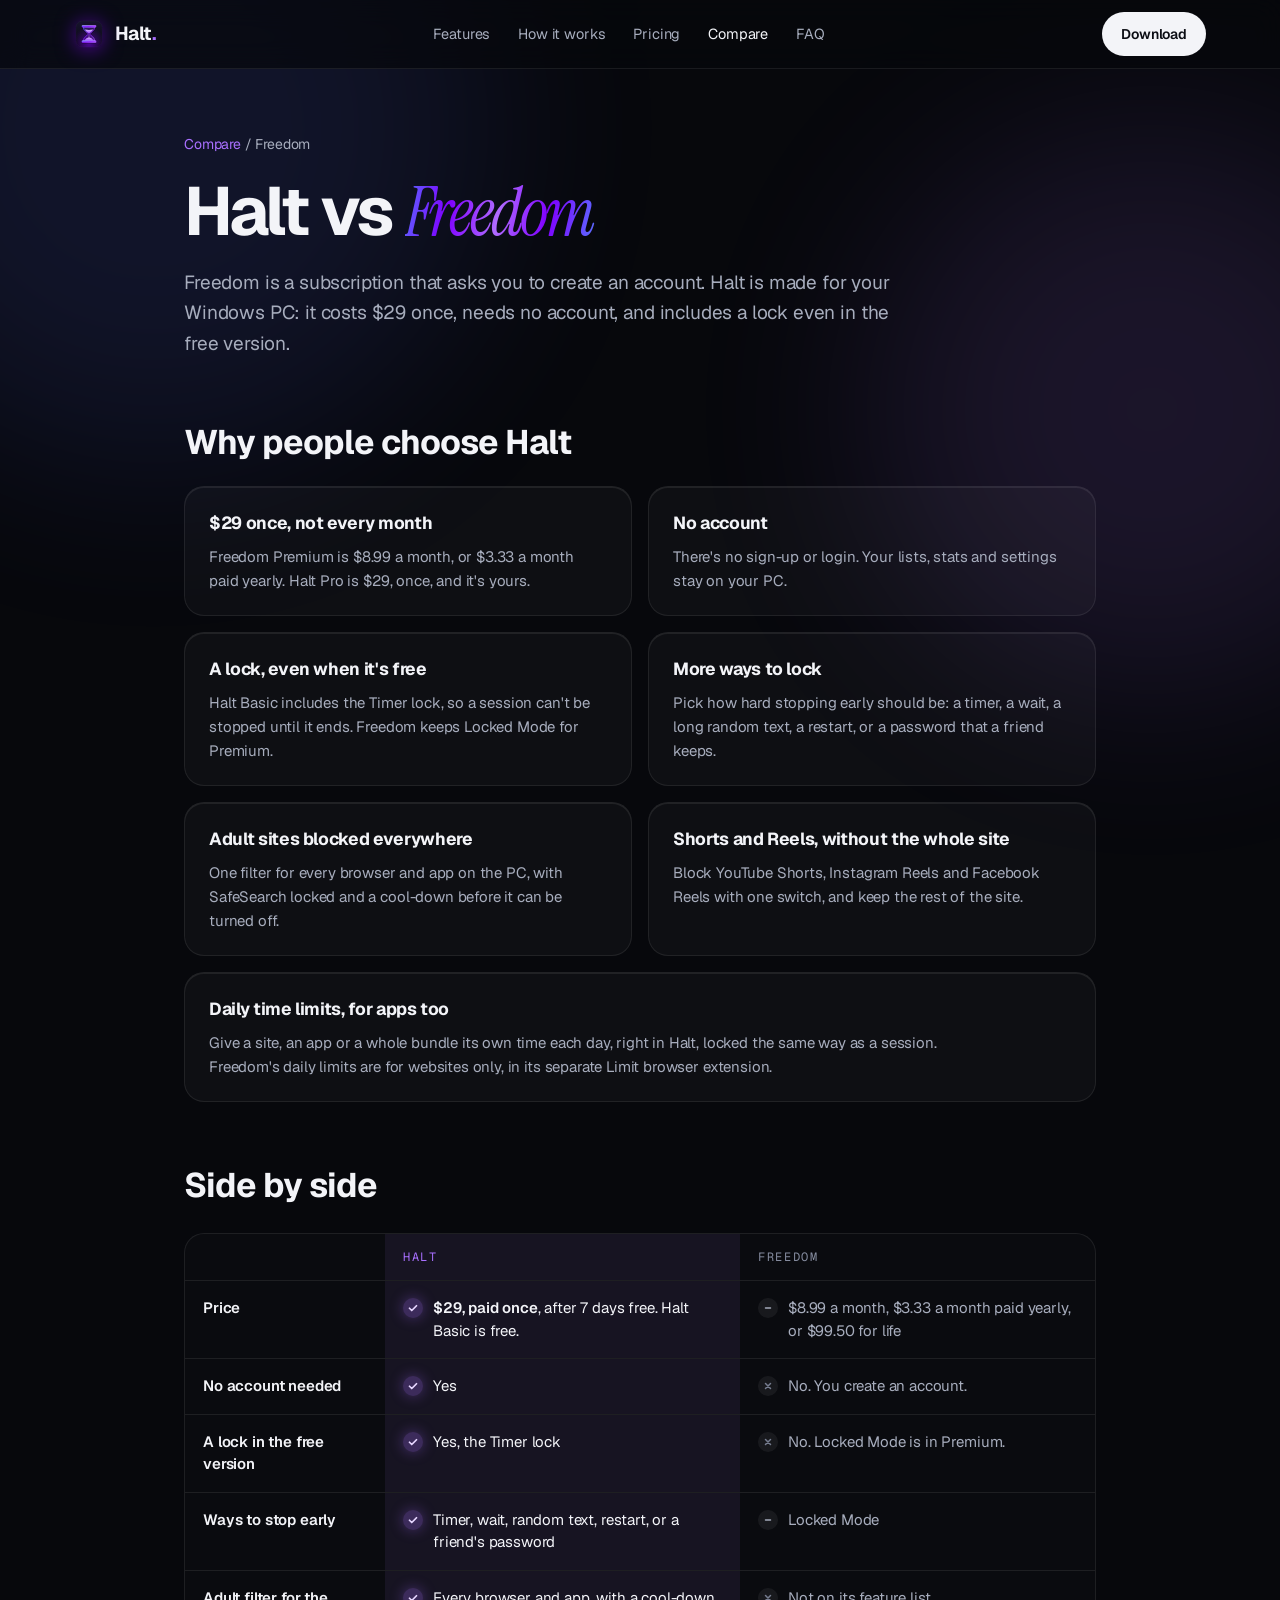
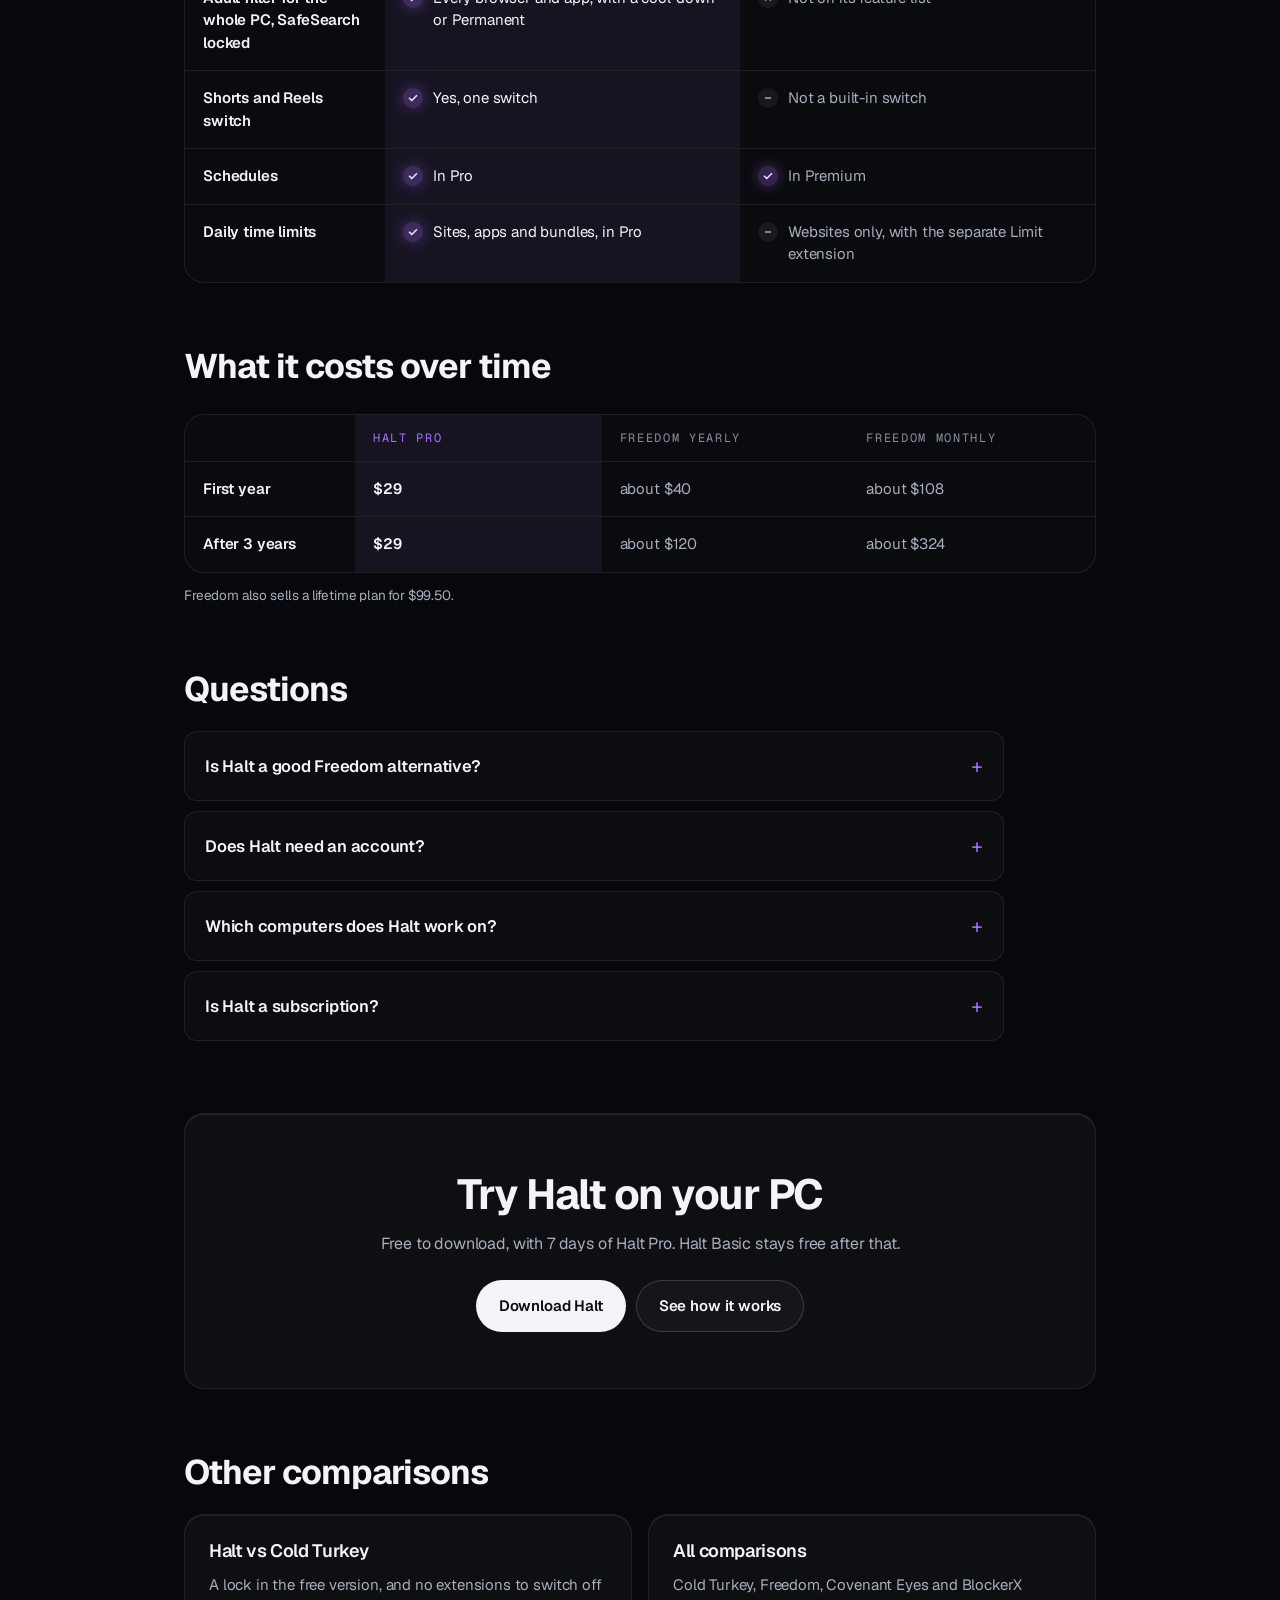
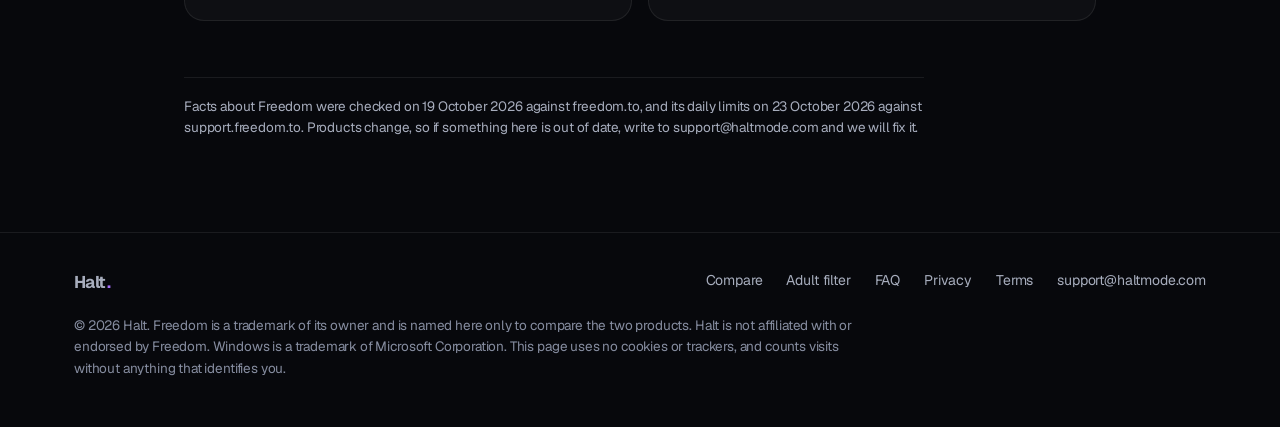
<file: compare/freedom/index.html>
<!doctype html>
<html lang="en">
<head>
<meta charset="utf-8">
<meta name="viewport" content="width=device-width, initial-scale=1">
<title>Freedom alternative for Windows with no subscription: Halt vs Freedom</title>
<meta name="description" content="Looking for a Freedom alternative with no subscription? Halt costs $29 once, needs no account, includes a lock in its free version, and adds daily time limits for apps and an adult filter for the whole PC.">
<link rel="canonical" href="https://haltmode.com/compare/freedom/">
<meta name="theme-color" content="#07080c">
<meta property="og:type" content="article">
<meta property="og:url" content="https://haltmode.com/compare/freedom/">
<meta property="og:title" content="Halt vs Freedom">
<meta property="og:description" content="$29 once instead of a subscription, no account, and a lock in the free version.">
<meta property="og:image" content="https://haltmode.com/assets/og.jpg">
<meta name="twitter:card" content="summary_large_image">
<link rel="icon" href="/assets/logo.svg" type="image/svg+xml">
<link rel="preload" href="/assets/fonts/geist.woff2" as="font" type="font/woff2" crossorigin>
<link rel="stylesheet" href="/assets/pages.css">
<script type="application/ld+json">
{"@context":"https://schema.org","@type":"FAQPage","mainEntity":[
 {"@type":"Question","name":"Is Halt a good Freedom alternative?","acceptedAnswer":{"@type":"Answer","text":"Yes, for your Windows PC. Halt costs $29 once instead of a subscription, needs no account, includes a lock even in its free version, and has a filter that blocks adult sites on the whole PC."}},
 {"@type":"Question","name":"Does Halt need an account?","acceptedAnswer":{"@type":"Answer","text":"No. There's no sign-up or login, and your lists, stats and settings stay on your PC."}},
 {"@type":"Question","name":"Is Halt a subscription?","acceptedAnswer":{"@type":"Answer","text":"No. Every install starts with 7 days of Halt Pro, free. After that Halt Basic is free, and Halt Pro is $29, paid once."}}
]}
</script>
</head>
<body>
<div class="glow" aria-hidden="true"><i></i><i></i></div>

<header class="top">
  <div class="wrap nav">
    <a class="brand" href="/" aria-label="Halt home"><img src="/assets/logo.svg" alt=""><span>Halt<b>.</b></span></a>
    <nav class="links" aria-label="Site"><a href="/#features">Features</a><a href="/#how">How it works</a><a href="/#pricing">Pricing</a><a href="/compare/" aria-current="page">Compare</a><a href="/#faq">FAQ</a></nav>
    <a class="btn btn-primary" href="/#download">Download</a>
  </div>
</header>

<main class="wrap narrow page prose">
  <p class="crumbs"><a href="/compare/">Compare</a> / Freedom</p>
  <h1>Halt vs <span class="gt">Freedom</span></h1>
  <p class="lead">Freedom is a subscription that asks you to create an account. Halt is made for your Windows PC: it costs $29 once, needs no account, and includes a lock even in the free version.</p>

  <h2>Why people choose Halt</h2>
  <div class="wins">
    <div class="card win"><h3>$29 once, not every month</h3><p>Freedom Premium is $8.99 a month, or $3.33 a month paid yearly. Halt Pro is $29, once, and it's yours.</p></div>
    <div class="card win"><h3>No account</h3><p>There's no sign-up or login. Your lists, stats and settings stay on your PC.</p></div>
    <div class="card win"><h3>A lock, even when it's free</h3><p>Halt Basic includes the Timer lock, so a session can't be stopped until it ends. Freedom keeps Locked Mode for Premium.</p></div>
    <div class="card win"><h3>More ways to lock</h3><p>Pick how hard stopping early should be: a timer, a wait, a long random text, a restart, or a password that a friend keeps.</p></div>
    <div class="card win"><h3>Adult sites blocked everywhere</h3><p>One filter for every browser and app on the PC, with SafeSearch locked and a cool-down before it can be turned off.</p></div>
    <div class="card win"><h3>Shorts and Reels, without the whole site</h3><p>Block YouTube Shorts, Instagram Reels and Facebook Reels with one switch, and keep the rest of the site.</p></div>
    <div class="card win" style="grid-column:1/-1"><h3>Daily time limits, for apps too</h3><p>Give a site, an app or a whole bundle its own time each day, right in Halt, locked the same way as a session. Freedom's daily limits are for websites only, in its separate Limit browser extension.</p></div>
  </div>

  <h2>Side by side</h2>
  <div class="cmp" role="table" aria-label="Halt compared with Freedom">
    <div class="row head" role="row"><div role="columnheader"></div><div class="h" role="columnheader">Halt</div><div role="columnheader">Freedom</div></div>
    <div class="row" role="row"><div role="rowheader">Price</div><div class="h" role="cell"><span class="yes"><span><b>$29, paid once</b>, after 7 days free. Halt Basic is free.</span></span></div><div role="cell"><span class="part">$8.99 a month, $3.33 a month paid yearly, or $99.50 for life</span></div></div>
    <div class="row" role="row"><div role="rowheader">No account needed</div><div class="h" role="cell"><span class="yes">Yes</span></div><div role="cell"><span class="no">No. You create an account.</span></div></div>
    <div class="row" role="row"><div role="rowheader">A lock in the free version</div><div class="h" role="cell"><span class="yes">Yes, the Timer lock</span></div><div role="cell"><span class="no">No. Locked Mode is in Premium.</span></div></div>
    <div class="row" role="row"><div role="rowheader">Ways to stop early</div><div class="h" role="cell"><span class="yes">Timer, wait, random text, restart, or a friend's password</span></div><div role="cell"><span class="part">Locked Mode</span></div></div>
    <div class="row" role="row"><div role="rowheader">Adult filter for the whole PC, SafeSearch locked</div><div class="h" role="cell"><span class="yes">Every browser and app, with a cool-down or Permanent</span></div><div role="cell"><span class="no">Not on its feature list</span></div></div>
    <div class="row" role="row"><div role="rowheader">Shorts and Reels switch</div><div class="h" role="cell"><span class="yes">Yes, one switch</span></div><div role="cell"><span class="part">Not a built-in switch</span></div></div>
    <div class="row" role="row"><div role="rowheader">Schedules</div><div class="h" role="cell"><span class="yes">In Pro</span></div><div role="cell"><span class="yes">In Premium</span></div></div>
    <div class="row" role="row"><div role="rowheader">Daily time limits</div><div class="h" role="cell"><span class="yes">Sites, apps and bundles, in Pro</span></div><div role="cell"><span class="part">Websites only, with the separate Limit extension</span></div></div>
  </div>

  <h2>What it costs over time</h2>
  <div class="cmp three" role="table" aria-label="Cost over time">
    <div class="row head" role="row"><div role="columnheader"></div><div class="h" role="columnheader">Halt Pro</div><div role="columnheader">Freedom yearly</div><div role="columnheader">Freedom monthly</div></div>
    <div class="row" role="row"><div role="rowheader">First year</div><div class="h" role="cell"><b>$29</b></div><div role="cell">about $40</div><div role="cell">about $108</div></div>
    <div class="row" role="row"><div role="rowheader">After 3 years</div><div class="h" role="cell"><b>$29</b></div><div role="cell">about $120</div><div role="cell">about $324</div></div>
  </div>
  <p class="small">Freedom also sells a lifetime plan for $99.50.</p>

  <h2>Questions</h2>
  <div class="faq">
    <details><summary>Is Halt a good Freedom alternative?</summary><p>Yes, for your Windows PC. Halt costs $29 once instead of a subscription, needs no account, includes a lock even in its free version, and has a filter that blocks adult sites on the whole PC.</p></details>
    <details><summary>Does Halt need an account?</summary><p>No. There's no sign-up or login, and your lists, stats and settings stay on your PC.</p></details>
    <details><summary>Which computers does Halt work on?</summary><p>Windows PCs. Halt for Mac and apps for Android and iPhone are coming soon.</p></details>
    <details><summary>Is Halt a subscription?</summary><p>No. Every install starts with 7 days of Halt Pro, free. After that Halt Basic is free, and Halt Pro is $29, paid once, with a 30-day money-back guarantee.</p></details>
  </div>

  <div class="card cta">
    <h2>Try Halt on your PC</h2>
    <p>Free to download, with 7 days of Halt Pro. Halt Basic stays free after that.</p>
    <div class="btns"><a class="btn btn-primary" href="/#download">Download Halt</a><a class="btn" href="/#how">See how it works</a></div>
  </div>

  <h2>Other comparisons</h2>
  <div class="more"><a class="card" href="/compare/cold-turkey/"><b>Halt vs Cold Turkey</b><span>A lock in the free version, and no extensions to switch off</span></a><a class="card" href="/compare/"><b>All comparisons</b><span>Cold Turkey, Freedom, Covenant Eyes and BlockerX</span></a></div>

  <p class="checked">Facts about Freedom were checked on 19 October 2026 against freedom.to, and its daily limits on 23 October 2026 against support.freedom.to. Products change, so if something here is out of date, write to support@haltmode.com and we will fix it.</p>
</main>

<footer>
  <div class="wrap">
    <div class="fgrid2">
      <a class="brand" href="/" style="font-size:17px"><span>Halt<b>.</b></span></a>
      <div class="cols"><a href="/compare/">Compare</a><a href="/adult-filter/">Adult filter</a><a href="/#faq">FAQ</a><a href="/privacy/">Privacy</a><a href="/terms/">Terms</a><a href="mailto:support@haltmode.com">support@haltmode.com</a></div>
    </div>
    <p>© 2026 Halt. Freedom is a trademark of its owner and is named here only to compare the two products. Halt is not affiliated with or endorsed by Freedom. Windows is a trademark of Microsoft Corporation. This page uses no cookies or trackers, and counts visits without anything that identifies you.</p>
  </div>
</footer>
<script src="/assets/menu.js" defer></script>
<script src="/assets/count.js" defer></script>
</body>
</html>
</file>
<file: assets/pages.css>
/* Halt's text pages (the comparisons). Same look as the home page, without its 3D scenes */
@font-face{font-family:"Geist"; src:url(/assets/fonts/geist.woff2) format("woff2"); font-weight:400 700; font-display:swap}
@font-face{font-family:"Geist Mono"; src:url(/assets/fonts/geist-mono.woff2) format("woff2"); font-weight:400 700; font-display:swap}
@font-face{font-family:"Instrument Serif"; src:url(/assets/fonts/instrument-serif-italic.woff2) format("woff2"); font-style:italic; font-weight:400; font-display:swap}
:root{
  --bg:#07080c; --card:rgba(255,255,255,.032); --card-hover:rgba(255,255,255,.055);
  --line:rgba(255,255,255,.08); --line-strong:rgba(255,255,255,.16);
  --tx:#f3f4f8; --tx-2:#a7adbd; --tx-3:#868da0;
  --c1:#5b6cff; --c2:#a970ff; --c3:#7f00ff; --c4:#b06bff; --c2rgb:169,112,255; --c3rgb:127,0,255;
  --grad-flow:linear-gradient(100deg,var(--c1) 0%,var(--c3) 12.5%,var(--c4) 25%,var(--c3) 37.5%,var(--c1) 50%,var(--c3) 62.5%,var(--c4) 75%,var(--c3) 87.5%,var(--c1) 100%);
  --sans:"Geist",-apple-system,BlinkMacSystemFont,"Segoe UI",Roboto,sans-serif;
  --mono:"Geist Mono",ui-monospace,Consolas,monospace;
  --serif:"Instrument Serif",Georgia,serif;
  --r:20px; --r-sm:13px; --ease:cubic-bezier(.22,.8,.22,1);
  --rim:inset 0 1px 0 rgba(255,255,255,.08);
  color-scheme:dark;
}
*{box-sizing:border-box}
html{scroll-behavior:smooth}
body{margin:0; background:var(--bg); color:var(--tx); font-family:var(--sans); font-size:16px; line-height:1.6; -webkit-font-smoothing:antialiased; letter-spacing:-.01em; overflow-x:hidden}
a{color:inherit}
.wrap{position:relative; z-index:1; max-width:1180px; margin:0 auto; padding-inline:24px}
.narrow{max-width:960px}
@media(max-width:560px){ .wrap{padding-inline:16px} }
.glow{position:fixed; inset:0; z-index:0; pointer-events:none; overflow:hidden}
.glow i{position:absolute; border-radius:50%; filter:blur(100px); opacity:.12}
.glow i:nth-child(1){width:52vw; height:52vw; left:-14vw; top:-16vw; background:var(--c1)}
.glow i:nth-child(2){width:44vw; height:44vw; right:-12vw; top:10vw; background:var(--c2)}
@keyframes gradflow{from{background-position:0% 50%} to{background-position:100% 50%}}
.gt{font-family:var(--serif); font-style:italic; font-weight:400; padding-right:.08em; background:var(--grad-flow); background-size:200% 100%; -webkit-background-clip:text; background-clip:text; color:transparent; animation:gradflow 6s linear infinite}
.kicker{font-family:var(--mono); font-size:12px; letter-spacing:.16em; text-transform:uppercase; color:var(--c2); margin:0 0 16px}
.card{background:var(--card); border:1px solid var(--line); border-radius:var(--r); box-shadow:var(--rim)}

/* buttons */
.btn{font-family:var(--sans); font-size:15px; font-weight:600; letter-spacing:-.01em; cursor:pointer; border:1px solid var(--line-strong); background:var(--card); color:var(--tx); padding:13px 22px; border-radius:999px; display:inline-flex; align-items:center; justify-content:center; gap:8px; text-decoration:none; transition:transform .25s var(--ease), background .25s, border-color .25s, box-shadow .25s; white-space:nowrap}
.btn:hover{transform:translateY(-2px); background:var(--card-hover); border-color:rgba(255,255,255,.28)}
.btn-primary{background:var(--tx); color:#0b0d14; border-color:transparent}
.btn-primary:hover{background:#fff; box-shadow:0 14px 40px rgba(var(--c3rgb),.5)}

/* header */
header.top{position:sticky; top:0; z-index:20; backdrop-filter:blur(14px); -webkit-backdrop-filter:blur(14px); background:rgba(7,8,12,.7); border-bottom:1px solid var(--line)}
.nav{display:flex; align-items:center; justify-content:space-between; gap:16px; height:68px}
.brand{display:flex; align-items:center; gap:11px; font-weight:700; font-size:19px; letter-spacing:-.03em; text-decoration:none}
.brand b{color:var(--c2)}
.brand img{width:30px; height:30px; filter:drop-shadow(0 2px 10px rgba(var(--c3rgb),.55))}
.links{display:flex; gap:28px; font-size:14.5px; color:var(--tx-2)}
.links a{text-decoration:none; transition:color .2s}
.links a:hover, .links a[aria-current]{color:var(--tx)}
.nav .btn{padding:10px 18px; font-size:14px}
@media(max-width:820px){ .links{display:none} }

/* the page */
.page{padding-block:64px 24px}
.crumbs{font-size:14px; color:var(--tx-3); margin:0 0 22px}
.crumbs a{text-decoration:none; color:var(--tx-2)} .crumbs a:hover{color:var(--tx)}
h1{font-size:clamp(40px,6.4vw,68px); line-height:1.02; letter-spacing:-.045em; font-weight:700; margin:0 0 20px; text-wrap:balance}
.lead{font-size:19px; color:var(--tx-2); max-width:720px; margin:0; text-wrap:pretty}
.prose h2{font-size:clamp(25px,3.2vw,34px); line-height:1.15; letter-spacing:-.03em; font-weight:700; margin:64px 0 14px}
.prose h3{font-size:18px; letter-spacing:-.02em; margin:28px 0 8px}
.prose p, .prose li{color:var(--tx-2); max-width:740px}
.prose ul{padding-left:20px}
.prose li{margin:6px 0}
.prose b, .prose strong{color:var(--tx); font-weight:600}
.prose p:not(.crumbs) a, .prose p a{color:var(--c2); text-underline-offset:3px}
.prose li a{color:var(--c2); text-underline-offset:3px}

/* "pick this one if" cards */
.picks{display:grid; grid-template-columns:1fr 1fr; gap:16px; margin:40px 0 0}
.pick{padding:24px 26px}
.pick h2{font-size:18px; letter-spacing:-.02em; margin:0 0 12px}
.pick ul{margin:0; padding-left:19px; color:var(--tx-2); font-size:15.5px}
.pick li{margin:7px 0}
.pick.halt{border-color:rgba(var(--c2rgb),.45); background:linear-gradient(160deg,rgba(var(--c2rgb),.13),rgba(255,255,255,.02) 70%)}
@media(max-width:720px){ .picks{grid-template-columns:1fr} }

/* the comparison table: a grid of rows, so it reflows on phones instead of scrolling sideways */
.cmp{margin:28px 0 0; border:1px solid var(--line); border-radius:var(--r); overflow:hidden; background:rgba(255,255,255,.015)}
.cmp .row{display:grid; grid-template-columns:200px minmax(0,1fr) minmax(0,1fr); border-top:1px solid var(--line)}
.cmp.three .row{grid-template-columns:170px repeat(3,minmax(0,1fr))}
.cmp .row:first-child{border-top:0}
.cmp .row > div{padding:16px 18px; font-size:15px; line-height:1.5; color:var(--tx-2)}
.cmp .row > div:first-child{font-weight:600; color:var(--tx)}
.cmp .row > .h{background:rgba(var(--c2rgb),.08); color:var(--tx)}
.cmp .head > div{font-family:var(--mono); font-size:12px; letter-spacing:.14em; text-transform:uppercase; color:var(--tx-3); padding-block:14px}
.cmp .head > .h{color:var(--c2)}
.cmp .row b{color:var(--tx); font-weight:600}
@media(max-width:720px){
  .cmp .row, .cmp.three .row{grid-template-columns:repeat(2,minmax(0,1fr))}
  .cmp.three .row{grid-template-columns:repeat(3,minmax(0,1fr))}
  .cmp .row > div:first-child{grid-column:1/-1; padding-bottom:2px; font-size:14px; background:rgba(255,255,255,.02)}
  .cmp .head > div:first-child{display:none}
  .cmp .row > div{padding:12px 13px; font-size:14px}
}
.small{font-size:13.5px; color:var(--tx-3); margin:12px 0 0}
/* yes, no and partly marks in the comparison tables */
.yes,.no,.part{display:flex; gap:10px; align-items:flex-start}
.yes::before,.no::before,.part::before{content:""; flex:none; width:20px; height:20px; margin-top:1px; border-radius:50%; background-position:center; background-repeat:no-repeat; background-size:12px}
.yes::before{background-color:rgba(var(--c2rgb),.26); box-shadow:0 0 14px rgba(var(--c2rgb),.35); background-image:url("data:image/svg+xml,%3Csvg xmlns='http://www.w3.org/2000/svg' viewBox='0 0 24 24' fill='none' stroke='%23e6d6ff' stroke-width='3.4' stroke-linecap='round' stroke-linejoin='round'%3E%3Cpath d='M5 12.5l4.5 4.5L19 7.5'/%3E%3C/svg%3E")}
.no::before{background-color:rgba(255,255,255,.06); background-image:url("data:image/svg+xml,%3Csvg xmlns='http://www.w3.org/2000/svg' viewBox='0 0 24 24' fill='none' stroke='%23767d90' stroke-width='3' stroke-linecap='round'%3E%3Cpath d='M7 7l10 10M17 7L7 17'/%3E%3C/svg%3E")}
.part::before{background-color:rgba(255,255,255,.06); background-image:url("data:image/svg+xml,%3Csvg xmlns='http://www.w3.org/2000/svg' viewBox='0 0 24 24' fill='none' stroke='%23a7adbd' stroke-width='3' stroke-linecap='round'%3E%3Cpath d='M7 12h10'/%3E%3C/svg%3E")}
.cmp .row > .h .yes{color:var(--tx)}
/* the reasons people choose Halt, as cards */
.wins{display:grid; grid-template-columns:1fr 1fr; gap:16px; margin-top:24px}
.win{padding:22px 24px}
.prose .win h3{margin:0 0 8px; font-size:17.5px; letter-spacing:-.02em}
.prose .win p{margin:0; font-size:15px; color:var(--tx-2)}
@media(max-width:720px){ .wins{grid-template-columns:1fr} }

/* links to the other comparisons */
.more{display:grid; grid-template-columns:1fr 1fr; gap:16px; margin-top:22px}
.more a{display:block; padding:22px 24px; text-decoration:none; transition:transform .25s var(--ease), border-color .25s}
.more a:hover{transform:translateY(-3px); border-color:rgba(var(--c2rgb),.45)}
.more b{display:block; font-size:18px; letter-spacing:-.02em; margin-bottom:6px; color:var(--tx)}
.more span{color:var(--tx-2); font-size:15px}
@media(max-width:720px){ .more{grid-template-columns:1fr} }

/* questions */
.faq{max-width:820px; margin-top:22px}
.faq details{border:1px solid var(--line); border-radius:var(--r-sm); background:rgba(255,255,255,.025); margin-bottom:10px; transition:border-color .2s, background .2s}
.faq details[open]{border-color:rgba(var(--c2rgb),.35); background:rgba(var(--c2rgb),.05)}
.faq summary{cursor:pointer; list-style:none; padding:18px 20px; font-size:16.5px; font-weight:600; letter-spacing:-.015em; display:flex; justify-content:space-between; align-items:center; gap:16px}
.faq summary::-webkit-details-marker{display:none}
.faq summary::after{content:"+"; font-family:var(--mono); font-weight:400; color:var(--c2); font-size:20px; transition:transform .25s var(--ease)}
.faq details[open] summary::after{transform:rotate(45deg)}
.faq details p{margin:0; padding:0 20px 18px; color:var(--tx-2); font-size:15.5px; max-width:none}

/* closing call and the note on when the facts were checked */
.cta{text-align:center; padding:56px 28px; margin:72px 0 0}
.cta h2{font-size:clamp(28px,4vw,42px); letter-spacing:-.035em; margin:0 0 12px}
.cta p{color:var(--tx-2); margin:0 auto 24px; max-width:560px}
.cta .btns{display:flex; gap:10px; justify-content:center; flex-wrap:wrap}
.checked{font-size:13.5px; color:var(--tx-3); border-top:1px solid var(--line); padding-top:18px; margin-top:56px; max-width:none}

footer{border-top:1px solid var(--line); padding-block:36px 48px; color:var(--tx-3); font-size:14px; margin-top:56px}
.fgrid2{display:flex; justify-content:space-between; gap:24px; flex-wrap:wrap; align-items:flex-start}
footer a{text-decoration:none; color:var(--tx-2)}
footer a:hover{color:var(--tx)}
footer .cols{display:flex; gap:24px; flex-wrap:wrap}
footer p{margin:18px 0 0; max-width:780px; font-size:13.5px; line-height:1.6}
html{-webkit-text-size-adjust:100%; text-size-adjust:100%}   /* iPhone: don't enlarge text on its own */
/* Phones and touch screens: the same look without the blurs a phone redraws on every scroll frame */
@media (max-width:900px), (hover:none) and (pointer:coarse){
  .glow i{filter:none}
  .glow i:nth-child(1){background:radial-gradient(closest-side,var(--c1),transparent)}
  .glow i:nth-child(2){background:radial-gradient(closest-side,var(--c2),transparent)}
  header.top{-webkit-backdrop-filter:none; backdrop-filter:none; background:rgba(7,8,12,.96)}
}
/* phone menu (assets/menu.js adds the button and the list) */
.menubtn{display:none}
@media(max-width:820px){
  .nav .brand{margin-right:auto}
  .menubtn{display:inline-grid; place-items:center; flex:none; width:42px; height:42px; padding:0; border-radius:999px; border:1px solid var(--line-strong); background:rgba(255,255,255,.05); color:var(--tx); cursor:pointer}
  .menubtn svg{width:20px; height:20px}
  .menupanel{position:absolute; top:calc(100% + 6px); left:16px; right:16px; z-index:30; display:flex; flex-direction:column; padding:8px; border-radius:18px; background:rgba(12,10,22,.98); border:1px solid var(--line-strong); box-shadow:0 18px 40px rgba(0,0,0,.5)}
  .menupanel[hidden]{display:none}
  .menupanel a{padding:13px 14px; border-radius:12px; font-size:17px; color:var(--tx); text-decoration:none}
  .menupanel a:active, .menupanel a[aria-current]{background:rgba(255,255,255,.06)}
}
@media(prefers-reduced-motion:reduce){ *{animation:none!important; transition:none!important; scroll-behavior:auto!important} }

/* the pictures of what Windows and Edge show when a new app is downloaded */
.warnshots{display:grid; grid-template-columns:1fr 1fr; gap:18px; margin-top:22px} .warnshots figure{margin:0} .warnshots img{width:100%; height:auto; display:block; border-radius:16px; border:1px solid var(--line)} .warnshots figcaption{font-size:14.5px; line-height:1.55; color:var(--tx-2); margin-top:10px} .warnshots figcaption b{color:var(--tx)} @media(max-width:700px){ .warnshots{grid-template-columns:1fr} }

/* what Halt changes on the PC, next to every download button */
.changes{margin-top:22px; padding:22px 26px; text-align:left}
.changes h3{margin:0 0 10px; font-size:17px; letter-spacing:-.015em}
.changes ul{margin:0; padding-left:20px; color:var(--tx-2); font-size:15px; line-height:1.55}
.changes li{margin:4px 0}
.changes p{margin:10px 0 0; color:var(--tx-3); font-size:14px}
</file>
